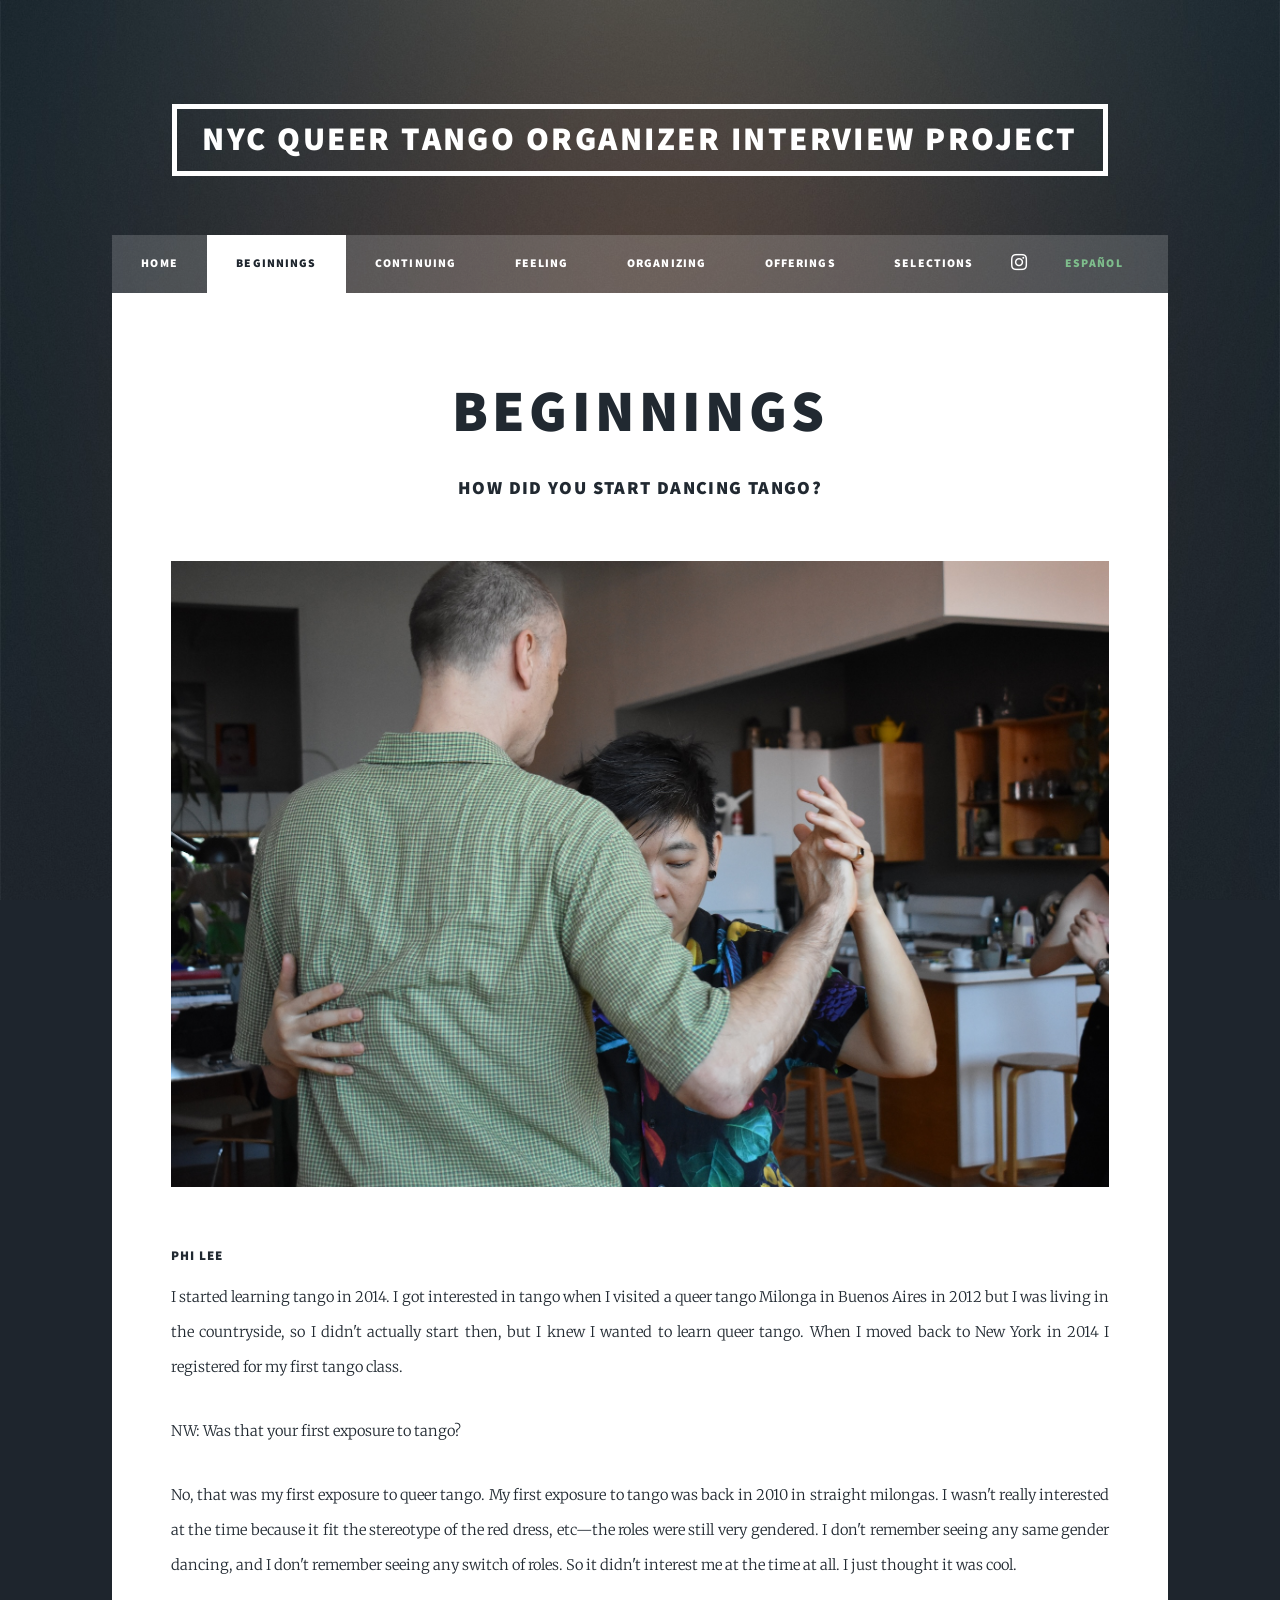
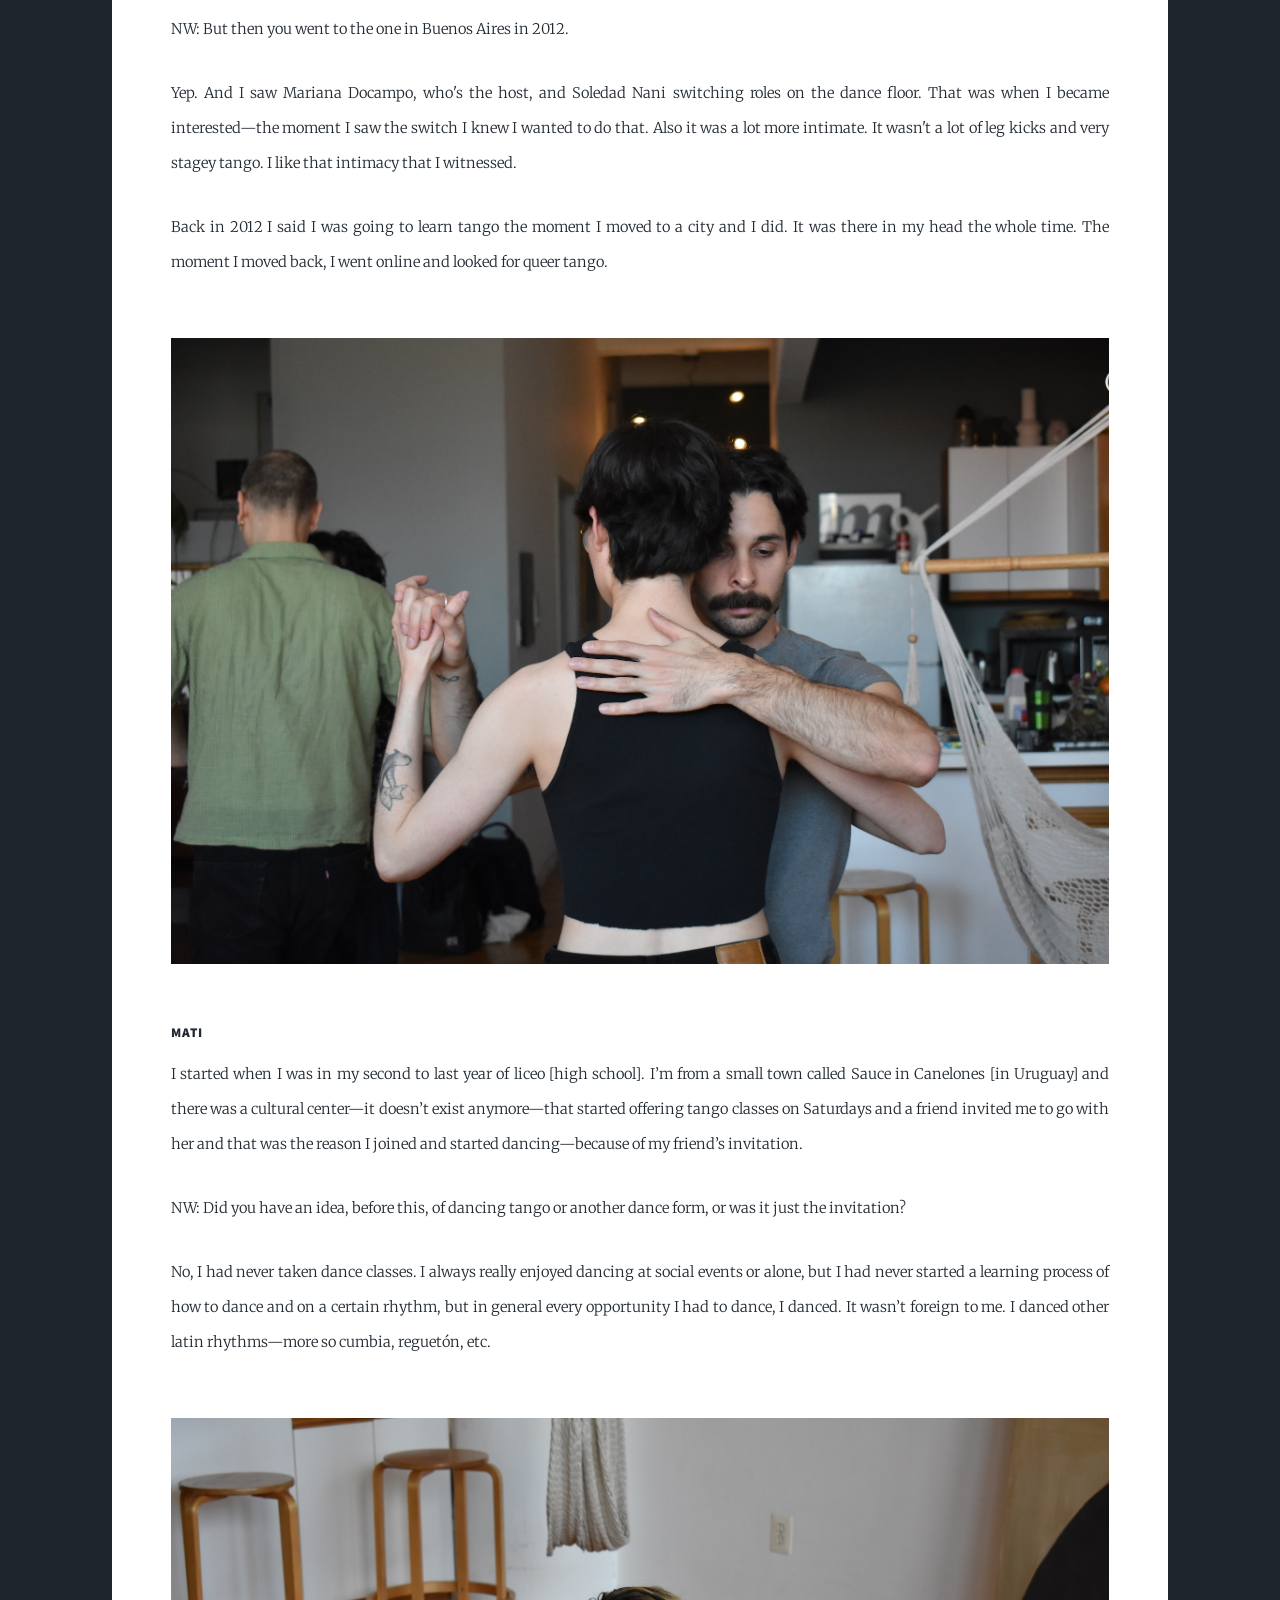
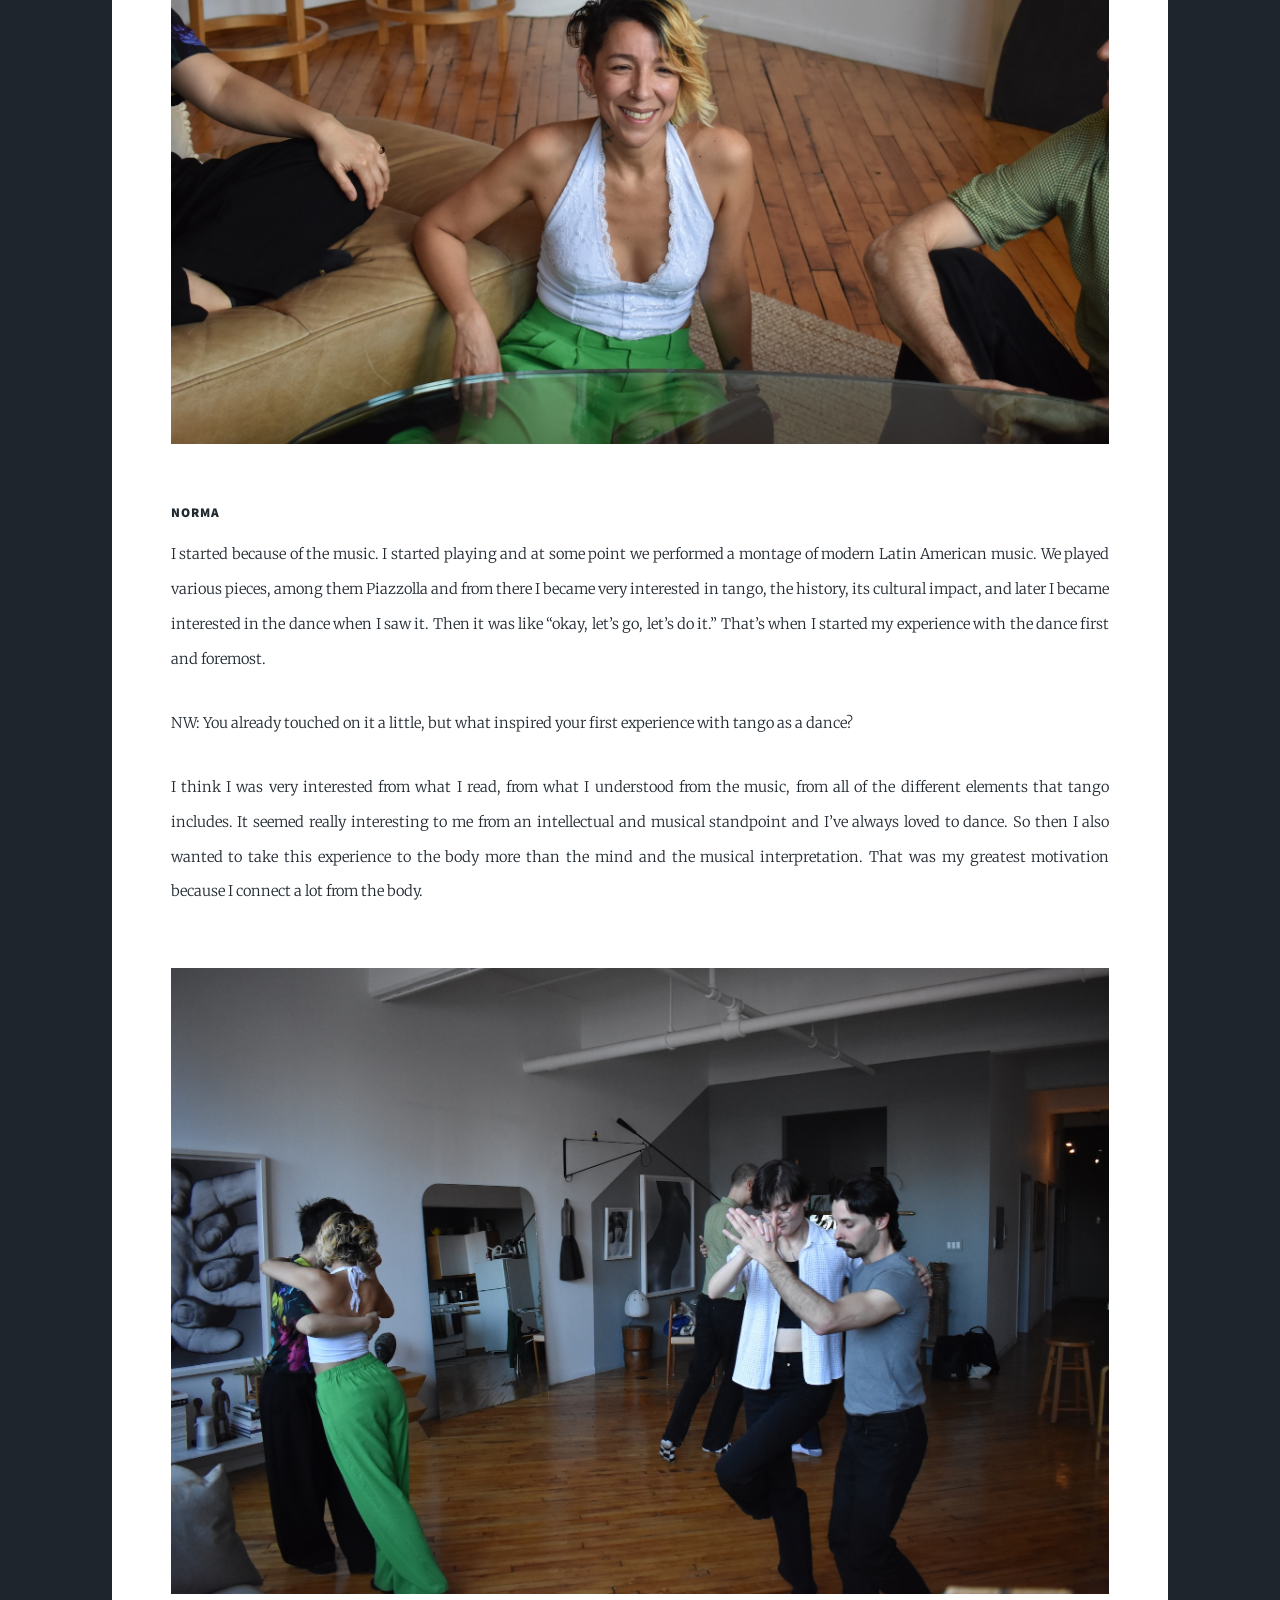
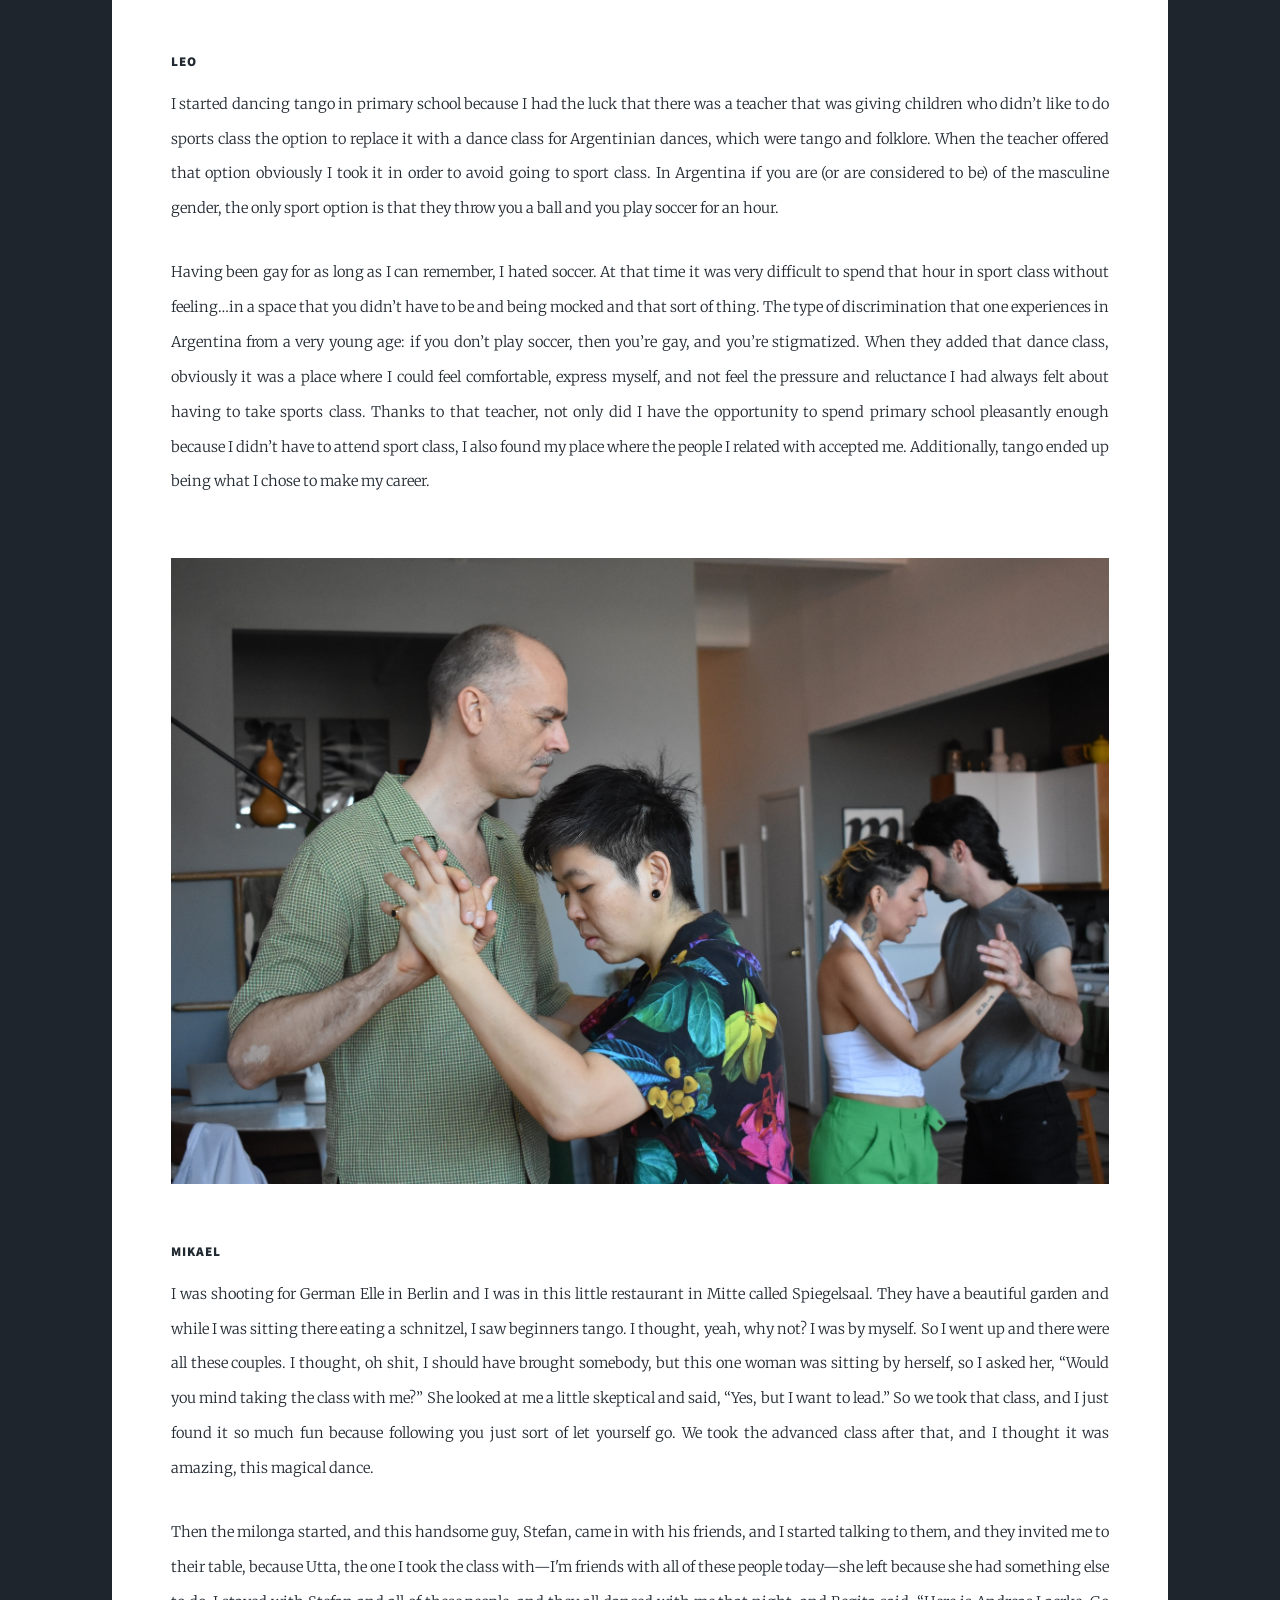
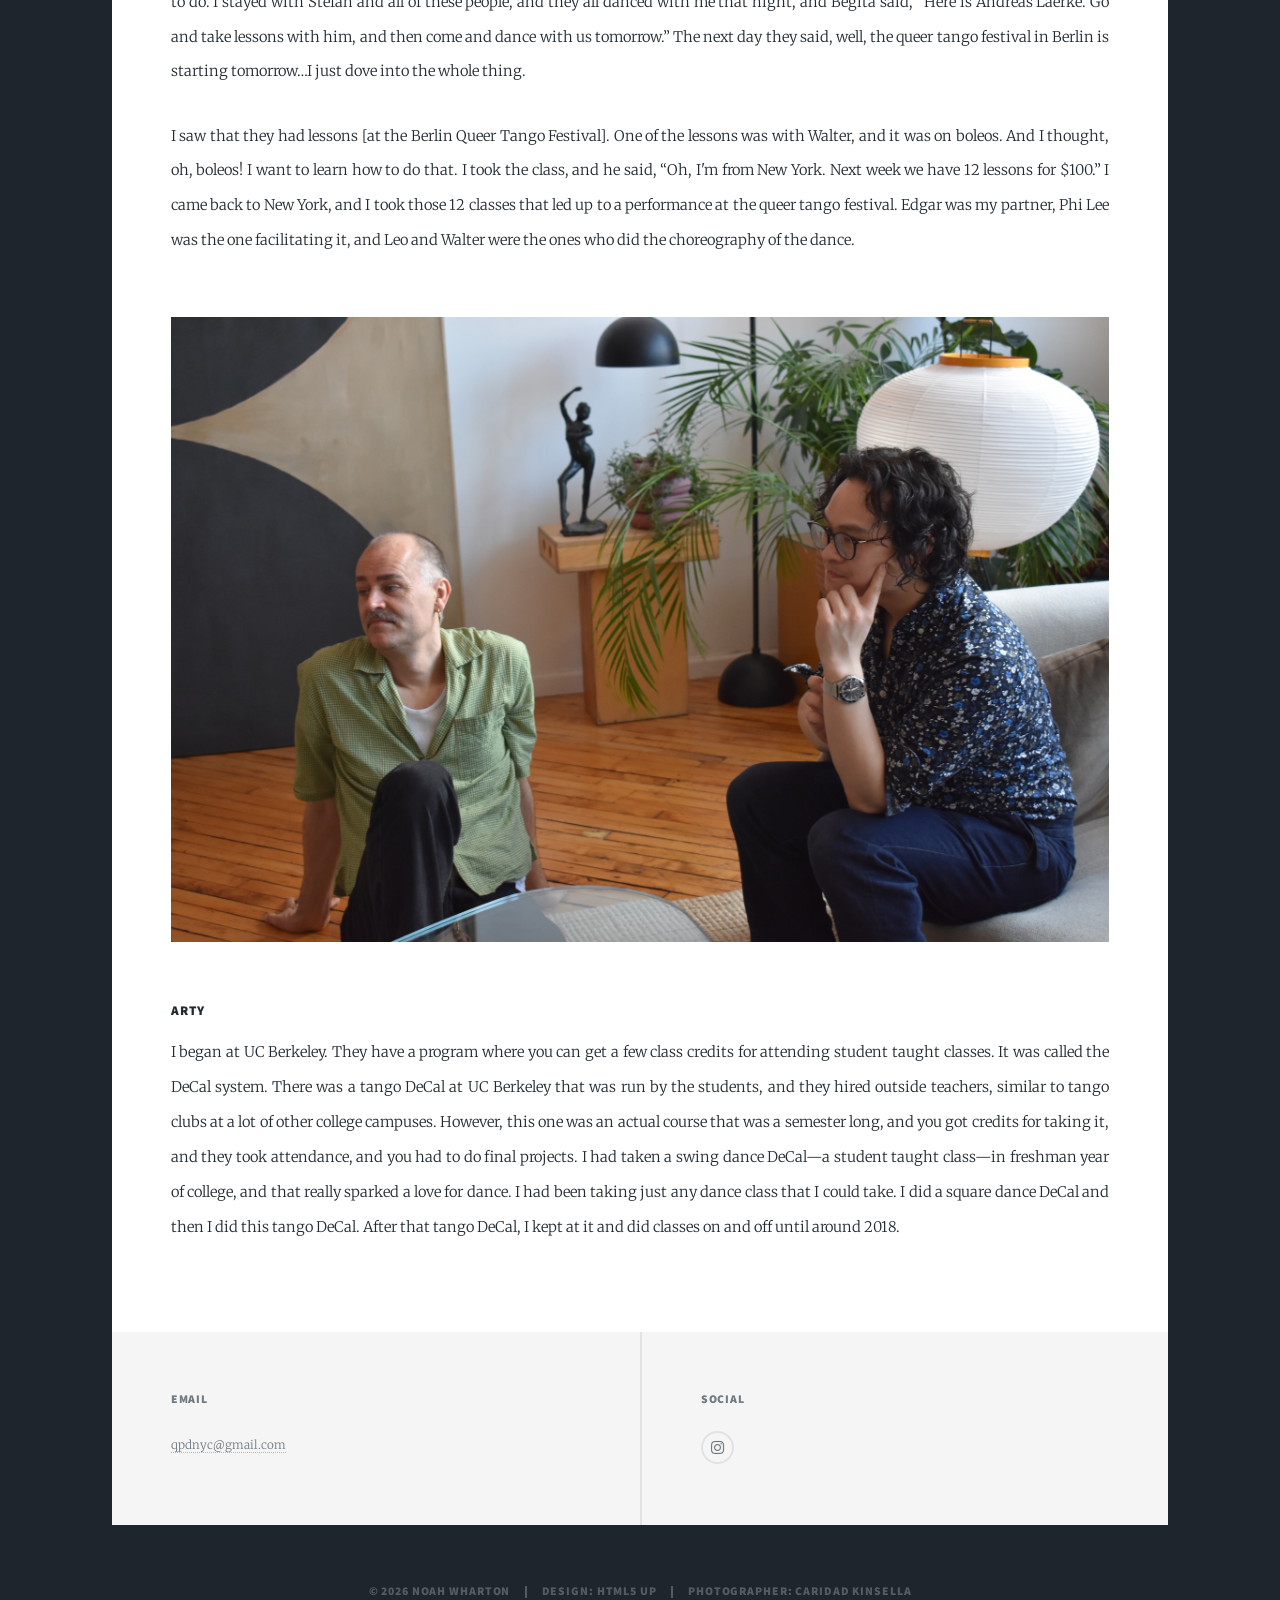
<file: Beginnings.html>
<!DOCTYPE HTML>
<!--
	Massively by HTML5 UP
	html5up.net | @ajlkn
	Free for personal and commercial use under the CCA 3.0 license (html5up.net/license)
-->
<html lang="en">
	<head>
		<title>Beginnings</title>
		<meta charset="utf-8" />
		<meta name="viewport" content="width=device-width, initial-scale=1, user-scalable=no" />
		<link rel="stylesheet" href="assets/css/main.css" />
		<noscript><link rel="stylesheet" href="assets/css/noscript.css" /></noscript>
	</head>
	<body class="is-preload">

		<!-- Wrapper -->
			<div id="wrapper">

				<!-- Header -->
					<header id="header">
						<a href="index.html" class="logo">NYC Queer Tango Organizer Interview Project</a>
					</header>

				<!-- Nav -->
					<nav id="nav">
						<ul class="links">
							<li><a href="index.html">Home</a></li>
							<li class="active"><a href="Beginnings.html">Beginnings</a></li>
                            <li><a href="continuing.html">Continuing</a></li>
                            <li><a href="feeling.html">Feeling</a></li>
                            <li><a href="organizing.html">Organizing</a></li>
                            <li><a href="offerings.html">Offerings</a></li> 
							<li><a href="quotes.html">Selections</a></li> <!--change later and add other pages to nav bar -->
						</ul>
						<ul class="icons">
							<li><a href="https://www.instagram.com/qpdnyc/" class="icon brands fa-instagram"><span class="label">Instagram</span></a></li>
						</ul>
						<ul class="links">
							<li><a href="es/" class="highlight-link">Español</a></li>
						</ul>
					</nav>

				<!— Main —>
					<div id="main">

						<!— Post —>
							<section class="post">
								<header class="major">
									<h1>Beginnings</h1>
                                    <h3>How did you start dancing tango?</h3>
								</header>
								<div class="image main"><img src="images/15_DSC_0303.JPG" alt="" /></div>
                                <h5>Phi Lee</h5>
                                <p>I started learning tango in 2014. I got interested in tango when I visited a queer tango Milonga in Buenos Aires in 2012 but I was living in the countryside, so I didn't actually start then, but I knew I wanted to learn queer tango. When I moved back to New York in 2014 I registered for my first tango class.</p>
							    <p>NW: Was that your first exposure to tango?</p>
                                <p>No, that was my first exposure to queer tango. My first exposure to tango was back in 2010 in straight milongas. I wasn't really interested at the time because it fit the stereotype of the red dress, etc—the roles were still very gendered. I don't remember seeing any same gender dancing, and I don't remember seeing any switch of roles. So it didn't interest me at the time at all. I just thought it was cool.</p>
                                <p>NW: But then you went to the one in Buenos Aires in 2012.</p>
                                <p>Yep. And I saw Mariana Docampo, who's the host, and Soledad Nani switching roles on the dance floor. That was when I became interested—the moment I saw the switch I knew I  wanted to do that. Also it was a lot more intimate. It wasn't a lot of leg kicks and very stagey tango. I like that intimacy that I witnessed.</p>
                                <p>Back in 2012 I said I was going to learn tango the moment I moved to a city and I did. It was there in my head the whole time. The moment I moved back, I went online and looked for queer tango.</p>
                                <div class="image main"><img src="images/21_DSC_0212.JPG" alt="" /></div>
                                <h5>Mati</h5>
                                <p>I started when I was in my second to last year of liceo [high school]. I’m from a small town called Sauce in Canelones [in Uruguay] and there was a cultural center—it doesn’t exist anymore—that started offering tango classes on Saturdays and a friend invited me to go with her and that was the reason I joined and started dancing—because of my friend’s invitation.</p>
                                <p>NW: Did you have an idea, before this, of dancing tango or another dance form, or was it just the invitation?</p>
                                <p>No, I had never taken dance classes. I always really enjoyed dancing at social events or alone, but I had never started a learning process of how to dance and on a certain rhythm, but in general every opportunity I had to dance, I danced. It wasn’t foreign to me. I danced other latin rhythms—more so cumbia, reguetón, etc.</p>
                                <div class="image main"><img src="images/16_DSC_0437.JPG" alt="" /></div>
                                <h5>Norma</h5>
                                <p>I started because of the music. I started playing and at some point we performed a montage of modern Latin American music. We played various pieces, among them Piazzolla and from there I became very interested in tango, the history, its cultural impact, and later I became interested in the dance when I saw it. Then it was like “okay, let’s go, let’s do it.” That’s when I started my experience with the dance first and foremost.</p>
                                <p>NW: You already touched on it a little, but what inspired your first experience with tango as a dance?</p>
                                <p>I think I was very interested from what I read, from what I understood from the music, from all of the different elements that tango includes. It seemed really interesting to me from an intellectual and musical standpoint and I’ve always loved to dance. So then I also wanted to take this experience to the body more than the mind and the musical interpretation. That was my greatest motivation because I connect a lot from the body.</p>
                                <div class="image main"><img src="images/10_DSC_0126.JPG" alt="" /></div>
                                <h5>Leo</h5>
                                <p>I started dancing tango in primary school because I had the luck that there was a teacher that was giving children who didn’t like to do sports class the option to replace it with a dance class for Argentinian dances, which were tango and folklore. When the teacher offered that option obviously I took it in order to avoid going to sport class. In Argentina if you are (or are considered to be) of the masculine gender, the only sport option is that they throw you a ball and you play soccer for an hour.</p>
                                <p>Having been gay for as long as I can remember, I hated soccer. At that time it was very difficult to spend that hour in sport class without feeling…in a space that you didn’t have to be and being mocked and that sort of thing. The type of discrimination that one experiences in Argentina from a very young age: if you don’t play soccer, then you’re gay, and you’re stigmatized. When they added that dance class, obviously it was a place where I could feel comfortable, express myself, and not feel the pressure and reluctance I had always felt about having to take sports class. Thanks to that teacher, not only did I have the opportunity to spend primary school pleasantly enough because I didn’t have to attend sport class, I also found my place where the people I related with accepted me. Additionally, tango ended up being what I chose to make my career.</p>
                                <div class="image main"><img src="images/18_DSC_0302.JPG" alt="" /></div>
                                 <h5>Mikael</h5>
								<p>I was shooting for German Elle in Berlin and I was in this little restaurant in Mitte called Spiegelsaal. They have a beautiful garden and while I was sitting there eating a schnitzel, I saw beginners tango. I thought, yeah, why not? I was by myself. So I went up and there were all these couples. I thought, oh shit, I should have brought somebody, but this one woman was sitting by herself, so I asked her, “Would you mind taking the class with me?” She looked at me a little skeptical and said, “Yes, but I want to lead.” So we took that class, and I just found it so much fun because following you just sort of let yourself go. We took the advanced class after that, and I thought it was amazing, this magical dance.</p>
								<p>Then the milonga started, and this handsome guy, Stefan, came in with his friends, and I started talking to them, and they invited me to their table, because Utta, the one I took the class with—I'm friends with all of these people today—she left because she had something else to do. I stayed with Stefan and all of these people, and they all danced with me that night, and Begita said, “Here is Andreas Laerke. Go and take lessons with him, and then come and dance with us tomorrow.” The next day they said, well, the queer tango festival in Berlin is starting tomorrow…I just dove into the whole thing.</p>
                                <p>I saw that they had lessons [at the Berlin Queer Tango Festival]. One of the lessons was with Walter, and it was on boleos. And I thought, oh, boleos! I want to learn how to do that. I took the class, and he said, “Oh, I'm from New York. Next week we have 12 lessons for $100.” I came back to New York, and I took those 12 classes that led up to a performance at the queer tango festival. Edgar was my partner, Phi Lee was the one facilitating it, and Leo and Walter were the ones who did the choreography of the dance.</p>
                                <div class="image main"><img src="images/32_DSC_0444.JPG" alt="" /></div>
                                 <h5>Arty</h5>
                                <p>I began at UC Berkeley. They have a program where you can get a few class credits for attending student taught classes. It was called the DeCal system. There was a tango DeCal at UC Berkeley that was run by the students, and they hired outside teachers, similar to tango clubs at a lot of other college campuses. However, this one was an actual course that was a semester long, and you got credits for taking it, and they took attendance, and you had to do final projects. I had taken a swing dance DeCal—a student taught class—in freshman year of college, and that really sparked a love for dance. I had been taking just any dance class that I could take. I did a square dance DeCal and then I did this tango DeCal. After that tango DeCal, I kept at it and did classes on and off until around 2018.</p>
                            </section>

					</div>

				<!-- Footer -->
					<footer id="footer">
							<section>
								<h3>Email</h3>
								<p><a href="qpdnyc@gmail.com">qpdnyc@gmail.com</a></p>
							</section>
							<section>
								<h3>Social</h3>
								<ul class="icons alt">
									<li><a href="https://www.instagram.com/qpdnyc/" class="icon brands alt fa-instagram"><span class="label">Instagram</span></a></li>
								</ul>
							</section>
						</section>
					</footer>

				<!-- Copyright -->
					<div id="copyright">
						<ul><li>&copy; 2026 Noah Wharton</li><li>Design: <a href="https://html5up.net">HTML5 UP</a></li><li>Photographer: Caridad Kinsella</li></ul>
					</div>

			</div>

		<!-- Scripts -->
			<script src="assets/js/jquery.min.js"></script>
			<script src="assets/js/jquery.scrollex.min.js"></script>
			<script src="assets/js/jquery.scrolly.min.js"></script>
			<script src="assets/js/browser.min.js"></script>
			<script src="assets/js/breakpoints.min.js"></script>
			<script src="assets/js/util.js"></script>
			<script src="assets/js/main.js"></script>

	</body>
</html>
</file>
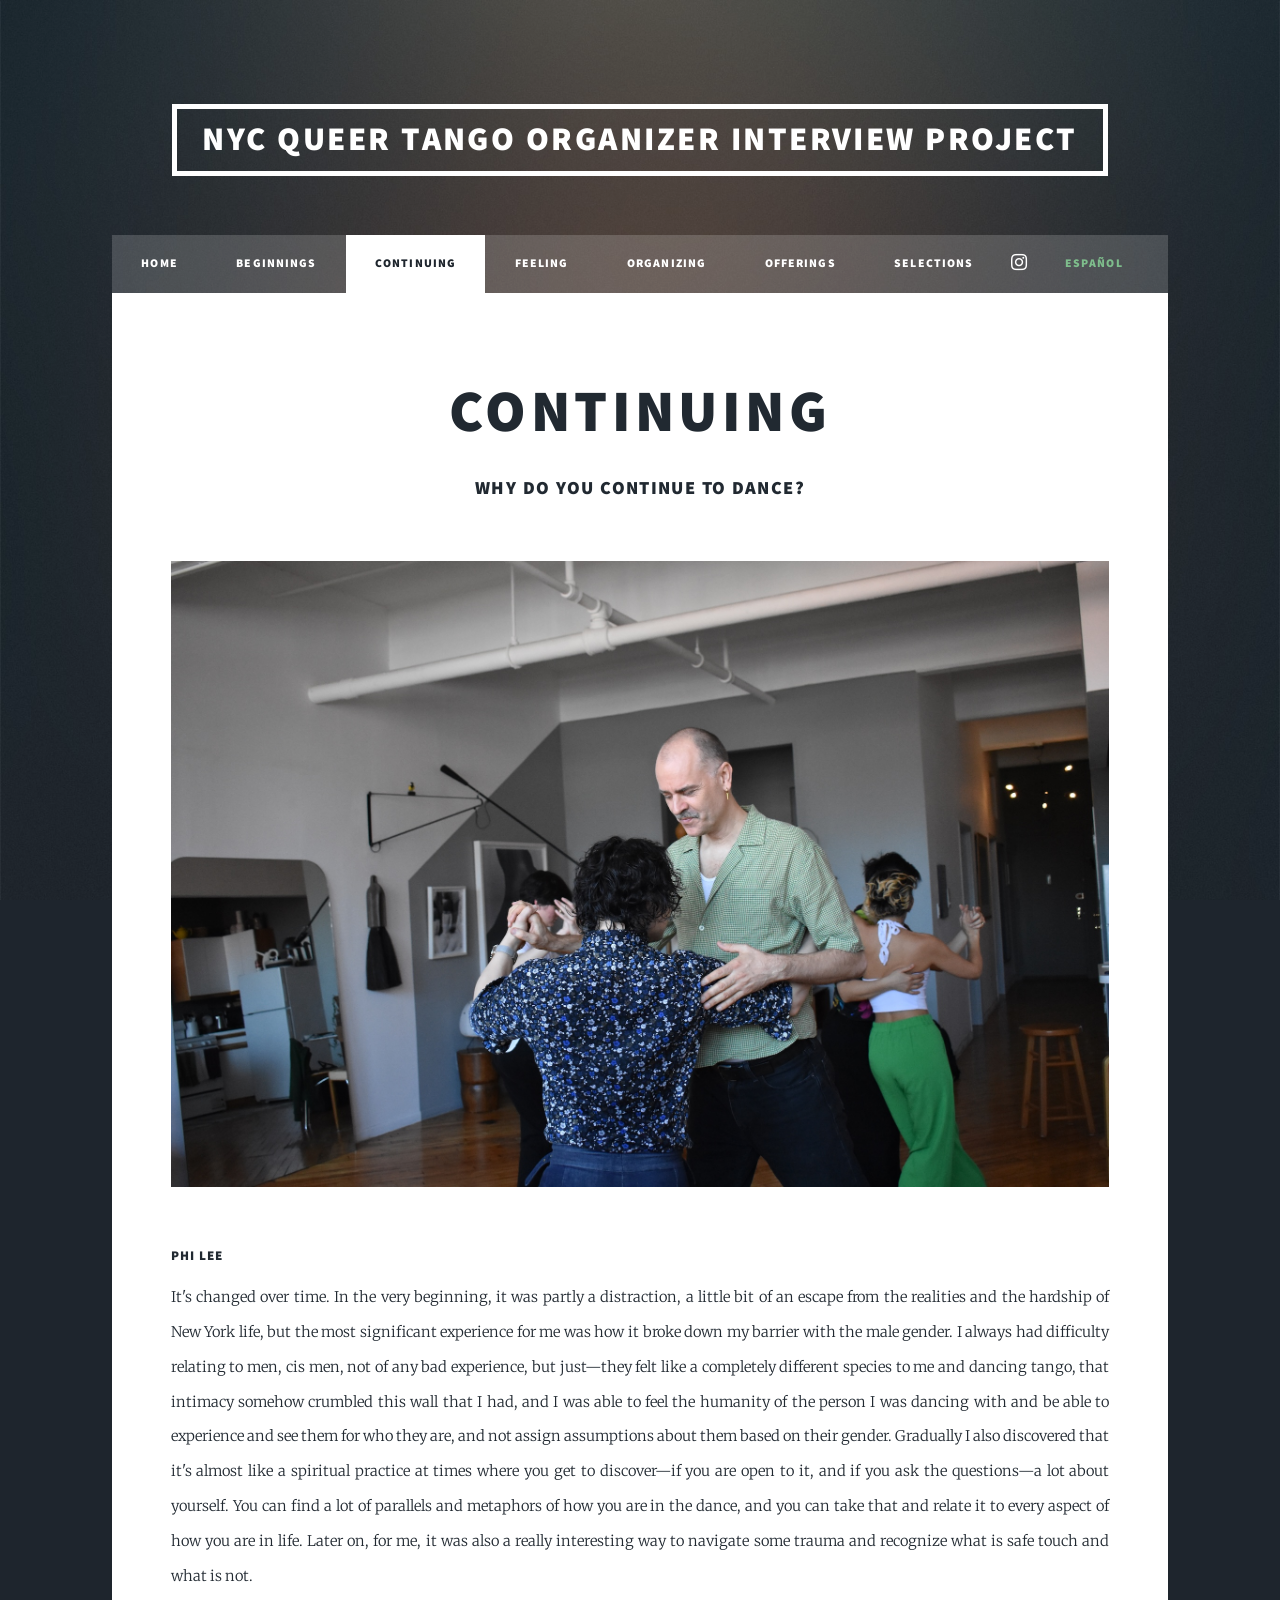
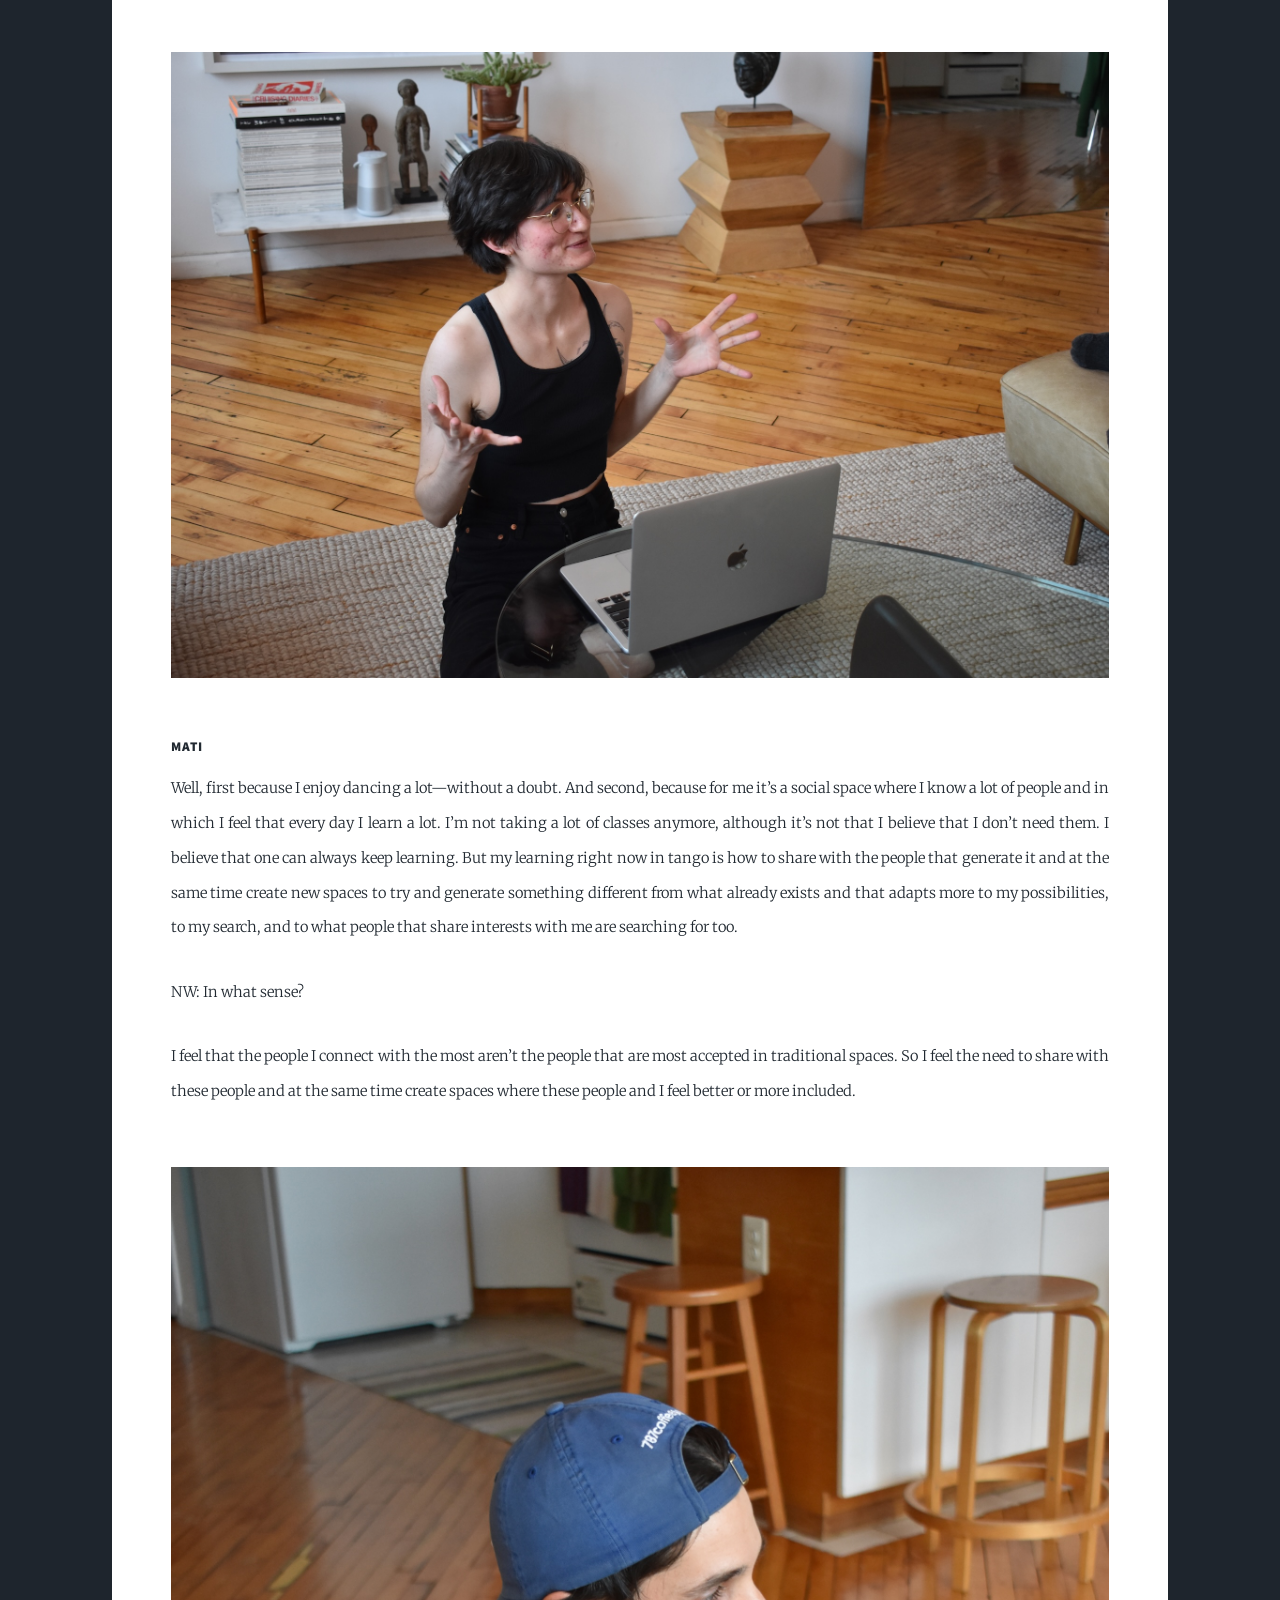
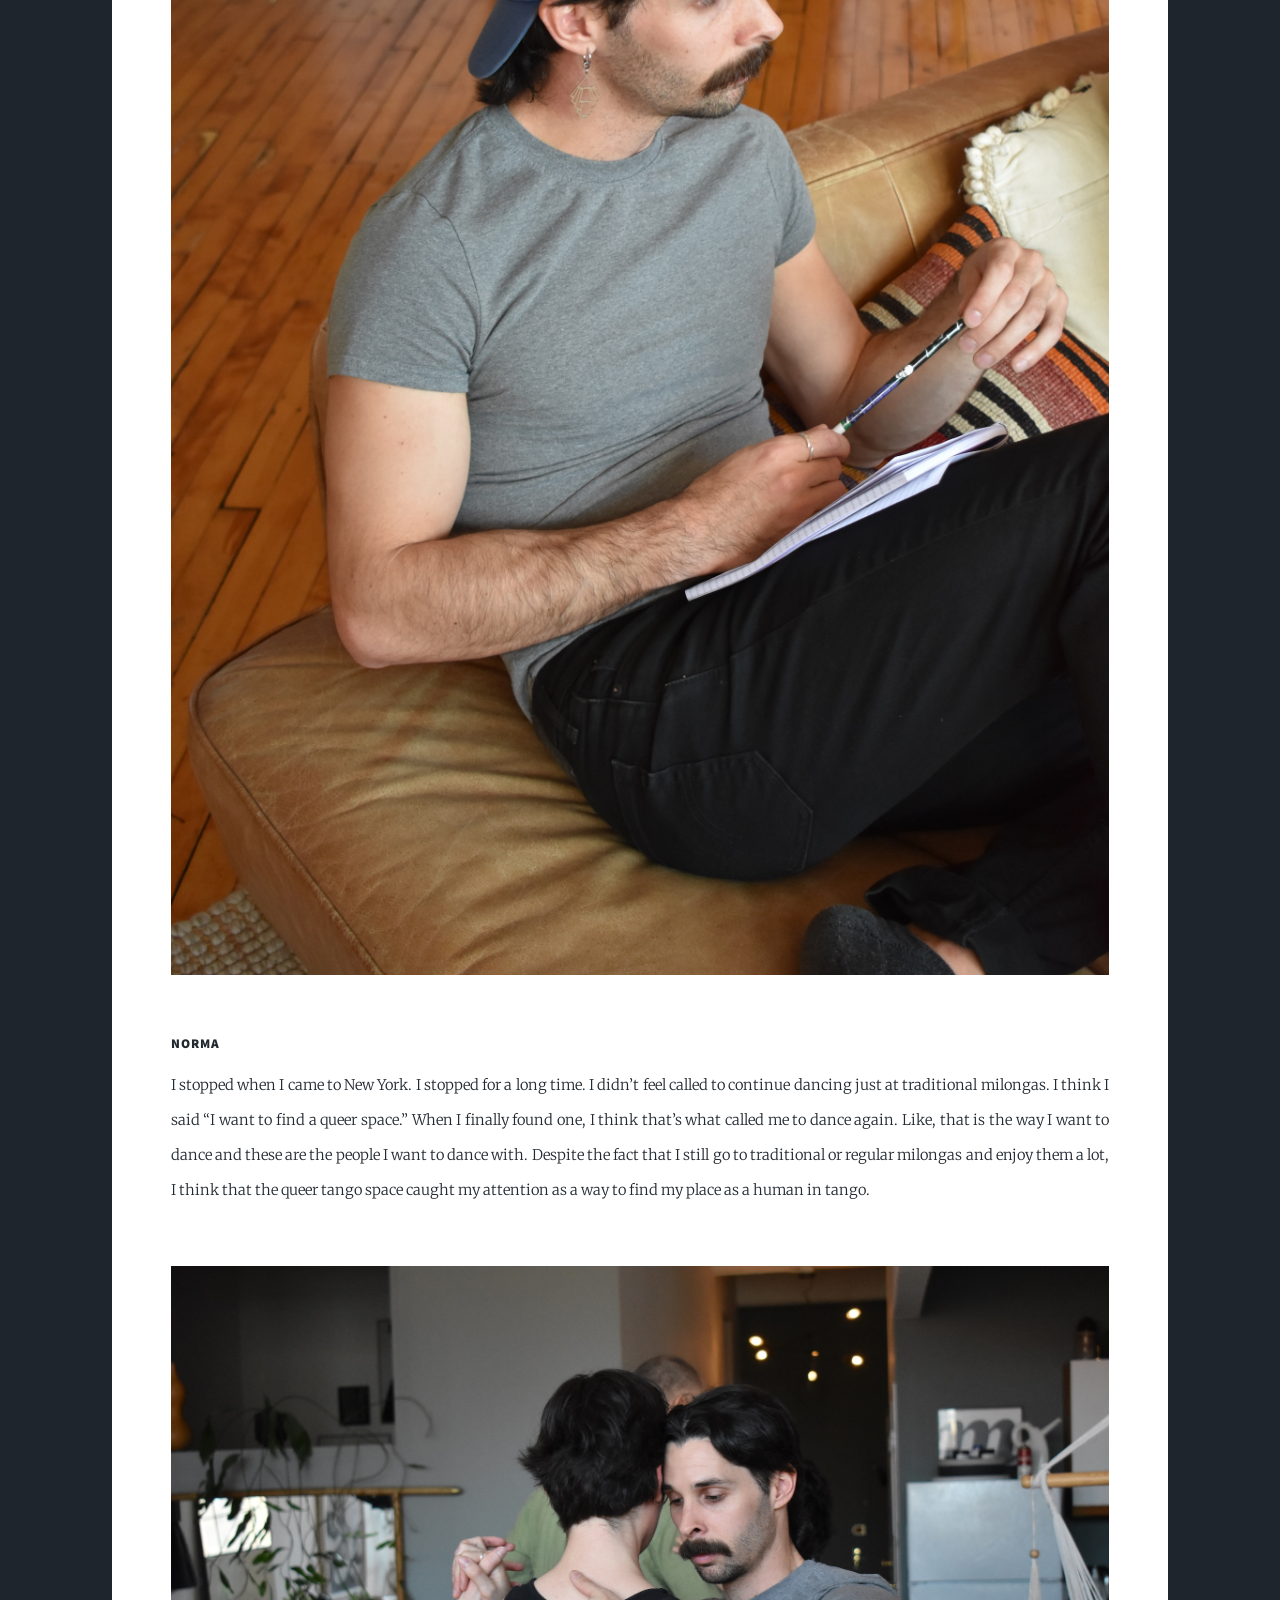
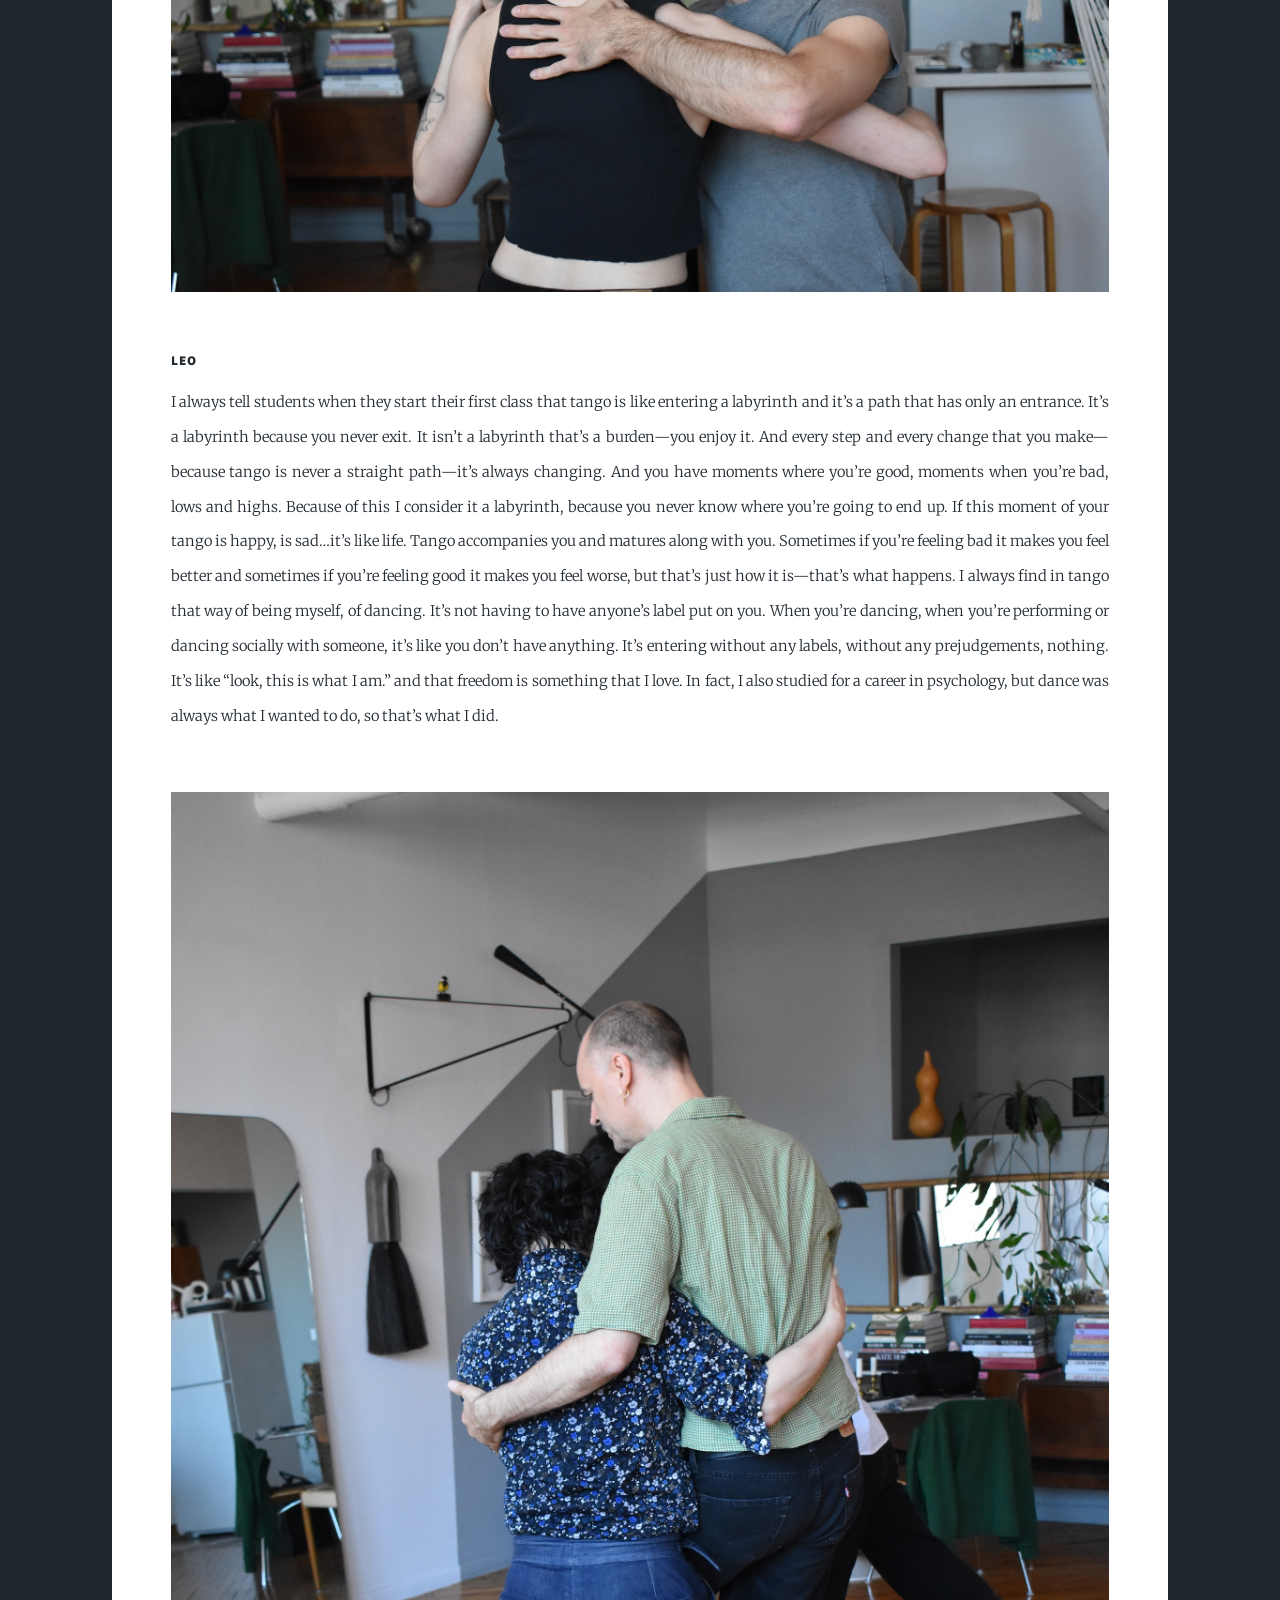
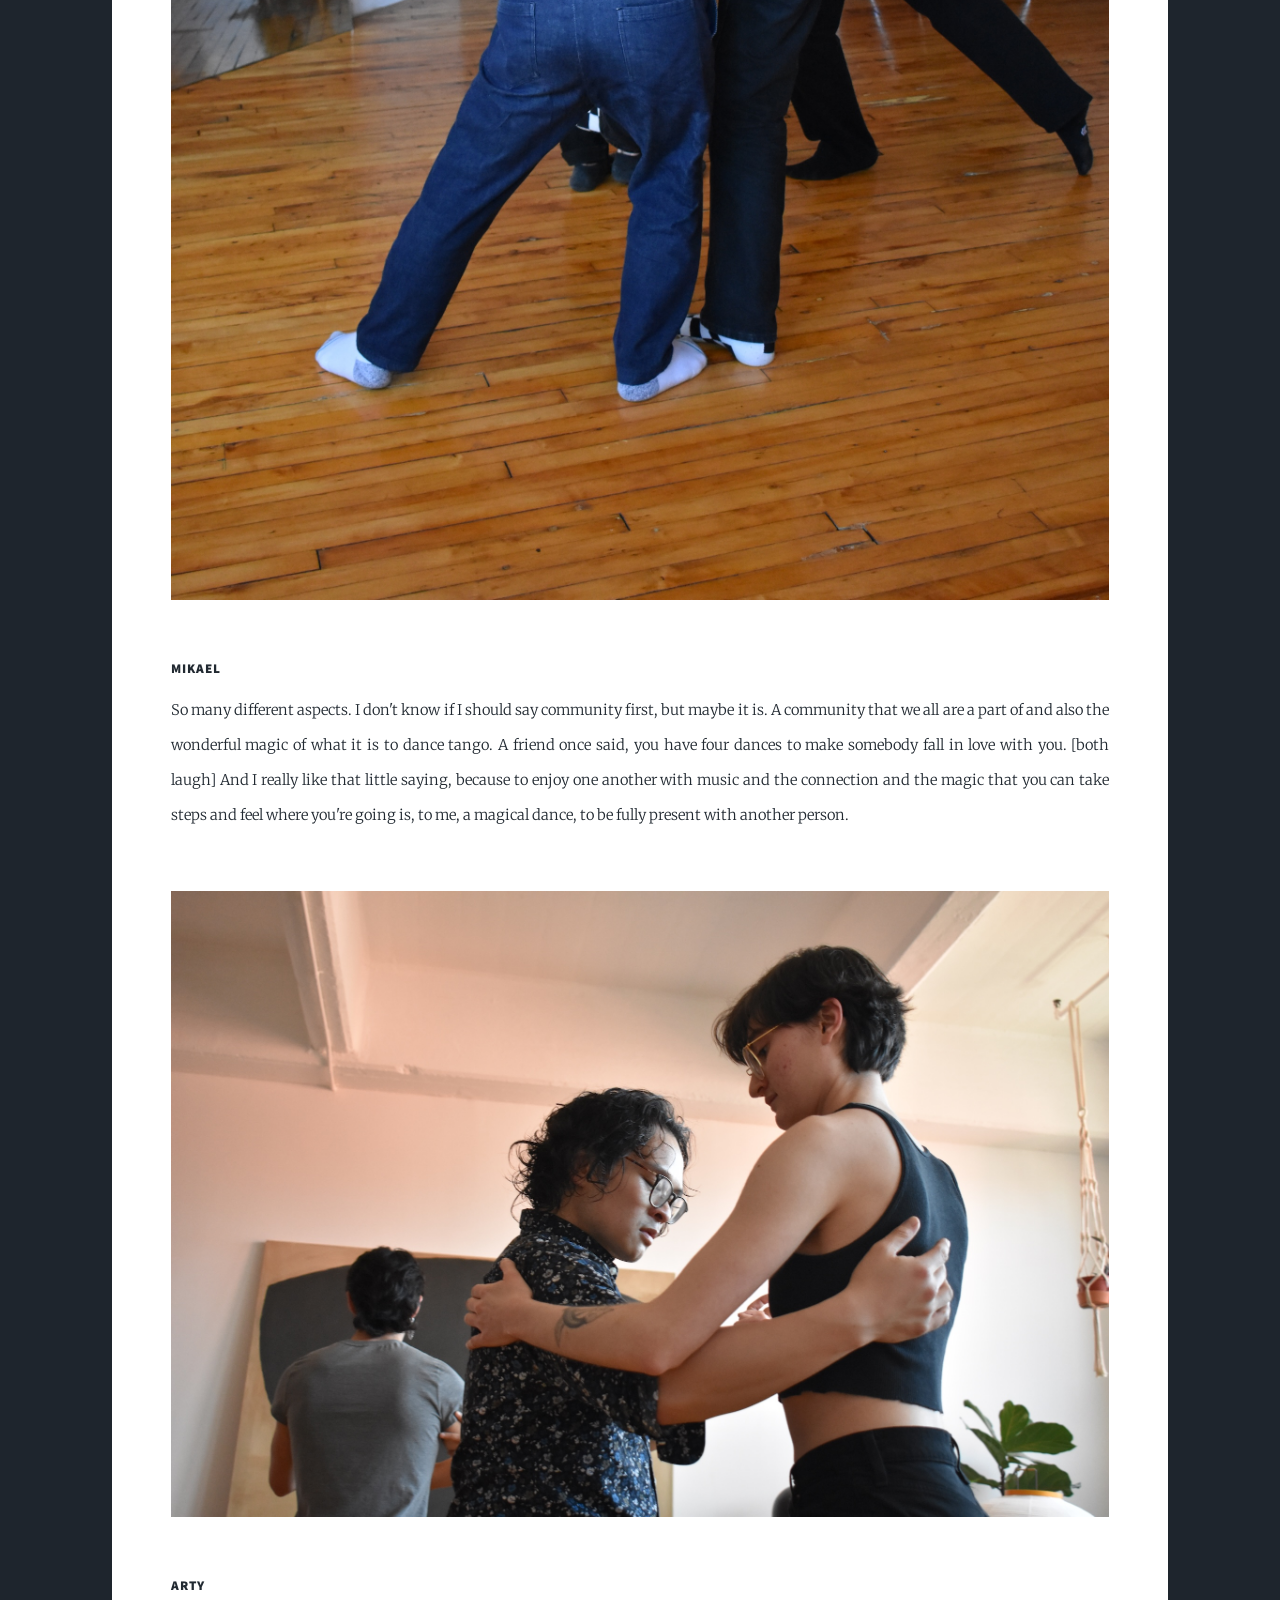
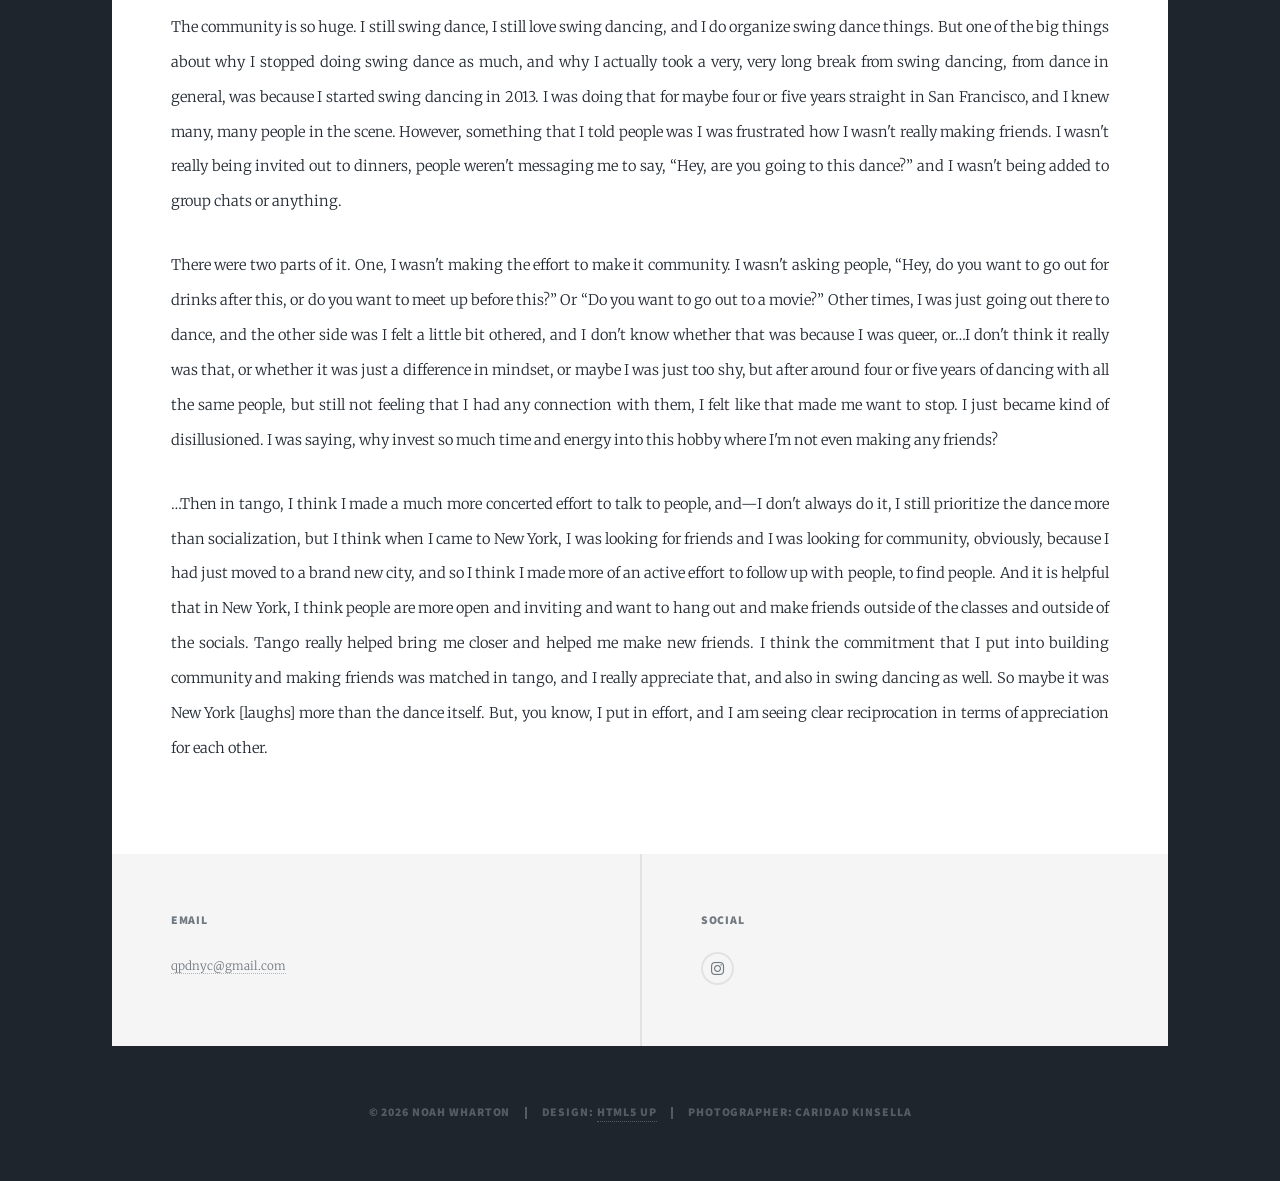
<file: continuing.html>
<!DOCTYPE HTML>
<!--
	Massively by HTML5 UP
	html5up.net | @ajlkn
	Free for personal and commercial use under the CCA 3.0 license (html5up.net/license)
-->
<html lang="en">
	<head>
		<title>Continuing</title>
		<meta charset="utf-8" />
		<meta name="viewport" content="width=device-width, initial-scale=1, user-scalable=no" />
		<link rel="stylesheet" href="assets/css/main.css" />
		<noscript><link rel="stylesheet" href="assets/css/noscript.css" /></noscript>
	</head>
	<body class="is-preload">

		<!-- Wrapper -->
			<div id="wrapper">

				<!-- Header -->
					<header id="header">
						<a href="index.html" class="logo">NYC Queer Tango Organizer Interview Project</a>
					</header>

				<!— Nav —>
					<nav id="nav">
						<ul class="links">
							<li><a href="index.html">Home</a></li>
                            <li><a href="Beginnings.html">Beginnings</a></li>
							<li class="active"><a href="continuing.html">Continuing</a></li>
                            <li><a href="feeling.html">Feeling</a></li>
                            <li><a href="organizing.html">Organizing</a></li>
                            <li><a href="offerings.html">Offerings</a></li> 
							<li><a href="quotes.html">Selections</a></li> 
						</ul>
						<ul class="icons">
							<li><a href="https://www.instagram.com/qpdnyc/" class="icon brands fa-instagram"><span class="label">Instagram</span></a></li>
						</ul>
						<ul class="links">
							<li><a href="es/" class="highlight-link">Español</a></li>
						</ul>
					</nav>

				<!— Main —>
					<div id="main">

						<!— Post —>
							<section class="post">
								<header class="major">
									<h1>Continuing</h1>
                                    <h3>Why do you continue to dance?</h3>
								</header>
								<div class="image main"><img src="images/37_DSC_0179.JPG" alt="" /></div>
                                <h5>Phi Lee</h5>
							    <p>It's changed over time. In the very beginning, it was partly a distraction, a little bit of an escape from the realities and the hardship of New York life, but the most significant experience for me was how it broke down my barrier with the male gender. I always had difficulty relating to men, cis men, not of any bad experience, but just—they felt like a completely different species to me and dancing tango, that intimacy somehow crumbled this wall that I had, and I was able to feel the humanity of the person I was dancing with and be able to experience and see them for who they are, and not assign assumptions about them based on their gender. Gradually I also discovered that it's almost like a spiritual practice at times where you get to discover—if you are open to it, and if you ask the questions—a lot about yourself. You can find a lot of parallels and metaphors of how you are in the dance, and you can take that and relate it to every aspect of how you are in life. Later on, for me, it was also a really interesting way to navigate some trauma and recognize what is safe touch and what is not.</p>
                                <div class="image main"><img src="images/07_DSC_0427.JPG" alt="" /></div>
                                <h5>Mati</h5>
                                <p>Well, first because I enjoy dancing a lot—without a doubt. And second, because for me it’s a social space where I know a lot of people and in which I feel that every day I learn a lot. I’m not taking a lot of classes anymore, although it’s not that I believe that I don’t need them. I believe that one can always keep learning. But my learning right now in tango is how to share with the people that generate it and at the same time create new spaces to try and generate something different from what already exists and that adapts more to my possibilities, to my search, and to what people that share interests with me are searching for too.</p>
                                <p>NW: In what sense?</p>
                                <p>I feel that the people I connect with the most aren’t the people that are most accepted in traditional spaces. So I feel the need to share with these people and at the same time create spaces where these people and I feel better or more included.</p>
                                <div class="image main"><img src="images/05_DSC_0478.JPG" alt="" /></div>
                                <h5>Norma</h5>
                                <p>I stopped when I came to New York. I stopped for a long time. I didn’t feel called to continue dancing just at traditional milongas. I think I said “I want to find a queer space.” When I finally found one, I think that’s what called me to dance again. Like, that is the way I want to dance and these are the people I want to dance with. Despite the fact that I still go to traditional or regular milongas and enjoy them a lot, I think that the queer tango space caught my attention as a way to find my place as a human in tango.</p>
                                <div class="image main"><img src="images/30_DSC_0210.JPG" alt="" /></div>
                                <h5>Leo</h5>
                                <p>I always tell students when they start their first class that tango is like entering a labyrinth and it’s a path that has only an entrance. It’s a labyrinth because you never exit. It isn’t a labyrinth that’s a burden—you enjoy it. And every step and every change that you make—because tango is never a straight path—it’s always changing. And you have moments where you’re good, moments when you’re bad, lows and highs. Because of this I consider it a labyrinth, because you never know where you’re going to end up. If this moment of your tango is happy, is sad…it’s like life. Tango accompanies you and matures along with you. Sometimes if you’re feeling bad it makes you feel better and sometimes if you’re feeling good it makes you feel worse, but that’s just how it is—that’s what happens. I always find in tango that way of being myself, of dancing. It’s not having to have anyone’s label put on you. When you’re dancing, when you’re performing or dancing socially with someone, it’s like you don’t have anything. It’s entering without any labels, without any prejudgements, nothing. It’s like “look, this is what I am.” and that freedom is something that I love. In fact, I also studied for a career in psychology, but dance was always what I wanted to do, so that’s what I did.</p>
                                <div class="image main"><img src="images/34_DSC_0168.JPG" alt="" /></div>
                                 <h5>Mikael</h5>
								<p>So many different aspects. I don't know if I should say community first, but maybe it is. A community that we all are a part of and also the wonderful magic of what it is to dance tango. A friend once said, you have four dances to make somebody fall in love with you. [both laugh] And I really like that little saying, because to enjoy one another with music and the connection and the magic that you can take steps and feel where you're going is, to me, a magical dance, to be fully present with another person.</p>
                                <div class="image main"><img src="images/29_DSC_0277.JPG" alt="" /></div>
                                 <h5>Arty</h5>
                                <p>The community is so huge. I still swing dance, I still love swing dancing, and I do organize swing dance things. But one of the big things about why I stopped doing swing dance as much, and why I actually took a very, very long break from swing dancing, from dance in general, was because I started swing dancing in 2013. I was doing that for maybe four or five years straight in San Francisco, and I knew many, many people in the scene. However, something that I told people was I was frustrated how I wasn't really making friends. I wasn't really being invited out to dinners, people weren't messaging me to say, “Hey, are you going to this dance?” and I wasn't being added to group chats or anything.</p>
                                <p>There were two parts of it. One, I wasn't making the effort to make it community. I wasn't asking people, “Hey, do you want to go out for drinks after this, or do you want to meet up before this?” Or “Do you want to go out to a movie?” Other times, I was just going out there to dance, and the other side was I felt a little bit othered, and I don't know whether that was because I was queer, or…I don't think it really was that, or whether it was just a difference in mindset, or maybe I was just too shy, but after around four or five years of dancing with all the same people, but still not feeling that I had any connection with them, I felt like that made me want to stop. I just became kind of disillusioned. I was saying, why invest so much time and energy into this hobby where I'm not even making any friends?</p>
                                <p>…Then in tango, I think I made a much more concerted effort to talk to people, and—I don't always do it, I still prioritize the dance more than socialization, but I think when I came to New York, I was looking for friends and I was looking for community, obviously, because I had just moved to a brand new city, and so I think I made more of an active effort to follow up with people, to find people. And it is helpful that in New York, I think people are more open and inviting and want to hang out and make friends outside of the classes and outside of the socials. Tango really helped bring me closer and helped me make new friends. I think the commitment that I put into building community and making friends was matched in tango, and I really appreciate that, and also in swing dancing as well. So maybe it was New York [laughs] more than the dance itself. But, you know, I put in effort, and I am seeing clear reciprocation in terms of appreciation for each other.</p>
                            </section>

					</div>

				<!-- Footer -->
					<footer id="footer">
							<section>
								<h3>Email</h3>
								<p><a href="qpdnyc@gmail.com">qpdnyc@gmail.com</a></p>
							</section>
							<section>
								<h3>Social</h3>
								<ul class="icons alt">
									<li><a href="https://www.instagram.com/qpdnyc/" class="icon brands alt fa-instagram"><span class="label">Instagram</span></a></li>
								</ul>
							</section>
						</section>
					</footer>

				<!-- Copyright -->
					<div id="copyright">
						<ul><li>&copy; 2026 Noah Wharton</li><li>Design: <a href="https://html5up.net">HTML5 UP</a></li><li>Photographer: Caridad Kinsella</li></ul>
					</div>

			</div>

		<!-- Scripts -->
			<script src="assets/js/jquery.min.js"></script>
			<script src="assets/js/jquery.scrollex.min.js"></script>
			<script src="assets/js/jquery.scrolly.min.js"></script>
			<script src="assets/js/browser.min.js"></script>
			<script src="assets/js/breakpoints.min.js"></script>
			<script src="assets/js/util.js"></script>
			<script src="assets/js/main.js"></script>

	</body>
</html>
</file>
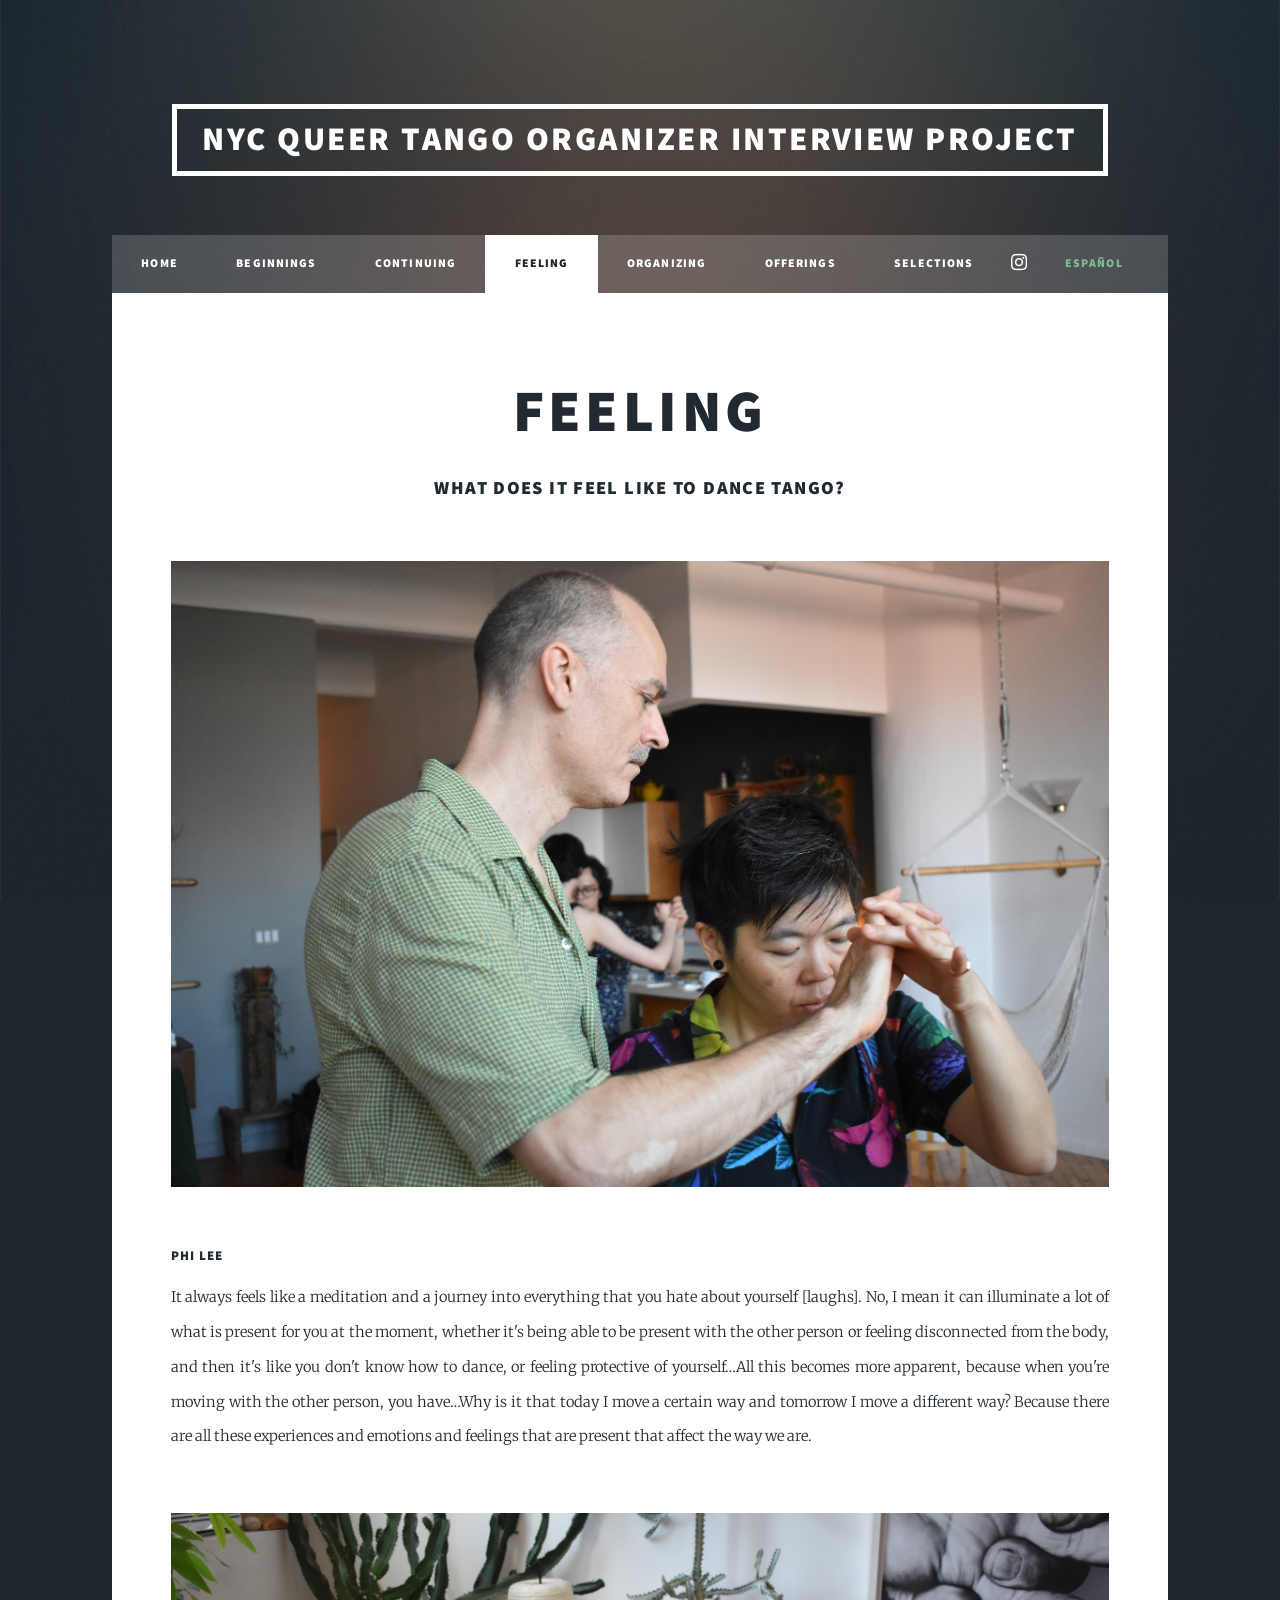
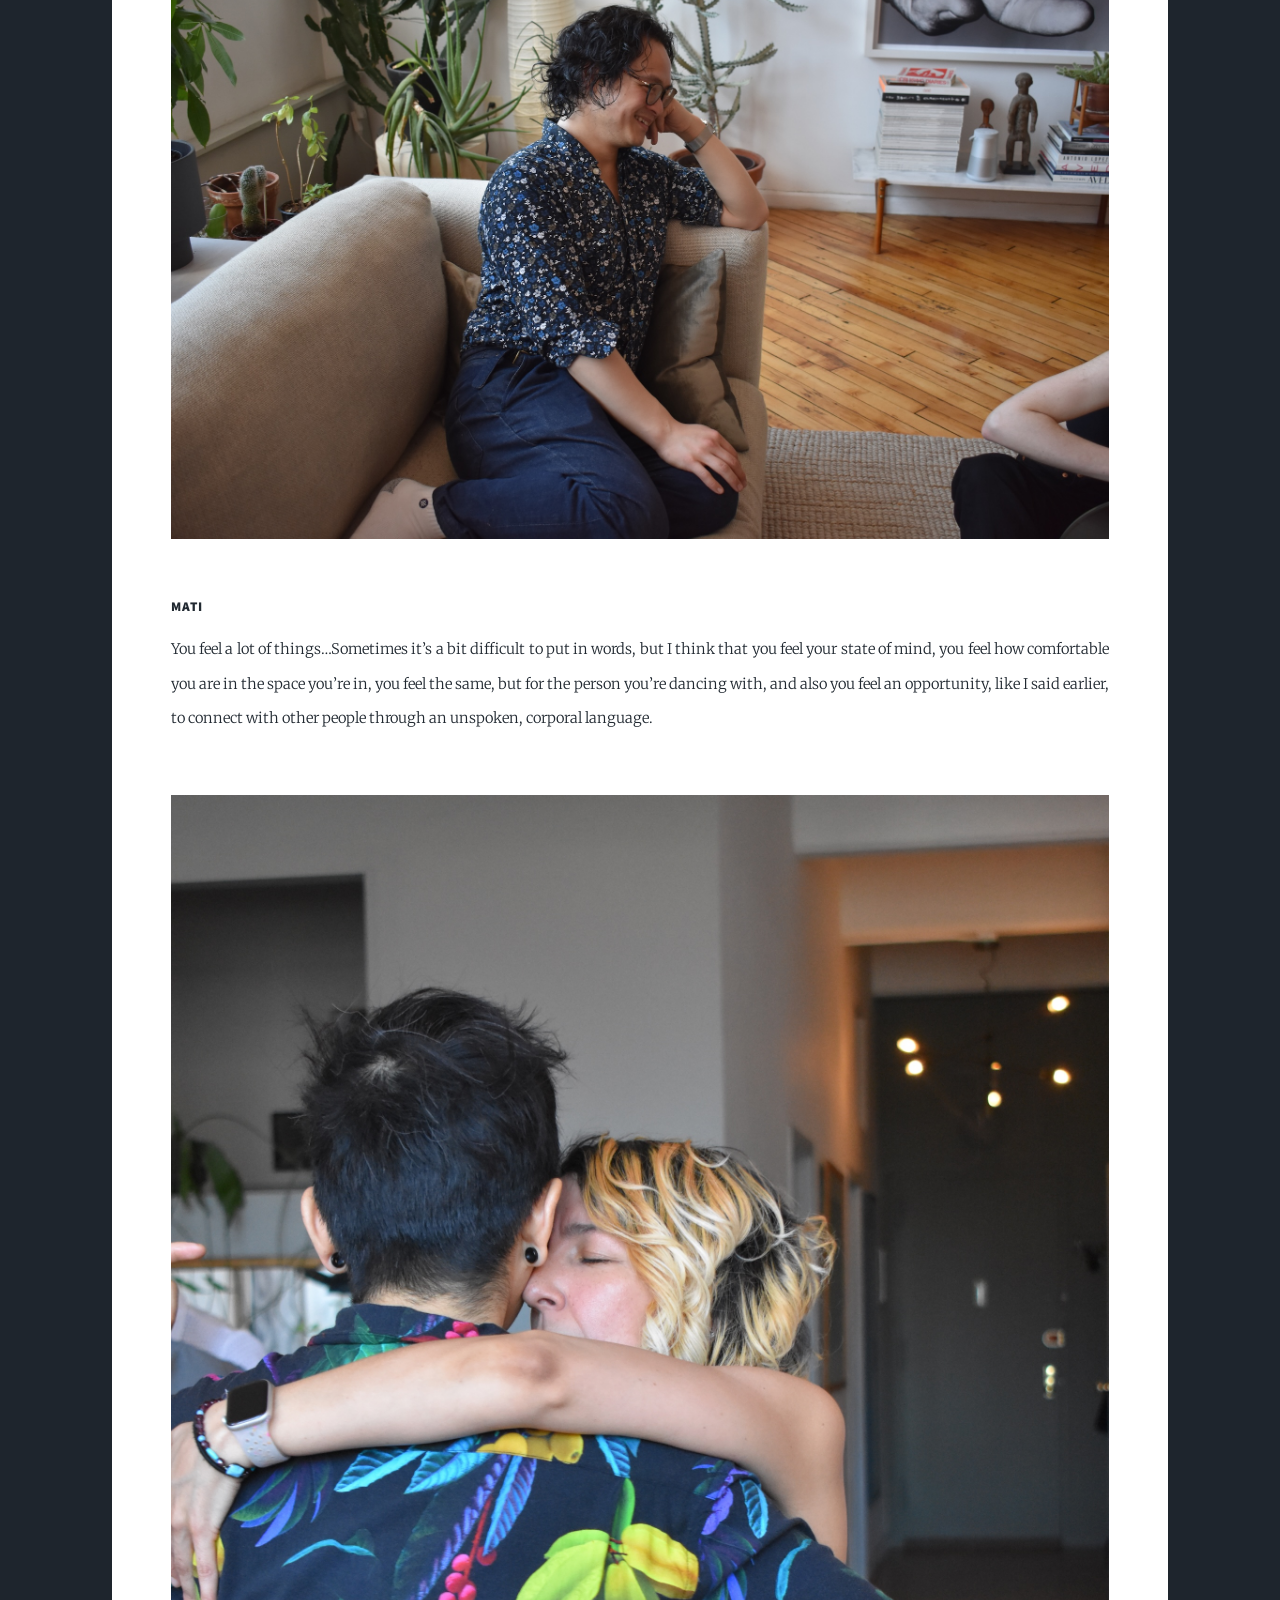
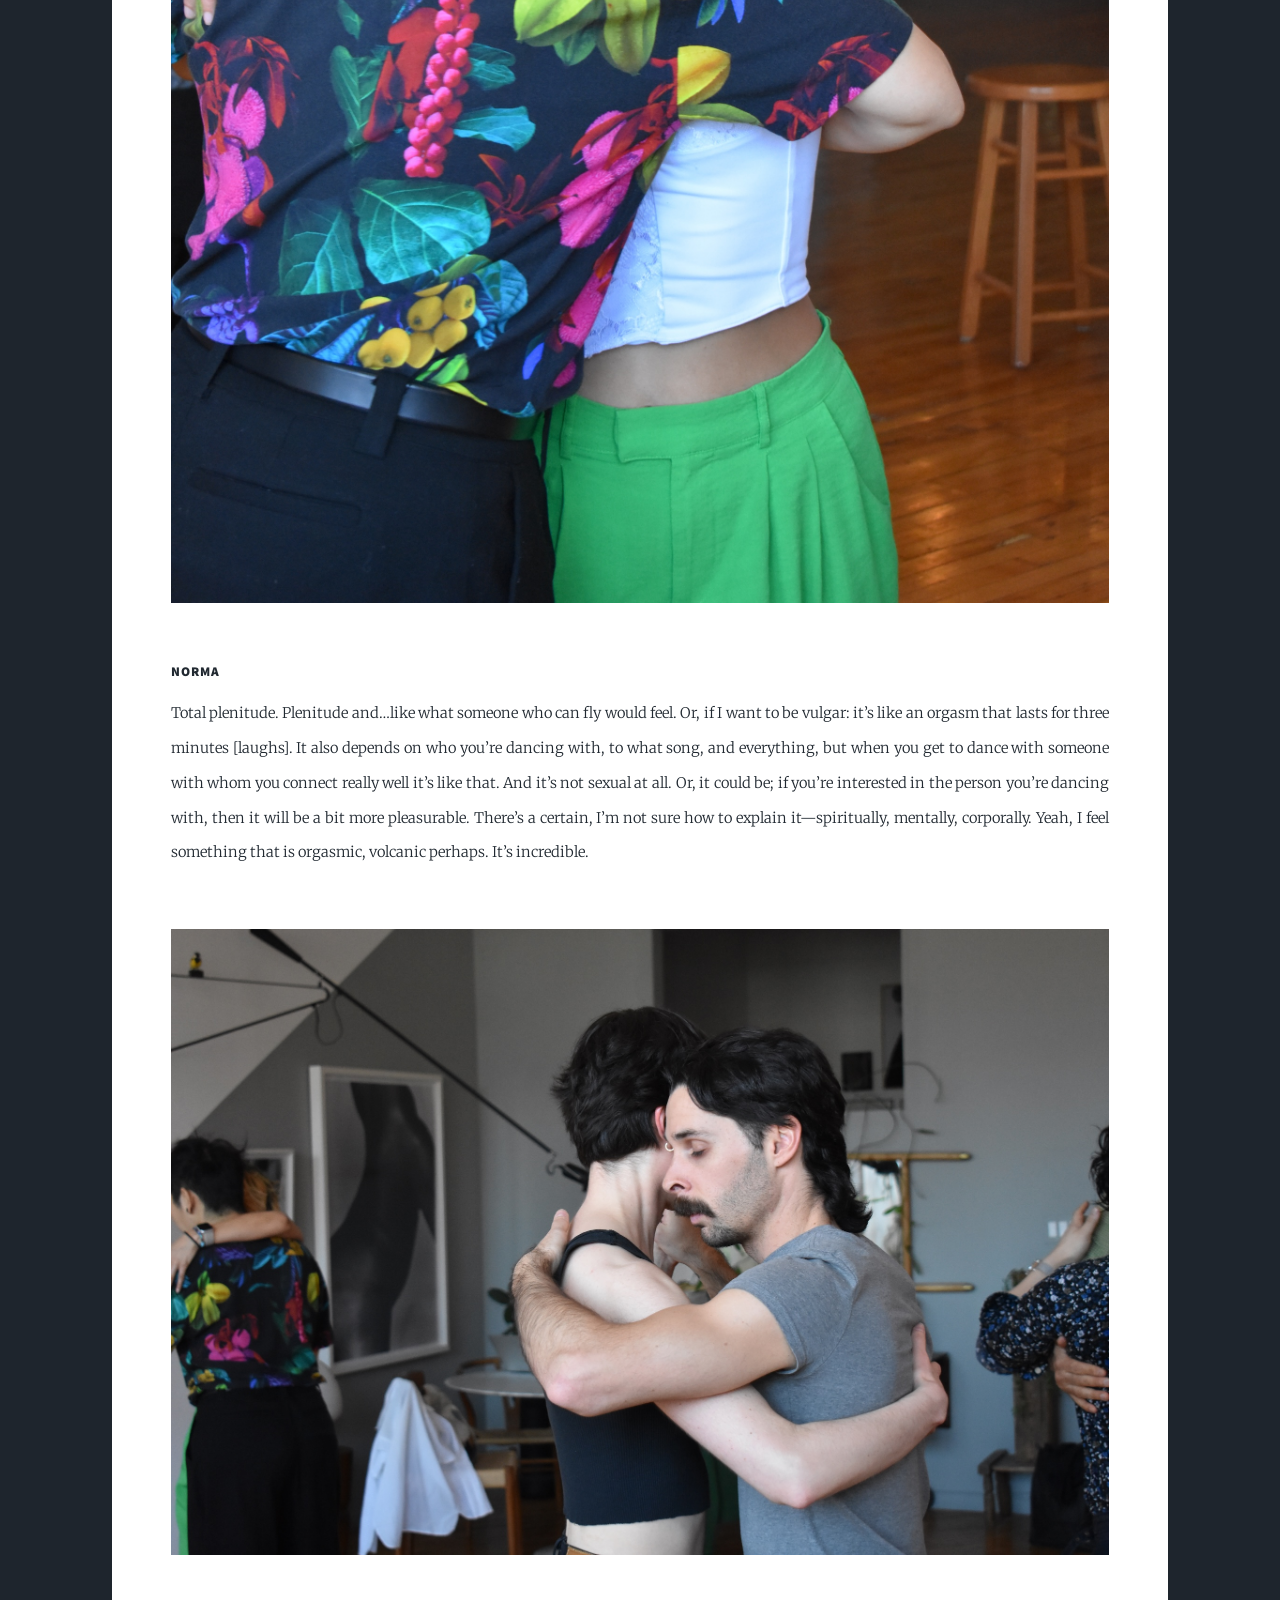
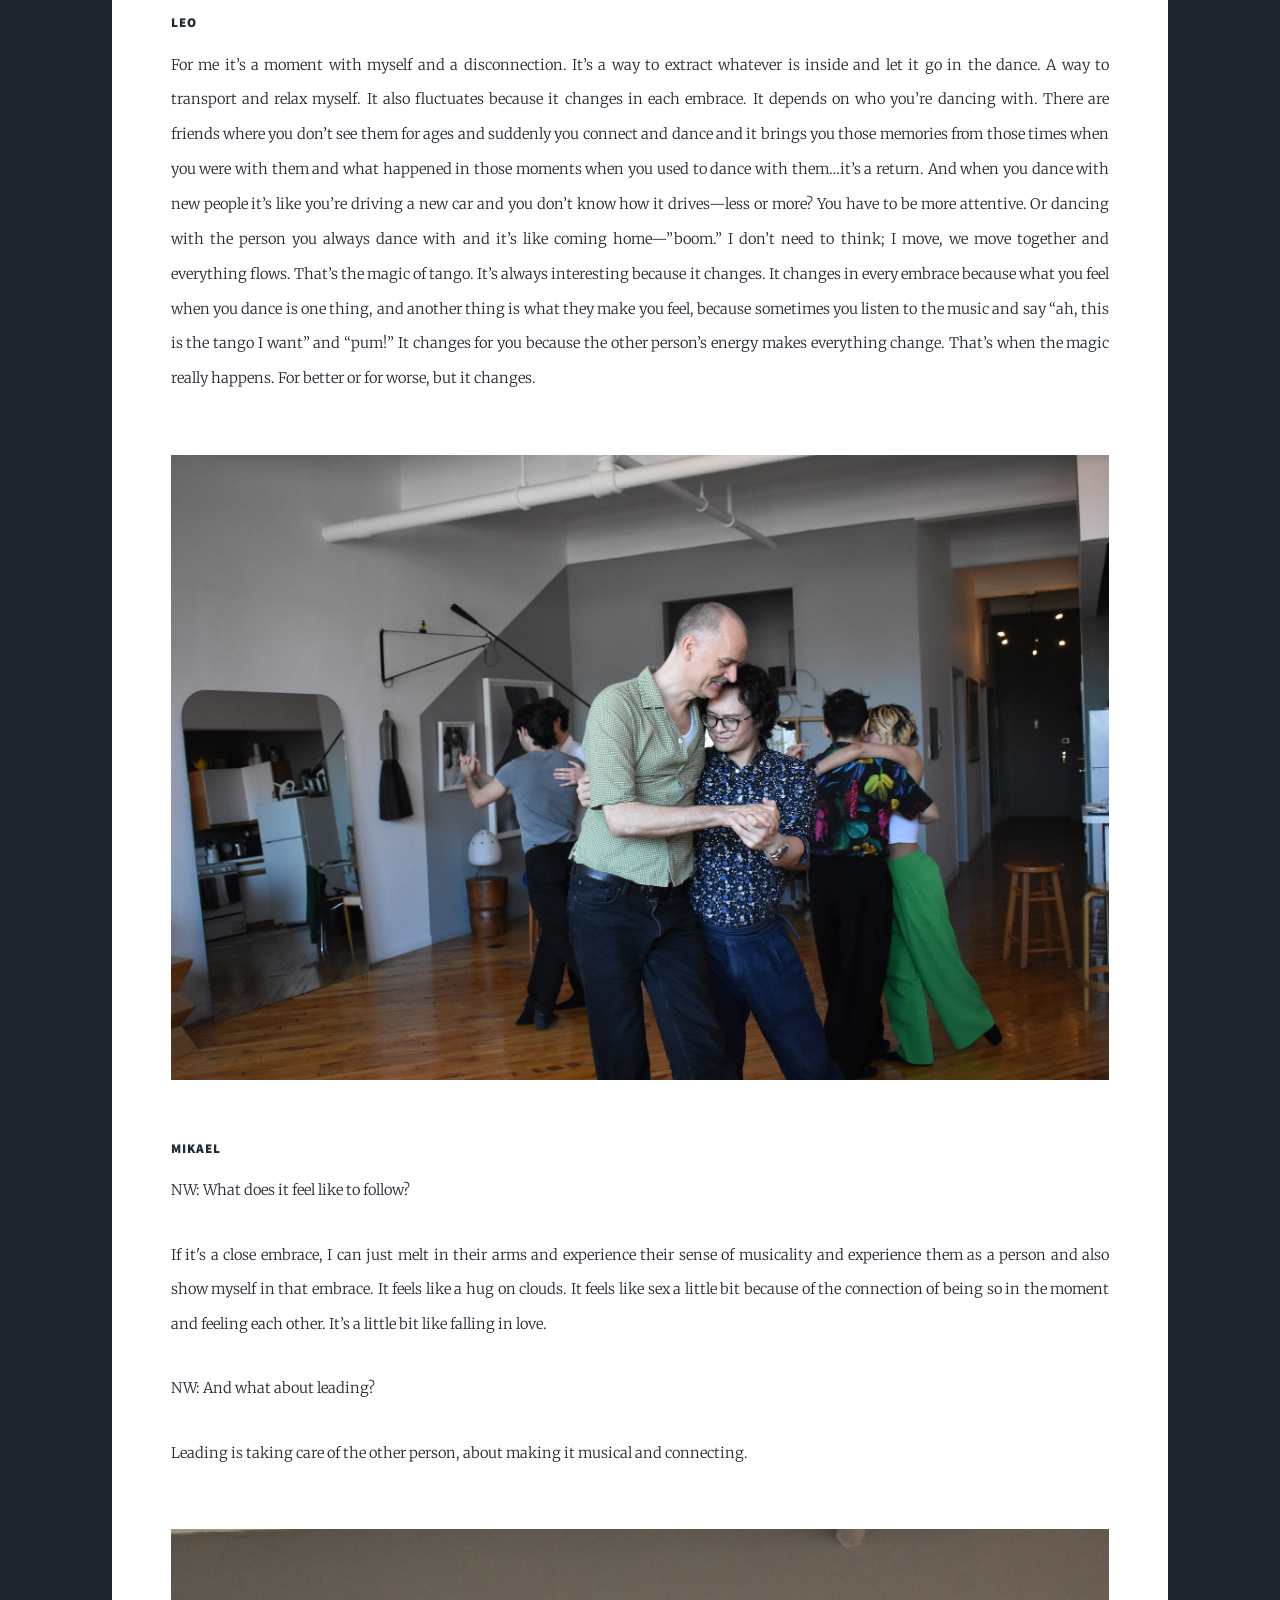
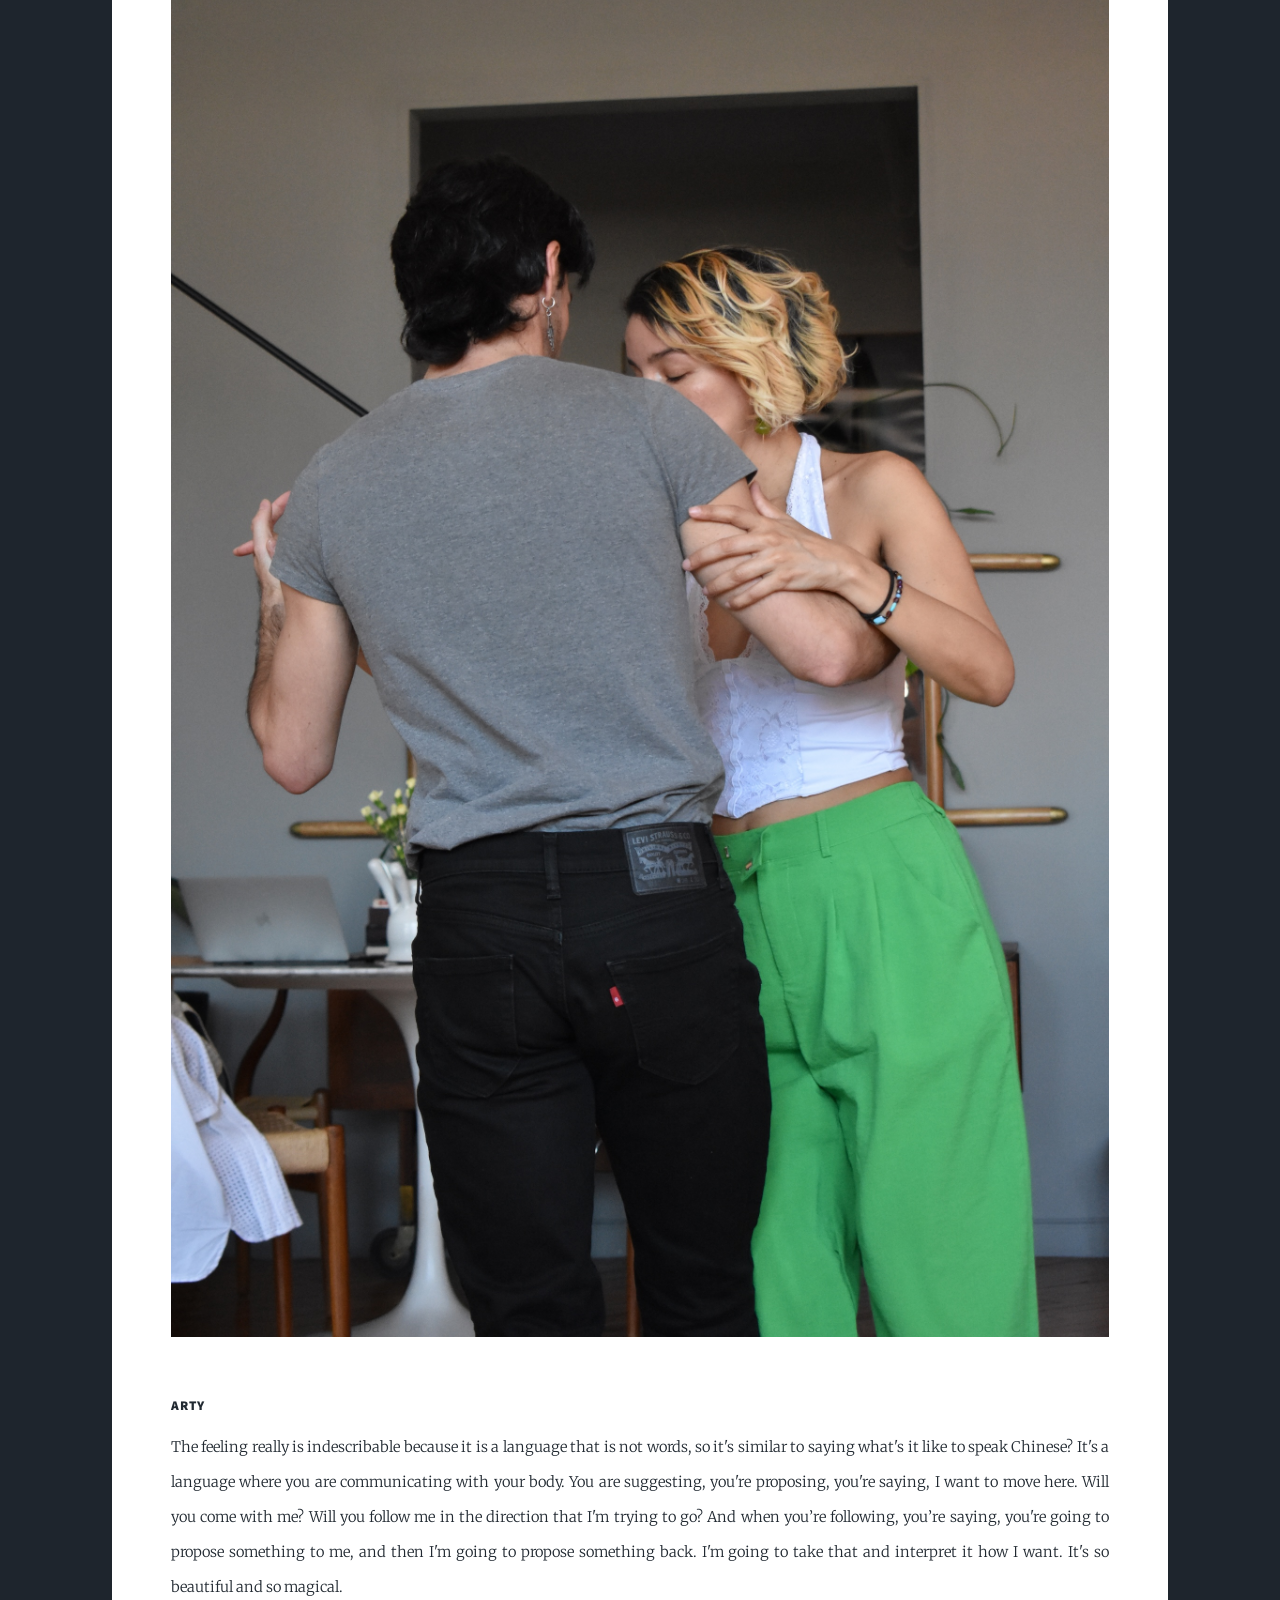
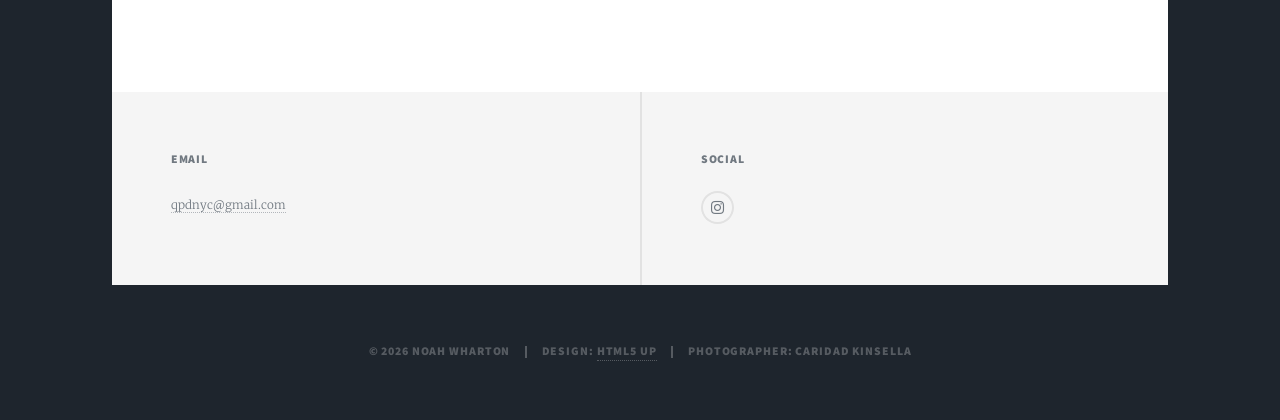
<file: feeling.html>
<!DOCTYPE HTML>
<!--
	Massively by HTML5 UP
	html5up.net | @ajlkn
	Free for personal and commercial use under the CCA 3.0 license (html5up.net/license)
-->
<html lang="en">
	<head>
		<title>Feeling</title>
		<meta charset="utf-8" />
		<meta name="viewport" content="width=device-width, initial-scale=1, user-scalable=no" />
		<link rel="stylesheet" href="assets/css/main.css" />
		<noscript><link rel="stylesheet" href="assets/css/noscript.css" /></noscript>
	</head>
	<body class="is-preload">

		<!-- Wrapper -->
			<div id="wrapper">

				<!-- Header -->
					<header id="header">
						<a href="index.html" class="logo">NYC Queer Tango Organizer Interview Project</a>
					</header>

				<!-- Nav -->
					<nav id="nav">
						<ul class="links">
							<li><a href="index.html">Home</a></li>
                            <li><a href="Beginnings.html">Beginnings</a></li>
                            <li><a href="continuing.html">Continuing</a></li>
							<li class="active"><a href="feeling.html">Feeling</a></li>
                            <li><a href="organizing.html">Organizing</a></li>
                            <li><a href="offerings.html">Offerings</a></li> 
							<li><a href="quotes.html">Selections</a></li> <!--change later and add other pages to nav bar -->
						</ul>
						<ul class="icons">
							<li><a href="https://www.instagram.com/qpdnyc/" class="icon brands fa-instagram"><span class="label">Instagram</span></a></li>
						</ul>
						<ul class="links">
							<li><a href="es/" class="highlight-link">Español</a></li>
						</ul>
					</nav>

				<!-- Main -->
					<div id="main">

						<!-- Post -->
							<section class="post">
								<header class="major">
									<h1>Feeling</h1>
                                    <h3>What does it feel like to dance tango?</h3>
								</header>
								<div class="image main"><img src="images/28_DSC_0314.JPG" alt="" /></div>
                                <h5>Phi Lee</h5>
							    <p>It always feels like a meditation and a journey into everything that you hate about yourself [laughs]. No, I mean it can illuminate a lot of what is present for you at the moment, whether it's being able to be present with the other person or feeling disconnected from the body, and then it's like you don't know how to dance, or feeling protective of yourself…All this becomes more apparent, because when you're moving with the other person, you have…Why is it that today I move a certain way and tomorrow I move a different way? Because there are all these experiences and emotions and feelings that are present that affect the way we are.</p>
                                <div class="image main"><img src="images/39_DSC_0426.JPG" alt="" /></div>
                                <h5>Mati</h5>
                                <p>You feel a lot of things…Sometimes it’s a bit difficult to put in words, but I think that you feel your state of mind, you feel how comfortable you are in the space you’re in, you feel the same, but for the person you’re dancing with, and also you feel an opportunity, like I said earlier, to connect with other people through an unspoken, corporal language.</p>
                                <div class="image main"><img src="images/36_DSC_0157.JPG" alt="" /></div>
                                <h5>Norma</h5>
                                <p>Total plenitude. Plenitude and…like what someone who can fly would feel. Or, if I want to be vulgar: it’s like an orgasm that lasts for three minutes [laughs]. It also depends on who you’re dancing with, to what song, and everything, but when you get to dance with someone with whom you connect really well it’s like that. And it’s not sexual at all. Or, it could be; if you’re interested in the person you’re dancing with, then it will be a bit more pleasurable. There’s a certain, I’m not sure how to explain it—spiritually, mentally, corporally. Yeah, I feel something that is orgasmic, volcanic perhaps. It’s incredible.</p>
                                <div class="image main"><img src="images/38_DSC_0208.JPG" alt="" /></div>
                                <h5>Leo</h5>
                                <p>For me it’s a moment with myself and a disconnection. It’s a way to extract whatever is inside and let it go in the dance. A way to transport and relax myself. It also fluctuates because it changes in each embrace. It depends on who you’re dancing with. There are friends where you don’t see them for ages and suddenly you connect and dance and it brings you those memories from those times when you were with them and what happened in those moments when you used to dance with them…it’s a return. And when you dance with new people it’s like you’re driving a new car and you don’t know how it drives—less or more? You have to be more attentive. Or dancing with the person you always dance with and it’s like coming home—”boom.” I don’t need to think; I move, we move together and everything flows. That’s the magic of tango. It’s always interesting because it changes. It changes in every embrace because what you feel when you dance is one thing, and another thing is what they make you feel, because sometimes you listen to the music and say “ah, this is the tango I want” and “pum!” It changes for you because the other person’s energy makes everything change. That’s when the magic really happens. For better or for worse, but it changes.</p>
                                <div class="image main"><img src="images/13_DSC_0185.JPG" alt="" /></div>
                                 <h5>Mikael</h5>
								<p>NW: What does it feel like to follow?</p>
                                <p>If it's a close embrace, I can just melt in their arms and experience their sense of musicality and experience them as a person and also show myself in that embrace. It feels like a hug on clouds. It feels like sex a little bit because of the connection of being so in the moment and feeling each other. It’s a little bit like falling in love.</p>
                                <p>NW: And what about leading?</p>
                                <p>Leading is taking care of the other person, about making it musical and connecting.</p>
                                <div class="image main"><img src="images/27_DSC_0397.JPG" alt="" /></div>
                                 <h5>Arty</h5>
                                <p>The feeling really is indescribable because it is a language that is not words, so it's similar to saying what's it like to speak Chinese? It's a language where you are communicating with your body. You are suggesting, you're proposing, you're saying, I want to move here. Will you come with me? Will you follow me in the direction that I'm trying to go? And when you’re following, you’re saying, you're going to propose something to me, and then I'm going to propose something back. I'm going to take that and interpret it how I want. It's so beautiful and so magical.</p>
                            </section>

					</div>

				<!-- Footer -->
					<footer id="footer">
							<section>
								<h3>Email</h3>
								<p><a href="qpdnyc@gmail.com">qpdnyc@gmail.com</a></p>
							</section>
							<section>
								<h3>Social</h3>
								<ul class="icons alt">
									<li><a href="https://www.instagram.com/qpdnyc/" class="icon brands alt fa-instagram"><span class="label">Instagram</span></a></li>
								</ul>
							</section>
						</section>
					</footer>

				<!-- Copyright -->
					<div id="copyright">
						<ul><li>&copy; 2026 Noah Wharton</li><li>Design: <a href="https://html5up.net">HTML5 UP</a></li><li>Photographer: Caridad Kinsella</li></ul>
					</div>

			</div>

		<!-- Scripts -->
			<script src="assets/js/jquery.min.js"></script>
			<script src="assets/js/jquery.scrollex.min.js"></script>
			<script src="assets/js/jquery.scrolly.min.js"></script>
			<script src="assets/js/browser.min.js"></script>
			<script src="assets/js/breakpoints.min.js"></script>
			<script src="assets/js/util.js"></script>
			<script src="assets/js/main.js"></script>
</file>
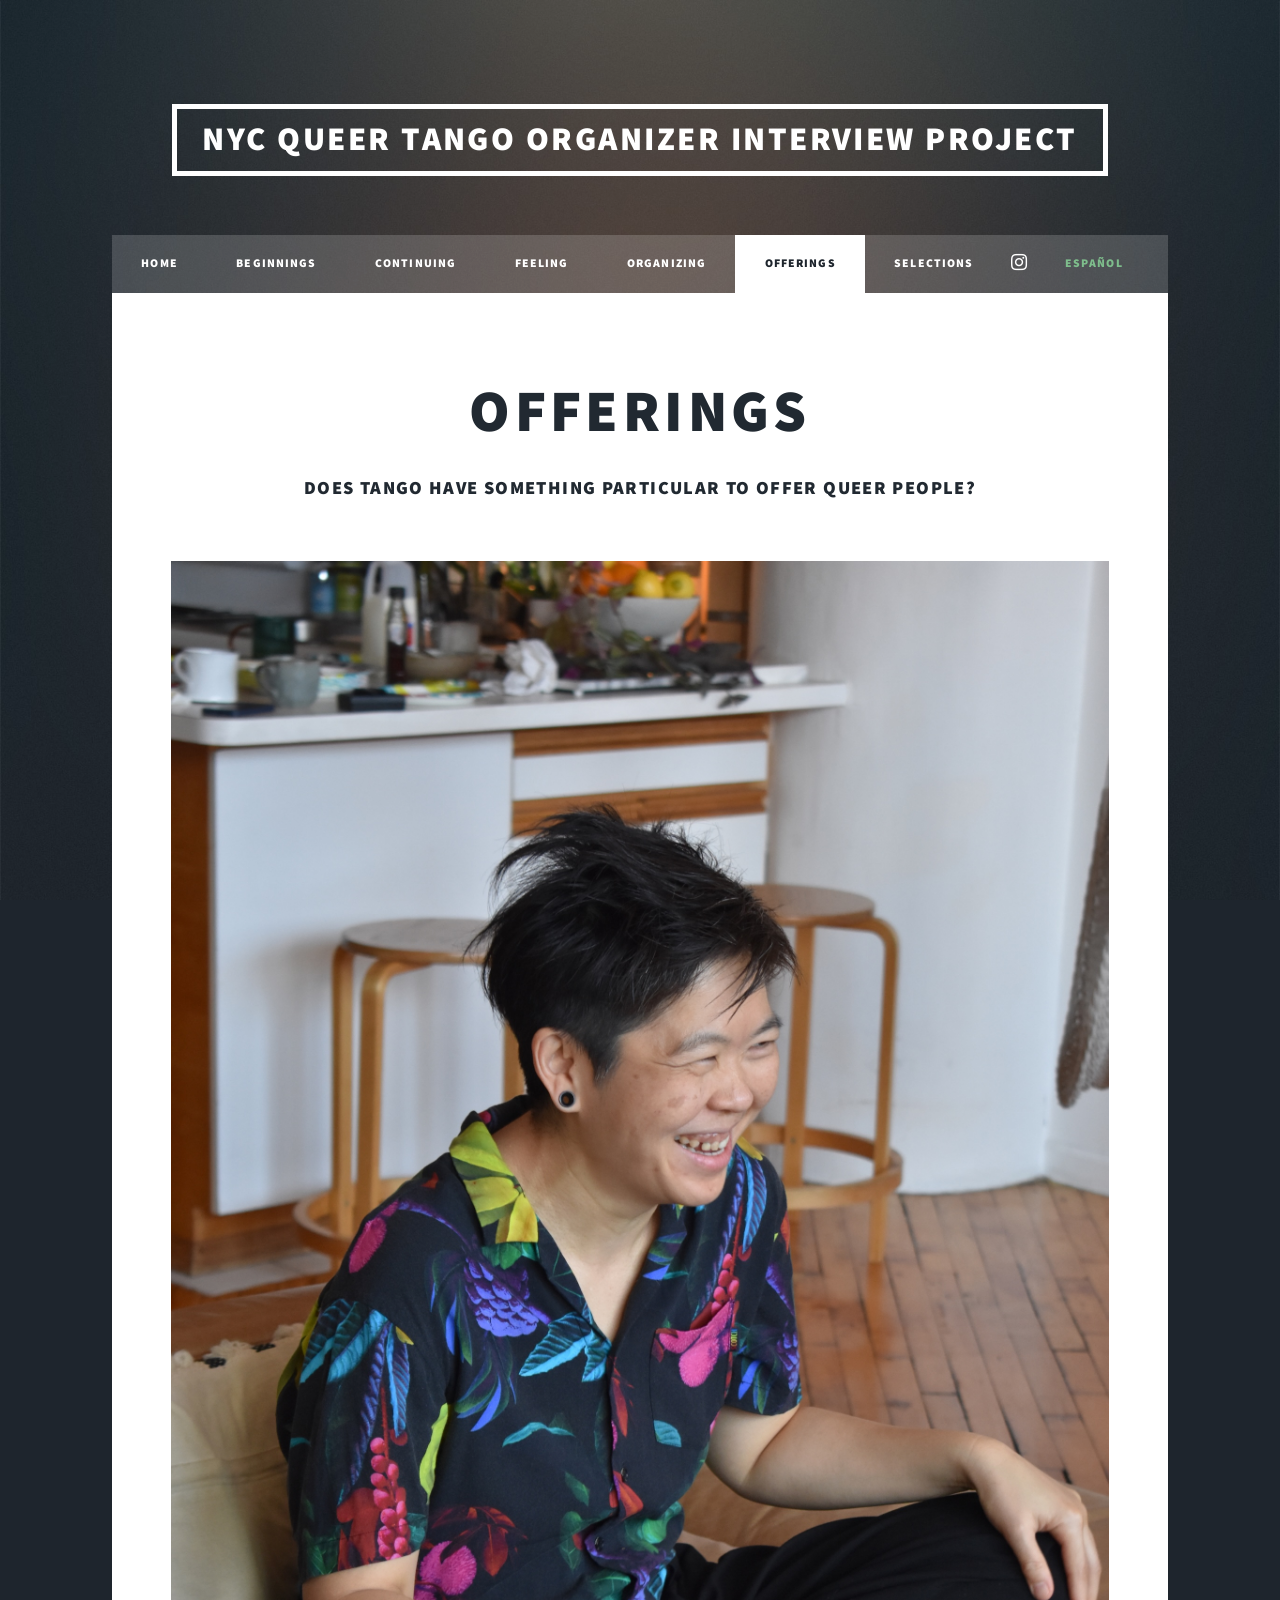
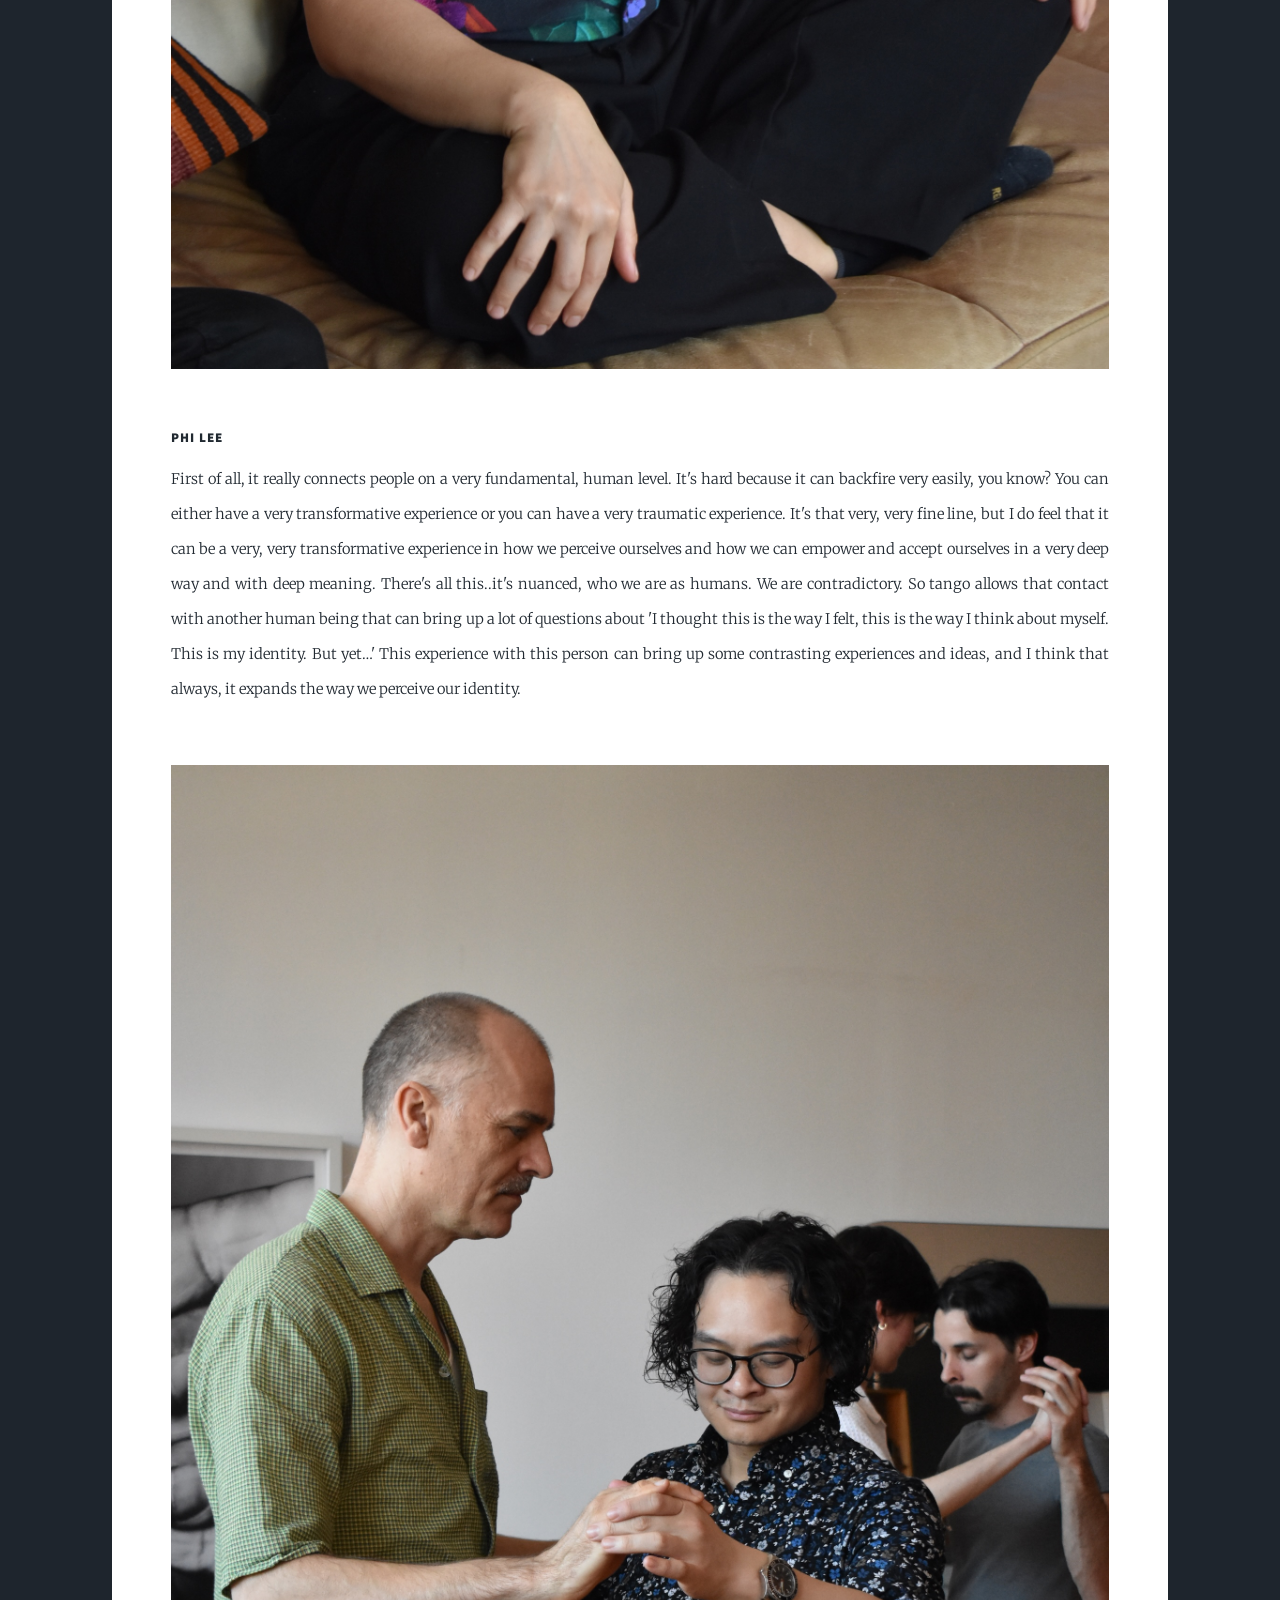
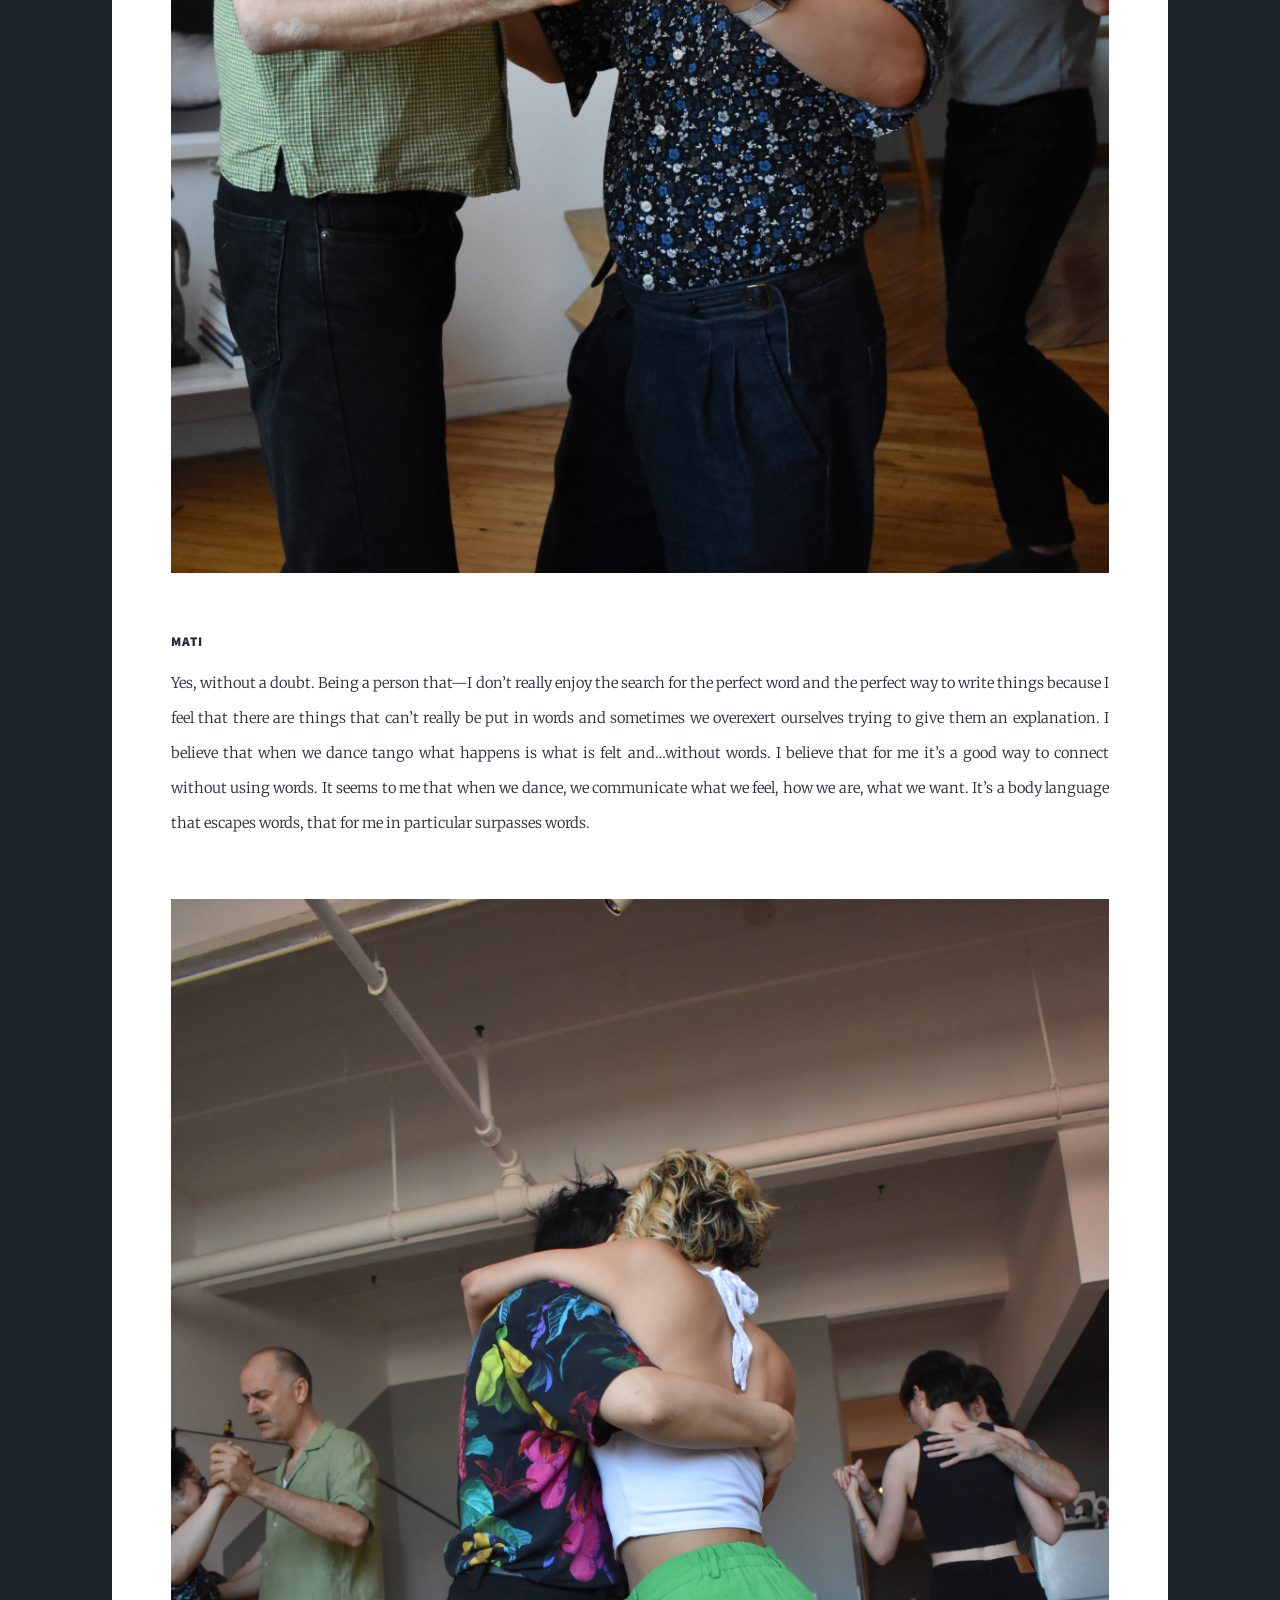
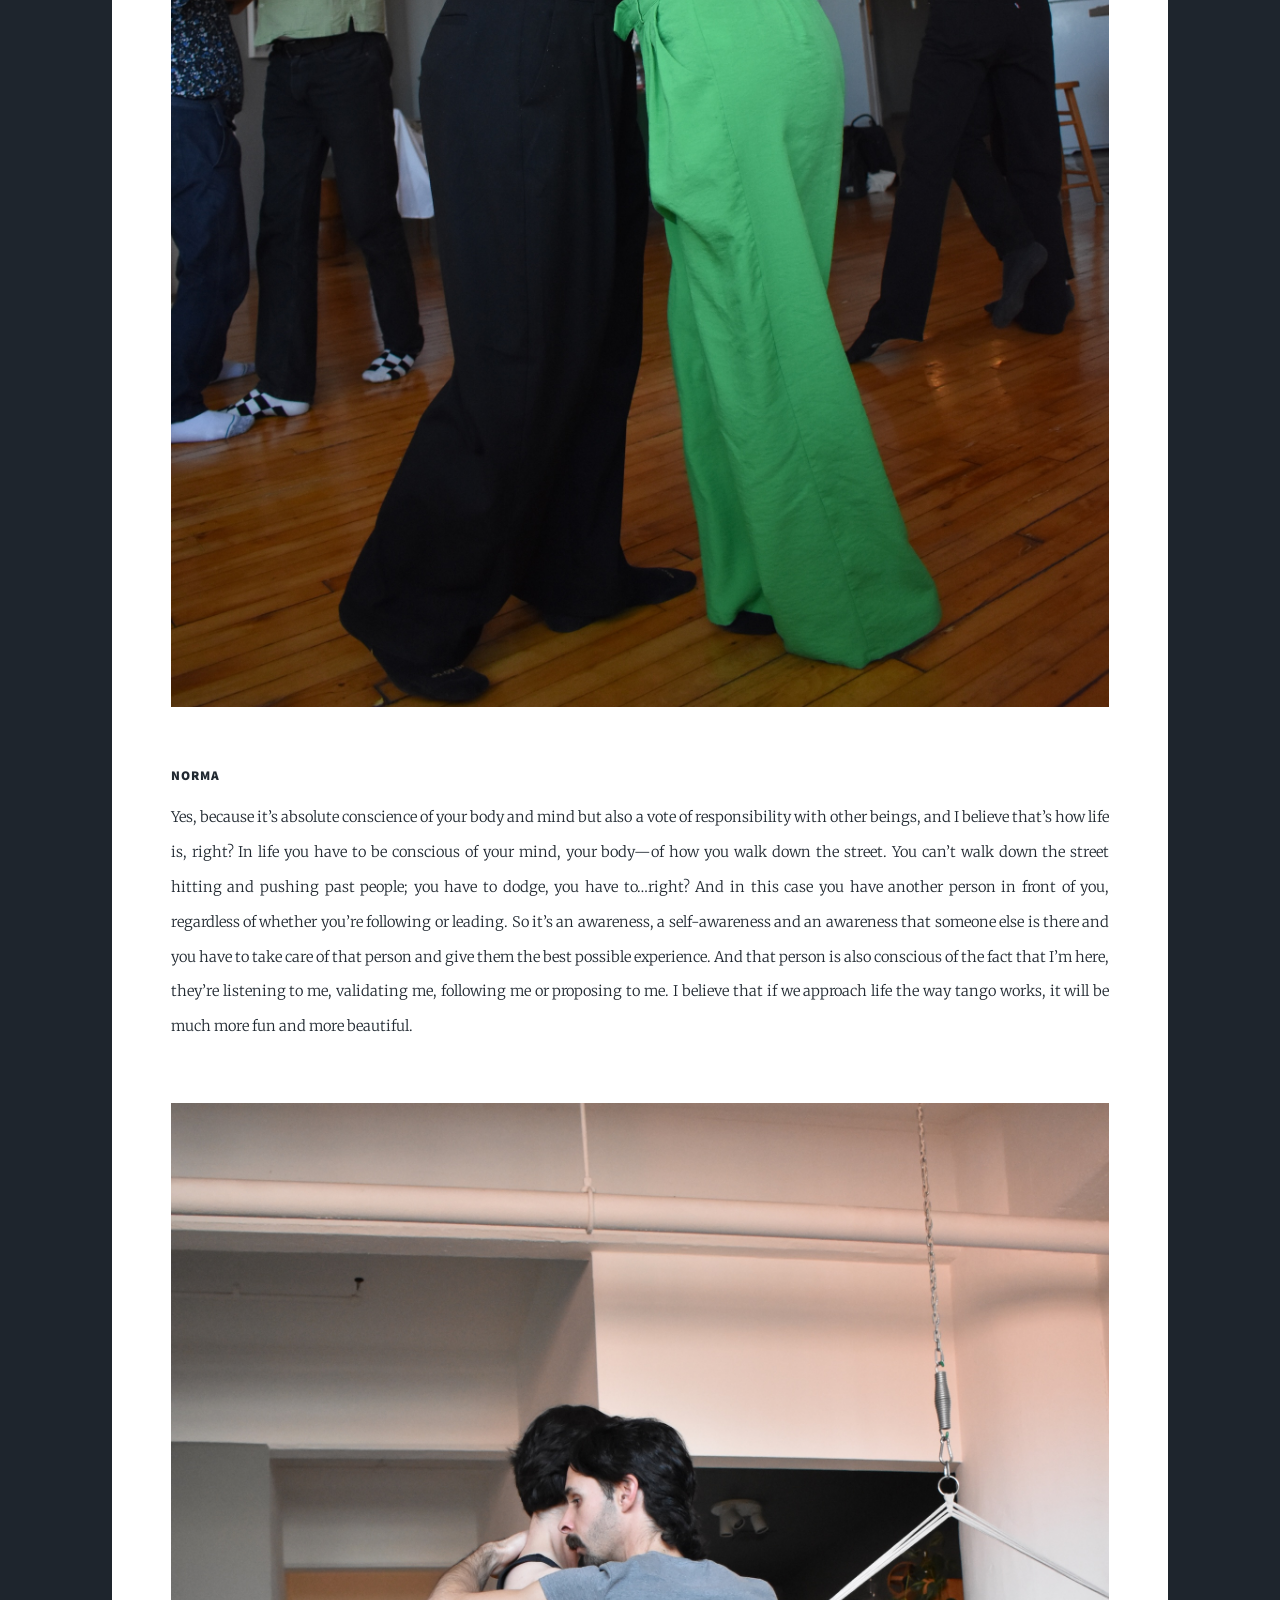
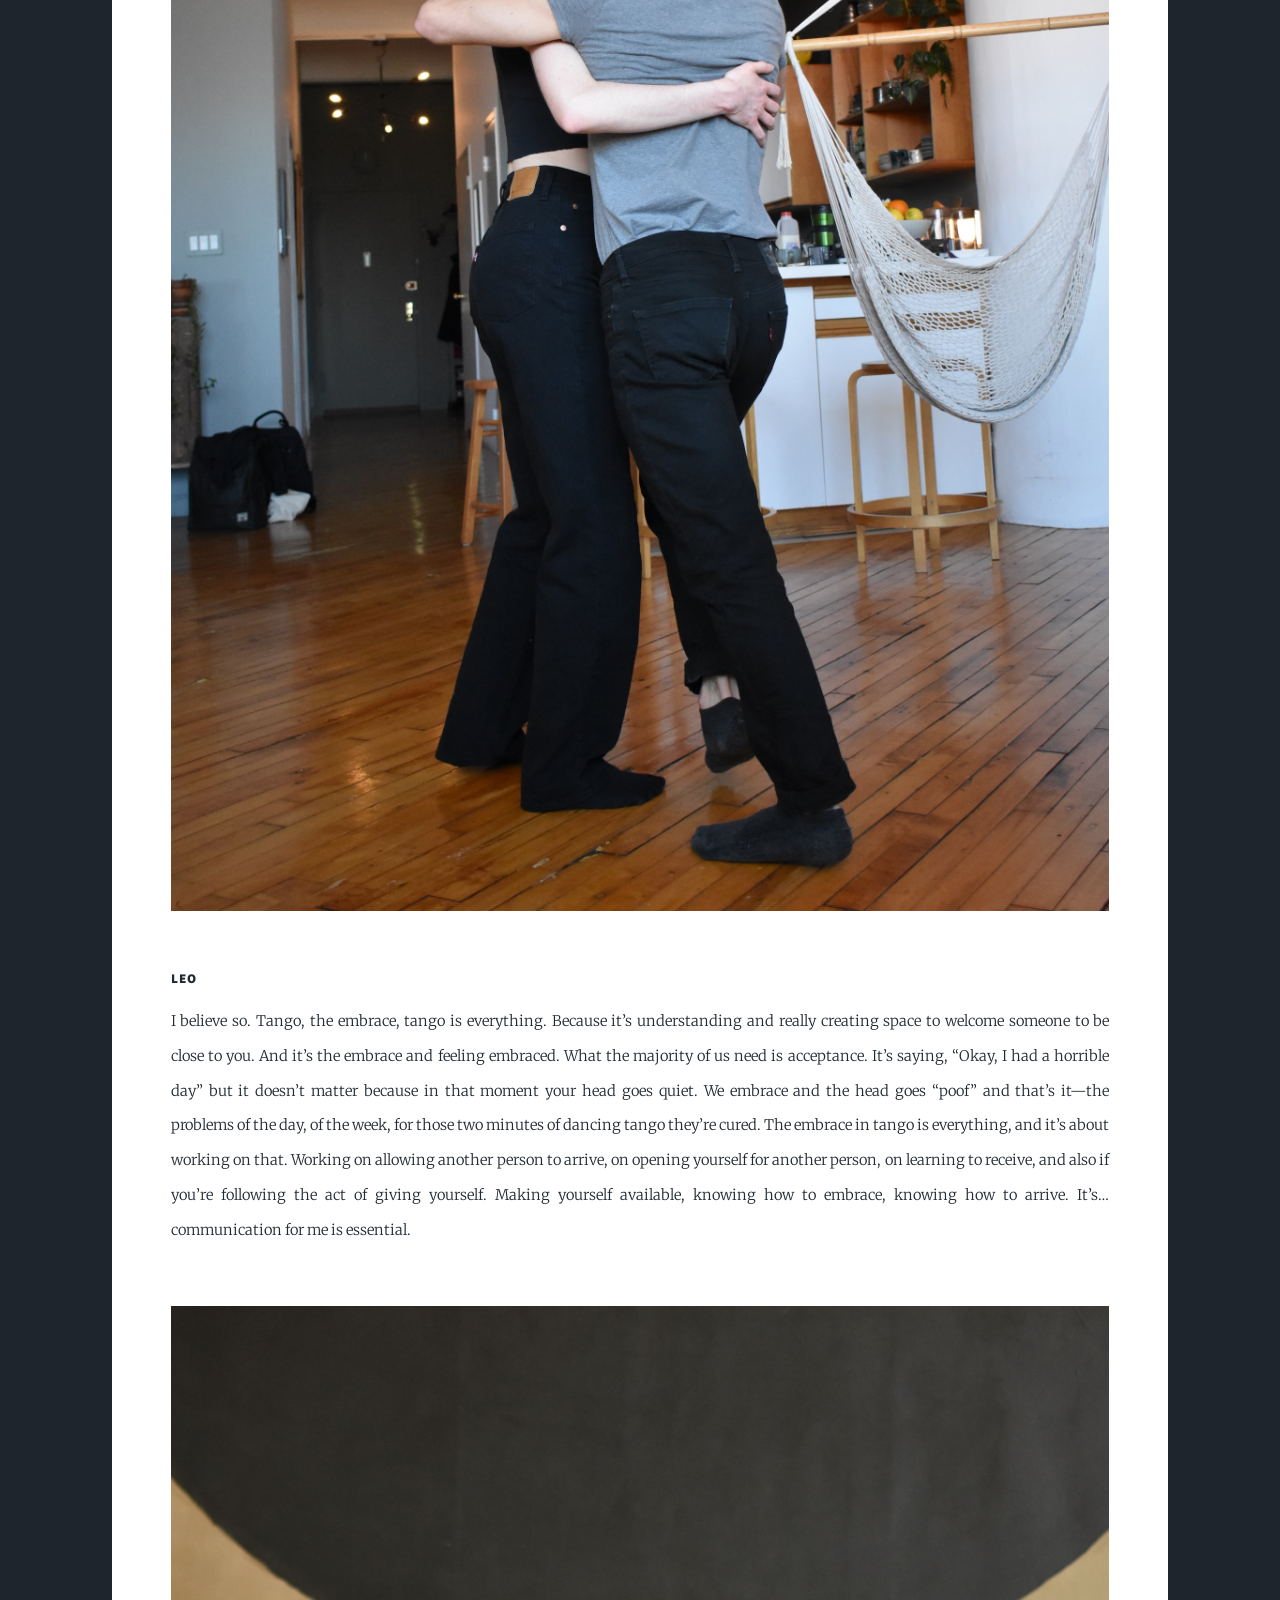
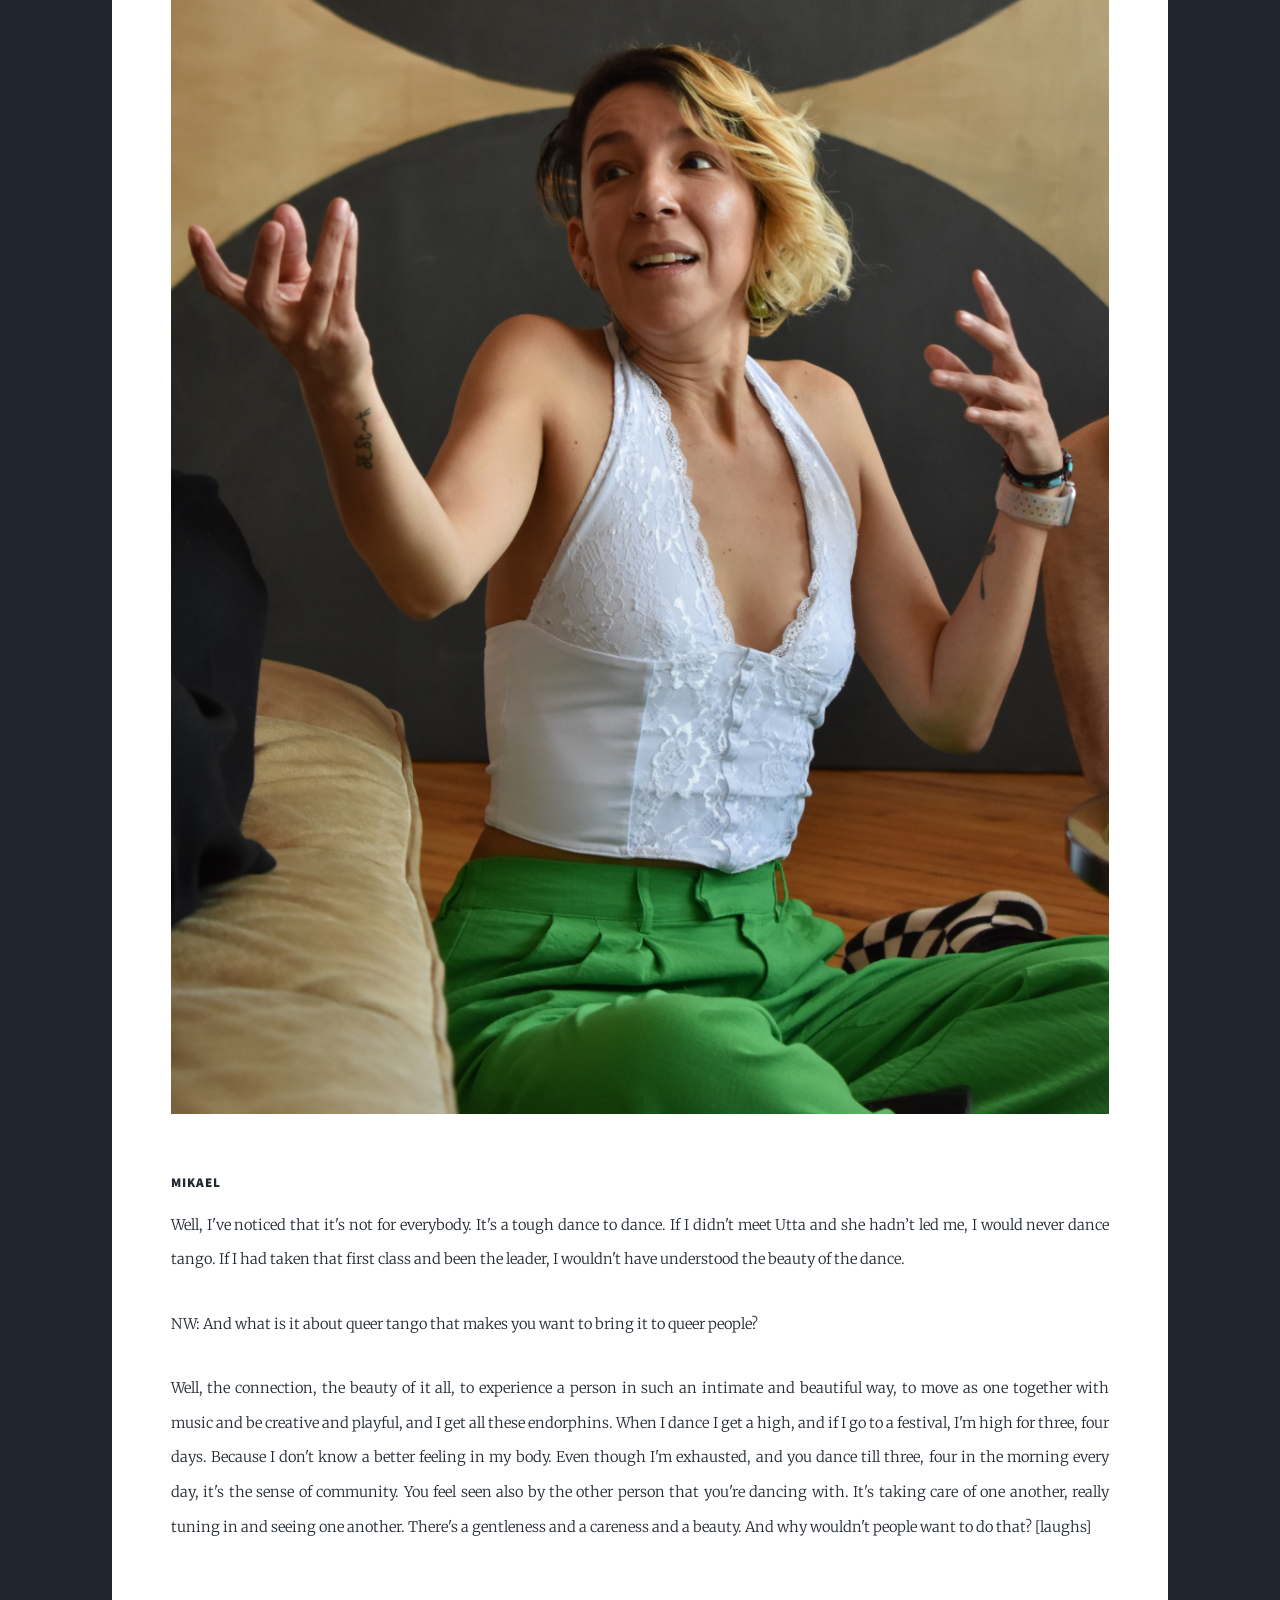
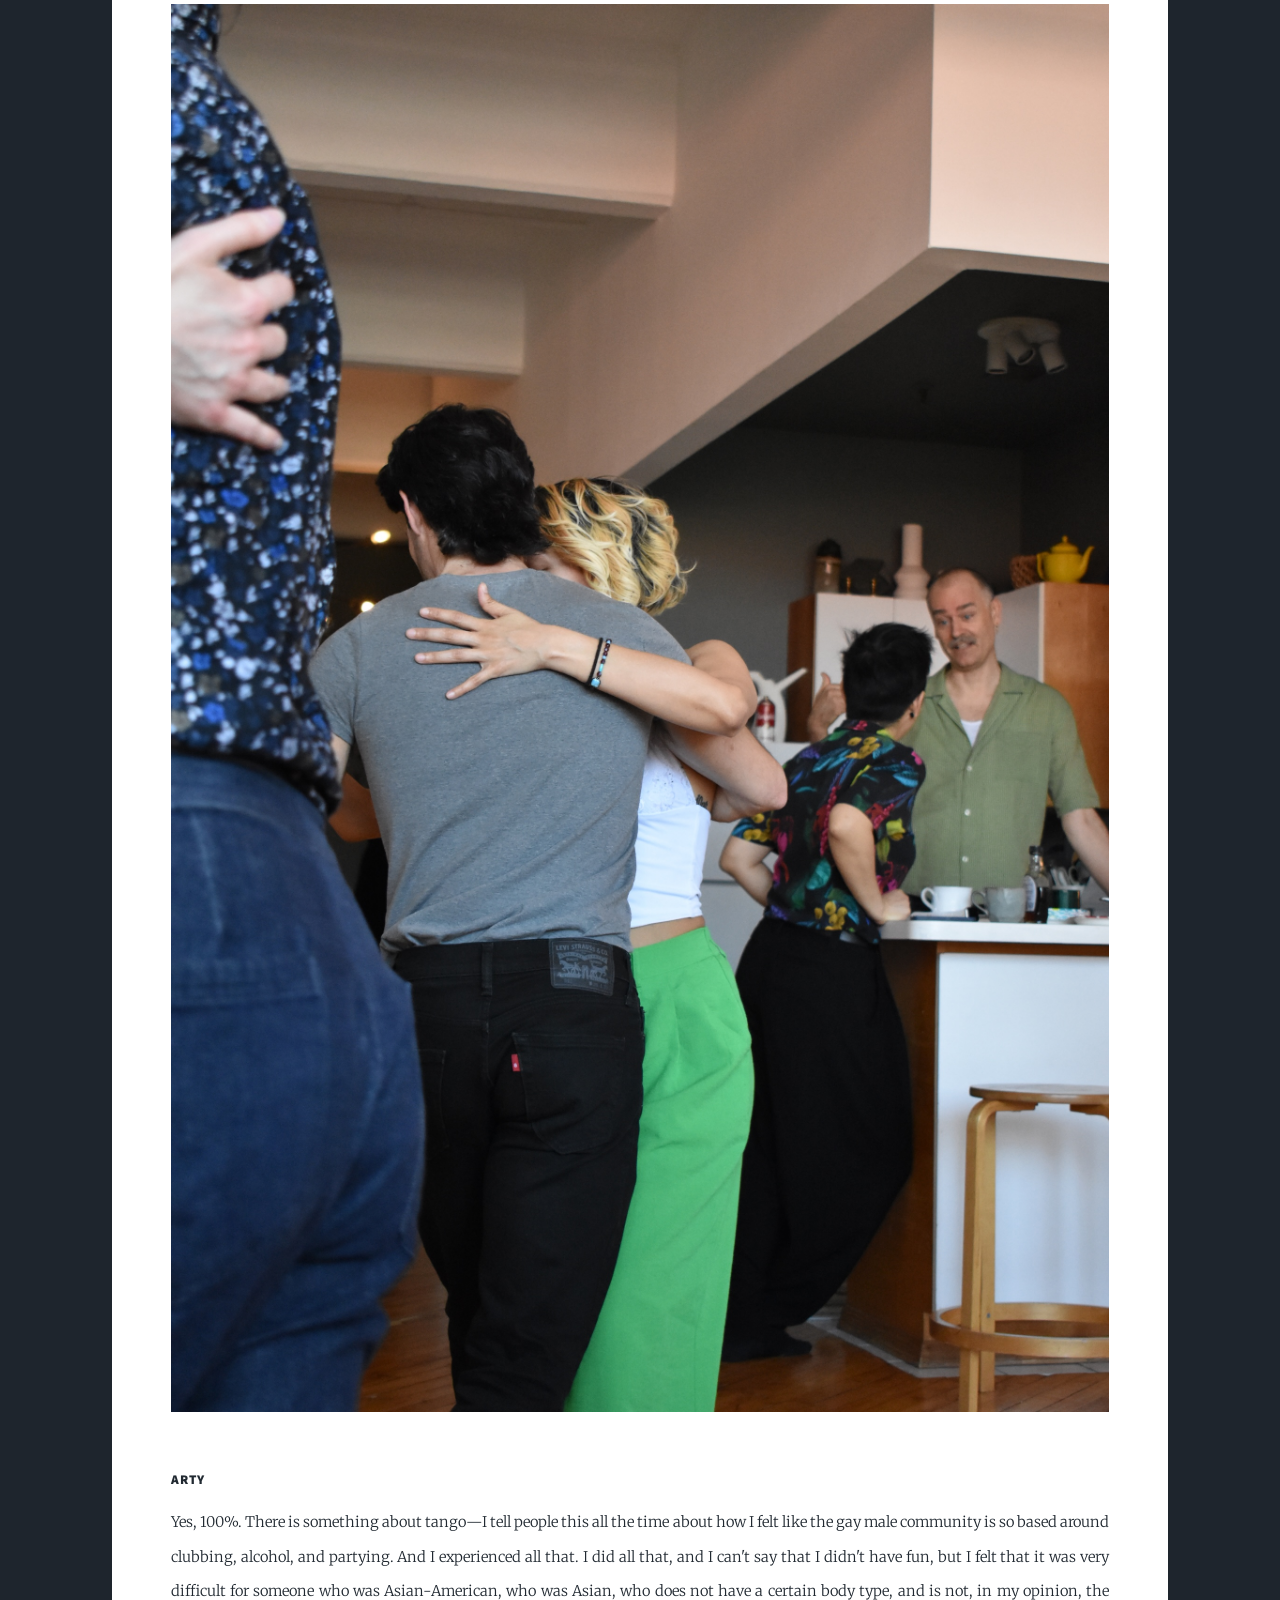
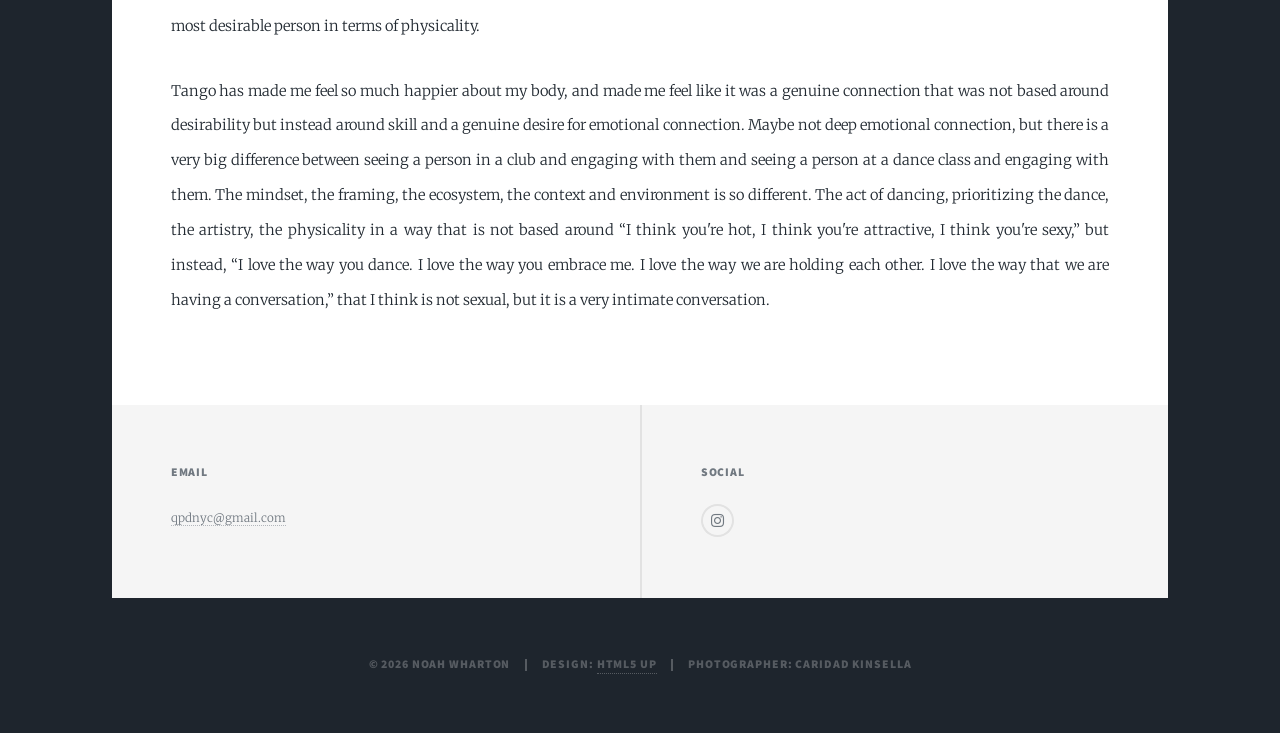
<file: offerings.html>
<!DOCTYPE HTML>
<!--
	Massively by HTML5 UP
	html5up.net | @ajlkn
	Free for personal and commercial use under the CCA 3.0 license (html5up.net/license)
-->
<html lang="en">
	<head>
		<title>Offerings</title>
		<meta charset="utf-8" />
		<meta name="viewport" content="width=device-width, initial-scale=1, user-scalable=no" />
		<link rel="stylesheet" href="assets/css/main.css" />
		<noscript><link rel="stylesheet" href="assets/css/noscript.css" /></noscript>
	</head>
	<body class="is-preload">

		<!-- Wrapper -->
			<div id="wrapper">

				<!-- Header -->
					<header id="header">
						<a href="index.html" class="logo">NYC Queer Tango Organizer Interview Project</a>
					</header>

				<!-- Nav -->
					<nav id="nav">
						<ul class="links">
							<li><a href="index.html">Home</a></li>
                            <li><a href="Beginnings.html">Beginnings</a></li>
                            <li><a href="continuing.html">Continuing</a></li>
                            <li><a href="feeling.html">Feeling</a></li>
							<li><a href="organizing.html">Organizing</a></li>
                            <li class="active"><a href="offerings.html">Offerings</a></li> 
							<li><a href="quotes.html">Selections</a></li> <!--change later and add other pages to nav bar -->
						</ul>
						<ul class="icons">
							<li><a href="https://www.instagram.com/qpdnyc/" class="icon brands fa-instagram"><span class="label">Instagram</span></a></li>
						</ul>
						<ul class="links">
							<li><a href="es/" class="highlight-link">Español</a></li>
						</ul>
					</nav>

				<!-- Main -->
					<div id="main">

						<!-- Post -->
							<section class="post">
								<header class="major">
									<h1>Offerings</h1>
                                    <h3>Does tango have something particular to offer queer people?</h3>
								</header>
								<div class="image main"><img src="images/25_DSC_0446.JPG" alt="" /></div>
                                <h5>Phi Lee</h5>
							    <p>First of all, it really connects people on a very fundamental, human level. It's hard because it can backfire very easily, you know? You can either have a very transformative experience or you can have a very traumatic experience. It's that very, very fine line, but I do feel that it can be a very, very transformative experience in how we perceive ourselves and how we can empower and accept ourselves in a very deep way and with deep meaning. There's all this..it's nuanced, who we are as humans. We are contradictory. So tango allows that contact with another human being that can bring up a lot of questions about 'I thought this is the way I felt, this is the way I think about myself. This is my identity. But yet…' This experience with this person can bring up some contrasting experiences and ideas, and I think that always, it expands the way we perceive our identity.</p>
                                <div class="image main"><img src="images/11_DSC_0101.JPG" alt="" /></div>
                                <h5>Mati</h5>
                                <p>Yes, without a doubt. Being a person that—I don’t really enjoy the search for the perfect word and the perfect way to write things because I feel that there are things that can’t really be put in words and sometimes we overexert ourselves trying to give them an explanation. I believe that when we dance tango what happens is what is felt and…without words. I believe that for me it’s a good way to connect without using words. It seems to me that when we dance, we communicate what we feel, how we are, what we want. It’s a body language that escapes words, that for me in particular surpasses words.</p>
                                <div class="image main"><img src="images/23_DSC_0238.JPG" alt="" /></div>
                                <h5>Norma</h5>
                                <p>Yes, because it’s absolute conscience of your body and mind but also a vote of responsibility with other beings, and I believe that’s how life is, right? In life you have to be conscious of your mind, your body—of how you walk down the street. You can’t walk down the street hitting and pushing past people; you have to dodge, you have to…right? And in this case you have another person in front of you, regardless of whether you’re following or leading. So it’s an awareness, a self-awareness and an awareness that someone else is there and you have to take care of that person and give them the best possible experience. And that person is also conscious of the fact that I’m here, they’re listening to me, validating me, following me or proposing to me. I believe that if we approach life the way tango works, it will be much more fun and more beautiful.</p>
                                <div class="image main"><img src="images/22_DSC_0227.JPG" alt="" /></div>
                                <h5>Leo</h5>
                                <p>I believe so. Tango, the embrace, tango is everything. Because it’s understanding and really creating space to welcome someone to be close to you. And it’s the embrace and feeling embraced. What the majority of us need is acceptance. It’s saying, “Okay, I had a horrible day” but it doesn’t matter because in that moment your head goes quiet. We embrace and the head goes “poof” and that’s it—the problems of the day, of the week, for those two minutes of dancing tango they’re cured. The embrace in tango is everything, and it’s about working on that. Working on allowing another person to arrive, on opening yourself for another person, on learning to receive, and also if you’re following the act of giving yourself. Making yourself available, knowing how to embrace, knowing how to arrive. It’s…communication for me is essential.</p>
                                <div class="image main"><img src="images/19_DSC_0460.JPG" alt="" /></div>
                                 <h5>Mikael</h5>
								<p>Well, I've noticed that it's not for everybody. It's a tough dance to dance. If I didn't meet Utta and she hadn’t led me, I would never dance tango. If I had taken that first class and been the leader, I wouldn't have understood the beauty of the dance.</p>
                                <p>NW: And what is it about queer tango that makes you want to bring it to queer people?</p>
                                <p>Well, the connection, the beauty of it all, to experience a person in such an intimate and beautiful way, to move as one together with music and be creative and playful, and I get all these endorphins. When I dance I get a high, and if I go to a festival, I'm high for three, four days. Because I don't know a better feeling in my body. Even though I'm exhausted, and you dance till three, four in the morning every day, it's the sense of community. You feel seen also by the other person that you're dancing with. It's taking care of one another, really tuning in and seeing one another. There's a gentleness and a careness and a beauty. And why wouldn't people want to do that? [laughs]</p>
                                <div class="image main"><img src="images/33_DSC_0373.JPG" alt="" /></div>
                                 <h5>Arty</h5>
                                <p>Yes, 100%. There is something about tango—I tell people this all the time about how I felt like the gay male community is so based around clubbing, alcohol, and partying. And I experienced all that. I did all that, and I can't say that I didn't have fun, but I felt that it was very difficult for someone who was Asian-American, who was Asian, who does not have a certain body type, and is not, in my opinion, the most desirable person in terms of physicality.</p>
                                <p>Tango has made me feel so much happier about my body, and made me feel like it was a genuine connection that was not based around desirability but instead around skill and a genuine desire for emotional connection. Maybe not deep emotional connection, but there is a very big difference between seeing a person in a club and engaging with them and seeing a person at a dance class and engaging with them. The mindset, the framing, the ecosystem, the context and environment is so different. The act of dancing, prioritizing the dance, the artistry, the physicality in a way that is not based around “I think you're hot, I think you're attractive, I think you're  sexy,” but instead, “I love the way you dance. I love the way you embrace me. I love the way we are holding each other. I love the way that we are having a conversation,” that I think is not sexual, but it is a very intimate conversation.</p>
                            </section>

					</div>

				<!-- Footer -->
					<footer id="footer">
							<section>
								<h3>Email</h3>
								<p><a href="qpdnyc@gmail.com">qpdnyc@gmail.com</a></p>
							</section>
							<section>
								<h3>Social</h3>
								<ul class="icons alt">
									<li><a href="https://www.instagram.com/qpdnyc/" class="icon brands alt fa-instagram"><span class="label">Instagram</span></a></li>
								</ul>
							</section>
						</section>
					</footer>

				<!-- Copyright -->
					<div id="copyright">
						<ul><li>&copy; 2026 Noah Wharton</li><li>Design: <a href="https://html5up.net">HTML5 UP</a></li><li>Photographer: Caridad Kinsella</li></ul>
					</div>

			</div>

		<!-- Scripts -->
			<script src="assets/js/jquery.min.js"></script>
			<script src="assets/js/jquery.scrollex.min.js"></script>
			<script src="assets/js/jquery.scrolly.min.js"></script>
			<script src="assets/js/browser.min.js"></script>
			<script src="assets/js/breakpoints.min.js"></script>
			<script src="assets/js/util.js"></script>
			<script src="assets/js/main.js"></script>
</file>
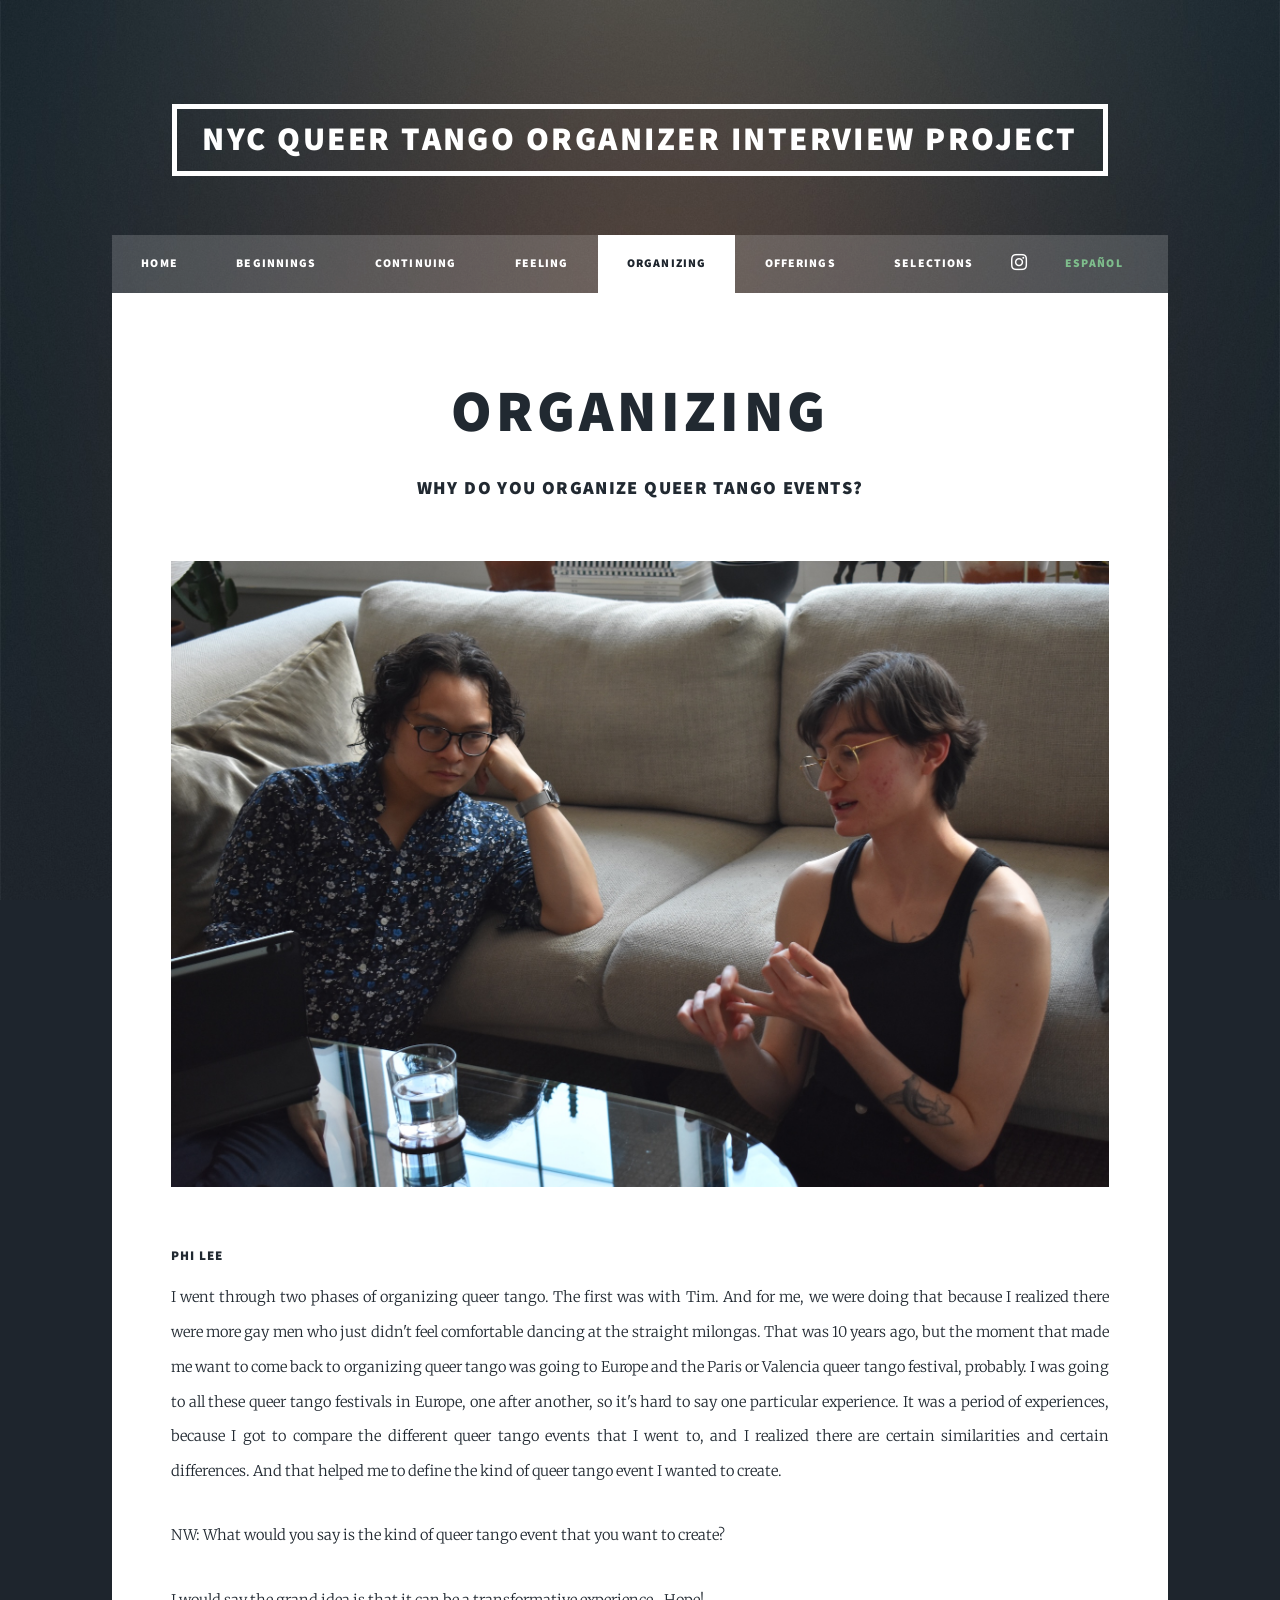
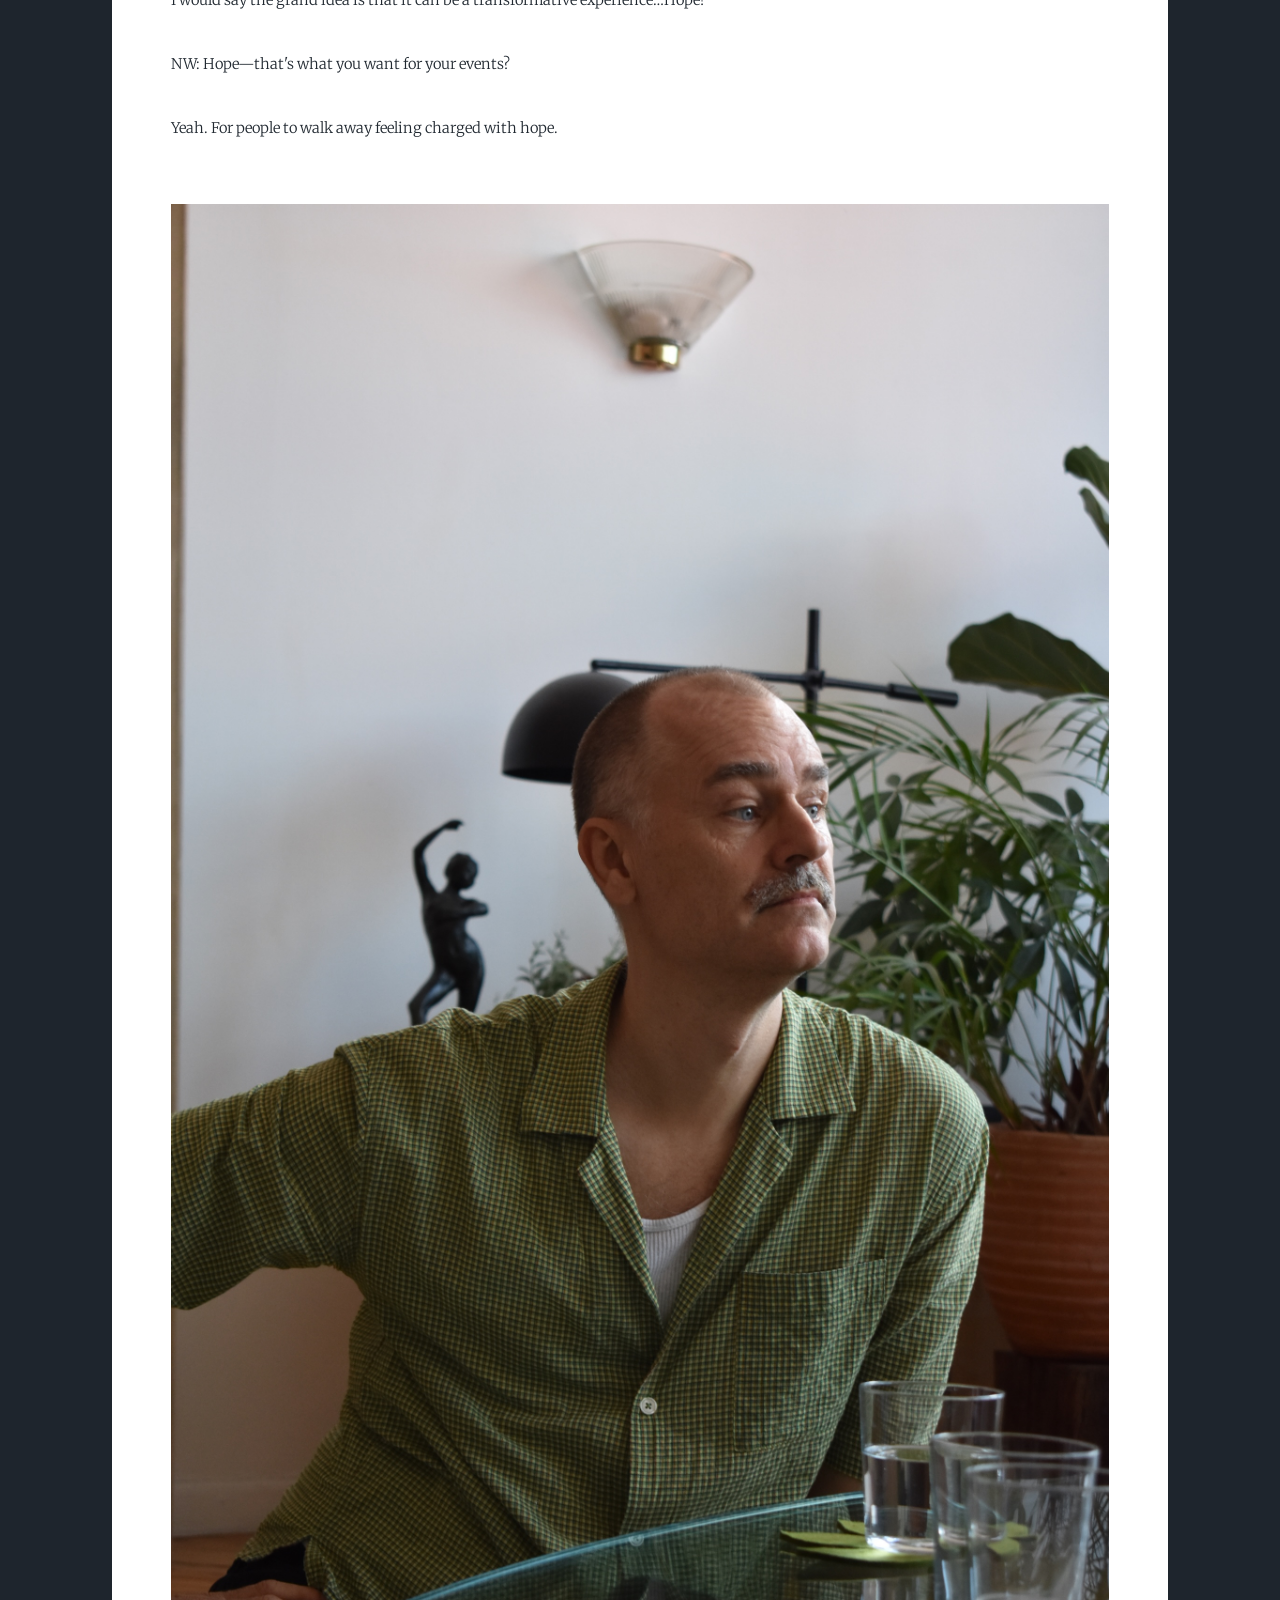
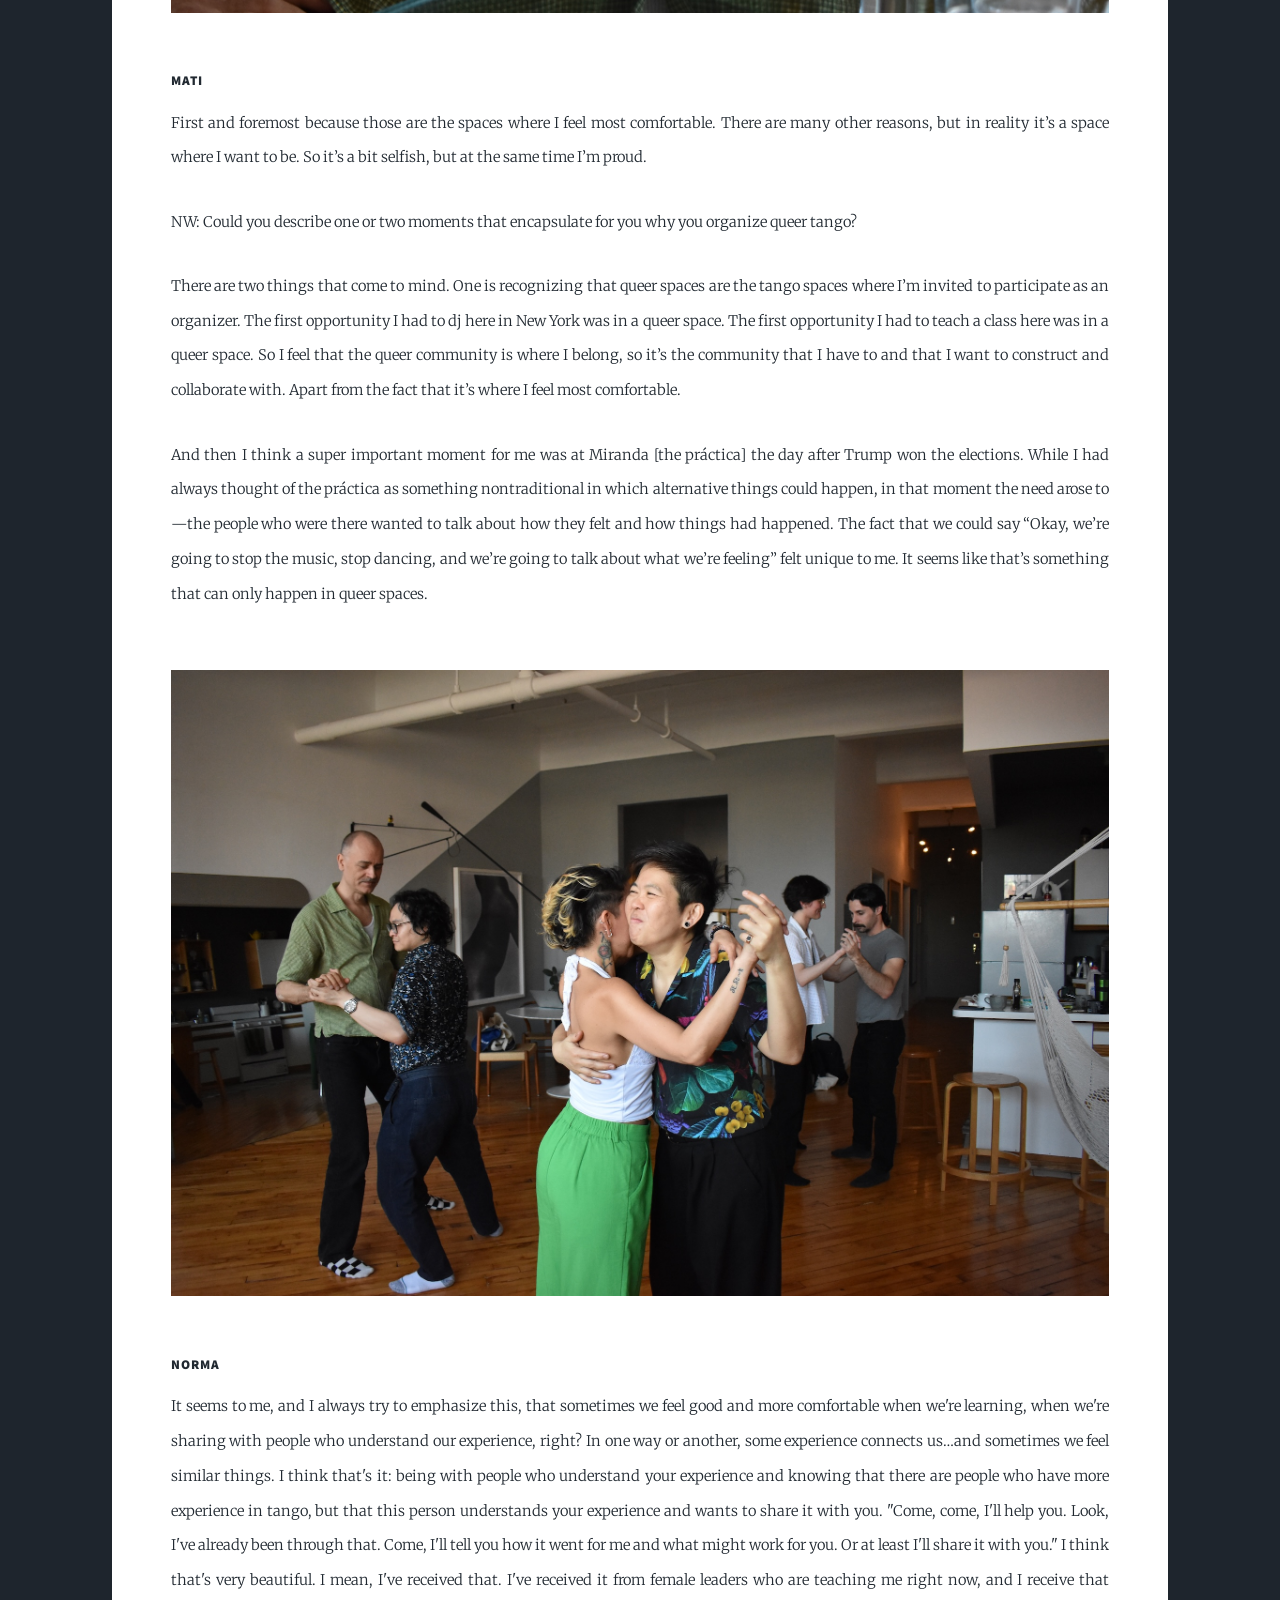
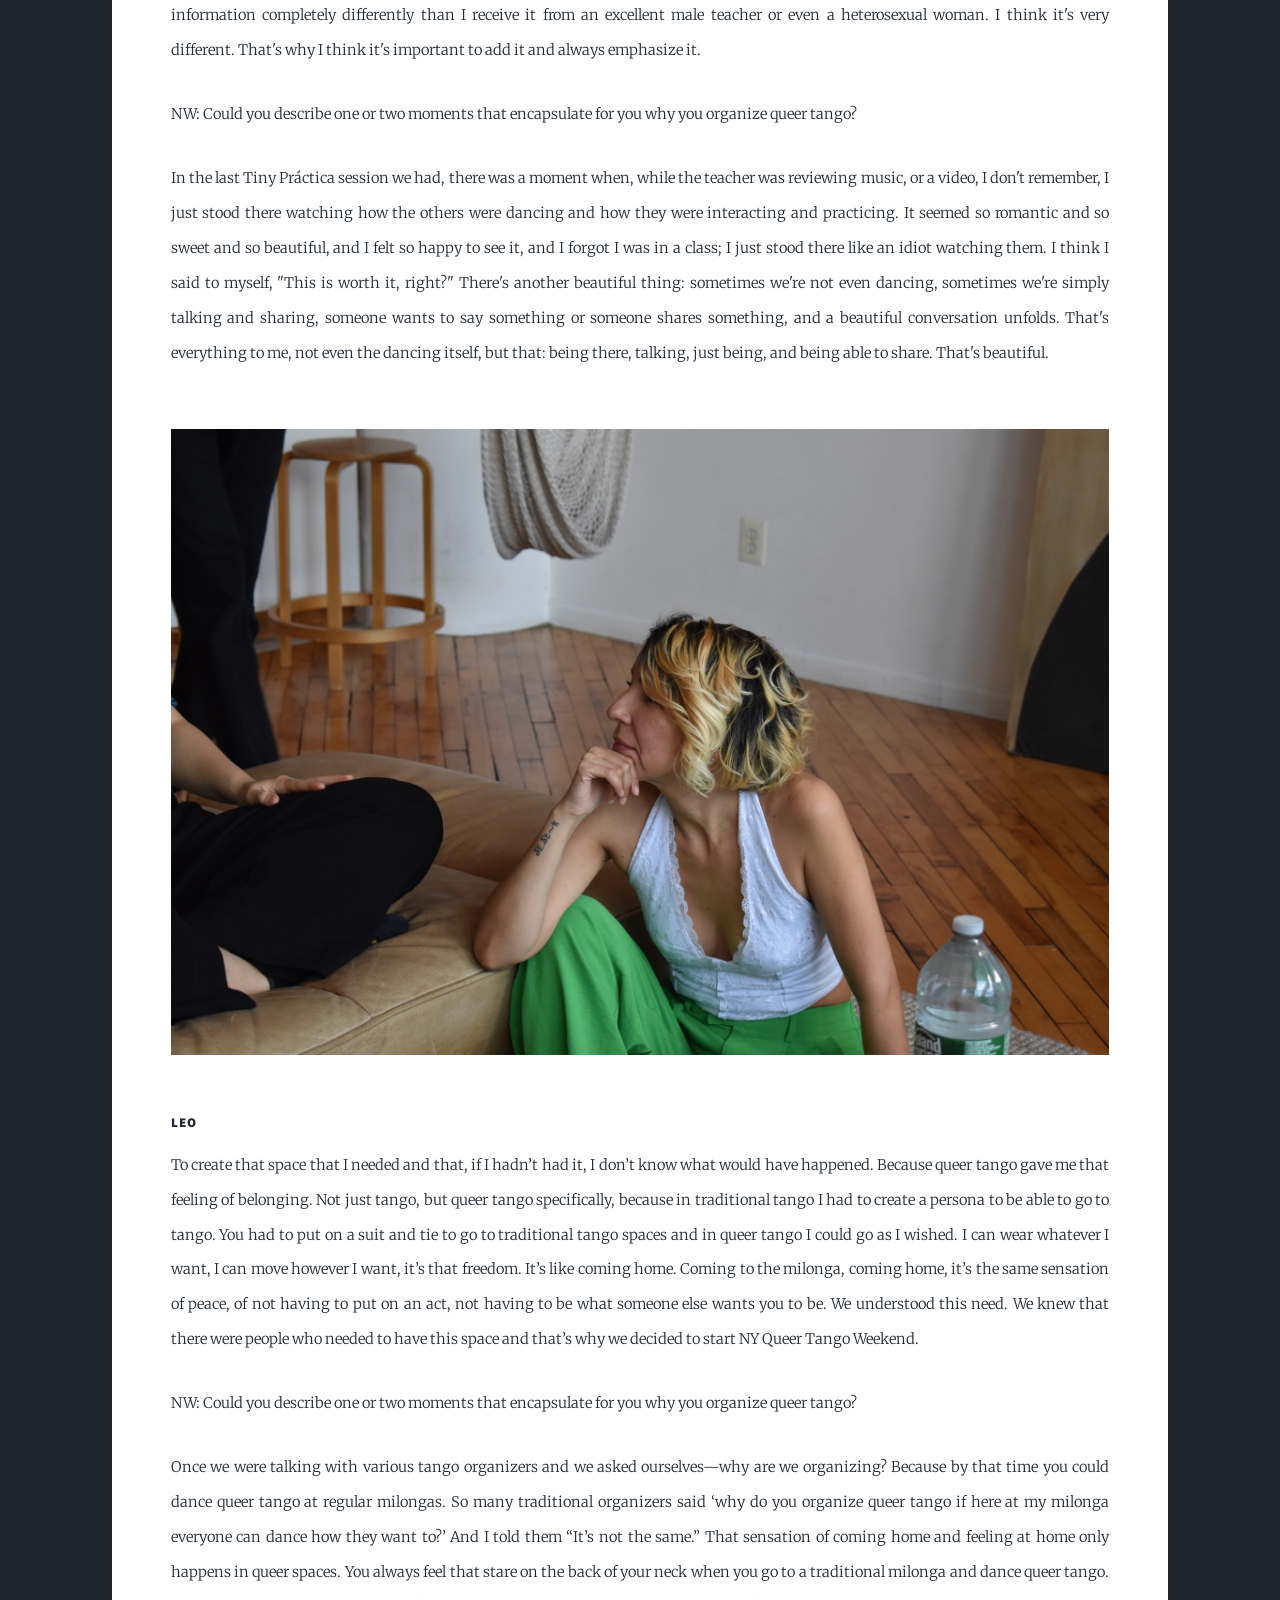
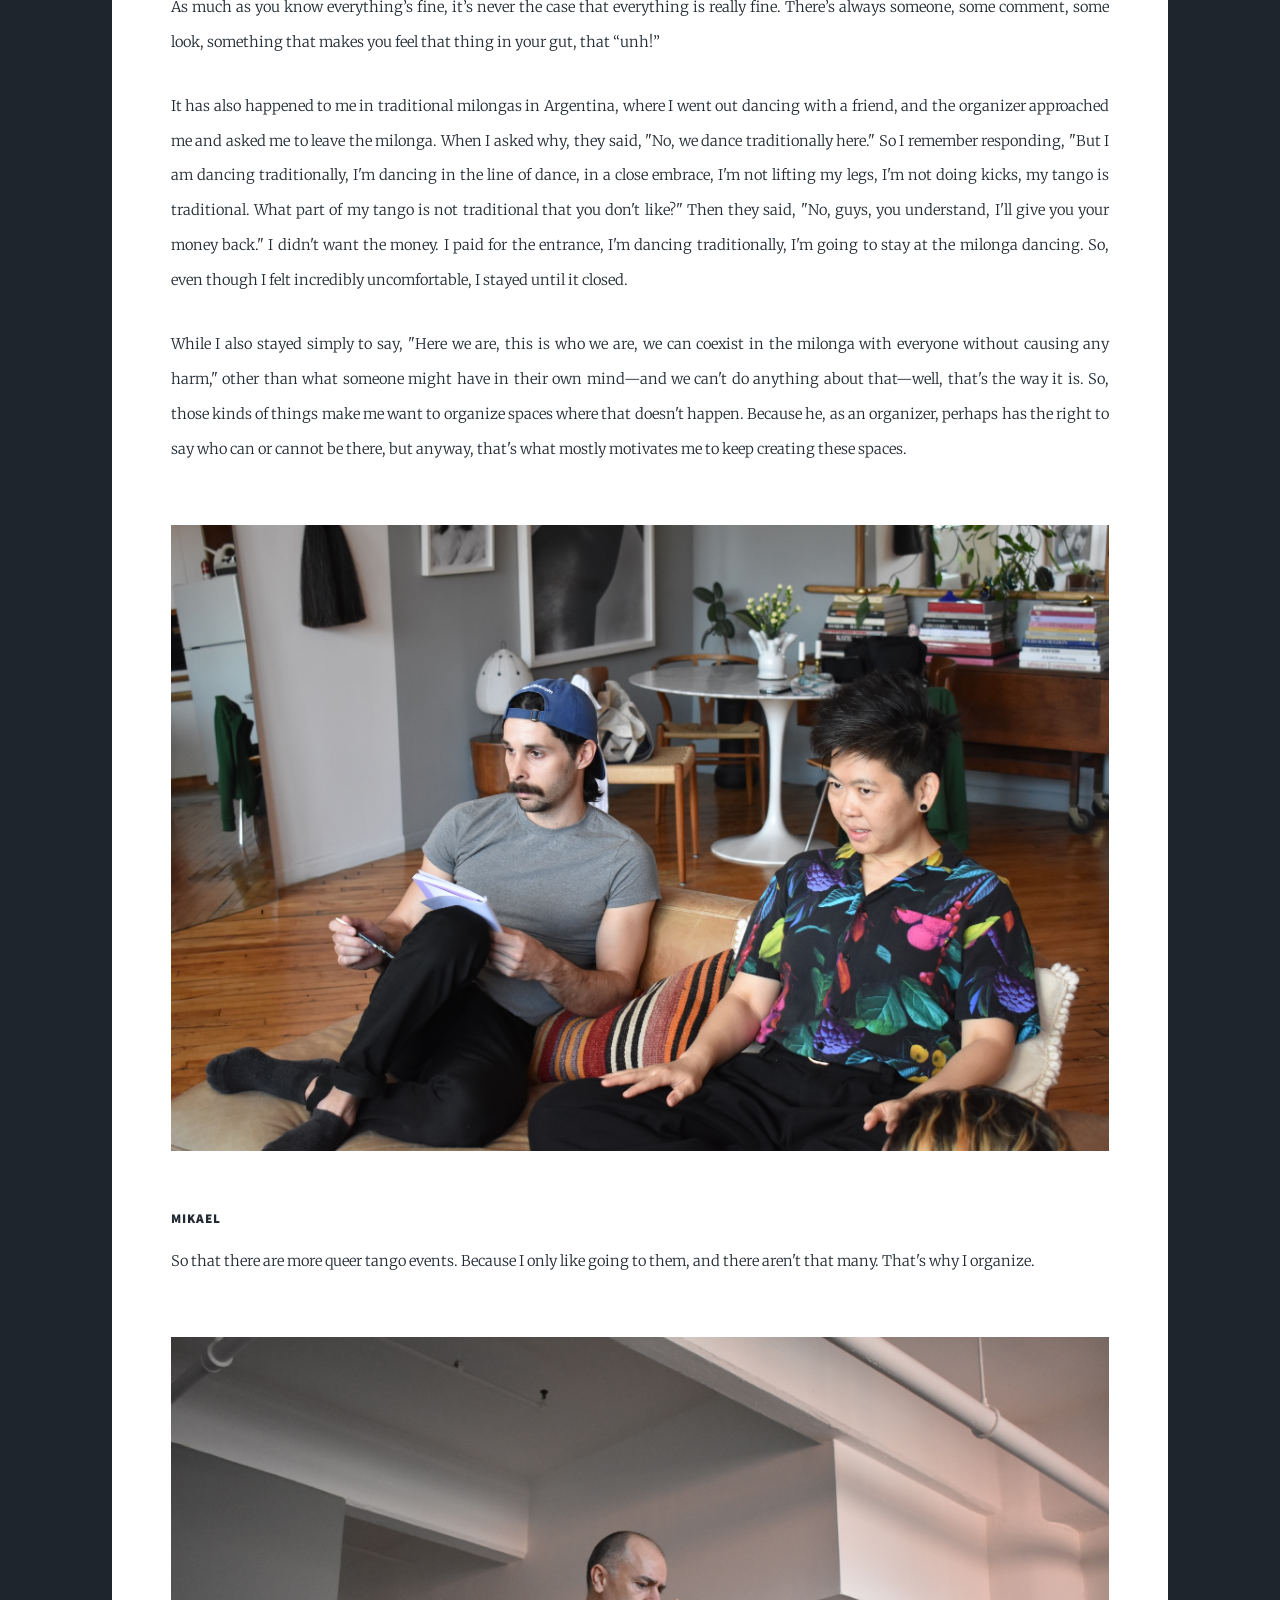
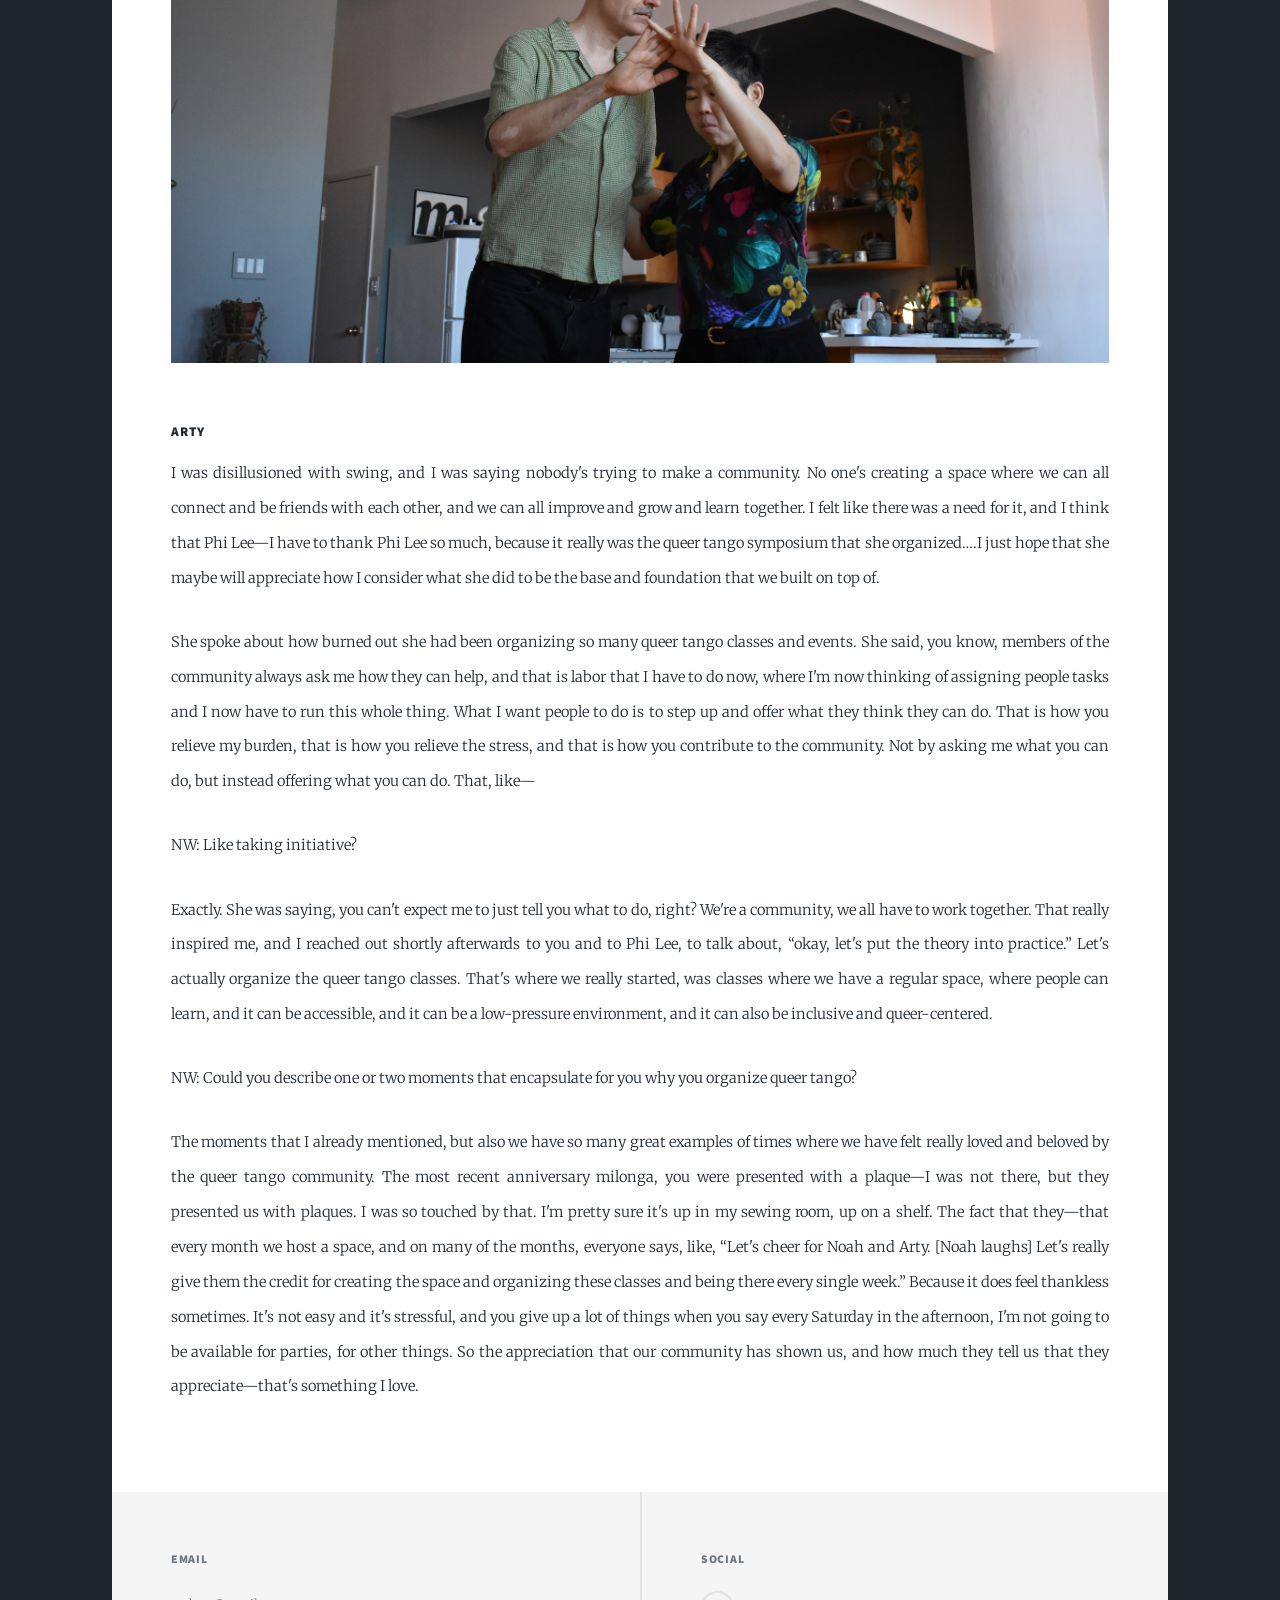
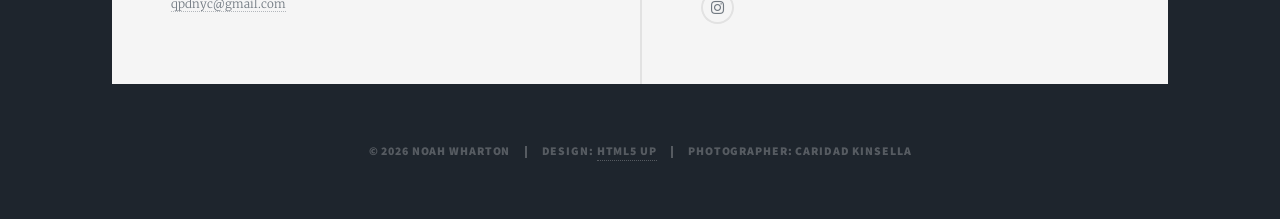
<file: organizing.html>
<!DOCTYPE HTML>
<!--
	Massively by HTML5 UP
	html5up.net | @ajlkn
	Free for personal and commercial use under the CCA 3.0 license (html5up.net/license)
-->
<html lang="en">
	<head>
		<title>Organizing</title>
		<meta charset="utf-8" />
		<meta name="viewport" content="width=device-width, initial-scale=1, user-scalable=no" />
		<link rel="stylesheet" href="assets/css/main.css" />
		<noscript><link rel="stylesheet" href="assets/css/noscript.css" /></noscript>
	</head>
	<body class="is-preload">

		<!-- Wrapper -->
			<div id="wrapper">

				<!-- Header -->
					<header id="header">
						<a href="index.html" class="logo">NYC Queer Tango Organizer Interview Project</a>
					</header>

				<!-- Nav -->
					<nav id="nav">
						<ul class="links">
							<li><a href="index.html">Home</a></li>
                            <li><a href="Beginnings.html">Beginnings</a></li>
                            <li><a href="continuing.html">Continuing</a></li>
                            <li><a href="feeling.html">Feeling</a></li>
							<li class="active"><a href="organizing.html">Organizing</a></li>
                            <li><a href="offerings.html">Offerings</a></li> 
							<li><a href="quotes.html">Selections</a></li> 
						</ul>
						<ul class="icons">
							<li><a href="https://www.instagram.com/qpdnyc/" class="icon brands fa-instagram"><span class="label">Instagram</span></a></li>
						</ul>
						<ul class="links">
							<li><a href="es/" class="highlight-link">Español</a></li>
						</ul>
					</nav>

				<!-- Main -->
					<div id="main">

						<!-- Post -->
							<section class="post">
								<header class="major">
									<h1>Organizing</h1>
                                    <h3>Why do you organize queer tango events?</h3>
								</header>
								<div class="image main"><img src="images/17_DSC_0487.JPG" alt="" /></div>
                                <h5>Phi Lee</h5>
							    <p>I went through two phases of organizing queer tango. The first was with Tim. And for  me, we were doing that because I realized there were more gay men who just didn't feel comfortable dancing at the straight milongas. That was 10 years ago, but the moment that made me want to come back to organizing queer tango was going to Europe and the Paris or Valencia queer tango festival, probably. I was going to all these queer tango festivals in Europe, one after another, so it's hard to say one particular experience. It was a period of experiences, because I got to compare the different queer tango events that I went to, and I realized there are certain similarities and certain differences. And that helped me to define the kind of queer tango event I wanted to create.</p>
                                <p>NW: What would you say is the kind of queer tango event that you want to create?</p>
                                <p>I would say the grand idea is that it can be a transformative experience…Hope!</p>
                                <p>NW: Hope—that's what you want for your events?</p>
                                <p>Yeah. For people to walk away feeling charged with hope.</p>
                                <div class="image main"><img src="images/20_DSC_0456.JPG" alt="" /></div>
                                <h5>Mati</h5>
                                <p>First and foremost because those are the spaces where I feel most comfortable. There are many other reasons, but in reality it’s a space where I want to be. So it’s a bit selfish, but at the same time I’m proud.</p>
                                <p>NW: Could you describe one or two moments that encapsulate for you why you organize queer tango?</p>
                                <p>There are two things that come to mind. One is recognizing that queer spaces are the tango spaces where I’m invited to participate as an organizer. The first opportunity I had to dj here in New York was in a queer space. The first opportunity I had to teach a class here was in a queer space. So I feel that the queer community is where I belong, so it’s the community that I have to and that I want to construct and collaborate with. Apart from the fact that it’s where I feel most comfortable.</p>
                                <p>And then I think a super important moment for me was at Miranda [the práctica] the day after Trump won the elections. While I had always thought of the práctica as something nontraditional in which alternative things could happen, in that moment the need arose to—the people who were there wanted to talk about how they felt and how things had happened. The fact that we could say “Okay, we’re going to stop the music, stop dancing, and we’re going to talk about what we’re feeling” felt unique to me. It seems like that’s something that can only happen in queer spaces.</p>
                                <div class="image main"><img src="images/01_DSC_0079.JPG" alt="" /></div>
                                <h5>Norma</h5>
                                <p>It seems to me, and I always try to emphasize this, that sometimes we feel good and more comfortable when we're learning, when we're sharing with people who understand our experience, right? In one way or another, some experience connects us…and sometimes we feel similar things. I think that's it: being with people who understand your experience and knowing that there are people who have more experience in tango, but that this person understands your experience and wants to share it with you. "Come, come, I'll help you. Look, I've already been through that. Come, I'll tell you how it went for me and what might work for you. Or at least I'll share it with you." I think that's very beautiful. I mean, I've received that. I've received it from female leaders who are teaching me right now, and I receive that information completely differently than I receive it from an excellent male teacher or even a heterosexual woman. I think it's very different. That's why I think it's important to add it and always emphasize it.</p>
                                <p>NW: Could you describe one or two moments that encapsulate for you why you organize queer tango?</p>
                                <p>In the last Tiny Práctica session we had, there was a moment when, while the teacher was reviewing music, or a video, I don't remember, I just stood there watching how the others were dancing and how they were interacting and practicing. It seemed so romantic and so sweet and so beautiful, and I felt so happy to see it, and I forgot I was in a class; I just stood there like an idiot watching them. I think I said to myself, "This is worth it, right?" There's another beautiful thing: sometimes we're not even dancing, sometimes we're simply talking and sharing, someone wants to say something or someone shares something, and a beautiful conversation unfolds. That's everything to me, not even the dancing itself, but that: being there, talking, just being, and being able to share. That's beautiful.</p>
                                <div class="image main"><img src="images/31_DSC_0452.JPG" alt="" /></div>
                                <h5>Leo</h5>
                                <p>To create that space that I needed and that, if I hadn’t had it, I don’t know what would have happened. Because queer tango gave me that feeling of belonging. Not just tango, but queer tango specifically, because in traditional tango I had to create a persona to be able to go to tango. You had to put on a suit and tie to go to traditional tango spaces and in queer tango I could go as I wished. I can wear whatever I want, I can move however I want, it’s that freedom. It’s like coming home. Coming to the milonga, coming home, it’s the same sensation of peace, of not having to put on an act, not having to be what someone else wants you to be. We understood this need. We knew that there were people who needed to have this space and that’s why we decided to start NY Queer Tango Weekend.</p>
                                <p>NW: Could you describe one or two moments that encapsulate for you why you organize queer tango?</p>
                                <p>Once we were talking with various tango organizers and we asked ourselves—why are we organizing? Because by that time you could dance queer tango at regular milongas. So many traditional organizers said ‘why do you organize queer tango if here at my milonga everyone can dance how they want to?’ And I told them “It’s not the same.” That sensation of coming home and feeling at home only happens in queer spaces. You always feel that stare on the back of your neck when you go to a traditional milonga and dance queer tango. As much as you know everything’s fine, it’s never the case that everything is really fine. There’s always someone, some comment, some look, something that makes you feel that thing in your gut, that “unh!”</p>
                                <p>It has also happened to me in traditional milongas in Argentina, where I went out dancing with a friend, and the organizer approached me and asked me to leave the milonga. When I asked why, they said, "No, we dance traditionally here." So I remember responding, "But I am dancing traditionally, I'm dancing in the line of dance, in a close embrace, I'm not lifting my legs, I'm not doing kicks, my tango is traditional. What part of my tango is not traditional that you don't like?" Then they said, "No, guys, you understand, I'll give you your money back." I didn't want the money. I paid for the entrance, I'm dancing traditionally, I'm going to stay at the milonga dancing. So, even though I felt incredibly uncomfortable, I stayed until it closed.</p>
                                <p>While I also stayed simply to say, "Here we are, this is who we are, we can coexist in the milonga with everyone without causing any harm," other than what someone might have in their own mind—and we can't do anything about that—well, that's the way it is. So, those kinds of things make me want to organize spaces where that doesn't happen. Because he, as an organizer, perhaps has the right to say who can or cannot be there, but anyway, that's what mostly motivates me to keep creating these spaces.</p>
                                <div class="image main"><img src="images/09_DSC_0430.JPG" alt="" /></div>
                                 <h5>Mikael</h5>
								<p>So that there are more queer tango events. Because I only like going to them, and there aren't that many. That's why I organize.</p>
                                <div class="image main"><img src="images/35_DSC_0283.JPG" alt="" /></div>
                                 <h5>Arty</h5>
                                <p>I was disillusioned with swing, and I was saying nobody's trying to make a community. No one's creating a space where we can all connect and be friends with each other, and we can all improve and grow and learn together. I felt like there was a need for it, and I think that Phi Lee—I have to thank  Phi Lee so much, because it really was the queer tango symposium that she organized….I just hope that she maybe will appreciate how I consider what she did to be the base and foundation that we built on top of.</p>
                                <p>She spoke about how burned out she had been organizing so many queer tango classes and events. She said, you know, members of the community always ask me how they can help, and that is labor that I have to do now, where I'm now thinking of assigning people tasks and I now have to run this whole thing. What I want people to do is to step up and offer what they think they can do. That is how you relieve my burden, that is how you relieve the stress, and that is how you contribute to the community. Not by asking me what you can do, but instead offering what you can do. That, like—</p>
                                <p>NW: Like taking initiative?</p>
                                <p>Exactly. She was saying, you can't expect me to just tell you what to do, right? We're a community, we all have to work together. That really inspired me, and I reached out shortly afterwards to you and to Phi Lee, to talk about, “okay, let's put the theory into practice.” Let's actually organize the queer tango classes. That's where we really started, was classes where we have a regular space, where people can learn, and it can be accessible, and it can be a low-pressure environment, and it can also be inclusive and queer-centered.</p>
                                <p>NW: Could you describe one or two moments that encapsulate for you why you organize queer tango?</p>
                                <p>The moments that I already mentioned, but also we have so many great examples of times where we have felt really loved and beloved by the queer tango community. The most recent anniversary milonga, you were presented with a plaque—I was not there, but they presented us with plaques. I was so touched by that. I'm pretty sure it's up in my sewing room, up on a shelf. The fact that they—that every month we host a space, and on many of the months, everyone says, like, “Let's cheer for Noah and Arty. [Noah laughs] Let's really give them the credit for creating the space and organizing these classes and being there every single week.” Because it does feel thankless sometimes. It's not easy and it's stressful, and you give up a lot of things when you say every Saturday in the afternoon, I'm not going to be available for parties, for other things. So the appreciation that our community has shown us, and how much they tell us that they appreciate—that's something I love.</p>
                            </section>

					</div>

				<!-- Footer -->
					<footer id="footer">
							<section>
								<h3>Email</h3>
								<p><a href="qpdnyc@gmail.com">qpdnyc@gmail.com</a></p>
							</section>
							<section>
								<h3>Social</h3>
								<ul class="icons alt">
									<li><a href="https://www.instagram.com/qpdnyc/" class="icon brands alt fa-instagram"><span class="label">Instagram</span></a></li>
								</ul>
							</section>
						</section>
					</footer>

				<!-- Copyright -->
					<div id="copyright">
						<ul><li>&copy; 2026 Noah Wharton</li><li>Design: <a href="https://html5up.net">HTML5 UP</a></li><li>Photographer: Caridad Kinsella</li></ul>
					</div>

			</div>

		<!-- Scripts -->
			<script src="assets/js/jquery.min.js"></script>
			<script src="assets/js/jquery.scrollex.min.js"></script>
			<script src="assets/js/jquery.scrolly.min.js"></script>
			<script src="assets/js/browser.min.js"></script>
			<script src="assets/js/breakpoints.min.js"></script>
			<script src="assets/js/util.js"></script>
			<script src="assets/js/main.js"></script>
</file>
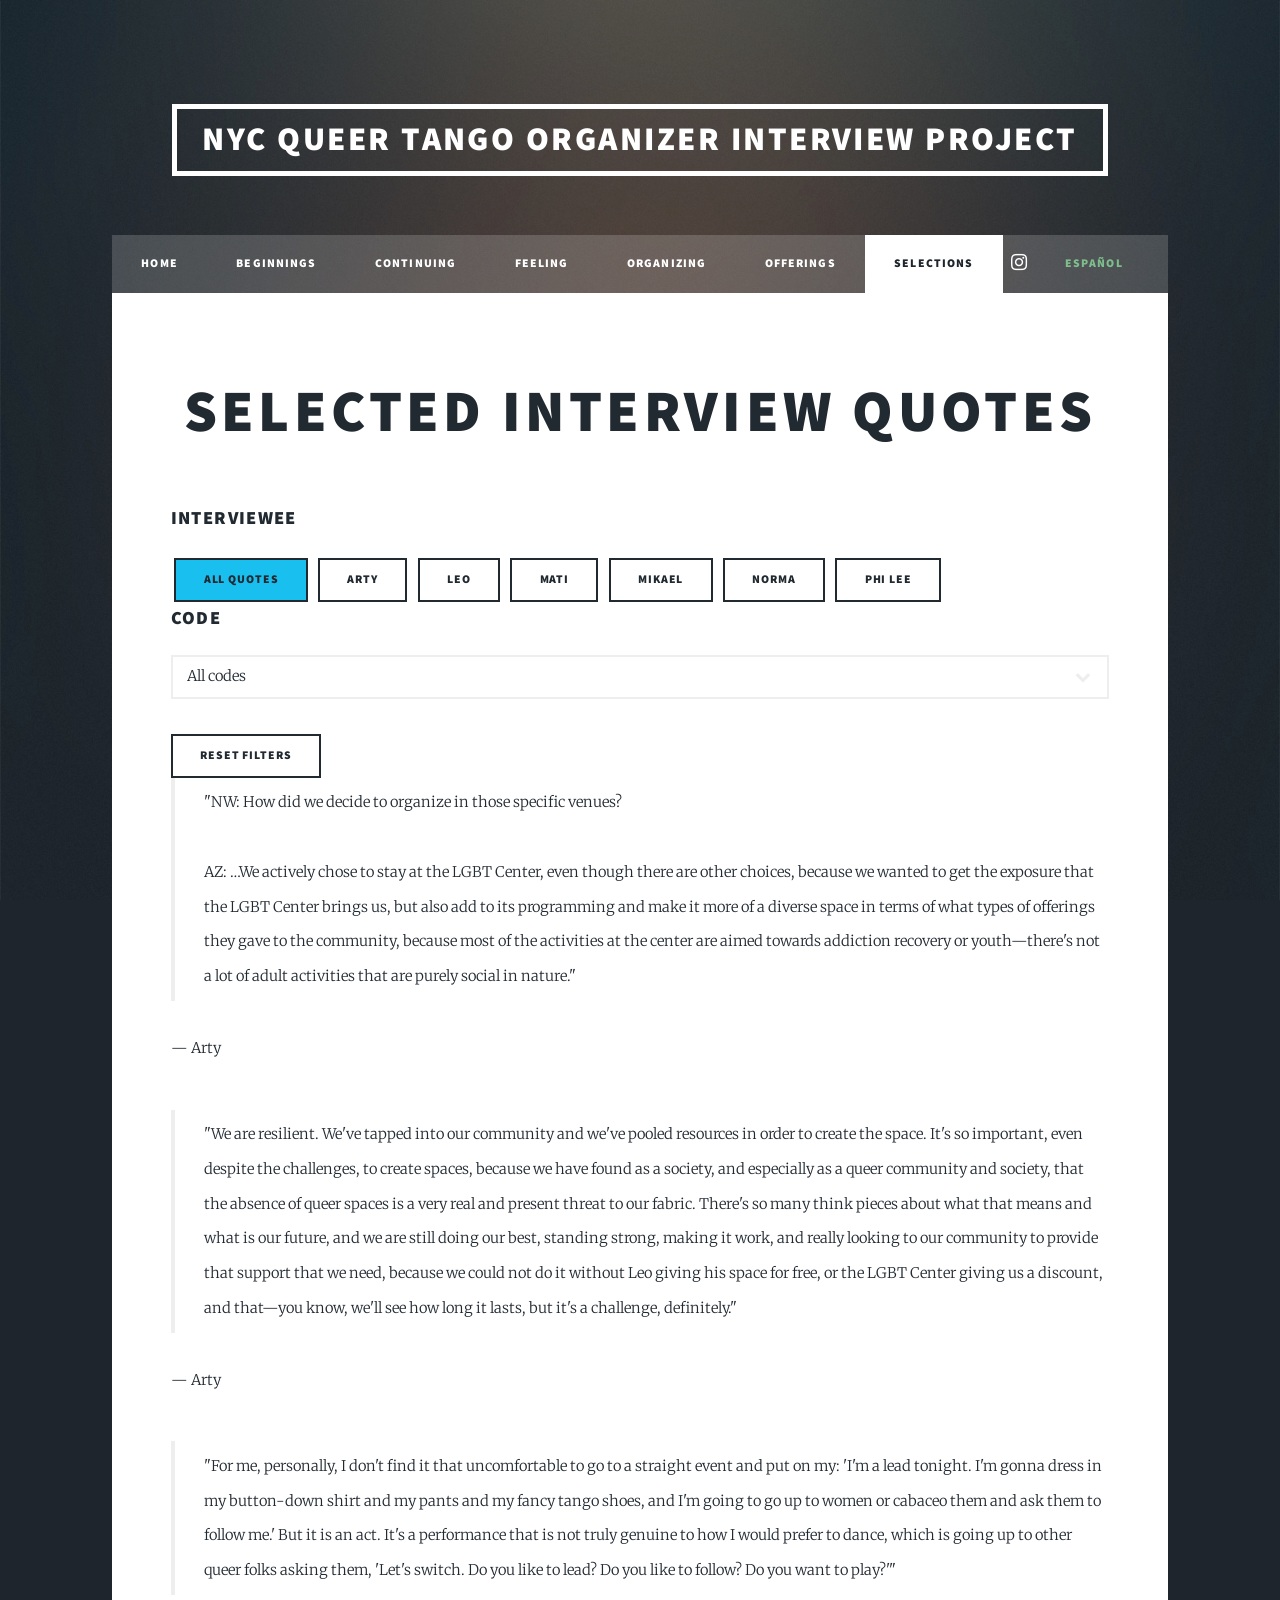
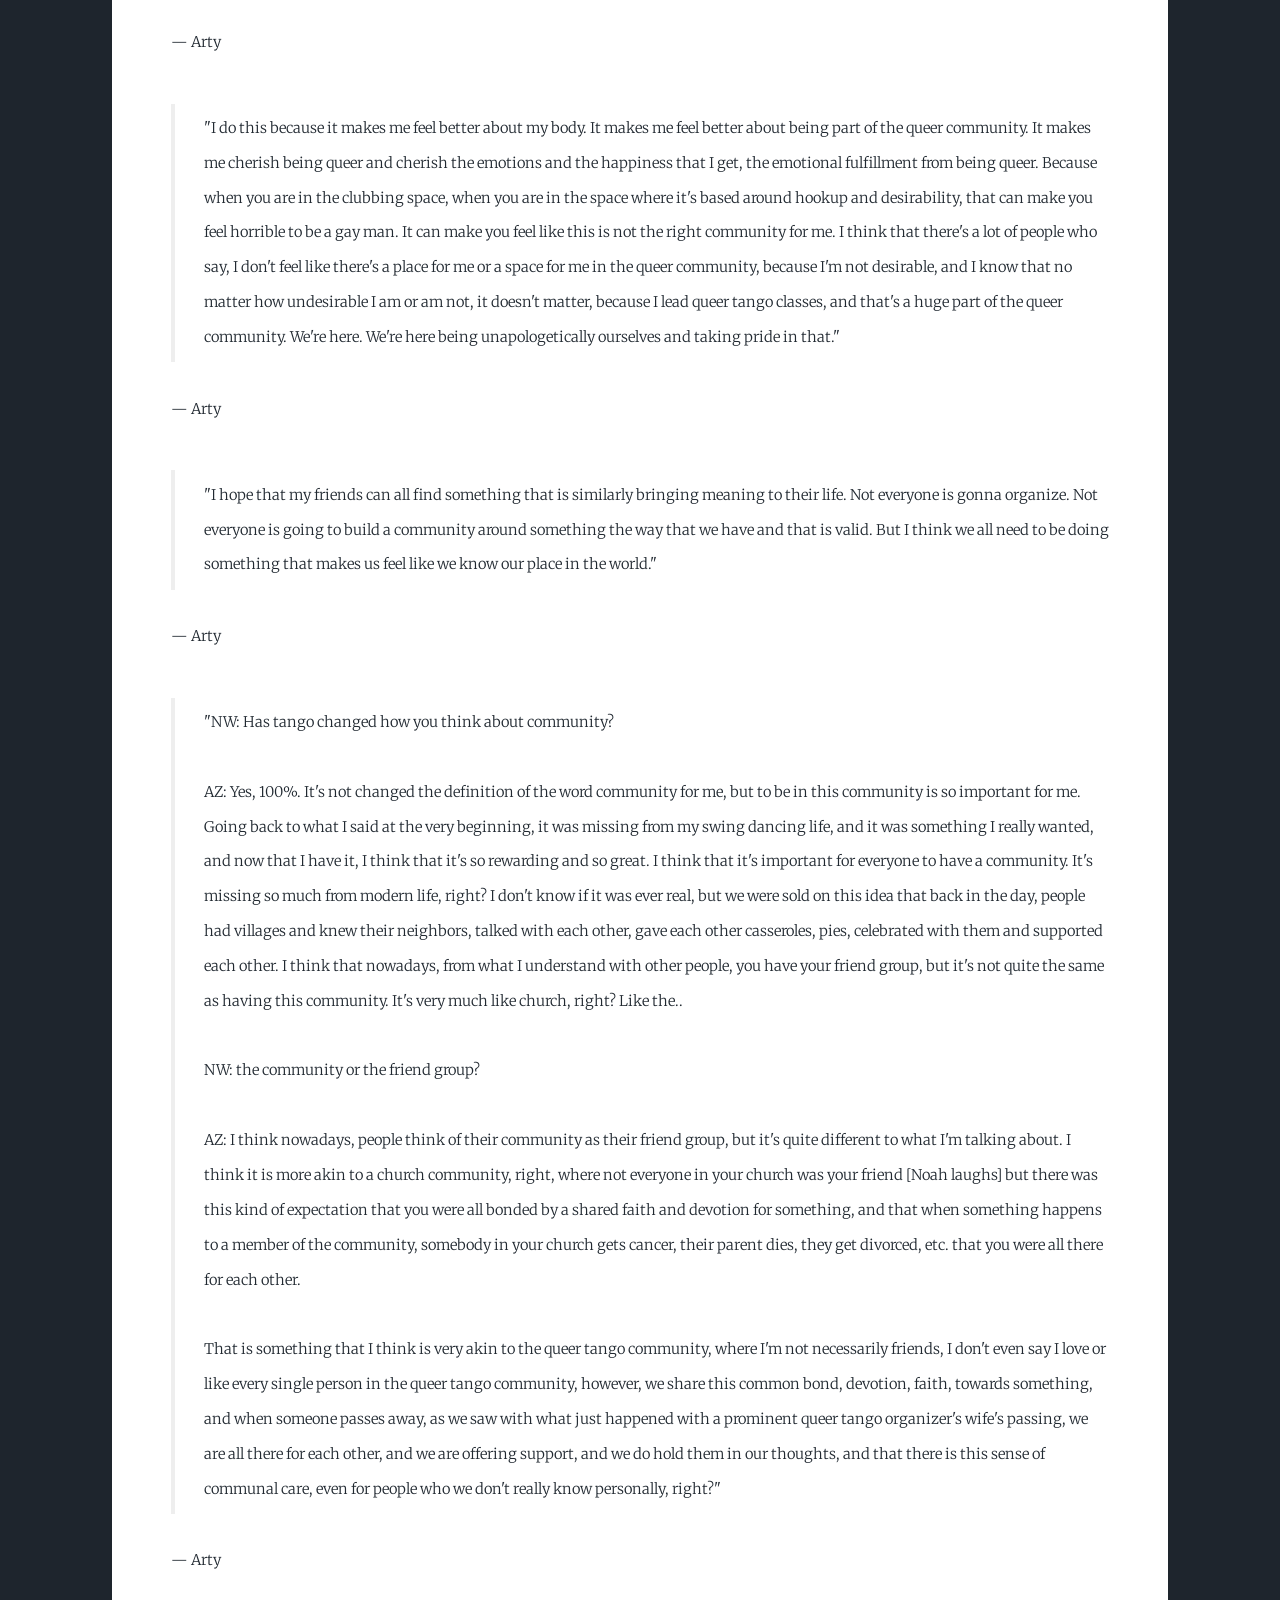
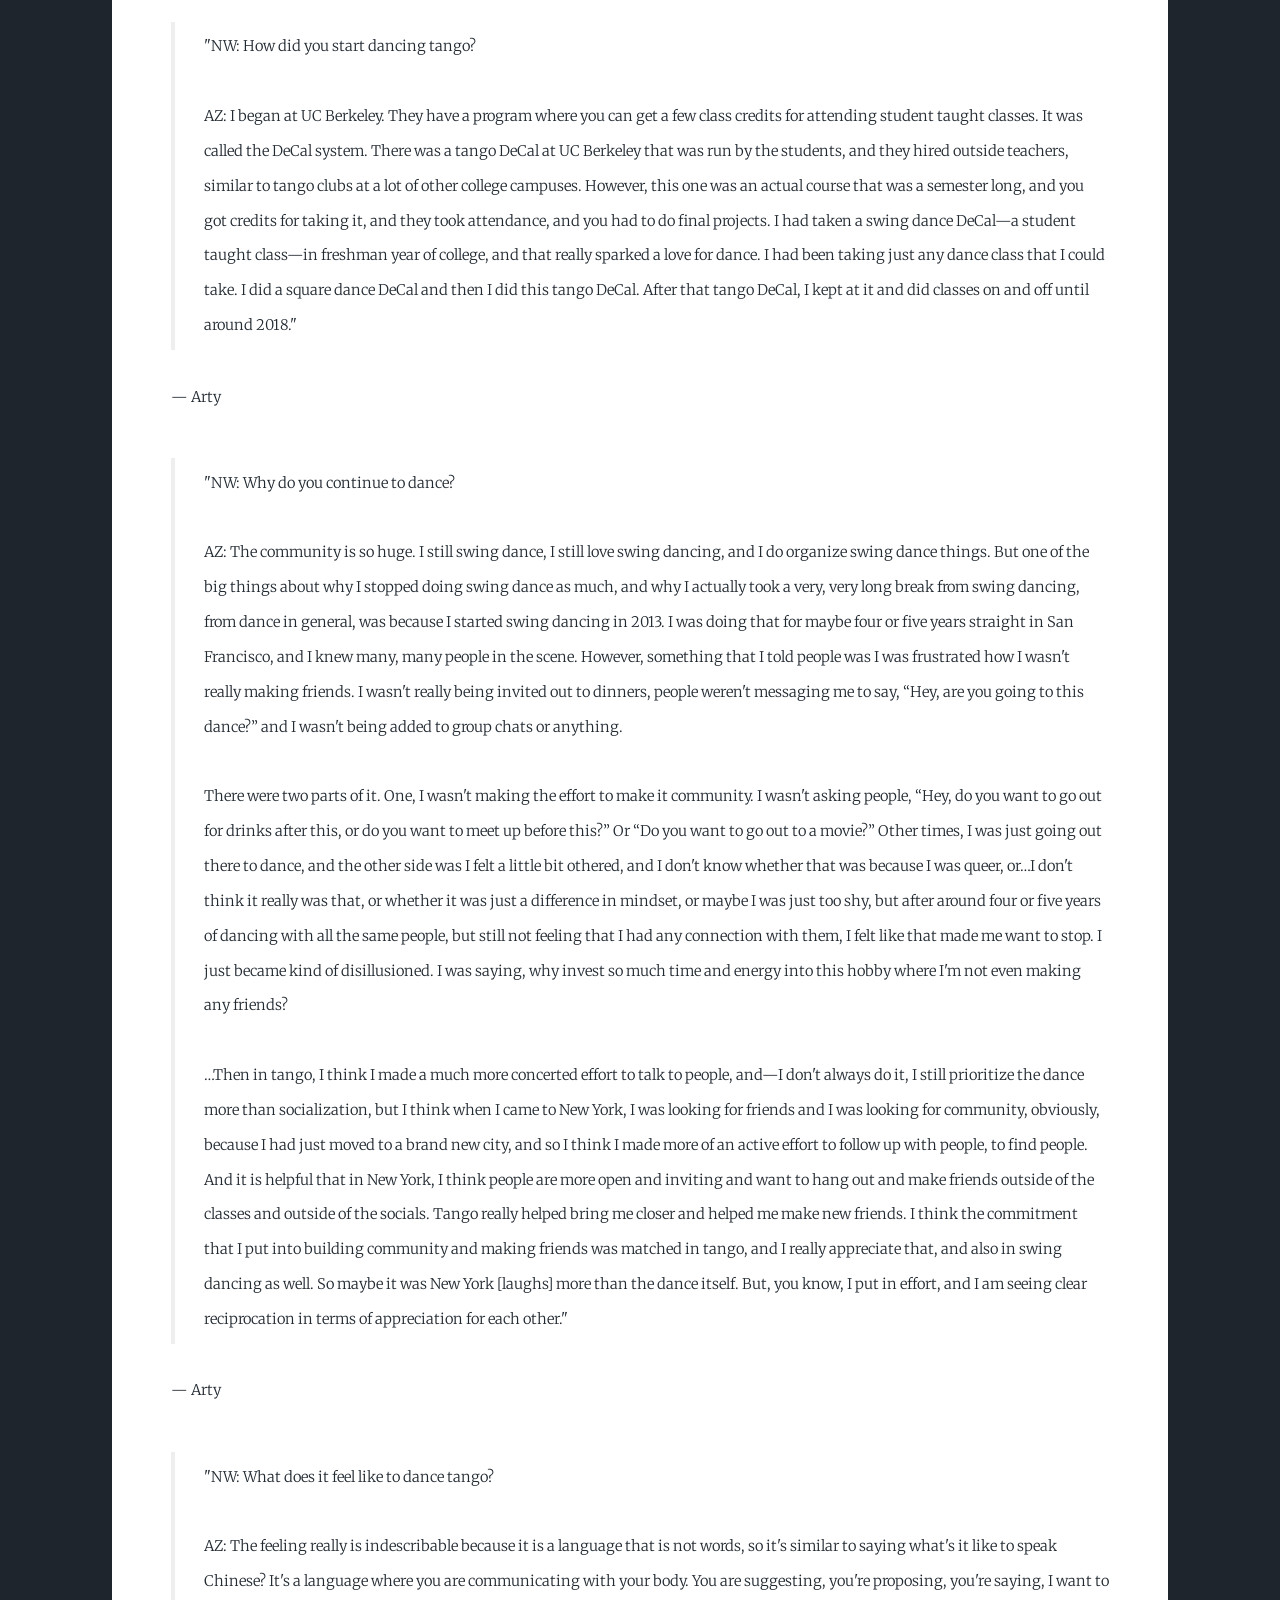
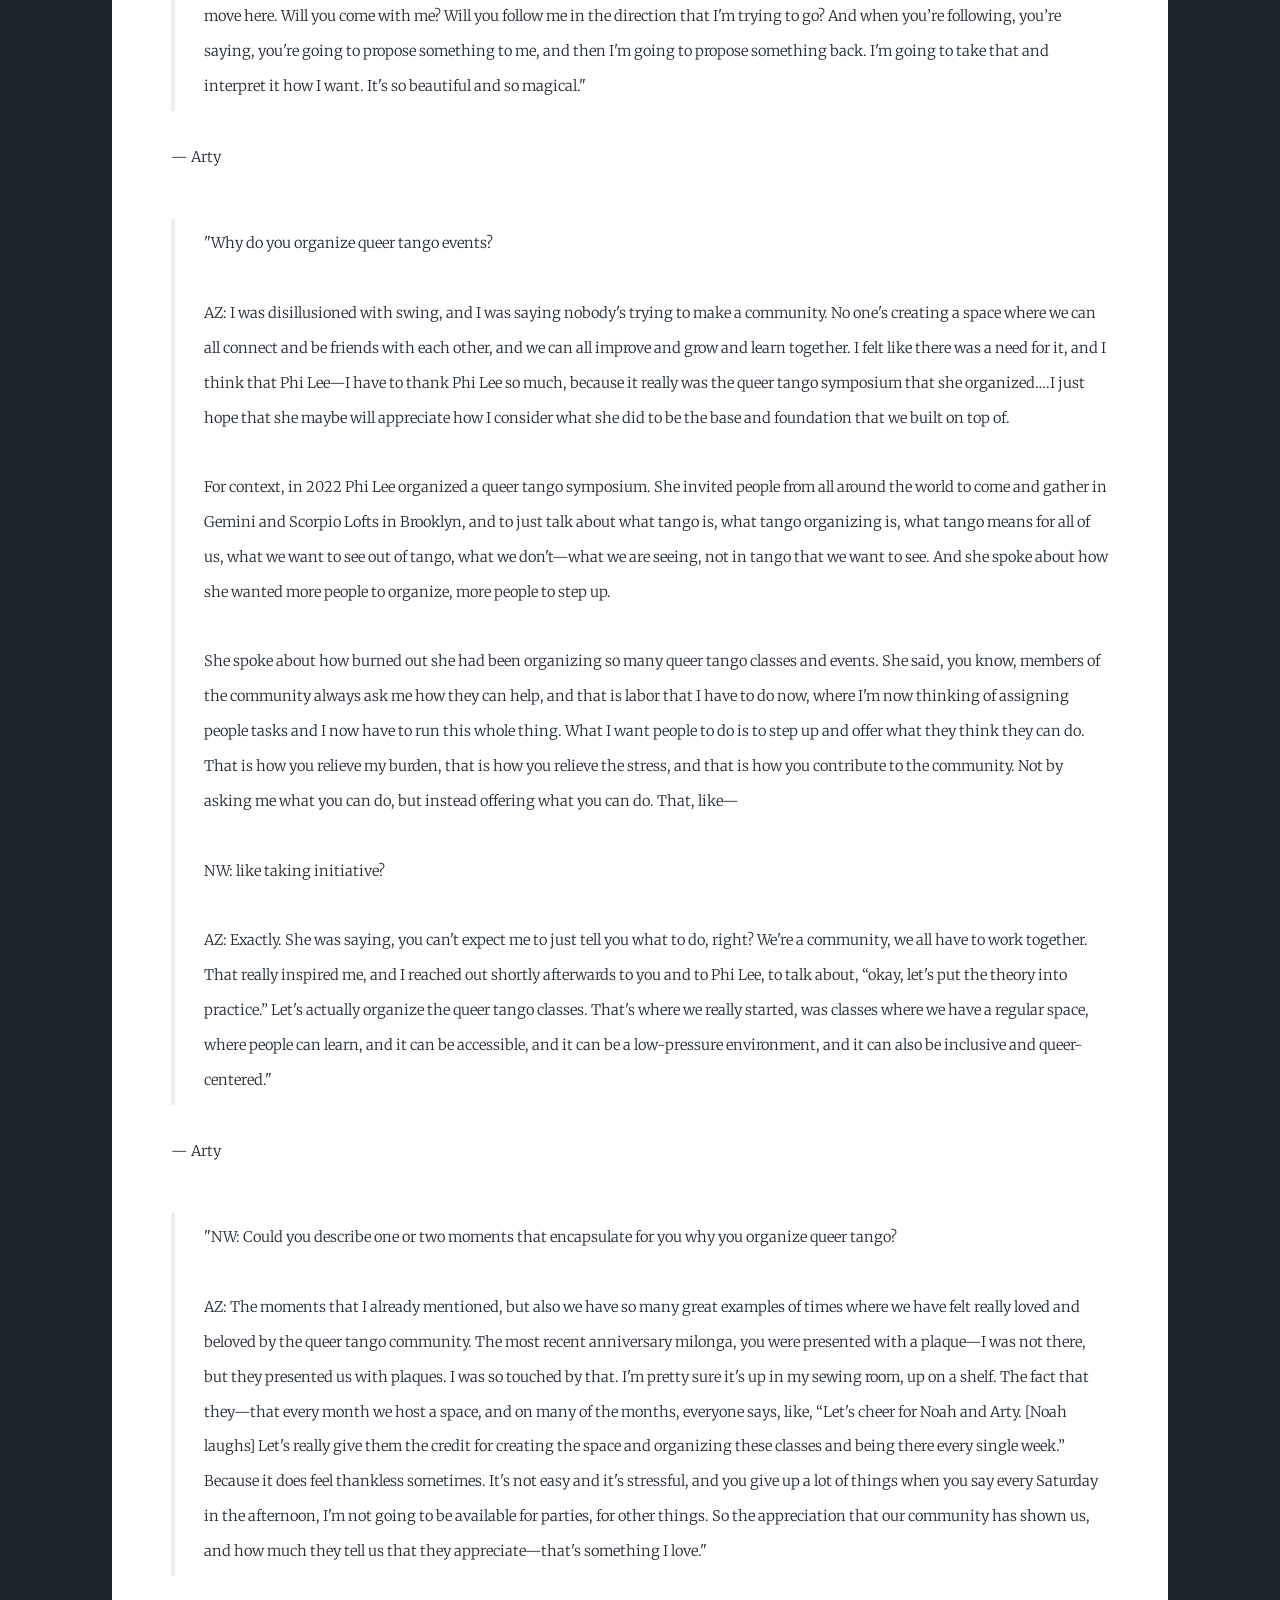
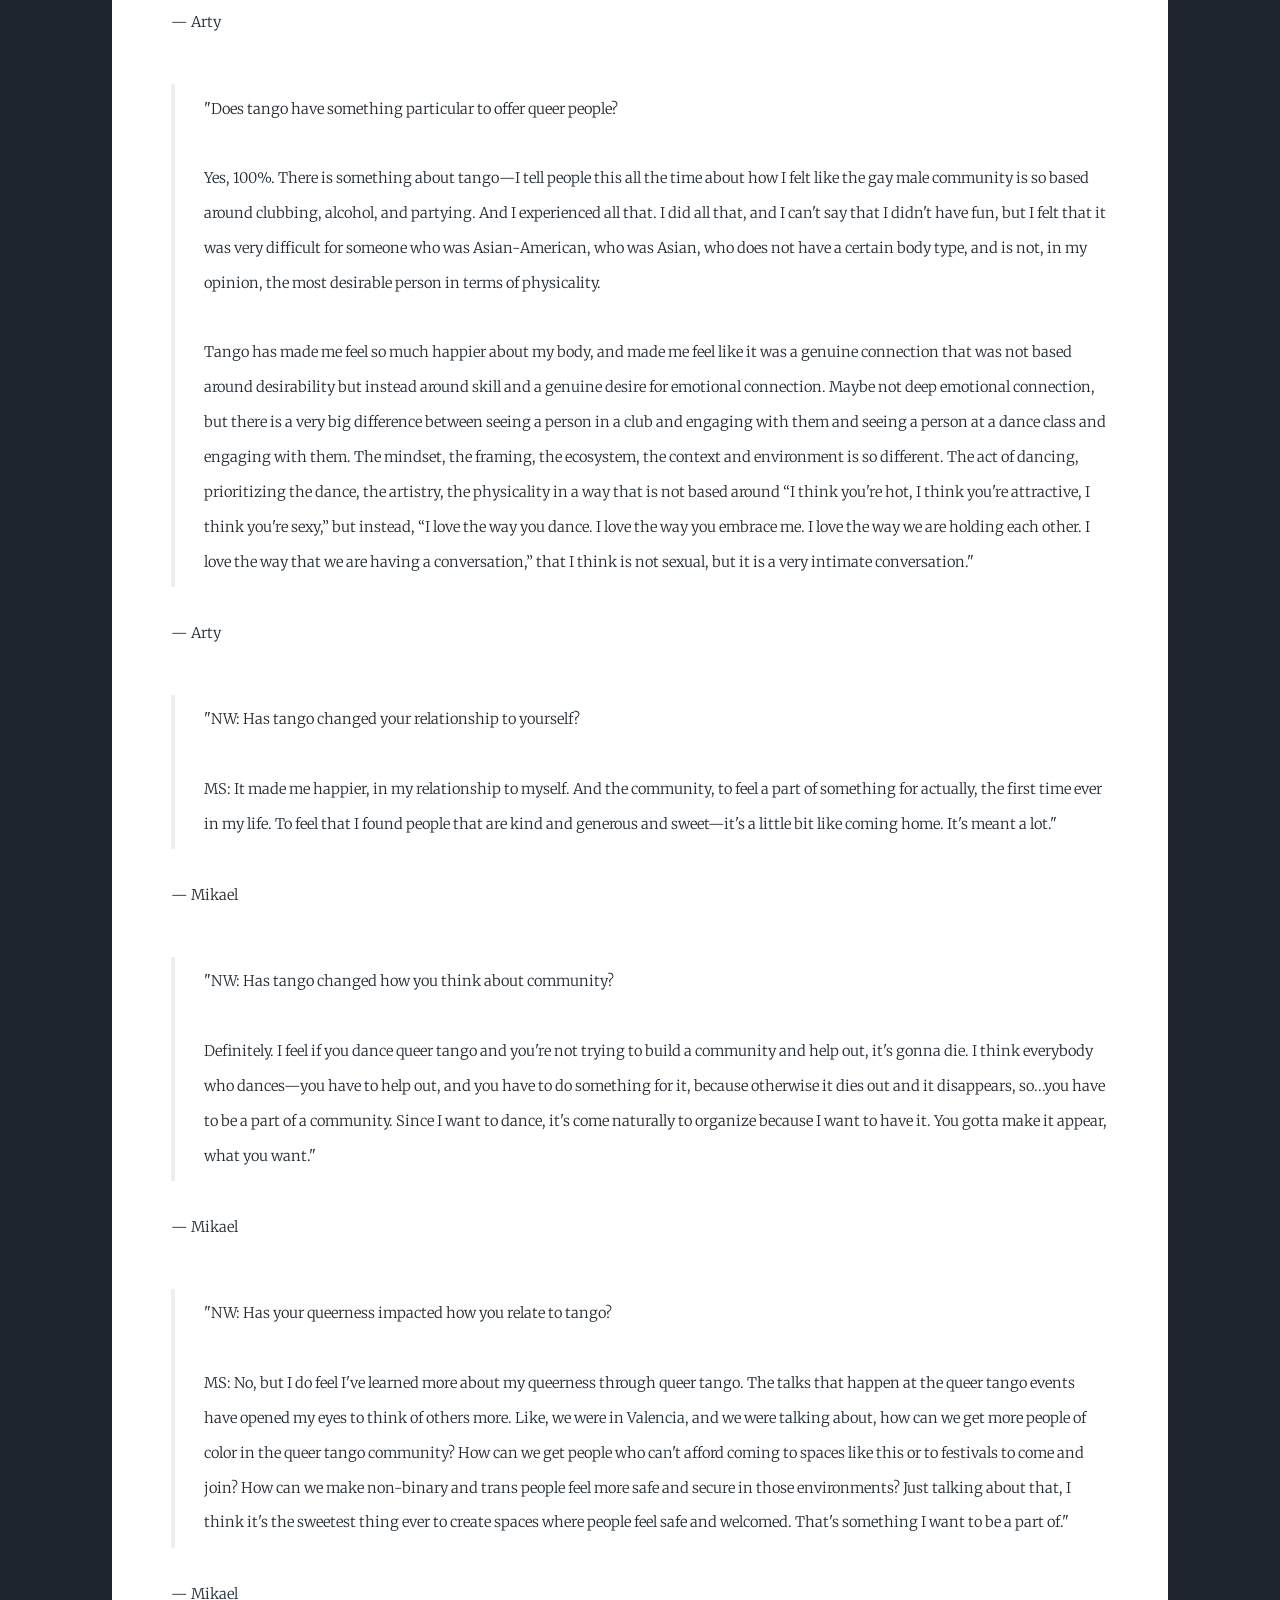
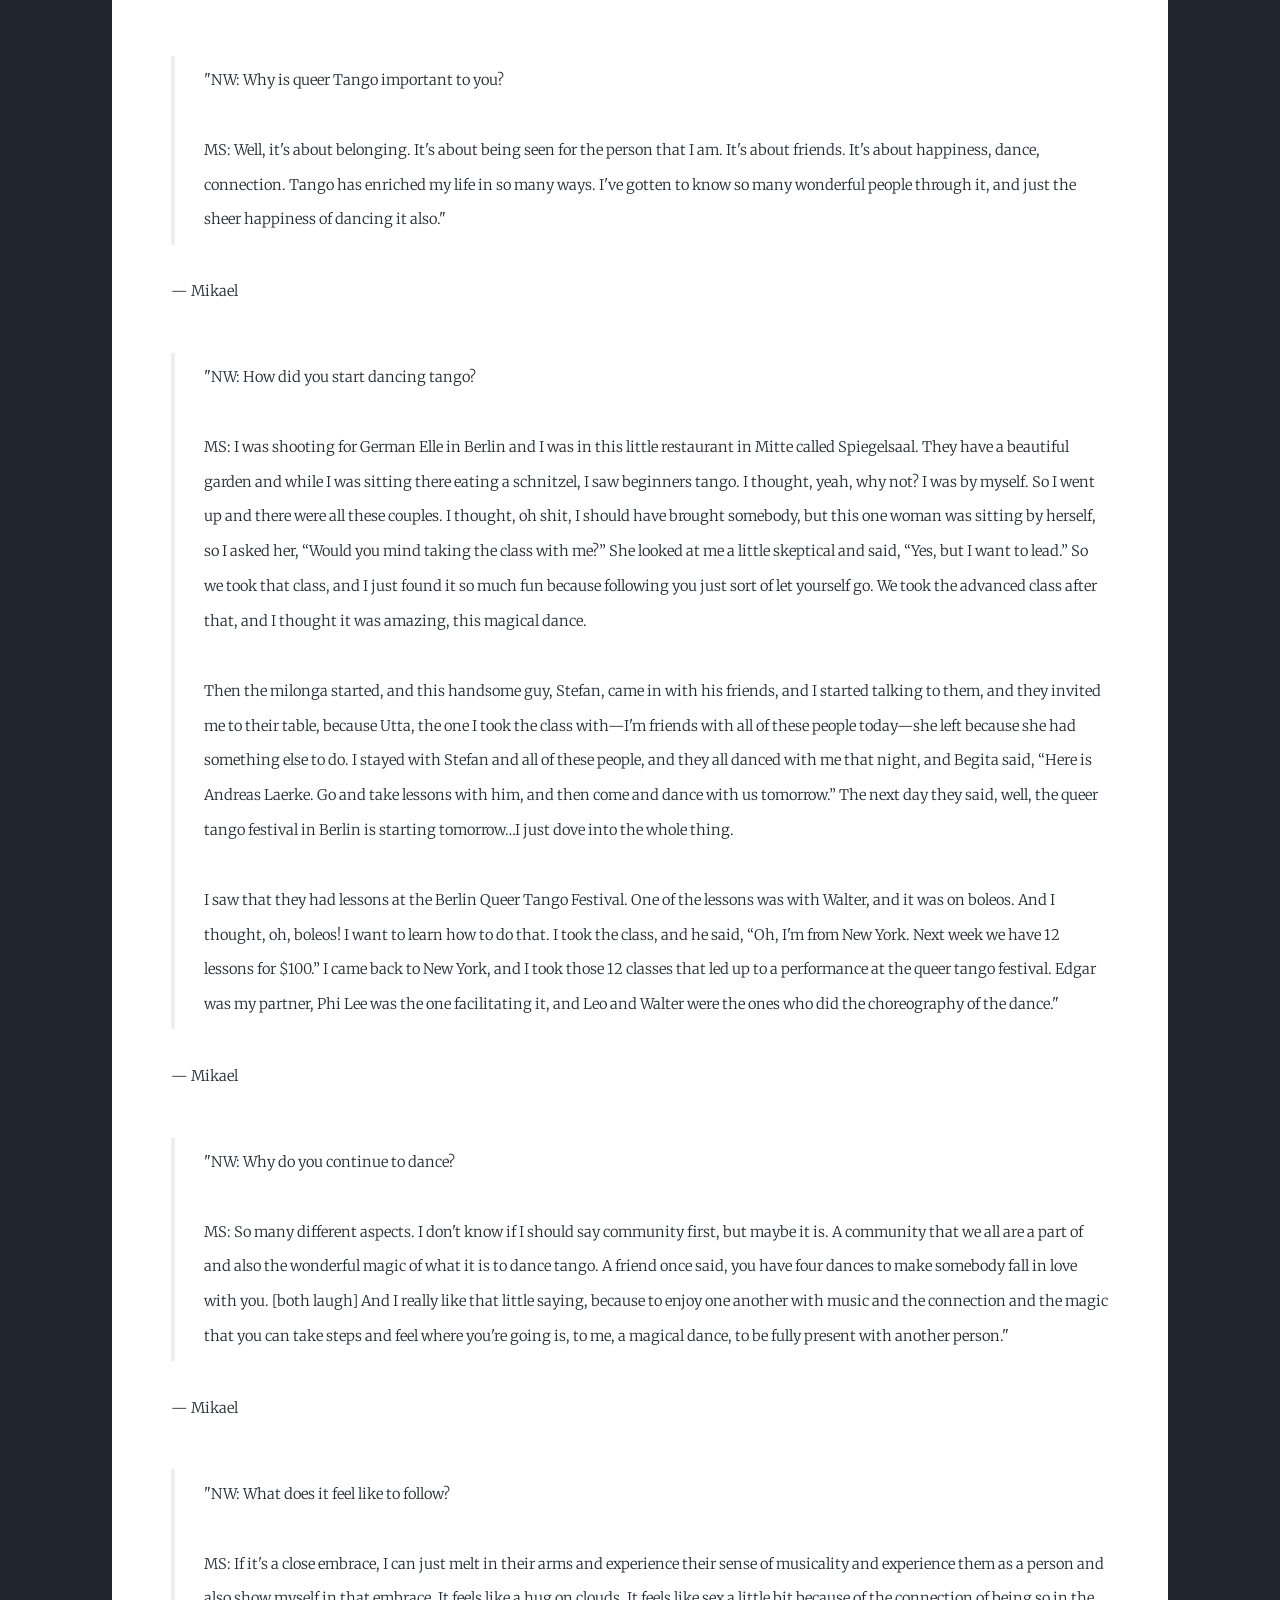
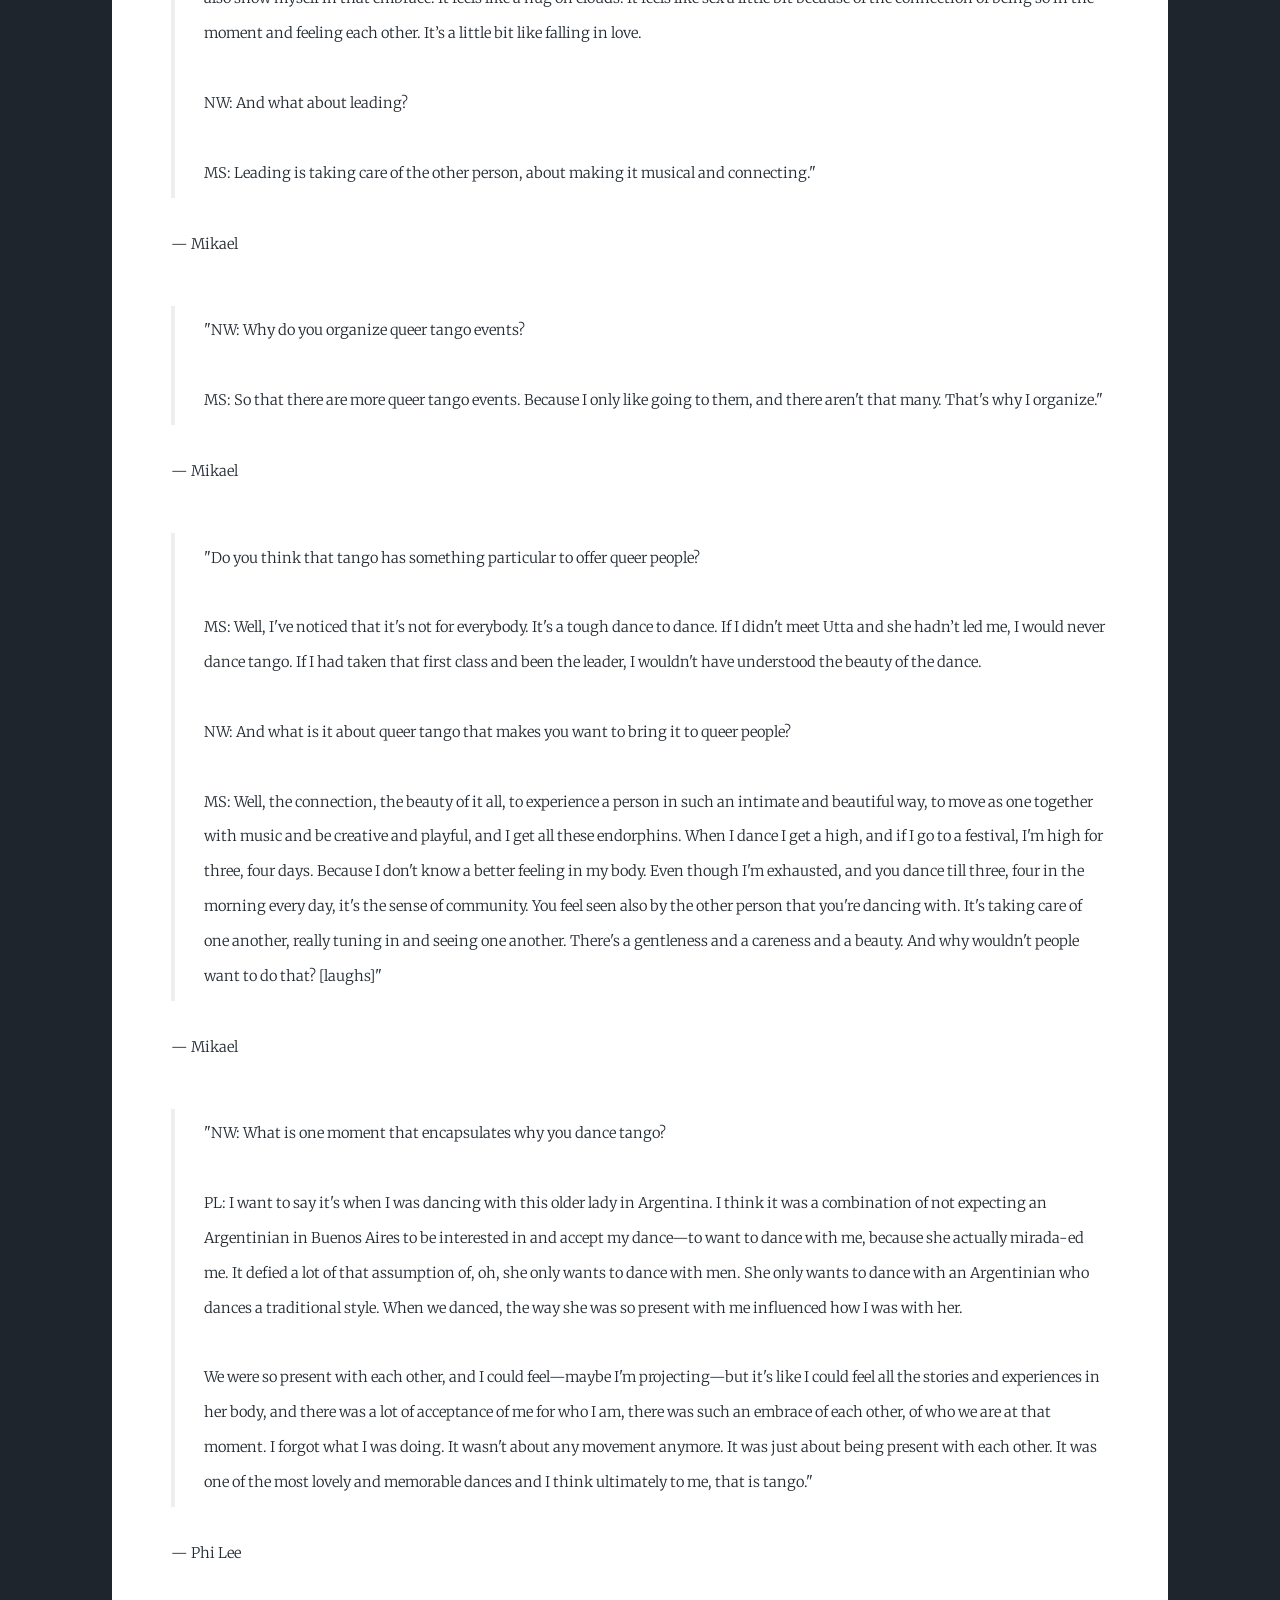
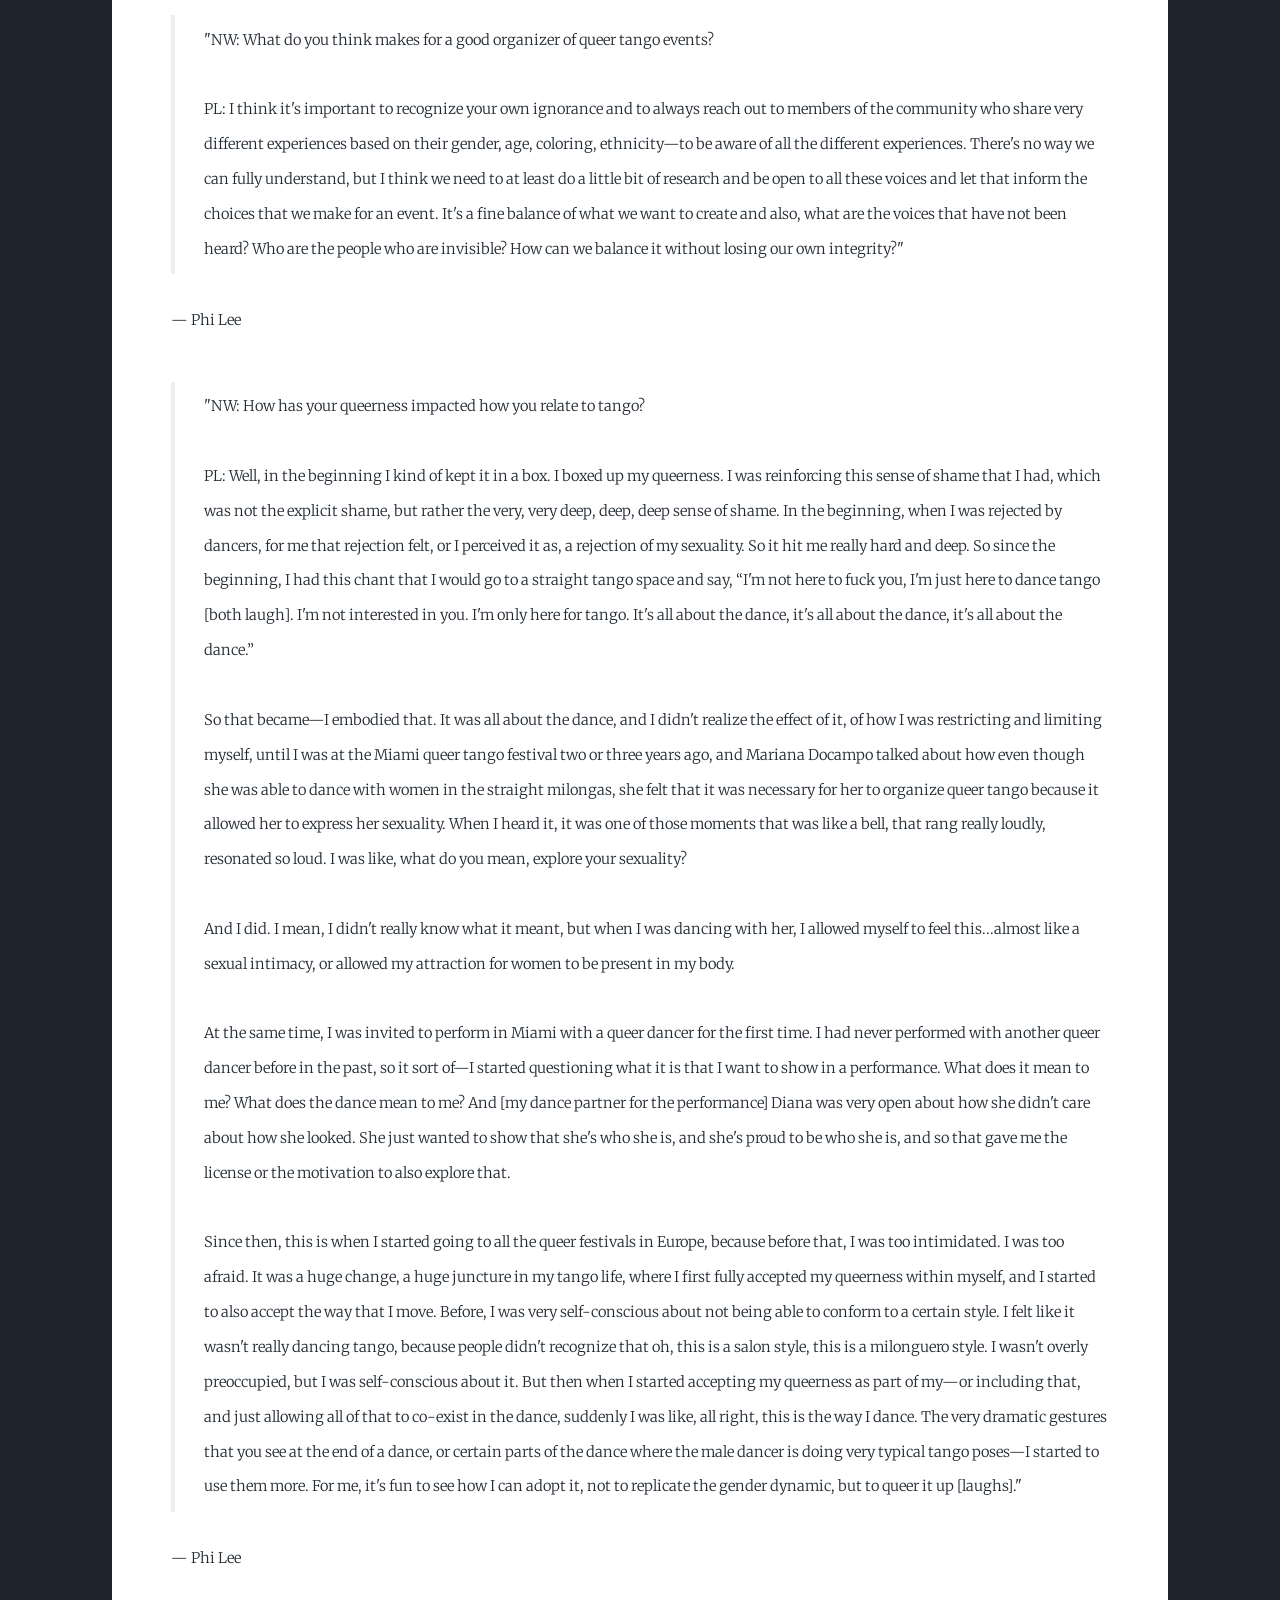
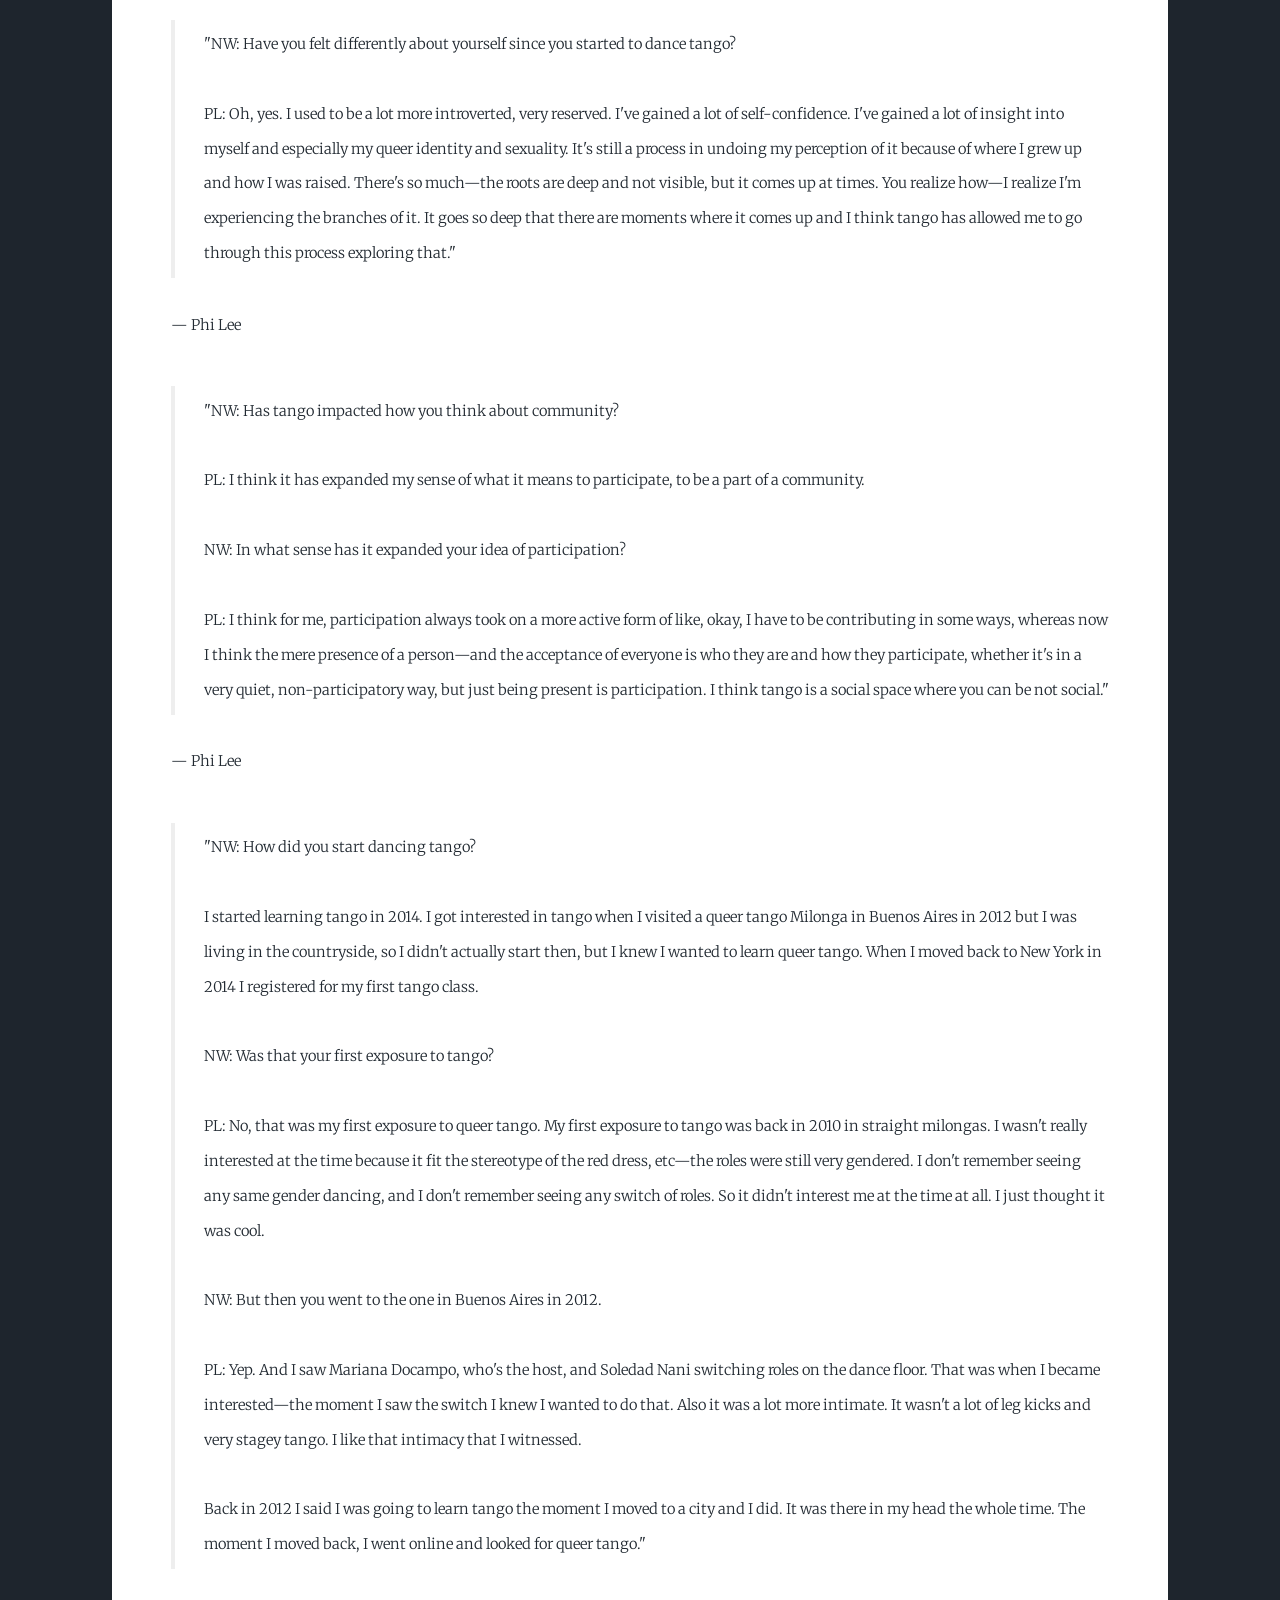
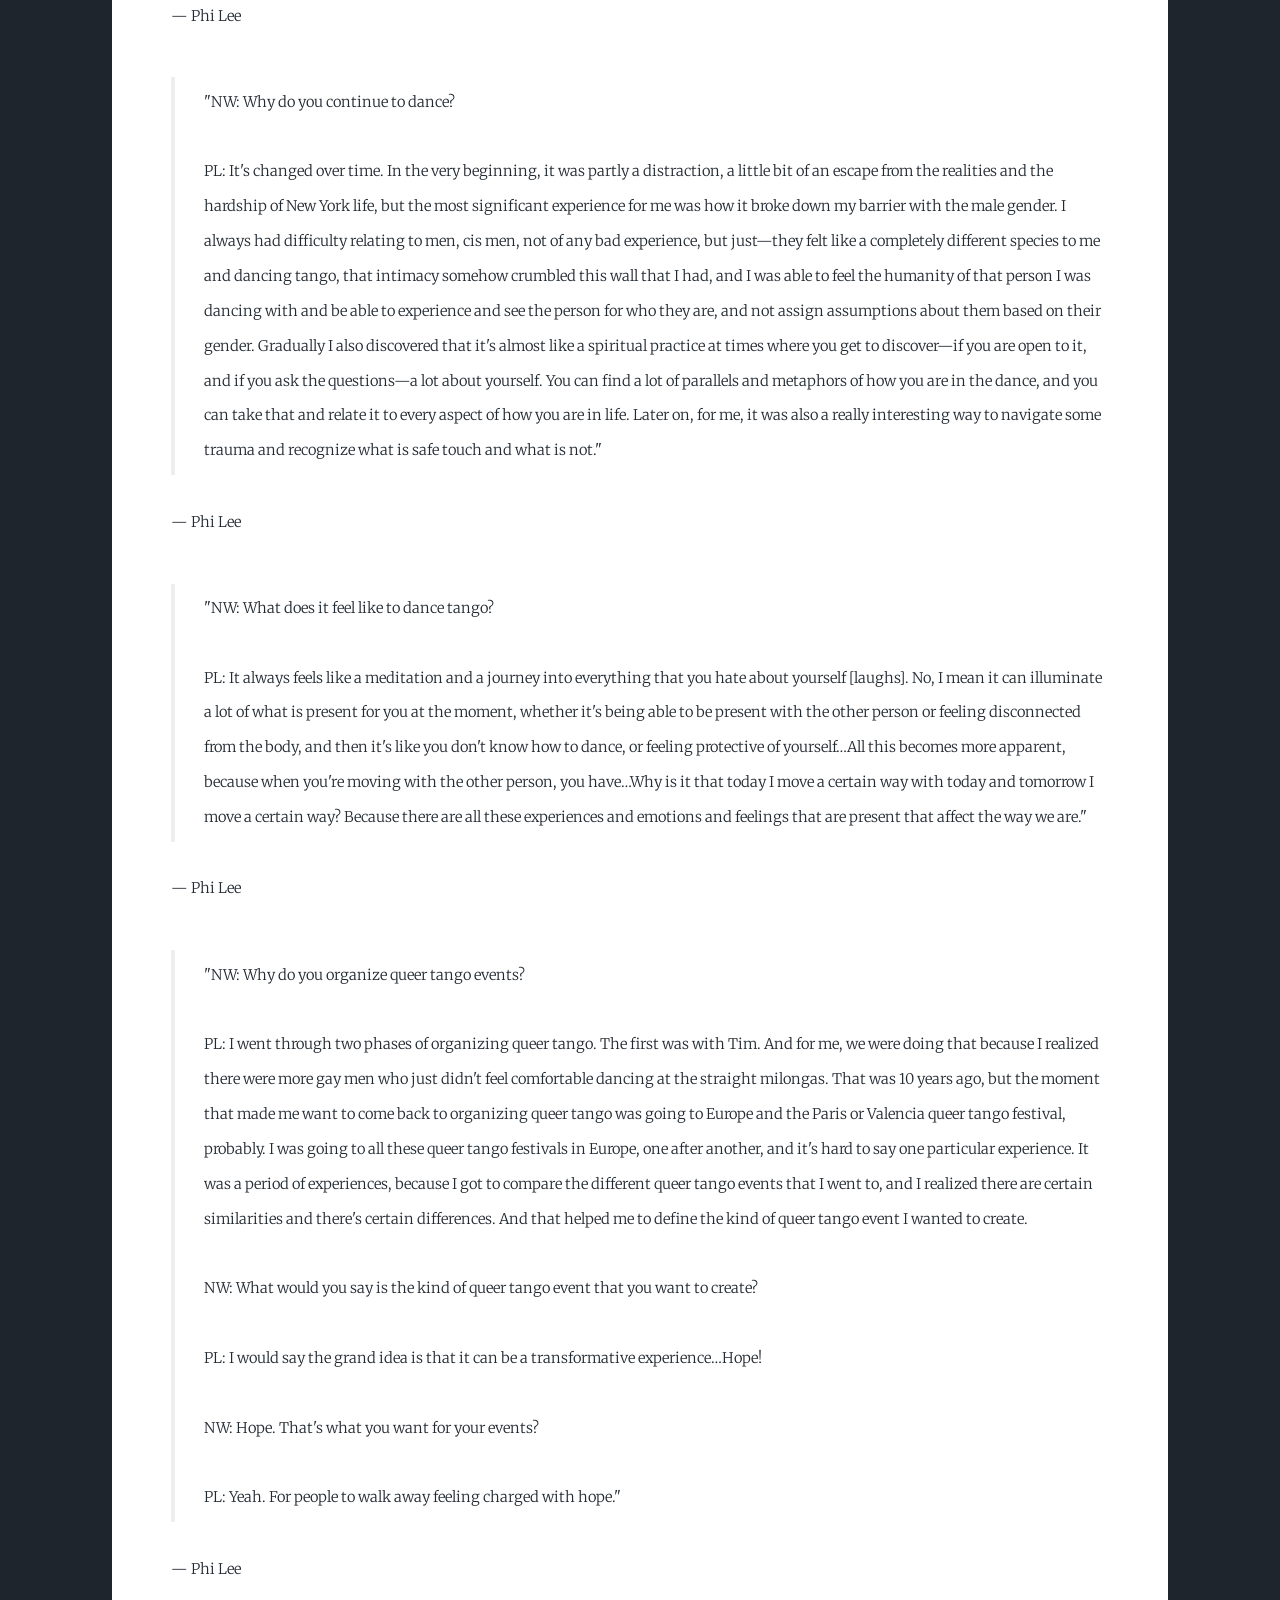
<file: quotes.html>
<!DOCTYPE HTML>
<!--
	Massively by HTML5 UP
	html5up.net | @ajlkn
	Free for personal and commercial use under the CCA 3.0 license (html5up.net/license)
-->
<html lang="en">
	<head>
		<title>Selections</title>
		<meta charset="utf-8" />
		<meta name="viewport" content="width=device-width, initial-scale=1, user-scalable=no" />
		<link rel="stylesheet" href="assets/css/main.css" />
		<noscript><link rel="stylesheet" href="assets/css/noscript.css" /></noscript>
	</head>
	<body class="is-preload">

		<!-- Wrapper -->
			<div id="wrapper">

				<!-- Header -->
					<header id="header">
						<a href="index.html" class="logo">NYC Queer Tango Organizer Interview Project</a>
					</header>

				<!-- Nav -->
					<nav id="nav">
						<ul class="links">
							<li><a href="index.html">Home</a></li>
                            <li><a href="Beginnings.html">Beginnings</a></li>
                            <li><a href="continuing.html">Continuing</a></li>
                            <li><a href="feeling.html">Feeling</a></li>
							<li><a href="organizing.html">Organizing</a></li>
                            <li><a href="offerings.html">Offerings</a></li> 
							<li class="active"><a href="quotes.html">Selections</a></li>
						</ul>
						<ul class="icons">
							<li><a href="https://www.instagram.com/qpdnyc/" class="icon brands fa-instagram"><span class="label">Instagram</span></a></li>
						</ul>
						<ul class="links">
							<li><a href="es/" class="highlight-link">Español</a></li>
						</ul>
					</nav>

	<!-- Main -->
					<div id="main">

						<!-- Post -->
							<section class="post">
								<header class="major">
        							<h1>Selected Interview Quotes</h1>
								</header>

						 <!-- Filters go here -->
	 					<div id="interviewee-filters">

    					<h3>Interviewee</h3>

 						   <button class="filter-button interviewee active" data-person="all">
   					     All quotes
   						 </button>

  						  <button class="filter-button interviewee" data-person="arty">
  					     	 Arty
  						  </button>

   						 <button class="filter-button interviewee" data-person="leo">
								Leo
							</button>

							<button class="filter-button interviewee" data-person="mati">
								Mati
							</button>

							<button class="filter-button interviewee" data-person="mikael">
								Mikael
							</button>

							<button class="filter-button interviewee" data-person="norma">
								Norma
							</button>

							<button class="filter-button interviewee" data-person="phi-lee">
								Phi Lee
							</button>

						</div>

						<div id="code-filter">

							<h3>Code</h3>

							<select id="code-select">

								<option value="all">
									All codes
								</option>

								<option value="authentic-expression-vs-performance">  
									Authentic Expression vs. Performance
								</option>

								<option value="belonging"> <!--UPDATE-->  
									Belonging
								</option>

								<option value="body-language"> <!--UPDATE-->  
									Body Language
								</option>

								<option value="comfort-vs-discomfort"> <!--UPDATE-->  
									Comfort vs. Discomfort
								</option>

								<option value="connection"> <!--UPDATE-->  
									Connection
								</option>

								<option value="diversity"> <!--UPDATE-->  
									Diversity
								</option>

								<option value="freedom"> <!--UPDATE-->  
									Freedom
								</option>

								<option value="intimacy"> <!--UPDATE-->  
									Intimacy
								</option>

								<option value="magic"> <!--UPDATE-->  
									Magic
								</option>

								<option value="presence"> <!--UPDATE-->  
									Presence
								</option>

								<option value="sexuality"> <!--UPDATE-->  
									Sexuality
								</option>

								<option value="spirituality-religion"> <!--UPDATE-->  
									Spirituality & Religion
								</option>

							</select>

						</div>
						
						<br />
						<button id="reset-filter">
							Reset filters
						</button>
						<br />
							<!-- Quotes go here -->

							<div class="quote-card"
							data-person="arty"
							data-codes="diversity">

							<blockquote>
								"NW: How did we decide to organize in those specific venues?<br /><br />
								AZ: …We actively chose to stay at the LGBT Center, even though there are other choices, because we wanted to get the exposure that the LGBT Center brings us, but also add to its programming and make it more of a diverse space in terms of what types of offerings they gave to the community, because most of the activities at the center are aimed towards addiction recovery or youth—there's not a lot of adult activities that are purely social in nature."

							</blockquote>

							<p>
								— Arty
							</p>
							</div>

							<div class="quote-card"
							data-person="arty"
							data-codes="">

							<blockquote>
								"We are resilient. We've tapped into our community and we've pooled resources in order to create the space. It's so important, even despite the challenges, to create spaces, because we have found as a society, and especially as a queer community and society, that the absence of queer spaces is a very real and present threat to our fabric. There's so many think pieces about what that means and what is our future, and we are still doing our best, standing strong, making it work, and really looking to our community to provide that support that we need, because we could not do it without Leo giving his space for free, or the LGBT Center giving us a discount, and that—you know, we'll see how long it lasts, but it's a challenge, definitely."
							</blockquote>

							<p>
								— Arty
							</p>
							</div>

							<div class="quote-card"
							data-person="arty"
							data-codes="comfort-vs-discomfort authentic-expression-vs-performance">

							<blockquote>
								"For me, personally, I don't find it that uncomfortable to go to a straight event and put on my: 'I'm a lead tonight. I'm gonna dress in my button-down shirt and my pants and my fancy tango shoes, and I'm going to go up to women or cabaceo them and ask them to follow me.' But it is an act. It's a performance that is not truly genuine to how I would prefer to dance, which is going up to other queer folks asking them, 'Let's switch. Do you like to lead? Do you like to follow? Do you want to play?'"
							</blockquote>

							<p>
								— Arty
							</p>
							</div>

							<div class="quote-card"
							data-person="arty"
							data-codes="sexuality authentic-expression-vs-performance">

							<blockquote>
								"I do this because it makes me feel better about my body. It makes me feel better about being part of the queer community. It makes me cherish being queer and cherish the emotions and the happiness that I get, the emotional fulfillment from being queer. Because when you are in the clubbing space, when you are in the space where it's based around hookup and desirability, that can make you feel horrible to be a gay man. It can make you feel like this is not the right community for me. I think that there's a lot of people who say, I don't feel like there's a place for me or a space for me in the queer community, because I'm not desirable, and I know that no matter how undesirable I am or am not, it doesn't matter, because I lead queer tango classes, and that's a huge part of the queer community. We're here. We're here being unapologetically ourselves and taking pride in that."
							</blockquote>

							<p>
								— Arty
							</p>
							</div>

							<div class="quote-card"
							data-person="arty"
							data-codes="belonging">

							<blockquote>
								"I hope that my friends can all find something that is similarly bringing meaning to their life. Not everyone is gonna organize. Not everyone is going to build a community around something the way that we have and that is valid. But I think we all need to be doing something that makes us feel like we know our place in the world."
							</blockquote>

							<p>
								— Arty
							</p>
							</div>

							<div class="quote-card"
							data-person="arty"
							data-codes="spirituality-religion">

							<blockquote>
								"NW: Has tango changed how you think about community?<br /><br />
								AZ: Yes, 100%. It's not changed the definition of the word community for me, but to be in this community is so important for me. Going back to what I said at the very beginning, it was missing from my swing dancing life, and it was something I really wanted, and now that I have it, I think that it's so rewarding and so great. I think that it's important for everyone to have a community. It's missing so much from modern life, right? I don't know if it was ever real, but we were sold on this idea that back in the day, people had villages and knew their neighbors, talked with each other, gave each other casseroles, pies, celebrated with them and supported each other. I think that nowadays, from what I understand with other people, you have your friend group, but it's not quite the same as having this community. It's very much like church, right? Like the..<br /><br />
								NW: the community or the friend group?<br /><br />
								AZ: I think nowadays, people think of their community as their friend group, but it's quite different to what I'm talking about. I think it is more akin to a church community, right, where not everyone in your church was your friend [Noah laughs] but there was this kind of expectation that you were all bonded by a shared faith and devotion for something, and that when something happens to a member of the community, somebody in your church gets cancer, their parent dies, they get divorced, etc. that you were all there for each other.<br /><br />That is something that I think is very akin to the queer tango community, where I'm not necessarily friends, I don't even say I love or like every single person in the queer tango community, however, we share this common bond, devotion, faith, towards something, and when someone passes away, as we saw with what just happened with a prominent queer tango organizer's wife's passing, we are all there for each other, and we are offering support, and we do hold them in our thoughts, and that there is this sense of communal care, even for people who we don't really know personally, right?"
							</blockquote>

							<p>
								— Arty
							</p>
							</div>

							<div class="quote-card"
							data-person="arty"
							data-codes="">

							<blockquote>
								"NW: How did you start dancing tango?<br /><br />
								AZ: I began at UC Berkeley. They have a program where you can get a few class credits for attending student taught classes. It was called the DeCal system. There was a tango DeCal at UC Berkeley that was run by the students, and they hired outside teachers, similar to tango clubs at a lot of other college campuses. However, this one was an actual course that was a semester long, and you got credits for taking it, and they took attendance, and you had to do final projects. I had taken a swing dance DeCal—a student taught class—in freshman year of college, and that really sparked a love for dance. I had been taking just any dance class that I could take. I did a square dance DeCal and then I did this tango DeCal. After that tango DeCal, I kept at it and did classes on and off until around 2018."
							</blockquote>

							<p>
								— Arty
							</p>
							</div>

							<div class="quote-card"
							data-person="arty"
							data-codes="connection">

							<blockquote>
								"NW: Why do you continue to dance?<br /><br />
								AZ: The community is so huge. I still swing dance, I still love swing dancing, and I do organize swing dance things. But one of the big things about why I stopped doing swing dance as much, and why I actually took a very, very long break from swing dancing, from dance in general, was because I started swing dancing in 2013. I was doing that for maybe four or five years straight in San Francisco, and I knew many, many people in the scene. However, something that I told people was I was frustrated how I wasn't really making friends. I wasn't really being invited out to dinners, people weren't messaging me to say, “Hey, are you going to this dance?” and I wasn't being added to group chats or anything.<br /><br />
								There were two parts of it. One, I wasn't making the effort to make it community. I wasn't asking people, “Hey, do you want to go out for drinks after this, or do you want to meet up before this?” Or “Do you want to go out to a movie?” Other times, I was just going out there to dance, and the other side was I felt a little bit othered, and I don't know whether that was because I was queer, or…I don't think it really was that, or whether it was just a difference in mindset, or maybe I was just too shy, but after around four or five years of dancing with all the same people, but still not feeling that I had any connection with them, I felt like that made me want to stop. I just became kind of disillusioned. I was saying, why invest so much time and energy into this hobby where I'm not even making any friends?<br /><br />
								…Then in tango, I think I made a much more concerted effort to talk to people, and—I don't always do it, I still prioritize the dance more than socialization, but I think when I came to New York, I was looking for friends and I was looking for community, obviously, because I had just moved to a brand new city, and so I think I made more of an active effort to follow up with people, to find people. And it is helpful that in New York, I think people are more open and inviting and want to hang out and make friends outside of the classes and outside of the socials. Tango really helped bring me closer and helped me make new friends. I think the commitment that I put into building community and making friends was matched in tango, and I really appreciate that, and also in swing dancing as well. So maybe it was New York [laughs] more than the dance itself. But, you know, I put in effort, and I am seeing clear reciprocation in terms of appreciation for each other."
							</blockquote>

							<p>
								— Arty
							</p>
							</div>

							<div class="quote-card"
							data-person="arty"
							data-codes="body-language magic">

							<blockquote>
								"NW: What does it feel like to dance tango?<br /><br />
								AZ: The feeling really is indescribable because it is a language that is not words, so it's similar to saying what's it like to speak Chinese? It's a language where you are communicating with your body. You are suggesting, you're proposing, you're saying, I want to move here. Will you come with me? Will you follow me in the direction that I'm trying to go? And when you’re following, you’re saying, you're going to propose something to me, and then I'm going to propose something back. I'm going to take that and interpret it how I want. It's so beautiful and so magical."
							</blockquote>

							<p>
								— Arty
							</p>
							</div>

							<div class="quote-card"
							data-person="arty"
							data-codes="connection">

							<blockquote>
								"Why do you organize queer tango events?<br /><br />
								AZ: I was disillusioned with swing, and I was saying nobody's trying to make a community. No one's creating a space where we can all connect and be friends with each other, and we can all improve and grow and learn together. I felt like there was a need for it, and I think that Phi Lee—I have to thank  Phi Lee so much, because it really was the queer tango symposium that she organized….I just hope that she maybe will appreciate how I consider what she did to be the base and foundation that we built on top of.<br /><br /> 
								For context, in 2022 Phi Lee organized a queer tango symposium. She invited people from all  around the world to come and gather in Gemini and Scorpio Lofts in Brooklyn, and to just talk about what tango is, what tango organizing is, what tango means for all of us, what we want to see out of  tango, what we don't—what we are seeing, not in tango that we want to see. And she spoke about how she wanted more people to organize, more people to step up.<br /><br />
								She spoke about how burned out she had been organizing so many queer tango classes and events. She said, you know, members of the community always ask me how they can help, and that is labor that I have to do now, where I'm now thinking of assigning people tasks and I now have to run this whole thing. What I want people to do is to step up and offer what they think they can do. That is how you relieve my burden, that is how you relieve the stress, and that is how you contribute to the community. Not by asking me what you can do, but instead offering what you can do. That, like—<br /><br />
								NW: like taking initiative?<br /><br /> 
								AZ: Exactly. She was saying, you can't expect me to just tell you what to do, right? We're a community, we all have to work together. That really inspired me, and I reached out shortly afterwards to you and to Phi Lee, to talk about, “okay, let's put the theory into practice.” Let's actually organize the queer tango classes. That's where we really started, was classes where we have a regular space, where people can learn, and it can be accessible, and it can be a low-pressure environment, and it can also be inclusive and queer-centered."
							</blockquote>

							<p>
								— Arty
							</p>
							</div>

							<div class="quote-card"
							data-person="arty"
							data-codes="">

							<blockquote>
								"NW: Could you describe one or two moments that encapsulate for you why you organize queer tango?<br /><br />
								AZ: The moments that I already mentioned, but also we have so many great examples of times where we have felt really loved and beloved by the queer tango community. The most recent anniversary milonga, you were presented with a plaque—I was not there, but they presented us with plaques. I was so touched by that. I'm pretty sure it's up in my sewing room, up on a shelf. The fact that they—that every month we host a space, and on many of the months, everyone says, like, “Let's cheer for Noah and Arty. [Noah laughs] Let's really give them the credit for creating the space and organizing these classes and being there every single week.” Because it does feel thankless sometimes. It's not easy and it's stressful, and you give up a lot of things when you say every Saturday in the afternoon, I'm not going to be available for parties, for other things. So the appreciation that our community has shown us, and how much they tell us that they appreciate—that's something I love."
							</blockquote>

							<p>
								— Arty
							</p>
							</div>

							<div class="quote-card"
							data-person="arty"
							data-codes="connection sexuality intimacy body-language">

							<blockquote>
								"Does tango have something particular to offer queer people?<br /><br />
								Yes, 100%. There is something about tango—I tell people this all the time about how I felt like the gay male community is so based around clubbing, alcohol, and partying. And I experienced all that. I did all that, and I can't say that I didn't have fun, but I felt that it was very difficult for someone who was Asian-American, who was Asian, who does not have a certain body type, and is not, in my opinion, the most desirable person in terms of physicality.<br /><br />
								Tango has made me feel so much happier about my body, and made me feel like it was a genuine connection that was not based around desirability but instead around skill and a genuine desire for emotional connection. Maybe not deep emotional connection, but there is a very big difference between seeing a person in a club and engaging with them and seeing a person at a dance class and engaging with them. The mindset, the framing, the ecosystem, the context and environment is so different. The act of dancing, prioritizing the dance, the artistry, the physicality in a way that is not based around “I think you're hot, I think you're attractive, I think you're  sexy,” but instead, “I love the way you dance. I love the way you embrace me. I love the way we are holding each other. I love the way that we are having a conversation,” that I think is not sexual, but it is a very intimate conversation."
							</blockquote>

							<p>
								— Arty
							</p>
							</div>

							<div class="quote-card"
							data-person="mikael"
							data-codes="belonging">

							<blockquote>
								"NW: Has tango changed your relationship to yourself?<br /><br />
								MS: It made me happier, in my relationship to myself. And the community, to feel a part of something for actually, the first time ever in my life. To feel that I found people that are kind and generous and sweet—it's a little bit like coming home. It's meant a lot."
							</blockquote>

							<p>
								— Mikael
							</p>
							</div>

							<div class="quote-card"
							data-person="mikael"
							data-codes="belonging">

							<blockquote>
								"NW: Has tango changed how you think about community?<br /><br />
								Definitely. I feel if you dance queer tango and you're not trying to build a community and help out, it's gonna die. I think everybody who dances—you have to help out, and you have to do something for it, because otherwise it dies out and it disappears, so...you have to be a part of a community. Since I want to dance, it's come naturally to organize because I want to have it. You gotta make it appear, what you want."
							</blockquote>

							<p>
								— Mikael
							</p>
							</div>

							<div class="quote-card"
							data-person="mikael"
							data-codes="belonging diversity">

							<blockquote>
								"NW: Has your queerness impacted how you relate to tango?<br /><br />
								MS: No, but I do feel I've learned more about my queerness through queer tango. The talks that happen at the queer tango events have opened my eyes to think of others more. Like, we were in Valencia, and we were talking about, how can we get more people of color in the queer tango community? How can we get people who can't afford coming to spaces like this or to festivals to come and join? How can we make non-binary and trans people feel more safe and secure in those environments? Just talking about that, I think it's the sweetest thing ever to create spaces where people feel safe and welcomed. That's something I want to be a part of."
							</blockquote>

							<p>
								— Mikael
							</p>
							</div>

							<div class="quote-card"
							data-person="mikael"
							data-codes="belonging connection authentic-expression-vs-performance">

							<blockquote>
								"NW: Why is queer Tango important to you?<br /><br />
								MS: Well, it's about belonging. It's about being seen for the person that I am. It's about friends. It's about happiness, dance, connection. Tango has enriched my life in so many ways. I've gotten to know so many wonderful people through it, and just the sheer happiness of dancing it also."
							</blockquote>

							<p>
								— Mikael
							</p>
							</div>

							<div class="quote-card"
							data-person="mikael"
							data-codes="magic">

							<blockquote>
								"NW: How did you start dancing tango?<br /><br />
								MS: I was shooting for German Elle in Berlin and I was in this little restaurant in Mitte called Spiegelsaal. They have a beautiful garden and while I was sitting there eating a schnitzel, I saw beginners tango. I thought, yeah, why not? I was by myself. So I went up and there were all these couples. I thought, oh shit, I should have brought somebody, but this one woman was sitting by herself, so I asked her, “Would you mind taking the class with me?” She looked at me a little skeptical and said, “Yes, but I want to lead.” So we took that class, and I just found it so much fun because following you just sort of let yourself go. We took the advanced class after that, and I thought it was amazing, this magical dance.<br /><br />
								Then the milonga started, and this handsome guy, Stefan, came in with his friends, and I started talking to them, and they invited me to their table, because Utta, the one I took the class with—I'm friends with all of these people today—she left because she had something else to do. I stayed with Stefan and all of these people, and they all danced with me that night, and Begita said, “Here is Andreas Laerke. Go and take lessons with him, and then come and dance with us tomorrow.” The next day they said, well, the queer tango festival in Berlin is starting tomorrow…I just dove into the whole thing.<br /><br /> 
								I saw that they had lessons at the Berlin Queer Tango Festival. One of the lessons was with Walter, and it was on boleos. And I thought, oh, boleos! I want to learn how to do that. I took the class, and he said, “Oh, I'm from New York. Next week we have 12 lessons for $100.” I came back to New York, and I took those 12 classes that led up to a performance at the queer tango festival. Edgar was my partner, Phi Lee was the one facilitating it, and Leo and Walter were the ones who did the choreography of the dance."
							</blockquote>

							<p>
								— Mikael
							</p>
							</div>

							<div class="quote-card"
							data-person="mikael"
							data-codes="magic connection presence">

							<blockquote>
								"NW: Why do you continue to dance?<br /><br />
								MS: So many different aspects. I don't know if I should say community first, but maybe it is. A community that we all are a part of and also the wonderful magic of what it is to dance tango. A friend once said, you have four dances to make somebody fall in love with you. [both laugh] And I really like that little saying, because to enjoy one another with music and the connection and the magic that you can take steps and feel where you're going is, to me, a magical dance, to be fully present with another person."
							</blockquote>

							<p>
								— Mikael
							</p>
							</div>

							<div class="quote-card"
							data-person="mikael"
							data-codes="magic connection sexuality">

							<blockquote>
								"NW: What does it feel like to follow?<br /><br /> 
								MS: If it's a close embrace, I can just melt in their arms and experience their sense of musicality and experience them as a person and also show myself in that embrace. It feels like a hug on clouds. It feels like sex a little bit because of the connection of being so in the moment and feeling each other. It’s a little bit like falling in love.<br /><br /> 
								NW: And what about leading?<br /><br />
								MS: Leading is taking care of the other person, about making it musical and connecting."
							</blockquote>

							<p>
								— Mikael
							</p>
							</div>

							<div class="quote-card"
							data-person="mikael"
							data-codes="">

							<blockquote>
								"NW: Why do you organize queer tango events?<br /><br /> 
								MS: So that there are more queer tango events. Because I only like going to them, and there aren't that many. That's why I organize."
							</blockquote>

							<p>
								— Mikael
							</p>
							</div>

							<div class="quote-card"
							data-person="mikael"
							data-codes="connection authentic-expression-vs-performance intimacy">

							<blockquote>
								"Do you think that tango has something particular to offer queer people?<br /><br />
								MS: Well, I've noticed that it's not for everybody. It's a tough dance to dance. If I didn't meet Utta and she hadn’t led me, I would never dance tango. If I had taken that first class and been the leader, I wouldn't have understood the beauty of the dance.<br /><br />
								NW: And what is it about queer tango that makes you want to bring it to queer people?<br /><br />
								MS: Well, the connection, the beauty of it all, to experience a person in such an intimate and beautiful way, to move as one together with music and be creative and playful, and I get all these endorphins. When I dance I get a high, and if I go to a festival, I'm high for three, four days. Because I don't know a better feeling in my body. Even though I'm exhausted, and you dance till three, four in the morning every day, it's the sense of community. You feel seen also by the other person that you're dancing with. It's taking care of one another, really tuning in and seeing one another. There's a gentleness and a careness and a beauty. And why wouldn't people want to do that? [laughs]"
							</blockquote>

							<p>
								— Mikael
							</p>
							</div>

							<div class="quote-card"
							data-person="phi-lee"
							data-codes="presence intimacy authentic-expression-vs-performance">

							<blockquote>
								"NW: What is one moment that encapsulates why you dance tango?<br /><br />
								PL: I want to say it's when I was dancing with this older lady in Argentina. I think it was a combination of not expecting an Argentinian in Buenos Aires to be interested in and accept my dance—to want to dance with me, because she actually mirada-ed me. It defied a lot of that assumption of, oh, she only wants to dance with men. She only wants to dance with an Argentinian who dances a traditional style. When we danced, the way she was so present with me influenced how I was with her.<br /><br />
								We were so present with each other, and I could feel—maybe I'm projecting—but it's like I could feel all the stories and experiences in her body, and there was a lot of acceptance of me for who I am, there was such an embrace of each other, of who we are at that moment. I forgot what I was doing. It wasn't about any movement anymore. It was just about being present with each other. It was one of the most lovely and memorable dances and I think ultimately to me, that is tango."
							</blockquote>

							<p>
								— Phi Lee
							</p>
							</div>

							<div class="quote-card"
							data-person="phi-lee"
							data-codes="diversity">

							<blockquote>
								"NW: What do you think makes for a good organizer of queer tango events?<br /><br />
								PL: I think it's important to recognize your own ignorance and to always reach out to members of the community who share very different experiences based on their gender, age, coloring, ethnicity—to be aware of all the different experiences. There's no way we can fully understand, but I think we need to at least do a little bit of research and be open to all these voices and let that inform the choices that we make for an event. It's a fine balance of what we want to create and also, what are the voices that have not been heard? Who are the people who are invisible? How can we balance it without losing our own integrity?"
							</blockquote>

							<p>
								— Phi Lee
							</p>
							</div>

							<div class="quote-card"
							data-person="phi-lee"
							data-codes="authentic-expression-vs-performance sexuality intimacy presence">

							<blockquote>
								"NW: How has your queerness impacted how you relate to tango?<br /><br />
								PL: Well, in the beginning I kind of kept it in a box. I boxed up my queerness. I was reinforcing this sense of shame that I had, which was not the explicit shame, but rather the very, very deep, deep, deep sense of shame. In the beginning, when I was rejected by dancers, for me that rejection felt, or I perceived it as, a rejection of my sexuality. So it hit me really hard and deep. So since the beginning, I had this chant that I would go to a straight tango space and say, “I'm not here to fuck you, I'm just here to dance tango [both laugh]. I'm not interested in you. I'm only here for tango. It's all about the dance, it's all about the dance, it's all about the dance.”<br /><br />
								So that became—I embodied that. It was all about the dance, and I didn't realize the effect of it, of how I was restricting and limiting myself, until I was at the Miami queer tango festival two or three years ago, and Mariana Docampo talked about how even though she was able to dance with women in the straight milongas, she felt that it was necessary for her to organize queer tango because it allowed her to express her sexuality. When I heard it, it was one of those moments that was like a bell, that rang really loudly, resonated so loud. I was like, what do you mean, explore your sexuality?<br /><br />
								And I did. I mean, I didn't really know what it meant, but when I was dancing with her, I allowed myself to feel this...almost like a sexual intimacy, or allowed my attraction for women to be present in my body.<br /><br />
								At the same time, I was invited to perform in Miami with a queer dancer for the first time. I had never performed with another queer dancer before in the past, so it sort of—I started questioning what it is that I want to show in a performance. What does it mean to me? What does the dance mean to me? And [my dance partner for the performance] Diana was very open about how she didn't care about how she looked. She just wanted to show that she's who she is, and she's proud to be who she is, and so that gave me the license or the motivation to also explore that.<br /><br />
								Since then, this is when I started going to all the queer festivals in Europe, because before that, I was too intimidated. I was too afraid. It was a huge change, a huge juncture in my tango life, where I first fully accepted my queerness within myself, and I started to also accept the way that I move. Before, I was very self-conscious about not being able to conform to a certain style. I felt like it wasn't really dancing tango, because people didn't recognize that oh, this is a salon style, this is a milonguero style. I wasn't overly preoccupied, but I was self-conscious about it. But then when I started accepting my queerness as part of my—or including that, and just allowing all of that to co-exist in the dance, suddenly I was like, all right, this is the way I dance. The very dramatic gestures that you see at the end of a dance, or certain parts of the dance where the male dancer is doing very typical tango poses—I started to use them more. For me, it's fun to see how I can adopt it, not to replicate the gender dynamic, but to queer it up [laughs]."
							</blockquote>

							<p>
								— Phi Lee
							</p>
							</div>

							<div class="quote-card"
							data-person="phi-lee"
							data-codes="sexuality">

							<blockquote>
								"NW: Have you felt differently about yourself since you started to dance tango?<br /><br />
								PL: Oh, yes. I used to be a lot more introverted, very reserved. I've gained a lot of self-confidence. I've gained a lot of insight into myself and especially my queer identity and sexuality. It's still a process in undoing my perception of it because of where I grew up and how I was raised. There's so much—the roots are deep and not visible, but it comes up at times. You realize how—I realize I'm experiencing the branches of it. It goes so deep that there are moments where it comes up and I think tango has allowed me to go through this process exploring that."
							</blockquote>

							<p>
								— Phi Lee
							</p>
							</div>

							<div class="quote-card"
							data-person="phi-lee"
							data-codes="presence">

							<blockquote>
								"NW: Has tango impacted how you think about community?<br /><br />
								PL: I think it has expanded my sense of what it means to participate, to be a part of a community.<br /><br />
								NW: In what sense has it expanded your idea of participation?<br /><br />
								PL: I think for me, participation always took on a more active form of like, okay, I have to be contributing in some ways, whereas now I think the mere presence of a person—and the acceptance of everyone is who they are and how they participate, whether it's in a very quiet, non-participatory way, but just being present is participation. I think tango is a social space where you can be not social."
							</blockquote>

							<p>
								— Phi Lee
							</p>
							</div>

							<div class="quote-card"
							data-person="phi-lee"
							data-codes="intimacy">

							<blockquote>
								"NW: How did you start dancing tango?<br /><br />
								I started learning tango in 2014. I got interested in tango when I visited a queer tango Milonga in Buenos Aires in 2012 but I was living in the countryside, so I didn't actually start then, but I knew I wanted to learn queer tango. When I moved back to New York in 2014 I registered for my first tango class.<br /><br />
								NW: Was that your first exposure to tango?<br /><br />
								PL: No, that was my first exposure to queer tango. My first exposure to tango was back in 2010 in straight milongas. I wasn't really interested at the time because it fit the stereotype of the red dress, etc—the roles were still very gendered. I don't remember seeing any same gender dancing, and I don't remember seeing any switch of roles. So it didn't interest me at the time at all. I just thought it was cool.<br /><br />  
								NW: But then you went to the one in Buenos Aires in 2012.<br /><br />
								PL: Yep. And I saw Mariana Docampo, who's the host, and Soledad Nani switching roles on the dance floor. That was when I became interested—the moment I saw the switch I knew I  wanted to do that. Also it was a lot more intimate. It wasn't a lot of leg kicks and very stagey tango. I like that intimacy that I witnessed.<br /><br />
								Back in 2012 I said I was going to learn tango the moment I moved to a city and I did. It was there in my head the whole time. The moment I moved back, I went online and looked for queer tango."
							</blockquote>

							<p>
								— Phi Lee
							</p>
							</div>

							<div class="quote-card"
							data-person="phi-lee"
							data-codes="intimacy spirituality-religion">

							<blockquote>
								"NW: Why do you continue to dance?<br /><br />
								PL: It's changed over time. In the very beginning, it was partly a distraction, a little bit of an escape from the realities and the hardship of New York life, but the most significant experience for me was how it broke down my barrier with the male gender. I always had difficulty relating to men, cis men, not of any bad experience, but just—they felt like a completely different species to me and dancing tango, that intimacy somehow crumbled this wall that I had, and I was able to feel the humanity of that person I was dancing with and be able to experience and see the person for who they are, and not assign assumptions about them based on their gender. Gradually I also discovered that it's almost like a spiritual practice at times where you get to discover—if you are open to it, and if you ask the questions—a lot about yourself. You can find a lot of parallels and metaphors of how you are in the dance, and you can take that and relate it to every aspect of how you are in life. Later on, for me, it was also a really interesting way to navigate some trauma and recognize what is safe touch and what is not."
							</blockquote>

							<p>
								— Phi Lee
							</p>
							</div>

							<div class="quote-card"
							data-person="phi-lee"
							data-codes="presence connection spirituality-religion">

							<blockquote>
								"NW: What does it feel like to dance tango?<br /><br />
								PL: It always feels like a meditation and a journey into everything that you hate about yourself [laughs]. No, I mean it can illuminate a lot of what is present for you at the moment, whether it's being able to be present with the other person or feeling disconnected from the body, and then it's like you don't know how to dance, or feeling protective of yourself…All this becomes more apparent, because when you're moving with the other person, you have…Why is it that today I move a certain way with today and tomorrow I move a certain way? Because there are all these experiences and emotions and feelings that are present that affect the way we are."
							</blockquote>

							<p>
								— Phi Lee
							</p>
							</div>

							<div class="quote-card"
							data-person="phi-lee"
							data-codes="comfort-vs-discomfort">

							<blockquote>
								"NW: Why do you organize queer tango events?<br /><br />
								PL: I went through two phases of organizing queer tango. The first was with Tim. And for  me, we were doing that because I realized there were more gay men who just didn't  feel comfortable dancing at the straight milongas. That was 10 years ago, but the moment that made me want to come back to organizing queer tango was going to Europe and the Paris or Valencia queer tango festival, probably. I was going to all these queer tango festivals in Europe, one after another, and it's hard to say one particular experience. It was a period of experiences, because I got to compare the different queer tango events that I went to, and I realized there are certain similarities and there's certain differences. And that helped me to define the kind of queer tango event I wanted to create.<br /><br />
								NW: What would you say is the kind of queer tango event that you want to create?<br /><br />
								PL: I would say the grand idea is that it can be a transformative experience…Hope!<br /><br /> 
								NW: Hope. That's what you want for your events?<br /><br />
								PL: Yeah. For people to walk away feeling charged with hope."
							</blockquote>

							<p>
								— Phi Lee
							</p>
							</div>

							<div class="quote-card"
							data-person="phi-lee"
							data-codes="connection authentic-expression-vs-performance">

							<blockquote>
								"NW: Does tango have something particular to offer queer people?<br /><br />
								PL: First of all, it really connects people on a very fundamental, human level. It's hard because it can backfire very easily, you know? You can either have a very transformative experience or you can have a very traumatic experience. It's that very, very fine line, but I do feel that it can be a very, very transformative experience in how we perceive ourselves and how we can empower and accept ourselves in a very deep way and with deep meaning. There's all this..it's nuanced, who we are as humans. We are contradictory. So tango allows that contact with another human being that can bring up a lot of questions about 'I thought this is the way I felt, this is the way I think about myself. This is my identity. But yet…' This experience with this person can bring up some contrasting experiences and ideas, and I think that always, it expands the way we perceive our identity."
							</blockquote>

							<p>
								— Phi Lee
							</p>
							</div>

							<div class="quote-card"
							data-person="leo"
							data-codes="belonging connection">

							<blockquote>
								"There are many people that go just for the steps and the whole show part and the longer you stay, the more you start to understand that everything that surrounds tango, which is the part about connecting with people, having a group, belonging, feeling that you have a place to be yourself with your people—that’s what’s most important."
							</blockquote>

							<p>
								— Leo
							</p>
							</div>


							<div class="quote-card"
							data-person="leo"
							data-codes="belonging">

							<blockquote>
								"Why I dance tango. I think that for me tango was my sense of belonging. I was always out of the box for everyone. I didn’t fit in with the boys my age, I didn’t fit in with the role that I was expected to play socially. So you always feel like the black sheep because you didn’t fit in any of the categories. Also at the time I was much chubbier and I wore very thick glasses and so my appearance wasn’t very popular in primary or secondary school. Tango gave me a place to be accepted without regard to how I was, how I looked—it didn’t matter and that made me feel good, like okay, I can belong. Because from a very young age I had always felt like I didn’t belong and tango gave me belonging, that feeling that I can be part of something. That’s what makes me keep dancing: being part of."
							</blockquote>

							<p>
								— Leo
							</p>
							</div>


							<div class="quote-card"
							data-person="leo"
							data-codes="diversity comfort-vs-discomfort">

							<blockquote>
								"If I don’t feel represented, often I don’t feel welcome…my comfort exists within variety."
							</blockquote>

							<p>
								— Leo
							</p>
							</div>


							<div class="quote-card"
							data-person="leo"
							data-codes="belonging">

							<blockquote>
								"NW: What is the most gratifying part of organizing?<br /><br />
								LS: For me it’s seeing how people find their place. There are students that used to come to classes on Saturdays that are now starting to open their own classes, just like it all began for me 20 years back. I started taking classes, later I started to teach classes, and now I’m here. I’m here, and that happened because there was someone who offered me that space. Because of that I’m always grateful to Augusto because he—without knowing it, because he didn’t do it for me, but at the same time he did do it for me [laughs]. La Marshall in its time for me was—-I remember that La Marshall happened on Wednesdays and it ended at 2am. I used to work at 6am on Thursdays, and I didn’t live in the capital, I lived further out. I had to take the bus 2 hours to get home. So I would get home at 4 or 4:30am and at 6am I had to work. But I did it for the feeling of going and being with all those people that were like me and what we danced and shared."
							</blockquote>

							<p>
								— Leo
							</p>
							</div>


							<div class="quote-card"
							data-person="leo"
							data-codes="authentic-expression-vs-performance">

							<blockquote>
								"I believe that tango taught me—or dance taught me—how I can relate better…and to read people, because when you dance you feel the energy. So we know that there are people who are more calm, people who are more energetic, etc. and all of this gives you information that helps you to relate to each person. I say that the best way to get to know someone is to dance a tango. Because you have all the information. You know how they listen, how they move, how they react. Much of the information is there. Because you can change everything except your personality. And you dance how you are. So for me that’s what it is—dance taught me how to relate to people."
							</blockquote>

							<p>
								— Leo
							</p>
							</div>


							<div class="quote-card"
							data-person="leo"
							data-codes="belonging authentic-expression-vs-performance">

							<blockquote>
								"NW: How has tango affected the way you relate to friends, if it has?<br /><br />
								LS: Tango gave me friends, which I didn’t have. When I say that tango gave me a place to belong and a place where I could be myself, it’s about finding people that felt the same way I did at the time. For me, tango gave me friends and taught me to be able to accept. It helped me understand this need to be part of. For me tango taught me what friendship is, what friendship can generate, how you can communicate and everything."
							</blockquote>

							<p>
								— Leo
							</p>
							</div>


							<div class="quote-card"
							data-person="leo"
							data-codes="authentic-expression-vs-performance">

							<blockquote>
								"NW: ¿How has tango affected your relationship with yourself?<br /><br />
								LS: Tango allowed me to accept myself. I was eight years old and I had a lot of things I kept suppressed. Things like: Why am I like this? Why can’t I like soccer? Why can’t I dress a certain way? Why can’t I act a certain way? Why don’t I speak a certain way? With tango I’m accepted, I can play, I have friends. Tango told me, you’re good as you are. I don’t care about your weight, your glasses, what colors you wear, how you move—you are welcome. Tango let me be."
							</blockquote>

							<p>
								— Leo
							</p>
							</div>


							<div class="quote-card"
							data-person="leo"
							data-codes="authentic-expression-vs-performance freedom">

							<blockquote>
								"NW: Does tango have something particular to offer queer people?<br /><br />
								LS: Yes, tango gives queer people this not pretending, this being how one is. Queer tango accepts us and embraces us and gives us a place. Whatever our sexual orientation, our race, our class, our education, tango doesn’t discriminate. Tango accepts you, embraces you, and that’s that. You don’t have to pretend in queer tango. In queer tango you are how you are and that’s what’s good about it—that freedom—there aren’t a lot of places where you can just be like that."
							</blockquote>

							<p>
								— Leo
							</p>
							</div>


							<div class="quote-card"
							data-person="leo"
							data-codes="">

							<blockquote>
								"I would love…for each new generation to change and put its own spin and color on it, so that queer tango doesn’t disappear or become diminished—so that queer tango spaces don’t close."
							</blockquote>

							<p>
								— Leo
							</p>
							</div>


							<div class="quote-card"
							data-person="leo"
							data-codes="">

							<blockquote>
								"So that the festivals don’t disappear. That they change, transform, grow, but that there are more spaces and more possibilities for the queer community to grow and that hopefully one day they can reach the same level as the traditional tango community and are just as strong, just as consistent, everywhere."
							</blockquote>

							<p>
								— Leo
							</p>
							</div>


							<div class="quote-card"
							data-person="leo"
							data-codes="comfort-vs-discomfort authentic-expression-vs-performance">

							<blockquote>
								"NW: How did you start dancing tango?<br /><br />
								LS: I started dancing tango in primary school because I had the luck that there was a teacher that was giving children who didn’t like to do sports class the option to replace it with a dance class for Argentinian dances, which were tango and folklore. When the teacher offered that option obviously I took it in order to avoid going to sport class. In Argentina if you are (or are considered to be) of the masculine gender, the only sport option is that they throw you a ball and you play soccer for an hour.<br /><br />
								Having been gay for as long as I can remember, I hated soccer. At that time it was very difficult to spend that hour in sport class without feeling…in a space that you didn’t have to be and being mocked and that sort of thing. The type of discrimination that one experiences in Argentina from a very young age: if you don’t play soccer, then you’re gay, and you’re stigmatized. When they added that dance class, obviously it was a place where I could feel comfortable, express myself, and not feel the pressure and reluctance I had always felt about having to take sports class. Thanks to that teacher, not only did I have the opportunity to spend primary school pleasantly enough because I didn’t have to attend sport class, I also found my place where the people I related with accepted me. Additionally, tango ended up being what I chose to make my career."
							</blockquote>

							<p>
								— Leo
							</p>
							</div>


							<div class="quote-card"
							data-person="leo"
							data-codes="freedom authentic-expression-vs-performance">

							<blockquote>
								"NW: Why do you continue to dance?<br /><br />
								LS: I always tell students when they start their first class that tango is like entering a labyrinth and it’s a path that has only an entrance. It’s a labyrinth because you never exit. It isn’t a labyrinth that’s a burden—you enjoy it. And every step and every change that you make—because tango is never a straight path—it’s always changing. And you have moments where you’re good, moments when you’re bad, lows and highs. Because of this I consider it a labyrinth, because you never know where you’re going to end up. If this moment of your tango is happy, is sad…it’s like life. Tango accompanies you and matures along with you. Sometimes if you’re feeling bad it makes you feel better and sometimes if you’re feeling good it makes you feel worse, but that’s just how it is—that’s what happens. I always find in tango that way of being myself, of dancing. It’s not having to have anyone’s label put on you. When you’re dancing, when you’re performing or dancing socially with someone, it’s like you don’t have anything. It’s entering without any labels, without any prejudgements, nothing. It’s like “look, this is what I am.” and that freedom is something that I love. In fact, I also studied for a career in psychology, but dance was always what I wanted to do, so that’s what I did."
							</blockquote>

							<p>
								— Leo
							</p>
							</div>


							<div class="quote-card"
							data-person="leo"
							data-codes="comfort-vs-discomfort connection magic">

							<blockquote>
								"NW: What does it feel like to dance tango?<br /><br />
								LS: For me it’s a moment with myself and a disconnection. It’s a way to extract whatever is inside and let it go in the dance. A way to transport and relax myself. It also fluctuates because it changes in each embrace. It depends on who you’re dancing with. There are friends where you don’t see them for ages and suddenly you connect and dance and it brings you those memories from those times when you were with them and what happened in those moments when you used to dance with them…it’s a return. And when you dance with new people it’s like you’re driving a new car and you don’t know how it drives—less or more? You have to be more attentive. Or dancing with the person you always dance with and it’s like coming home—”boom.” I don’t need to think; I move, we move together and everything flows. That’s the magic of tango. It’s always interesting because it changes. It changes in every embrace because what you feel when you dance is one thing, and another thing is what they make you feel, because sometimes you listen to the music and say “ah, this is the tango I want” and “pum!” It changes for you because the other person’s energy makes everything change. That’s when the magic really happens. For better or for worse, but it changes."
							</blockquote>

							<p>
								— Leo
							</p>
							</div>


							<div class="quote-card"
							data-person="leo"
							data-codes="comfort-vs-discomfort belonging authentic-expression-vs-performance">

							<blockquote>
								"NW: Why do you organize queer tango events?<br /><br />
								LS:To create that space that I needed and that, if I hadn’t had it, I don’t know what would have happened. Because queer tango gave me that feeling of belonging. Not just tango, but queer tango specifically, because in traditional tango I had to create a persona to be able to go to tango. You had to put on a suit and tie to go to traditional tango spaces and in queer tango I could go dressed as I wished. I can wear whatever I want, I can move however I want, it’s that freedom. It’s like coming home. Coming to the milonga, coming home, it’s the same sensation of peace, of not having to put on an act, not having to be what someone else wants you to be. We understood this need. We knew that there were people who needed to have this space and that’s why we decided to start NY Queer Tango Weekend.<br /><br /> 
								NW: Could you describe one or two moments that encapsulate for you why you organize queer tango?<br /><br />
								LS: Once we were talking with various tango organizers and we asked ourselves—why are we organizing? Because by that time you could dance queer tango at regular milongas. So many traditional organizers said ‘why do you organize queer tango if here at my milonga everyone can dance how they want to?’ And I told them “It’s not the same.” That sensation of coming home and feeling at home only happens in queer spaces. You always feel that stare on the back of your neck when you go to a traditional milonga and dance queer tango. As much as you know everything’s fine, it’s never the case that everything is really fine. There’s always someone, some comment, some look, something that makes you feel that thing in your gut, that “unh!"<br /><br />
								It has also happened to me in traditional milongas in Argentina, where I went out dancing with a friend, and the organizer approached me and asked me to leave the milonga. When I asked why, they said, "No, we dance traditionally here." So I remember responding, "But I am dancing traditionally, I'm dancing in the line of dance, in a close embrace, I'm not lifting my legs, I'm not doing kicks, my tango is traditional. What part of my tango is not traditional that you don't like?" Then they said, "No, guys, you understand, I'll give you your money back." I didn't want the money. I paid for the entrance, I'm dancing traditionally, I'm going to stay at the milonga dancing. So, even though I felt incredibly uncomfortable, I stayed until it closed.<br /><br />
								While I also stayed simply to say, "Here we are, this is who we are, we can coexist in the milonga with everyone without causing any harm," other than what someone might have in their own mind—and we can't do anything about that—well, that's the way it is. So, those kinds of things make me want to organize spaces where that doesn't happen. Because he, as an organizer, perhaps has the right to say who can or cannot be there, but anyway, that's what mostly motivates me to keep creating these spaces."
							</blockquote>

							<p>
								— Leo
							</p>
							</div>


							<div class="quote-card"
							data-person="leo"
							data-codes="">

							<blockquote>
								"NW: Does tango have something in particular to offer queer people?<br /><br />
								LS: I believe so. Tango, the embrace, tango is everything. Because it’s understanding and really creating space to welcome someone to be close to you. And it’s the embrace and feeling embraced. What the majority of us need is acceptance. It’s saying, “Okay, I had a horrible day” but it doesn’t matter because in that moment your head goes quiet. We embrace and the head goes “poof” and that’s it—the problems of the day, of the week, for those two minutes of dancing tango they’re cured. The embrace in tango is everything, and it’s about working on that. Working on allowing another person to arrive, on opening yourself for another person, on learning to receive, and also if you’re following the act of giving yourself. Making yourself available, knowing how to embrace, knowing how to arrive. It’s…communication for me is essential."
							</blockquote>

							<p>
								— Leo
							</p>
							</div>


							<div class="quote-card"
							data-person="mati"
							data-codes="">

							<blockquote>
								"With Lucía [Conde de Ben] what I encountered was.. First, her youth and—fresh take, deconstruction of what a role is and the function of each role. I really valued that she danced both roles, that she took charge of it all and that beyond that, she would always teach you both roles, regardless of your role. She was helping me in my training as a leader and she told me “There are things that you need to learn that are of the follower’s role.” Another concept that I liked a lot and that really opened my mind was that she told me that as a leader, I wanted to control everything that she did as a follower, which is what I had always been taught to do as a leader. So when she told me that it was like seeing tango from a new perspective."
							</blockquote>

							<p>
								— Mati
							</p>
							</div>

							<div class="quote-card"
							data-person="mati"
							data-codes="">

							<blockquote>
								"In reality I believe that in the spaces that we create, decisions should be made collectively, not just by the person who is organizing. The way I see it, as the person organizing, I’m the one who sets the date and opens the doors, but after that, everyone there is in charge of generating the space."
							</blockquote>

							<p>
								— Mati
							</p>
							</div>

							<div class="quote-card"
							data-person="mati"
							data-codes="comfort-vs-discomfort sexuality">

							<blockquote>
								"I remember the first time a man invited me to dance. I felt very nervous. He invited me to dance in a public space—in a milonga. I had danced with men in classes and such, because I had practiced both roles, but the truth is I felt very nervous and very uncomfortable. So that was an opening to say, well, this thing that we think is all resolved, of: I’m a gay man and whatever, when I have to show myself dancing with a man publicly, it generates discomfort. So I think that tango made me question and soften..that perspective, which I think was tied to how I was perceived by others.<br /><br />
								I think queer tango taught me to break with the role and question roles a lot more than I had before. And beyond that, to personally question something that I thought was resolved; being a gay man, I didn’t expect that dancing with a man would make me uncomfortable, and in that moment I realized that it did. So that was an opportunity for me to say, look, there are things to work on here…It was also a catalyst to connect with queer tango because up until that moment, while I practiced both roles, socially I didn’t expose myself to that situation. So I think that tango, through that proposal, invited me to investigate or discover what was happening with my queerness in its totality."
							</blockquote>

							<p>
								— Mati
							</p>
							</div>

							<div class="quote-card"
							data-person="mati"
							data-codes="authentic-expression-vs-performance">

							<blockquote>
								"It’s something that happens as you get older, but I do notice greater corporeal consciousness—of noticing what is happening in my body. Also a greater consciousness of how my mood can affect the way I dance or express myself."
							</blockquote>

							<p>
								— Mati
							</p>
							</div>

							<div class="quote-card"
							data-person="mati"
							data-codes="diversity">

							<blockquote>
								"I started to relate to people of a very wide variety of ages through tango. Without a doubt that changes you a lot. I think that in Montevideo the variety expands more in age and here it expands more in queerness. These factors have absolutely changed how I socialize, especially in the way of accepting people who are different and sharing space with people who are different, but who share that passion for tango."
							</blockquote>

							<p>
								— Mati
							</p>
							</div>

							<div class="quote-card"
							data-person="mati"
							data-codes="connection">

							<blockquote>
								"Tango has been my connection with the community and with my community. Tango is the father of my community. It has done everything for my concepts and constructs of what a community is and how to make it. So it’s absolutely super important as something that builds community."
							</blockquote>

							<p>
								— Mati
							</p>
							</div>

							<div class="quote-card"
							data-person="mati"
							data-codes="">

							<blockquote>
								"NW: How did you start dancing tango?<br /><br />
								MD: I started when I was in my second to last year of liceo [high school]. I’m from a small town called Sauce in Canelones [in Uruguay] and there was a cultural center—it doesn’t exist anymore—that started offering tango classes on Saturdays and a friend invited me to go with her and that was the reason I joined and started dancing—because of my friend’s invitation.<br /><br />
								NW: Did you have an idea, before this, of dancing tango or another dance form, or was it just the invitation?<br /><br />
								MD: No, I had never taken dance classes. I always really enjoyed dancing at social events or alone, but I had never started a learning process of how to dance and on a certain rhythm, but in general every opportunity I had to dance, I danced. It wasn’t foreign to me. I danced other latin rhythms—more so cumbia, reguetón, etc."
							</blockquote>

							<p>
								— Mati
							</p>
							</div>

							<div class="quote-card"
							data-person="mati"
							data-codes="connection">

							<blockquote>
								"NW: Why do you continue to dance?<br /><br />
								MD: Well, first because I enjoy dancing a lot—without a doubt. And second, because for me it’s a social space where I know a lot of people and in which I feel that every day I learn a lot. I’m not taking a lot of classes anymore, although it’s not that I believe that I don’t need them. I believe that one can always keep learning. But my learning right now in tango is how to share with the people that generate it and at the same time create new spaces to try and generate something different from what already exists and that adapts more to my possibilities, to my search, and to what people that share interests with me are searching for too.<br /><br /> 
								NW: In what sense?<br /><br />
								MD: I feel that the people I connect with the most aren’t the people that are most accepted in traditional spaces. So I feel the need to share with these people and at the same time create spaces where these people and I feel better or more included."
							</blockquote>

							<p>
								— Mati
							</p>
							</div>

							<div class="quote-card"
							data-person="mati"
							data-codes="connection comfort-vs-discomfort body-language">

							<blockquote>
								"NW: What does it feel like to dance tango?<br /><br />
								MD: You feel a lot of things…Sometimes it’s a bit difficult to put in words, but I think that you feel your state of mind, you feel how comfortable you are in the space you’re in, you feel the same, but for the person you’re dancing with, and also you feel an opportunity, like I said earlier, to connect with other people through an unspoken, corporal language."
							</blockquote>

							<p>
								— Mati
							</p>
							</div>

							<div class="quote-card"
							data-person="mati"
							data-codes="belonging comfort-vs-discomfort">

							<blockquote>
								"NW: Why do you organize queer tango events?<br /><br />
								MD:First and foremost because those are the spaces where I feel most comfortable. There are many other reasons, but in reality it’s a space where I want to be. So it’s a bit selfish, but at the same time I’m proud.<br /><br />
								NW: Could you describe one or two moments that encapsulate for you why you organize queer tango?<br /><br />
								MD:There are two things that come to mind. One is recognizing that queer spaces are the spaces where I’m invited to participate as an organizer. The first opportunity I had to dj here in New York was in a queer space. The first opportunity I had to give a class here was in a queer space. So I feel that the queer community is where I belong, so it’s the community that I have—that I have to and that I want to construct and collaborate with. Apart from the fact that it’s where I feel most comfortable.<br /><br />
								And then I think a super important moment for me was at Miranda [the práctica] the day after Trump won the elections. While I had always thought of the práctica as something nontraditional in which alternative things could happen, in that moment the need arose to—the people who were there wanted to talk about how they felt and how things had happened. The fact that we could say “Okay, we’re going to stop the music, stop dancing, and we’re going to talk about what we’re feeling” felt unique to me. It seems like that’s something that can only happen in queer spaces."
							</blockquote>

							<p>
								— Mati
							</p>
							</div>

							<div class="quote-card"
							data-person="mati"
							data-codes="belonging authentic-expression-vs-performance body-language">

							<blockquote>
								"NW: Does tango have something in particular to offer queer people?<br /><br />
								MD: Yes, without a doubt. Being a person that—I don’t really enjoy the search for the perfect word and the perfect way to write things because I feel that there are things that can’t really be put in words and sometimes we overexert ourselves trying to give them an explanation. I believe that when we dance tango what happens is what is felt and…without words. I believe that for me it’s a good way to connect without using words. It seems to me that when we dance, we communicate what we feel, how we are, what we want. It’s a body language that escapes words, that for me in particular surpasses words."
							</blockquote>

							<p>
								— Mati
							</p>
							</div>

							<div class="quote-card"
							data-person="norma"
							data-codes="">

							<blockquote>
							"[Tiny Práctica] started when my partner and two very close friends expressed to me their worry or stress at the milongas, of “People don’t ask me to dance much. I don’t feel secure. I don’t know what to do. I don’t know how to navigate the space.”"
							</blockquote>

							<p>
								— Norma
							</p>
							</div>

							<div class="quote-card"
							data-person="norma"
							data-codes="">

							<blockquote>
								"NW: What are the greatest obstacles you face as a queer tango organizer?<br /><br />
								NL:...I believe every space a queer woman gains, has been fought for and those women’s credibility has almost always rested on having to demonstrate a lot of potential, a lot of consistency, a very high bar for talent, over and over again..."
							</blockquote>

							<p>
								— Norma
							</p>
							</div>

							<div class="quote-card"
							data-person="norma"
							data-codes="">

							<blockquote>
								"NW: What makes a good queer tango organizer?<br /><br />
								Two things. One: the capacity to work in a team because I believe that no one can organize something without the help of others, right? Even if there’s only one name there or only one person recognized, there’s always a team. Or there’s someone making their life easier or making things easier for them. So, I think that being capable of working in a team and recognizing your team makes for a good queer tango organizer. On the other hand, I think that, keeping in mind that the personal is political, it’s about how you are as well. You can organize wonderful events but if your personality—or if personally you are discriminating or hiding part of the queer community, your event could be the most beautiful and powerful and whatever, but I won’t care about it."
							</blockquote>

							<p>
								— Norma
							</p>
							</div>

							<div class="quote-card"
							data-person="norma"
							data-codes="">

							<blockquote>
								"What I feel dancing tango and the experience I have while I dance tango I don’t have in anything else and it’s total happiness, total devotion—it’s very powerful, very very very powerful—in a way that perhaps I can’t explain. And now since I’ve been dancing queer tango, it’s even more so."
							</blockquote>

							<p>
								— Norma
							</p>
							</div>

							<div class="quote-card"
							data-person="norma"
							data-codes="">

							<blockquote>
								"NW: How has tango affected your relationship with yourself?<br /><br />
								NL: It’s completely therapeutic, renewing, powerful, like they say, “empowering.” I don’t like that word—I’m using it now, but I hate it. I hate the word resilience as well, but tango also makes me resilient. In moments where I’m sad or depressed, dancing tango takes me completely from the most dense, depressive states—it immediately takes me out of those states. It’s a coping mechanism for me as well [laughs]."
							</blockquote>

							<p>
								— Norma
							</p>
							</div>

							<div class="quote-card"
							data-person="norma"
							data-codes="">

							<blockquote>
								"Being so close to different bodies gives you a confidence, I think, with people."
							</blockquote>

							<p>
								— Norma
							</p>
							</div>

							<div class="quote-card"
							data-person="norma"
							data-codes="connection">

							<blockquote>
								"NW: Does tango have something in particular to offer queer people?<br /><br />
								NL: Yes, so much. The emotions, mind, body, communication, listening, connection, embodiment, belonging. A thousand things to offer."
							</blockquote>

							<p>
								— Norma
							</p>
							</div>

							<div class="quote-card"
							data-person="norma"
							data-codes="authentic-expression-vs-performance">

							<blockquote>
								"When I came out of the closet and it was public, my relationship to tango was very different because everything changed. Many people no longer wanted to dance with me and that changed my experience. It limited my experience profoundly. But since dancing within the queer community it’s incredible because it’s given me a confidence, a personal experience that has helped my confidence, my self-esteem, that I can be a queer person and still dance and that people want to dance with me. That has made me feel better about myself…It has solidified my experience in tango a lot. Right now, queerness is what makes tango worth dancing."
							</blockquote>

							<p>
								— Norma
							</p>
							</div>

							<div class="quote-card"
							data-person="norma"
							data-codes="belonging">

							<blockquote>
								"NW: What is the most gratifying part of organizing?<br /><br />
								NL: Gratifying. I think it’s seeing it grow. It happens in every encounter. It’s like finding your chosen family. Even if you don’t know the people, you know that when you go there, people like you will be there. You’ll enter a place where you belong, even if it’s your first time there. It’s precious. In my case, if someone comes for the first time to Tiny Práctica, I want them to feel like they’ve always belonged. You just arrived, but you’ve always belonged—I think that’s the most beautiful part."
							</blockquote>

							<p>
								— Norma
							</p>
							</div>

							<div class="quote-card"
							data-person="norma"
							data-codes="freedom">

							<blockquote>
								"NW: Do you think there are particular elements that distinguish queer tango events from conventional/mainstream tango events?<br /><br />
								NL: Yes, I think that the greatest difference is that the majority of people at queer tango events have have had experiences in common: of discrimination, abandonment, rejection, a ton of things. I think that all of us, at some point, have had to confess that we were gay or trans or whatever. Even if we aren’t talking about it, that fact makes these spaces very different and makes the space and the energy and what moves there different.<br /><br />
								Also, the fact that we dance freely without established roles, right? That we can play freely and flow between roles makes queer tango unique and different. I think that now many traditional milongas are taking that from our spaces. Now they are seeing what we do and doing it themselves without being gay. They’re including it in their spaces and that’s a contribution from our community.<br /><br />
								NW: What aspects do you think conventional spaces are taking?<br /><br />
								NL: Changing roles, for example, respecting pronouns—I’ve heard certain organizers using they/them, that sort of thing..to me that was like “wow.” Right? I’ve started to see many women that no longer wear heels, that dance in pants. Or seeing men follow, which they used to do in classes, but not at a milonga. Now they’re following at milongas and it’s great and often you see two heterosexual people dancing in different roles and it’s incredible to see. I think that these are things that we’ve contributed."
							</blockquote>

							<p>
								— Norma
							</p>
							</div>

							<div class="quote-card"
							data-person="norma"
							data-codes="connection">

							<blockquote>
								"NW: How did you start dancing tango?<br /><br />
								NL: I started because of the music. I started playing and at some point we performed a montage of modern Latin American music. We played various pieces, among them Piazzolla and from there I became very interested in tango, the history, its cultural impact, and later I became interested in the dance when I saw it. Then it was like “okay, let’s go, let’s do it.” That’s when I started my experience with the dance first and foremost.<br /><br />
								NW: You already touched on it a little, but what inspired your first experience with tango as a dance?<br /><br />
								NL: I think I was very interested from what I read, from what I understood from the music, from all of the different elements that tango includes. It seemed really interesting to me from an intellectual and musical standpoint and I’ve always loved to dance. So then I also wanted to take this experience to the body more than the mind and the musical interpretation. That was my greatest motivation because I connect a lot from the body."
							</blockquote>

							<p>
								— Norma
							</p>
							</div>

							<div class="quote-card"
							data-person="norma"
							data-codes="belonging">

							<blockquote>
								"NW: Why do you continue to dance?<br /><br />
								NL: I stopped when I came to New York. I stopped for a long time. I didn’t feel called to continue dancing just at traditional milongas. I think I said “I want to find a queer space.” When I finally found one, I think that’s what called me to dance again. Like, that is the way I want to dance and these are the people I want to dance with. Despite the fact that I still go to traditional or regular milongas and enjoy them a lot, I think that the queer tango scene caught my attention as a way to find my place as a human in tango."
							</blockquote>

							<p>
								— Norma
							</p>
							</div>

							<div class="quote-card"
							data-person="norma"
							data-codes="connection sexuality">

							<blockquote>
								"NW: What does it feel like to dance tango?<br /><br />
								NL: Total plenitude. Plenitude and…like what someone who can fly would feel. Or, if I want to be vulgar: it’s like an orgasm that lasts for three minutes [laughs]. It also depends on who you’re dancing with, to what song, and everything, but when you get to dance with someone with whom you connect really well it’s like that. And it’s not sexual at all. Or, it could be; if you’re interested in the person you’re dancing with, then it will be a bit more pleasurable. There’s a certain, I’m not sure how to explain it—-spiritually, mentally, corporally. Yeah, I feel something that is orgasmic, volcanic perhaps. It’s incredible."
							</blockquote>

							<p>
								— Norma
							</p>
							</div>

							<div class="quote-card"
							data-person="norma"
							data-codes="comfort-vs-discomfort">

							<blockquote>
								"NW: Why do you organize queer tango events?<br /><br />
								NL: It seems to me, and I always try to emphasize this, that sometimes we feel good and more comfortable when we're learning, when we're sharing with people who understand our experience, right? In one way or another, some experience connects us…and sometimes we feel similar things. I think that's it: being with people who understand your experience and knowing that there are people who have more experience in tango, but that this person understands your experience and wants to share it with you. "Come, come, I'll help you. Look, I've already been through that. Come, I'll tell you how it went for me and what might work for you. Or at least I'll share it with you." I think that's very beautiful. I mean, I've received that. I've received it from female leaders who are teaching me right now, and I receive that information completely differently than I receive it from an excellent male teacher or even a heterosexual woman. I think it's very different. That's why I think it's important to add it and always emphasize it."
							</blockquote>

							<p>
								— Norma
							</p>
							</div>

							<div class="quote-card"
							data-person="norma"
							data-codes="authentic-expression-vs-performance">

							<blockquote>
								"NW: Could you describe one or two moments that encapsulate for you why you organize queer tango?<br /><br />
								NL: In the last Tiny Práctica session we had, there was a moment when, while the teacher was reviewing music, or a video, I don't remember, I just stood there watching how the others were dancing and how they were interacting and practicing. It seemed so romantic and so sweet and so beautiful, and I felt so happy to see it, and I forgot I was in a class; I just stood there like an idiot watching them. I think I said to myself, "This is worth it, right?" There's another beautiful thing: sometimes we're not even dancing, sometimes we're simply talking and sharing, someone wants to say something or someone shares something, and a beautiful conversation unfolds. That's everything to me, not even the dancing itself, but that: being there, talking, just being, and being able to share. That's beautiful."
							</blockquote>

							<p>
								— Norma
							</p>
							</div>

							<div class="quote-card"
							data-person="norma"
							data-codes="">

							<blockquote>
								"NW: Does tango have something in particular to offer queer people?<br /><br />
								NL: Yes, because it’s absolute conscience of your body and mind but also a vote of responsibility with other beings, and I believe that’s how life is, right? In life you have to be conscious of your mind, your body—of how you walk down the street. You can’t walk down the street hitting and pushing past people; you have to dodge, you have to…right? And in this case you have another person in front of you, regardless of whether you’re following or leading. So it’s an awareness, a self-awareness and an awareness that someone else is there and you have to take care of that person and give them the best possible experience. And that person is also conscious of the fact that I’m here, they’re listening to me, validating me, following me or proposing to me. I believe that if we approach life the way tango works, it will be much more fun and more beautiful."
							</blockquote>

							<p>
								— Norma
							</p>
							</div>

							

					</div>
	</body>		

</section>

			<!-- Footer -->
					<footer id="footer">
							<section>
								<h3>Email</h3>
								<p><a href="qpdnyc@gmail.com">qpdnyc@gmail.com</a></p>
							</section>
							<section>
								<h3>Social</h3>
								<ul class="icons alt">
									<li><a href="https://www.instagram.com/qpdnyc/" class="icon brands alt fa-instagram"><span class="label">Instagram</span></a></li>
								</ul>
							</section>
					</footer>

				<!-- Copyright -->
					<div id="copyright">
						<ul><li>&copy; 2026 Noah Wharton</li><li>Design: <a href="https://html5up.net">HTML5 UP</a></li></ul>
					</div>

			</div>

		<!-- Scripts -->
			<script src="assets/js/jquery.min.js"></script>
			<script src="assets/js/jquery.scrollex.min.js"></script>
			<script src="assets/js/jquery.scrolly.min.js"></script>
			<script src="assets/js/browser.min.js"></script>
			<script src="assets/js/breakpoints.min.js"></script>
			<script src="assets/js/util.js"></script>
			<script src="assets/js/main.js"></script>
			<script src="assets/js/quote-filter.js"></script>
</html>
</file>
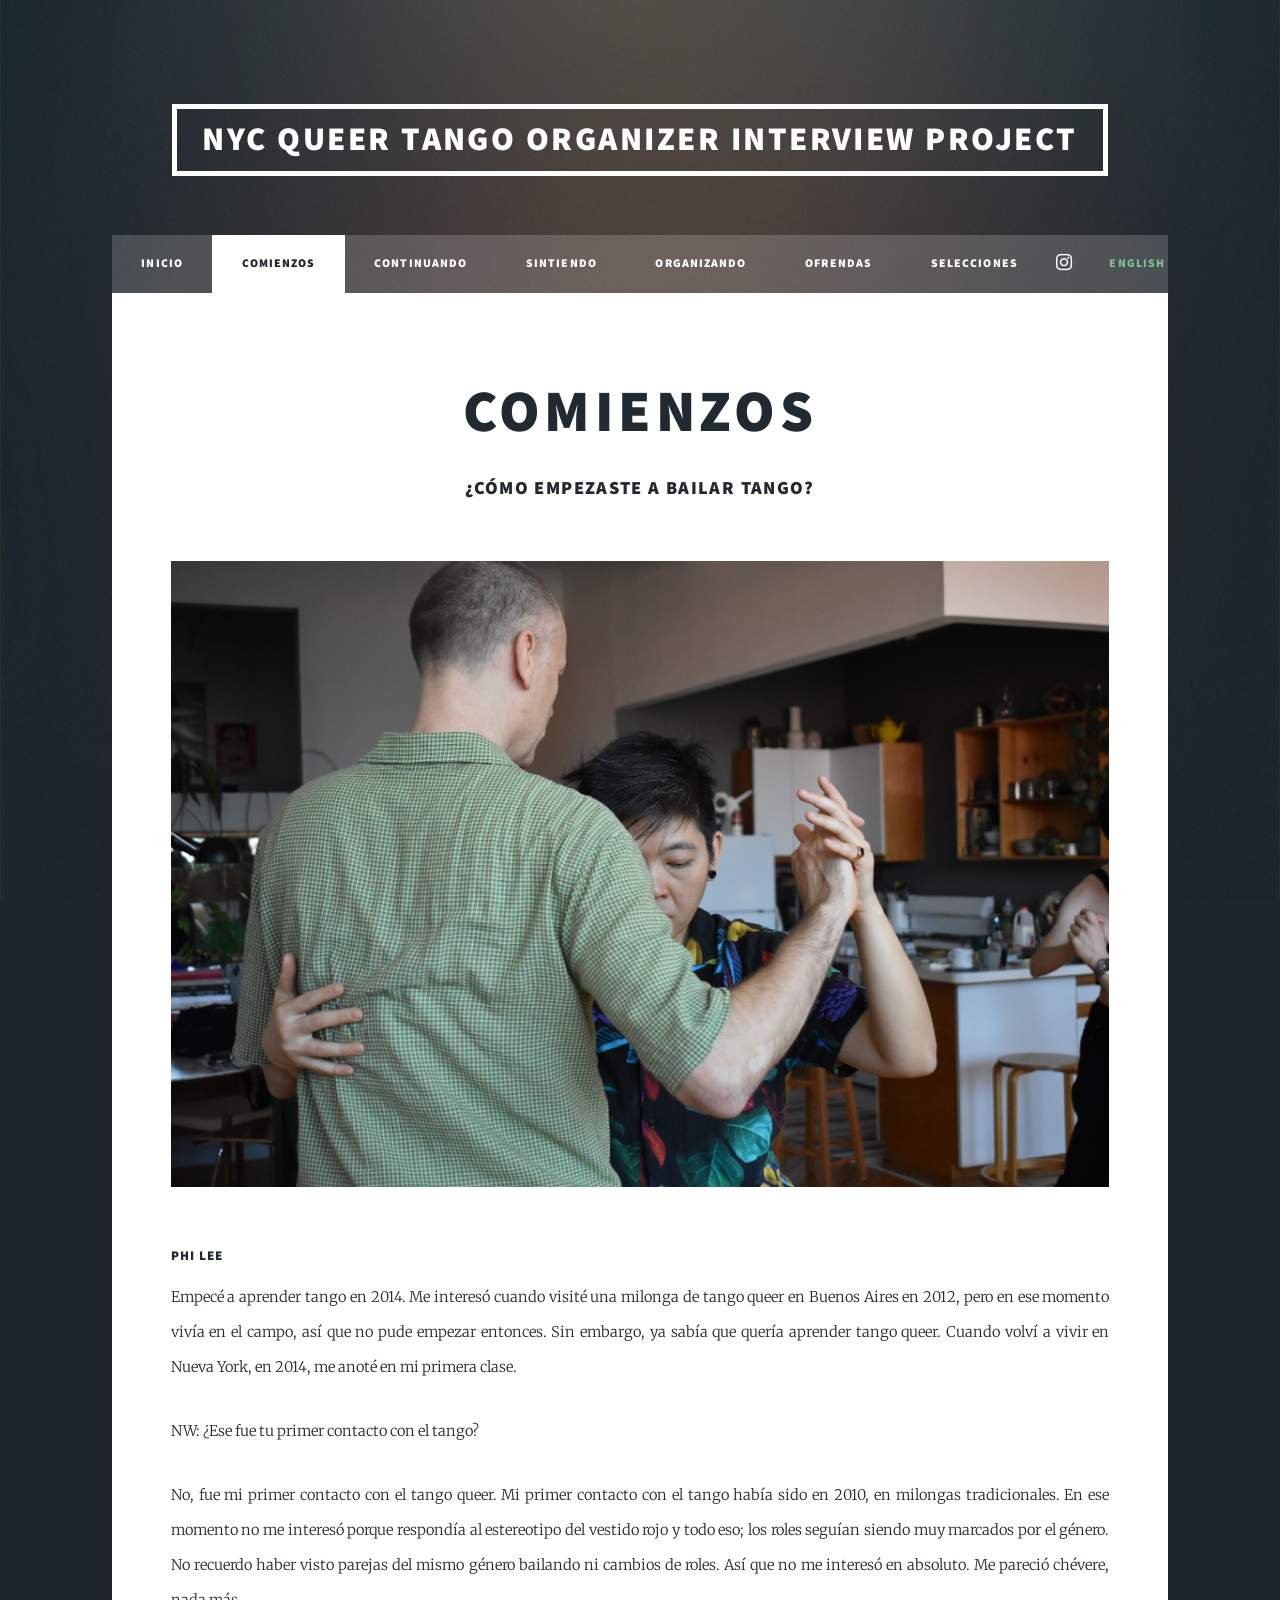
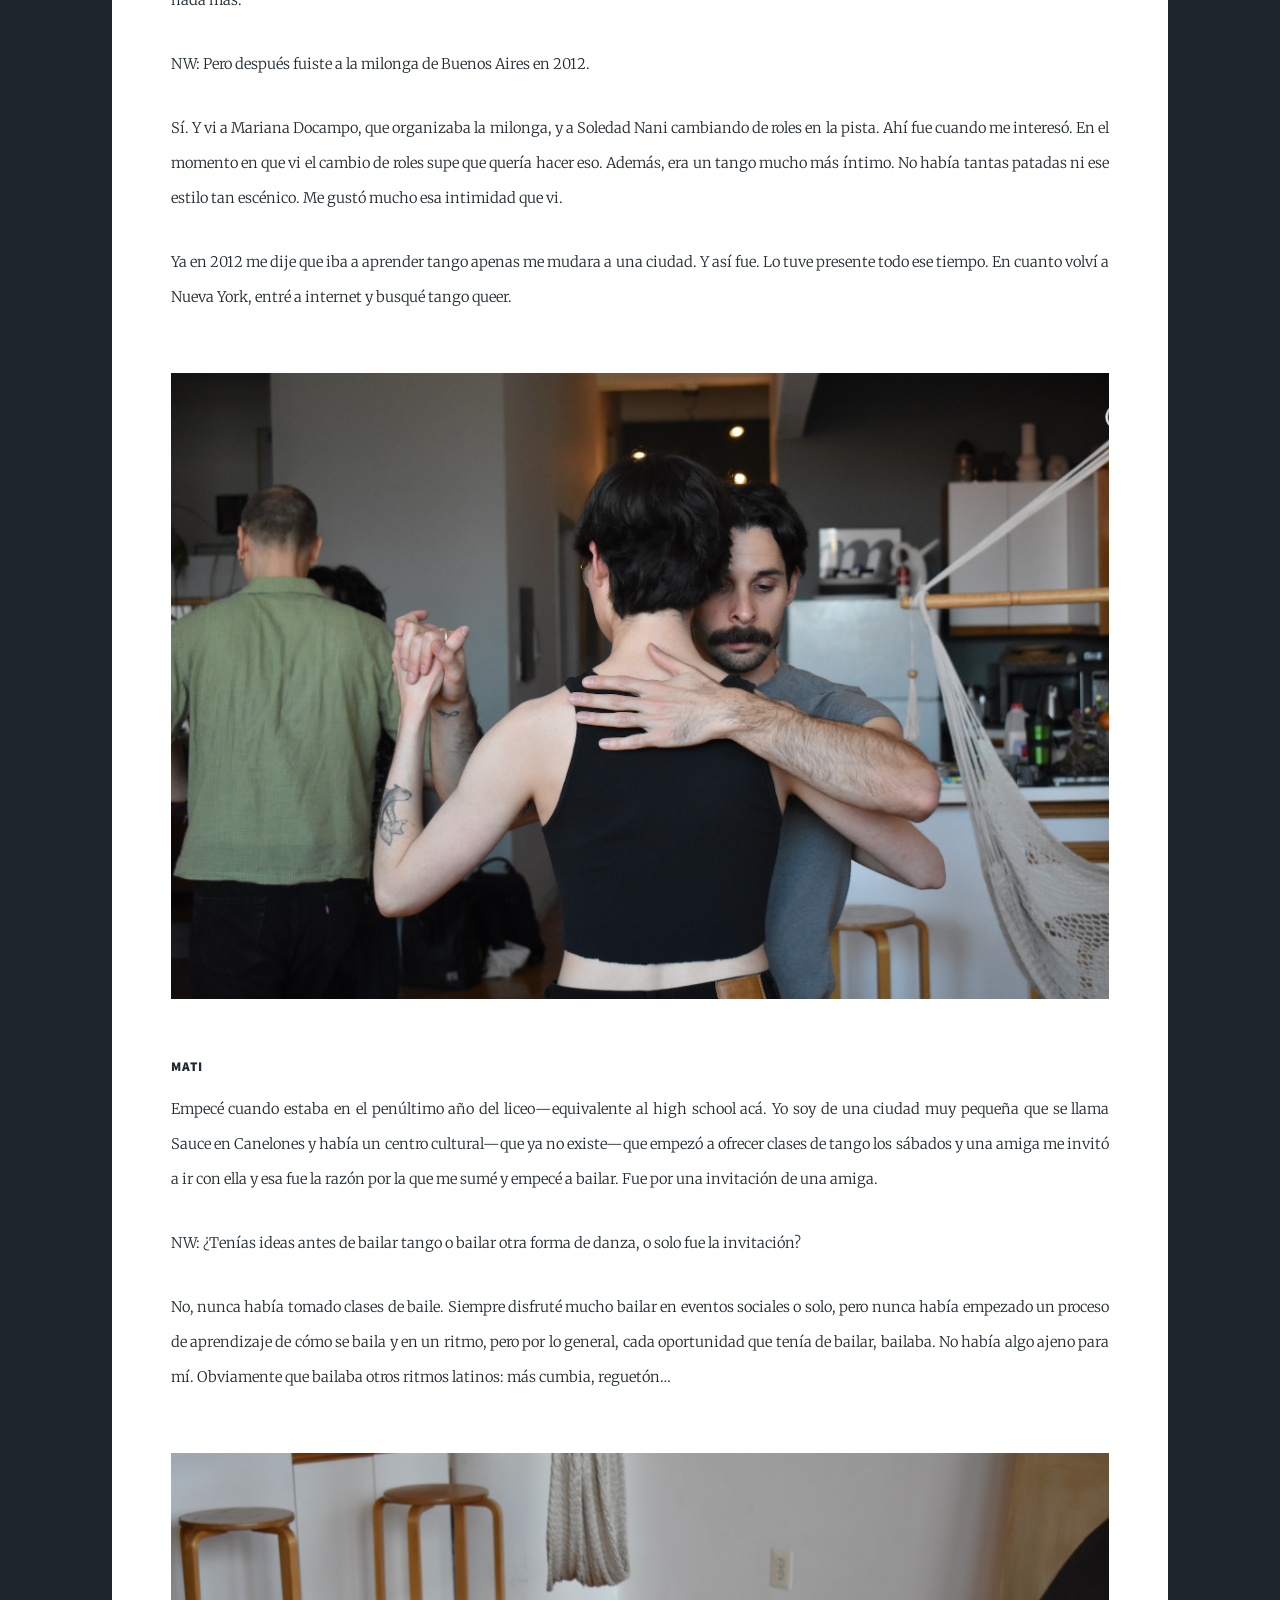
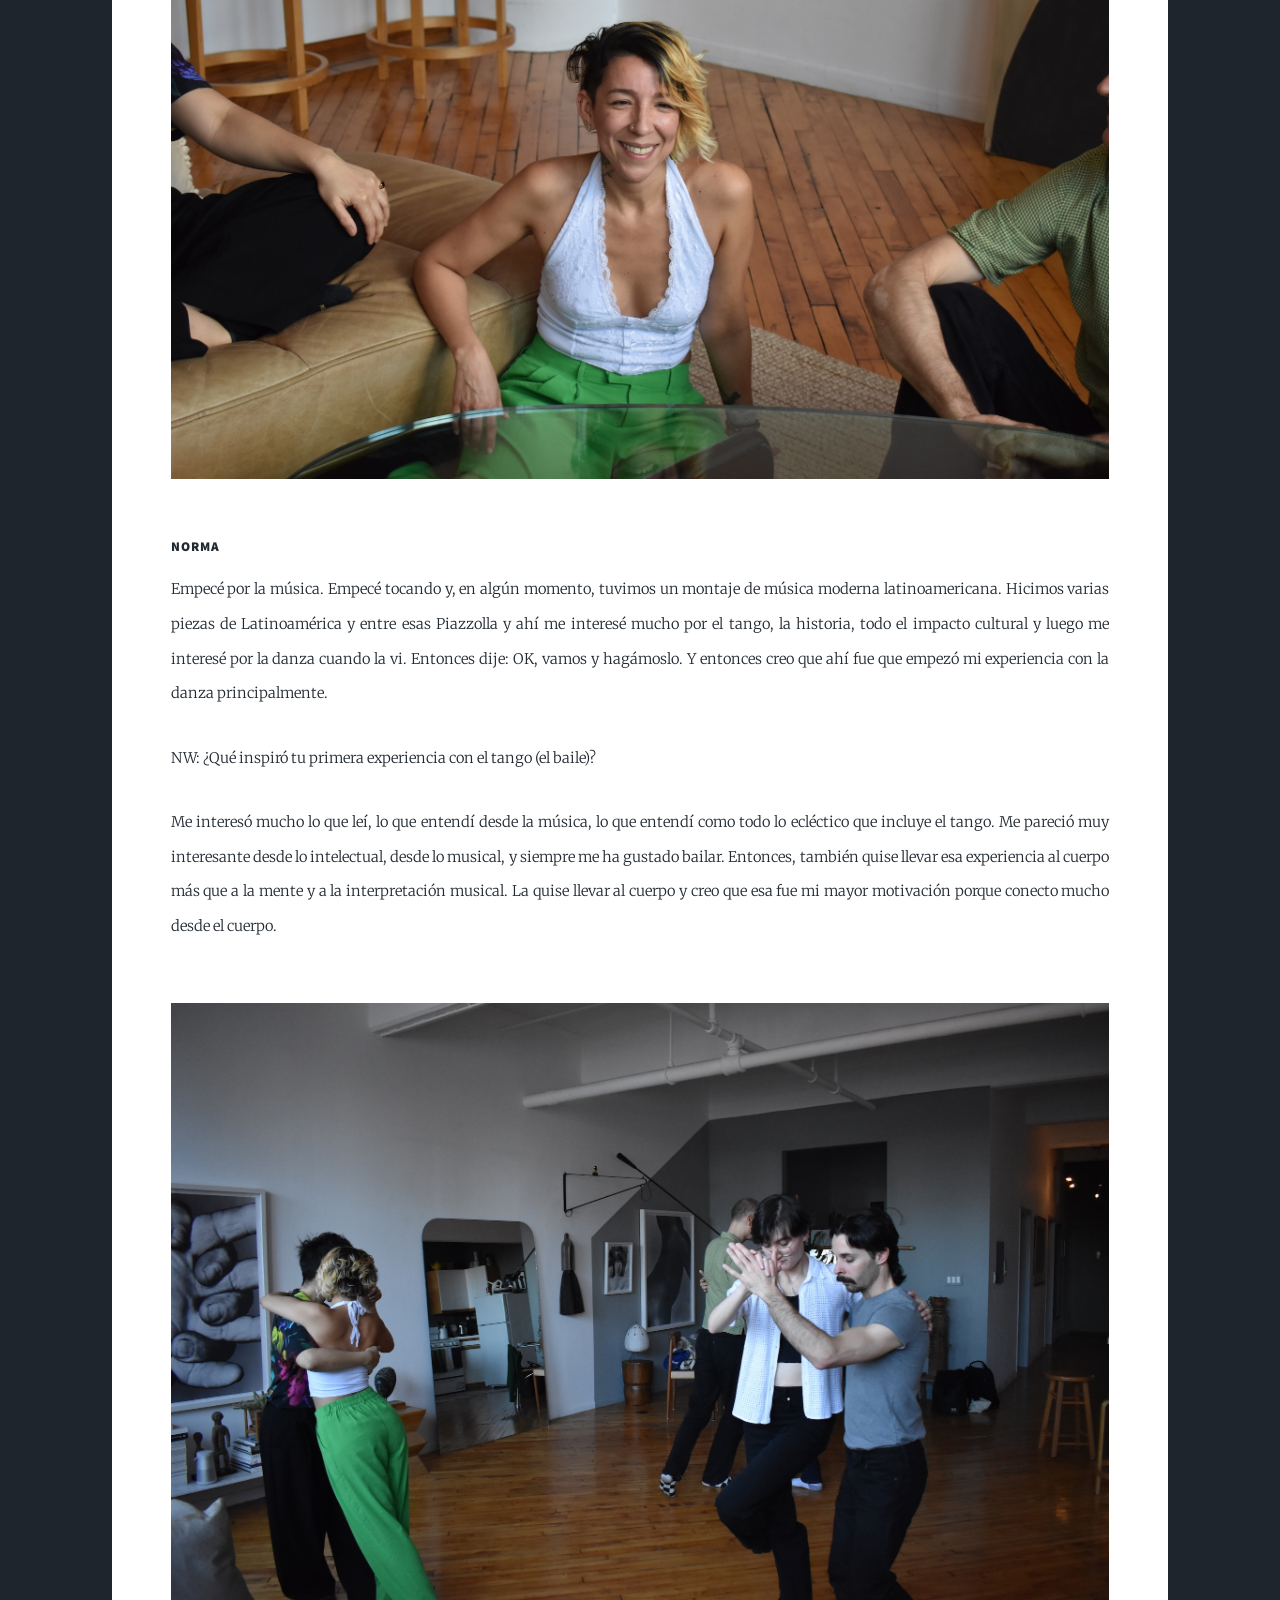
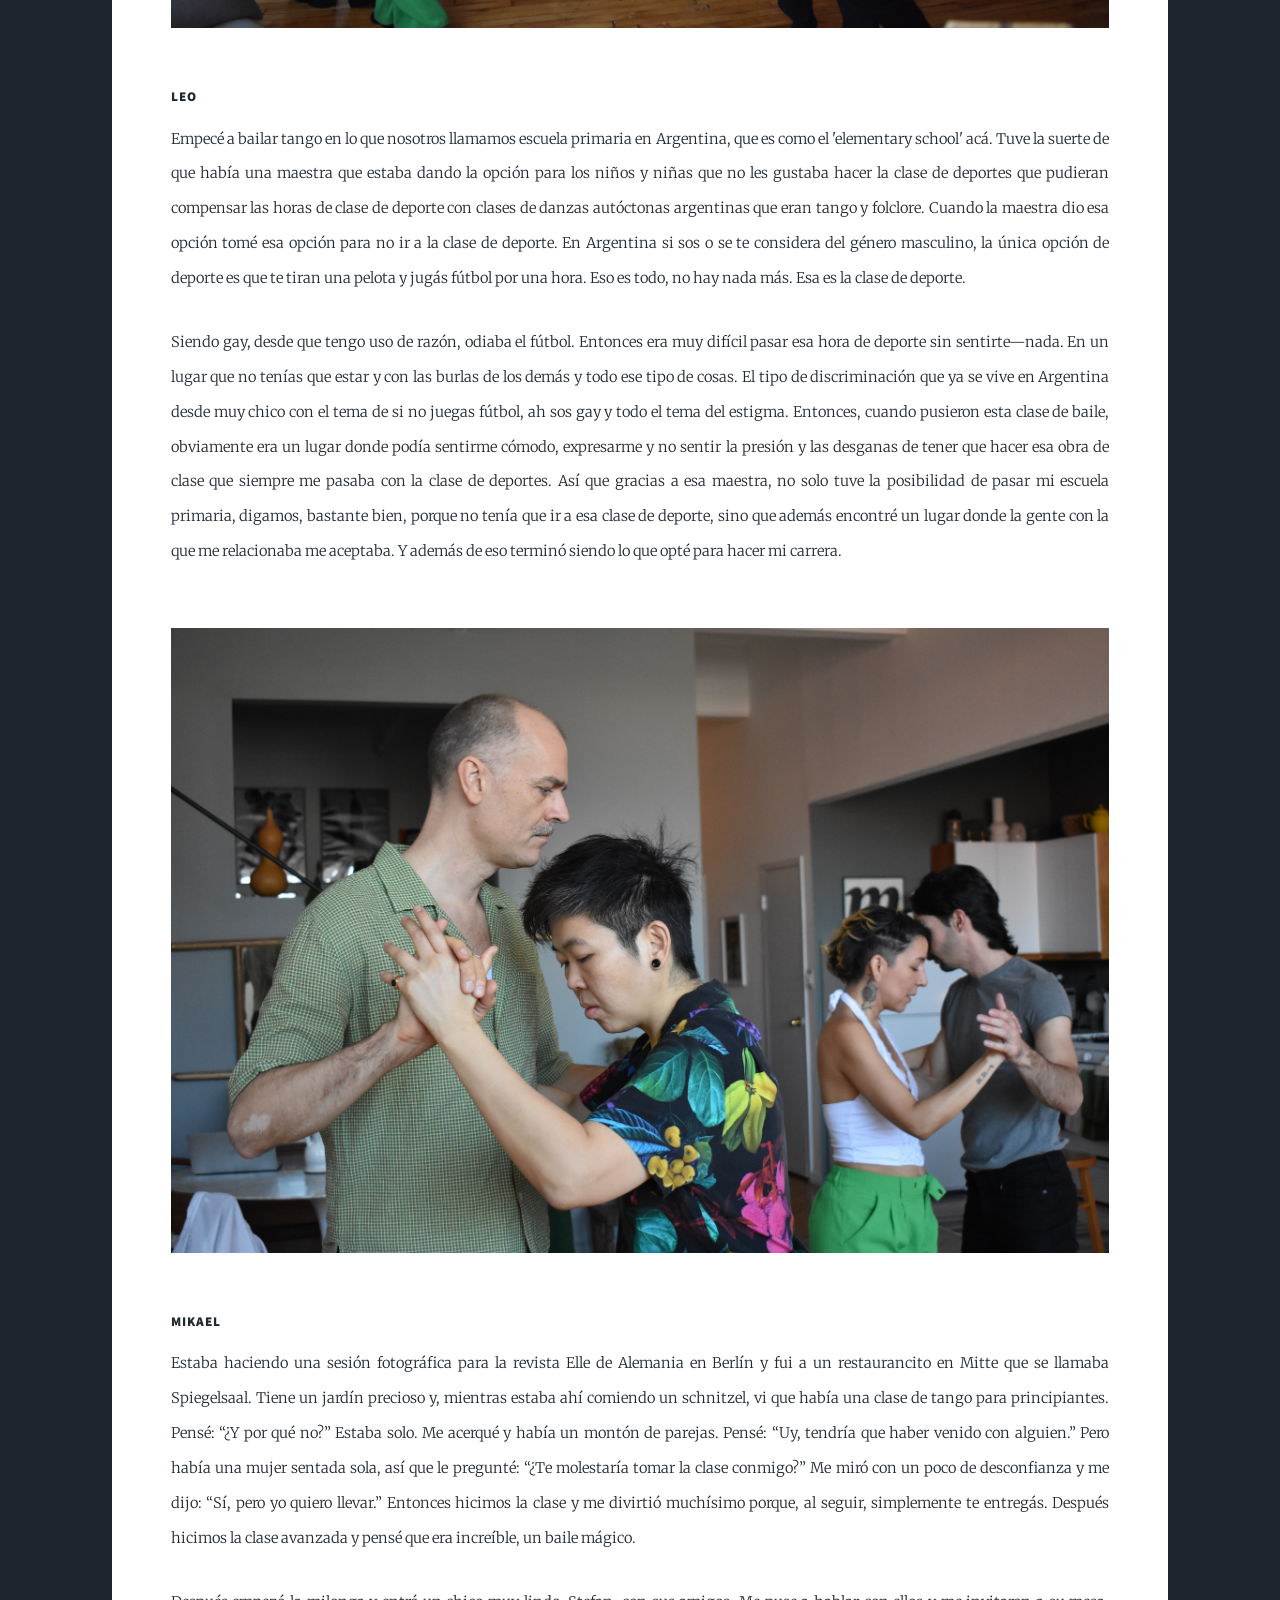
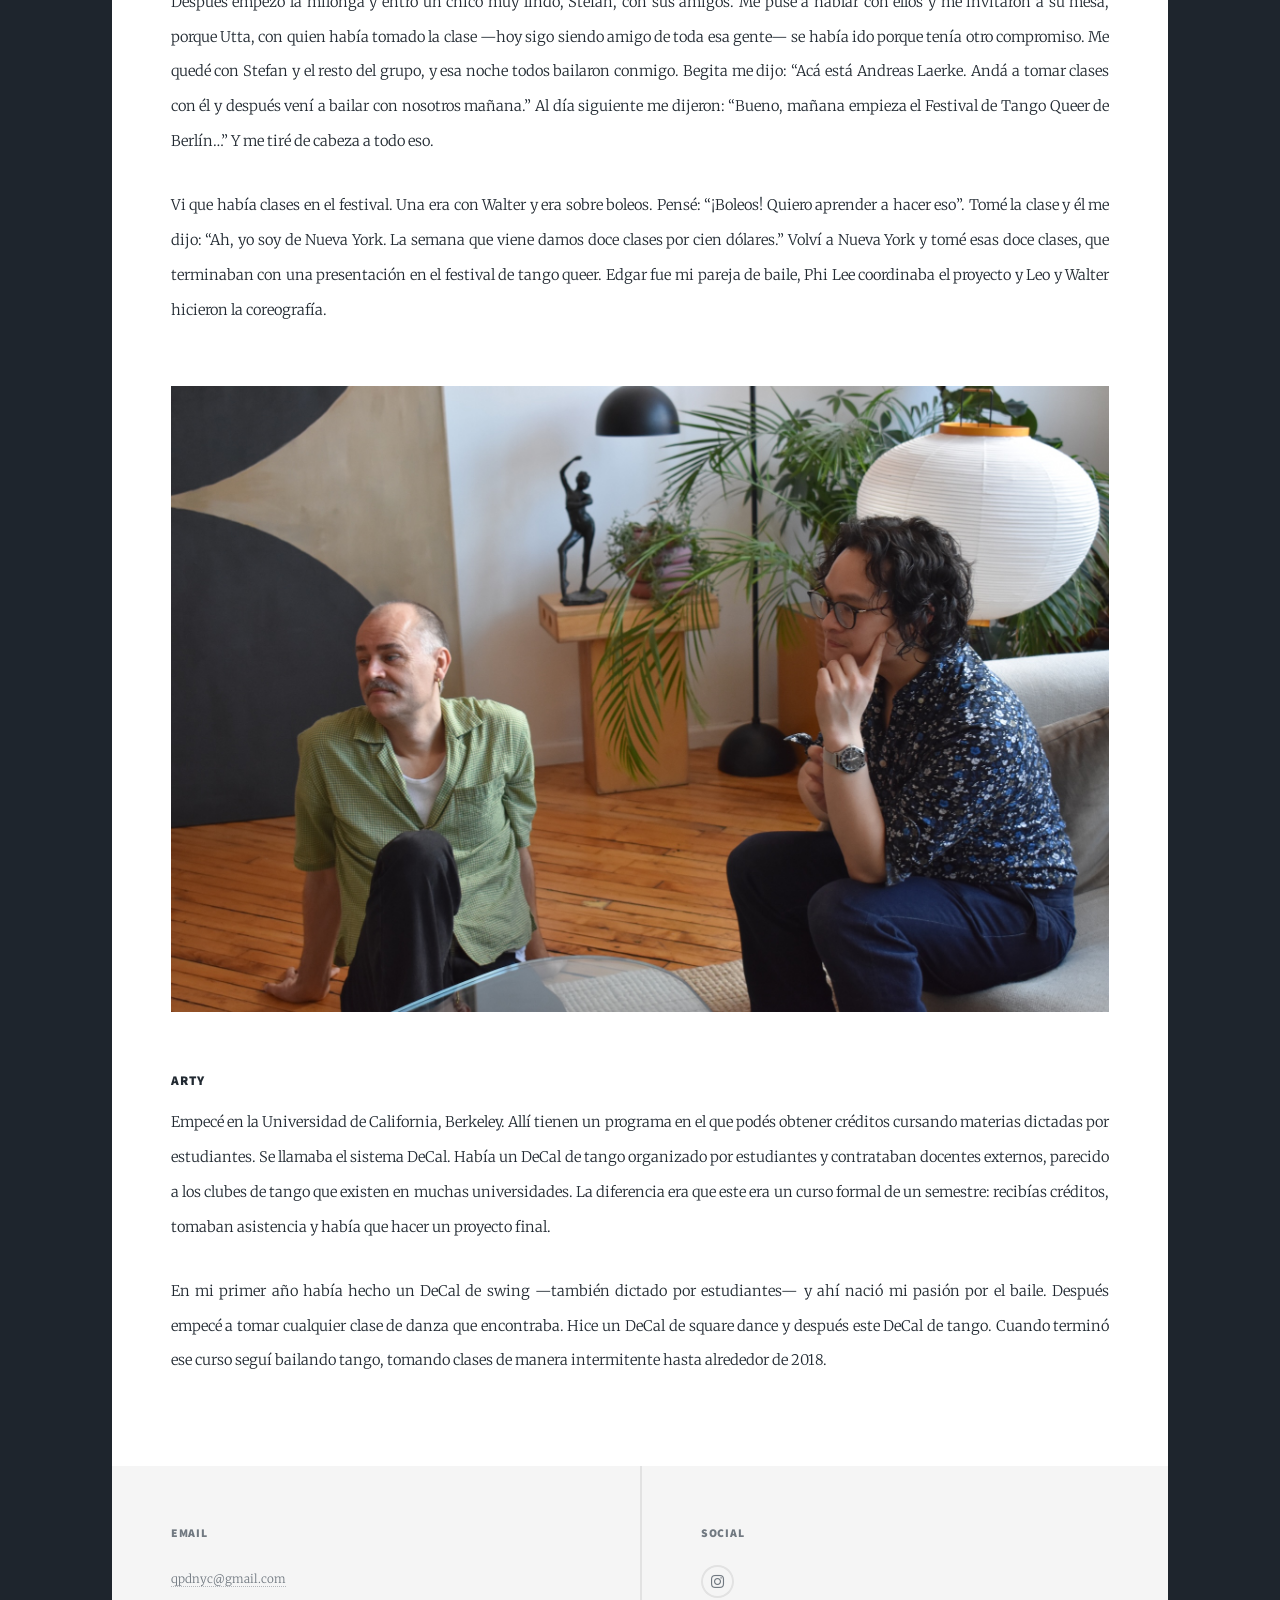
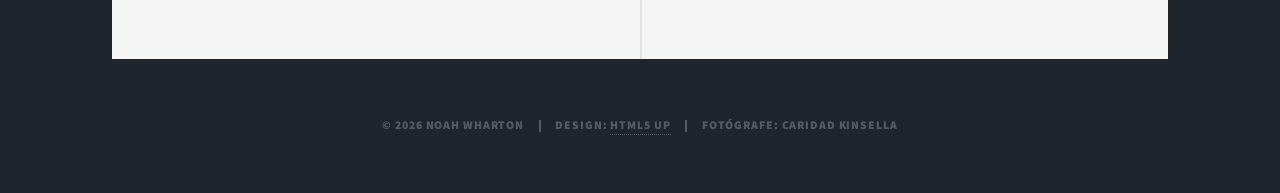
<file: es/Beginnings.html>
<!DOCTYPE HTML>
<!--
	Massively by HTML5 UP
	html5up.net | @ajlkn
	Free for personal and commercial use under the CCA 3.0 license (html5up.net/license)
-->
<html lang="es">
	<head>
		<title>Comienzos</title>
		<meta charset="utf-8" />
		<meta name="viewport" content="width=device-width, initial-scale=1, user-scalable=no" />
		<link rel="stylesheet" href="../assets/css/main.css" />
		<noscript><link rel="stylesheet" href="../assets/css/noscript.css" /></noscript>
	</head>
	<body class="is-preload">

		<!-- Wrapper -->
			<div id="wrapper">

				<!-- Header -->
					<header id="header">
						<a href="index.html" class="logo">NYC Queer Tango Organizer Interview Project</a>
					</header>

				<!-- Nav -->
					<nav id="nav">
						<ul class="links">
							<li><a href="index.html">Inicio</a></li>
							<li class="active"><a href="Beginnings.html">Comienzos</a></li>
                            <li><a href="continuing.html">Continuando</a></li>
                            <li><a href="feeling.html">Sintiendo</a></li>
                            <li><a href="organizing.html">Organizando</a></li>
                            <li><a href="offerings.html">Ofrendas</a></li> 
							<li><a href="quotes.html">Selecciones</a></li> <!--change later and add other pages to nav bar -->
						</ul>
						<ul class="icons">
							<li><a href="https://www.instagram.com/qpdnyc/" class="icon brands fa-instagram"><span class="label">Instagram</span></a></li>
						</ul>
						<ul class="links">
							<li><a href="../index.html" class="highlight-link">English</a></li>
						</ul>
					</nav>

				<!-- Main -->
					<div id="main">

						<!-- Post -->
							<section class="post">
								<header class="major">
									<h1>Comienzos</h1>
                                    <h3>¿Cómo empezaste a bailar tango?</h3>
								</header>
								<div class="image main"><img src="../images/15_DSC_0303.JPG" alt="" /></div>
                                <h5>Phi Lee</h5>
                                <p>Empecé a aprender tango en 2014. Me interesó cuando visité una milonga de tango queer en Buenos Aires en 2012, pero en ese momento vivía en el campo, así que no pude empezar entonces. Sin embargo, ya sabía que quería aprender tango queer. Cuando volví a vivir en Nueva York, en 2014, me anoté en mi primera clase.</p>
							    <p>NW: ¿Ese fue tu primer contacto con el tango?</p>
                                <p>No, fue mi primer contacto con el tango queer. Mi primer contacto con el tango había sido en 2010, en milongas tradicionales. En ese momento no me interesó porque respondía al estereotipo del vestido rojo y todo eso; los roles seguían siendo muy marcados por el género. No recuerdo haber visto parejas del mismo género bailando ni cambios de roles. Así que no me interesó en absoluto. Me pareció chévere, nada más.</p>
                                <p>NW: Pero después fuiste a la milonga de Buenos Aires en 2012.</p>
                                <p>Sí. Y vi a Mariana Docampo, que organizaba la milonga, y a Soledad Nani cambiando de roles en la pista. Ahí fue cuando me interesó. En el momento en que vi el cambio de roles supe que quería hacer eso. Además, era un tango mucho más íntimo. No había tantas patadas ni ese estilo tan escénico. Me gustó mucho esa intimidad que vi.</p>
                                <p>Ya en 2012 me dije que iba a aprender tango apenas me mudara a una ciudad. Y así fue. Lo tuve presente todo ese tiempo. En cuanto volví a Nueva York, entré a internet y busqué tango queer.</p>
                                <div class="image main"><img src="../images/21_DSC_0212.JPG" alt="" /></div>
                                <h5>Mati</h5>
                                <p>Empecé cuando estaba en el penúltimo año del liceo—equivalente al high school acá. Yo soy de una ciudad muy pequeña que se llama Sauce en Canelones y había un centro cultural—que ya no existe—que empezó a ofrecer clases de tango los sábados y una amiga me invitó a ir con ella y esa fue la razón por la que me sumé y empecé a bailar. Fue por una invitación de una amiga.</p>
                                <p>NW: ¿Tenías ideas antes de bailar tango o bailar otra forma de danza, o solo fue la invitación?</p>
                                <p>No, nunca había tomado clases de baile. Siempre disfruté mucho bailar en eventos sociales o solo, pero nunca había empezado un proceso de aprendizaje de cómo se baila y en un ritmo, pero por lo general, cada oportunidad que tenía de bailar, bailaba. No había algo ajeno para mí. Obviamente que bailaba otros ritmos latinos: más cumbia, reguetón…</p>
                                <div class="image main"><img src="../images/16_DSC_0437.JPG" alt="" /></div>
                                <h5>Norma</h5>
                                <p>Empecé por la música. Empecé tocando y, en algún momento, tuvimos un montaje de música moderna latinoamericana. Hicimos varias piezas de Latinoamérica y entre esas Piazzolla y ahí me interesé mucho por el tango, la historia, todo el impacto cultural y luego me interesé por la danza cuando la vi. Entonces dije: OK, vamos y hagámoslo. Y entonces creo que ahí fue que empezó mi experiencia con la danza principalmente.</p>
                                <p>NW: ¿Qué inspiró tu primera experiencia con el tango (el baile)?</p>
                                <p>Me interesó mucho lo que leí, lo que entendí desde la música, lo que entendí como todo lo ecléctico que incluye el tango. Me pareció muy interesante desde lo intelectual, desde lo musical, y siempre me ha gustado bailar. Entonces, también quise llevar esa experiencia al cuerpo más que a la mente y a la interpretación musical. La quise llevar al cuerpo y creo que esa fue mi mayor motivación porque conecto mucho desde el cuerpo.</p>
                                <div class="image main"><img src="../images/10_DSC_0126.JPG" alt="" /></div>
                                <h5>Leo</h5>
                                <p>Empecé a bailar tango en lo que nosotros llamamos escuela primaria en Argentina, que es como el 'elementary school' acá. Tuve la suerte de que había una maestra que estaba dando la opción para los niños y niñas que no les gustaba hacer la clase de deportes que pudieran compensar las horas de clase de deporte con clases de danzas autóctonas argentinas que eran tango y folclore. Cuando la maestra dio esa opción tomé esa opción para no ir a la clase de deporte. En Argentina si sos o se te considera del género masculino, la única opción de deporte es que te tiran una pelota y jugás fútbol por una hora. Eso es todo, no hay nada más. Esa es la clase de deporte.</p>
                                <p>Siendo gay, desde que tengo uso de razón, odiaba el fútbol. Entonces era muy difícil pasar esa hora de deporte sin sentirte—nada.  En un lugar que no tenías que estar y con las burlas de los demás y todo ese tipo de cosas. El tipo de discriminación que ya se vive en Argentina desde muy chico con el tema de si no juegas fútbol, ah sos gay y todo el tema del estigma. Entonces, cuando pusieron esta clase de baile, obviamente era un lugar donde podía sentirme cómodo, expresarme y no sentir la presión y las desganas de tener que hacer esa obra de clase que siempre me pasaba con la clase de deportes. Así que gracias a esa maestra, no solo tuve la posibilidad de pasar mi escuela primaria, digamos, bastante bien, porque no tenía que ir a esa clase de deporte, sino que además encontré un lugar donde la gente con la que me relacionaba me aceptaba. Y además de eso terminó siendo lo que opté para hacer mi carrera.</p>
                                <div class="image main"><img src="../images/18_DSC_0302.JPG" alt="" /></div>
                                 <h5>Mikael</h5>
								<p>Estaba haciendo una sesión fotográfica para la revista Elle de Alemania en Berlín y fui a un restaurancito en Mitte que se llamaba Spiegelsaal. Tiene un jardín precioso y, mientras estaba ahí comiendo un schnitzel, vi que había una clase de tango para principiantes. Pensé: “¿Y por qué no?” Estaba solo. Me acerqué y había un montón de parejas. Pensé: “Uy, tendría que haber venido con alguien.” Pero había una mujer sentada sola, así que le pregunté: “¿Te molestaría tomar la clase conmigo?” Me miró con un poco de desconfianza y me dijo: “Sí, pero yo quiero llevar.” Entonces hicimos la clase y me divirtió muchísimo porque, al seguir, simplemente te entregás. Después hicimos la clase avanzada y pensé que era increíble, un baile mágico.</p>
								<p>Después empezó la milonga y entró un chico muy lindo, Stefan, con sus amigos. Me puse a hablar con ellos y me invitaron a su mesa, porque Utta, con quien había tomado la clase —hoy sigo siendo amigo de toda esa gente— se había ido porque tenía otro compromiso. Me quedé con Stefan y el resto del grupo, y esa noche todos bailaron conmigo. Begita me dijo: “Acá está Andreas Laerke. Andá a tomar clases con él y después vení a bailar con nosotros mañana.” Al día siguiente me dijeron: “Bueno, mañana empieza el Festival de Tango Queer de Berlín…” Y me tiré de cabeza a todo eso.</p>
                                <p>Vi que había clases en el festival. Una era con Walter y era sobre boleos. Pensé: “¡Boleos! Quiero aprender a hacer eso”. Tomé la clase y él me dijo: “Ah, yo soy de Nueva York. La semana que viene damos doce clases por cien dólares.” Volví a Nueva York y tomé esas doce clases, que terminaban con una presentación en el festival de tango queer. Edgar fue mi pareja de baile, Phi Lee coordinaba el proyecto y Leo y Walter hicieron la coreografía.</p>
                                <div class="image main"><img src="../images/32_DSC_0444.JPG" alt="" /></div>
                                 <h5>Arty</h5>
                                <p>Empecé en la Universidad de California, Berkeley. Allí tienen un programa en el que podés obtener créditos cursando materias dictadas por estudiantes. Se llamaba el sistema DeCal. Había un DeCal de tango organizado por estudiantes y contrataban docentes externos, parecido a los clubes de tango que existen en muchas universidades. La diferencia era que este era un curso formal de un semestre: recibías créditos, tomaban asistencia y había que hacer un proyecto final.</p>
								<p>En mi primer año había hecho un DeCal de swing —también dictado por estudiantes— y ahí nació mi pasión por el baile. Después empecé a tomar cualquier clase de danza que encontraba. Hice un DeCal de square dance y después este DeCal de tango. Cuando terminó ese curso seguí bailando tango, tomando clases de manera intermitente hasta alrededor de 2018.</p>
                            </section>

					</div>

				<!-- Footer -->
					<footer id="footer">
							<section>
								<h3>Email</h3>
								<p><a href="qpdnyc@gmail.com">qpdnyc@gmail.com</a></p>
							</section>
							<section>
								<h3>Social</h3>
								<ul class="icons alt">
									<li><a href="https://www.instagram.com/qpdnyc/" class="icon brands alt fa-instagram"><span class="label">Instagram</span></a></li>
								</ul>
							</section>
						</section>
					</footer>

				<!-- Copyright -->
					<div id="copyright">
						<ul><li>&copy; 2026 Noah Wharton</li><li>Design: <a href="https://html5up.net">HTML5 UP</a></li><li>Fotógrafe: Caridad Kinsella</li></ul>
					</div>

			</div>

		<!-- Scripts -->
			<script src="../assets/js/jquery.min.js"></script>
			<script src="../assets/js/jquery.scrollex.min.js"></script>
			<script src="../assets/js/jquery.scrolly.min.js"></script>
			<script src="../assets/js/browser.min.js"></script>
			<script src="../assets/js/breakpoints.min.js"></script>
			<script src="../assets/js/util.js"></script>
			<script src="../assets/js/main.js"></script>

	</body>
</html>
</file>
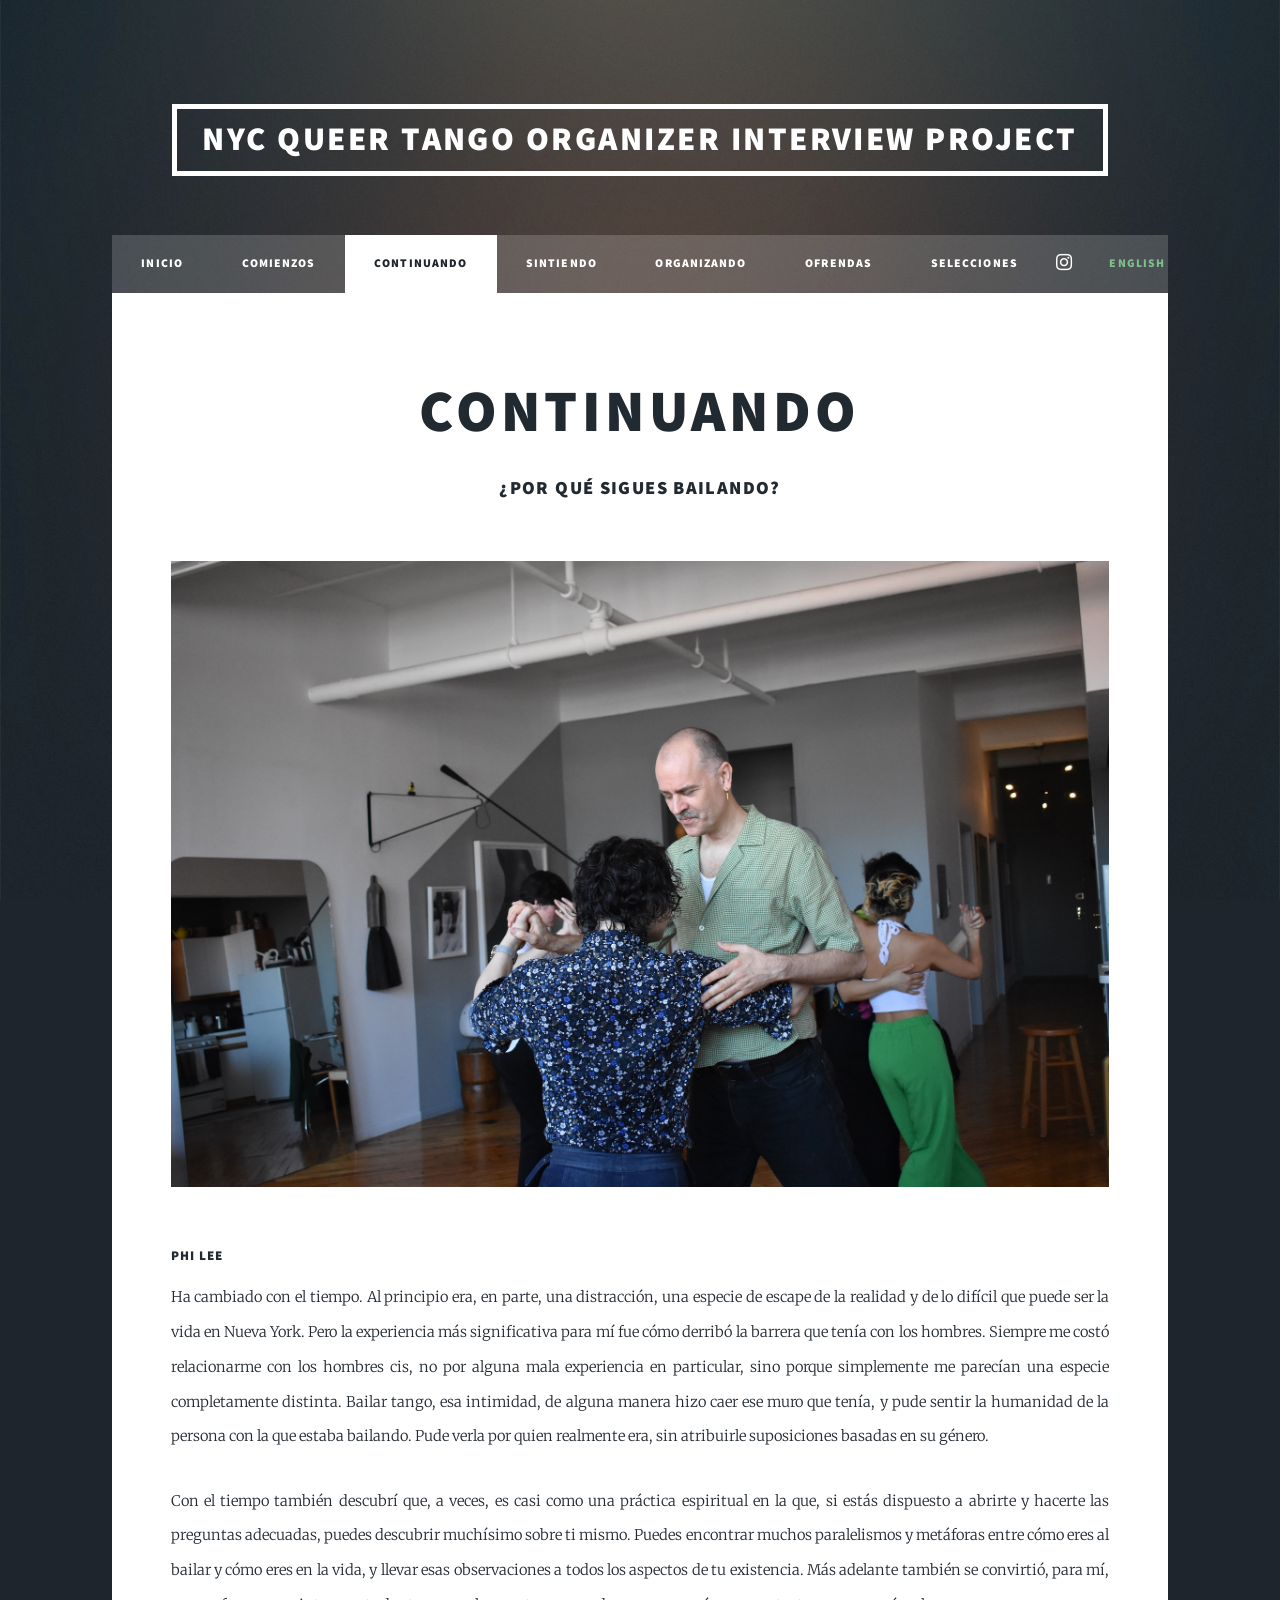
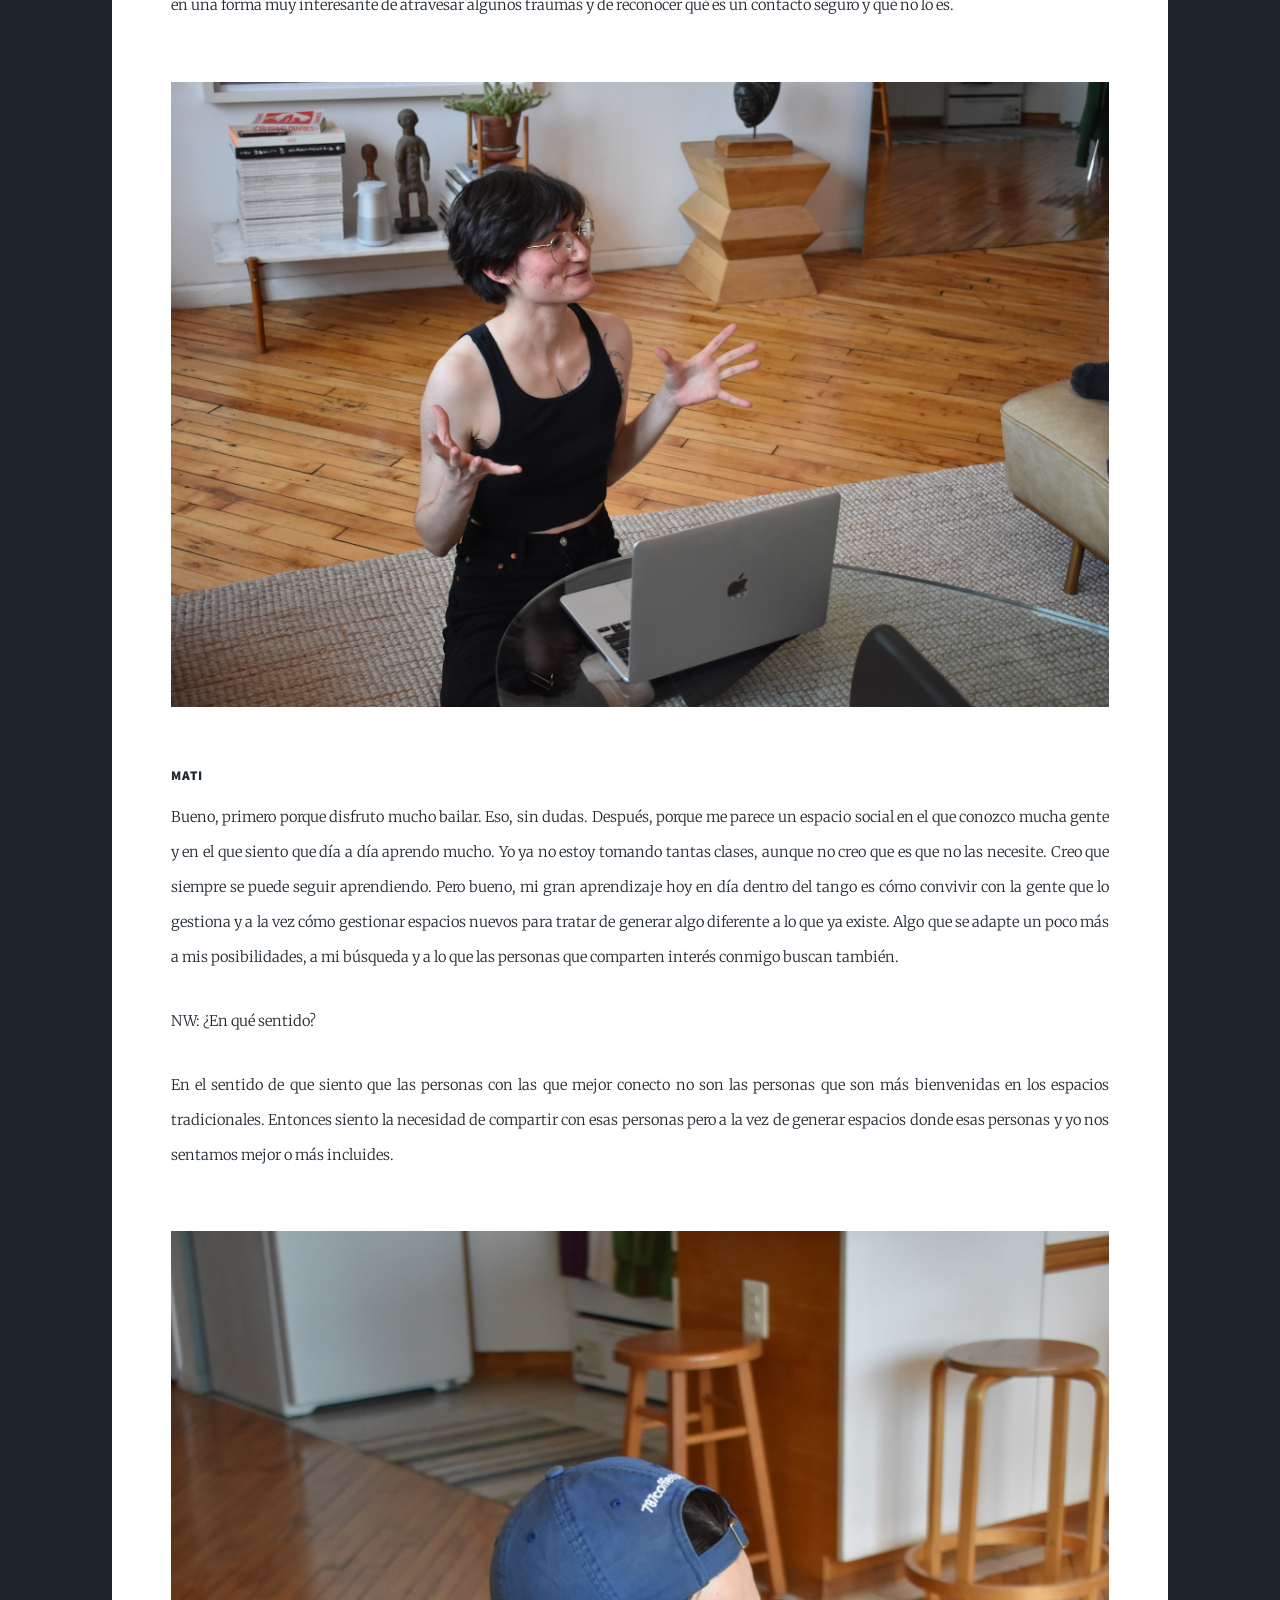
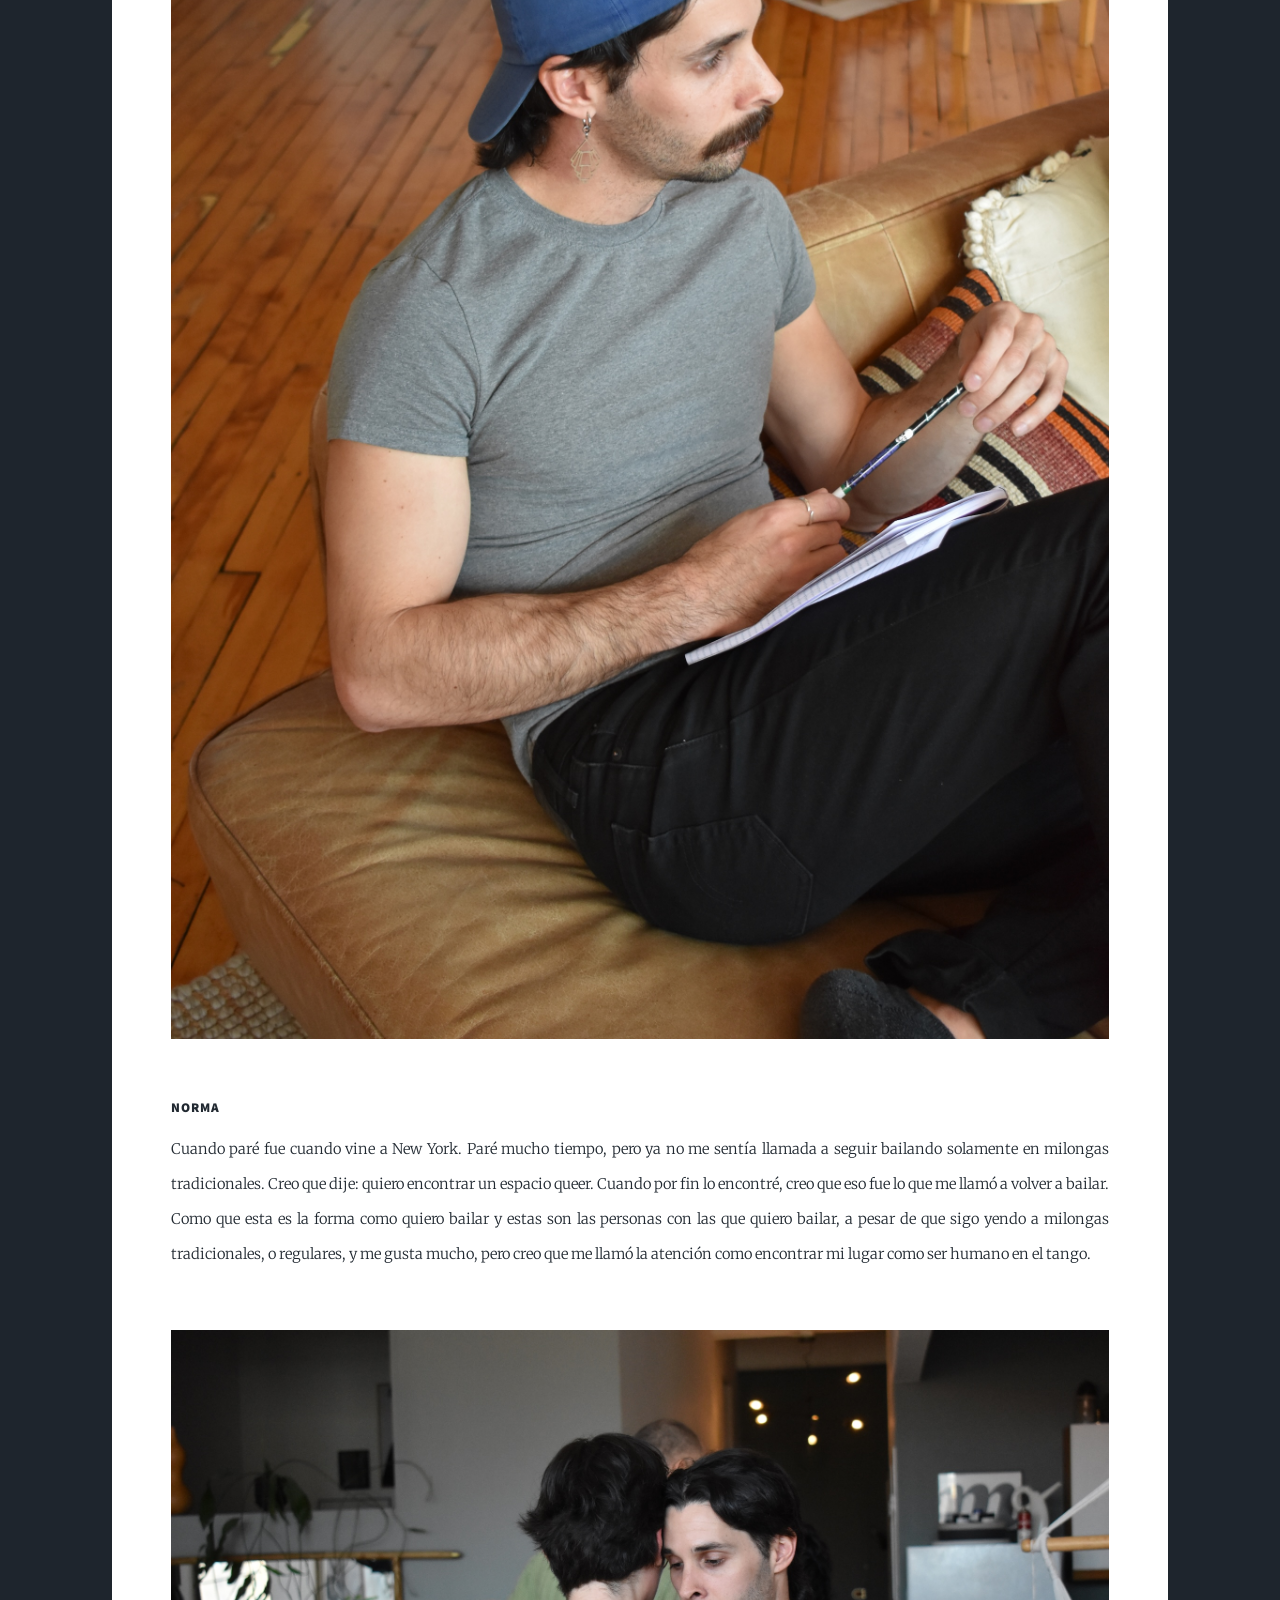
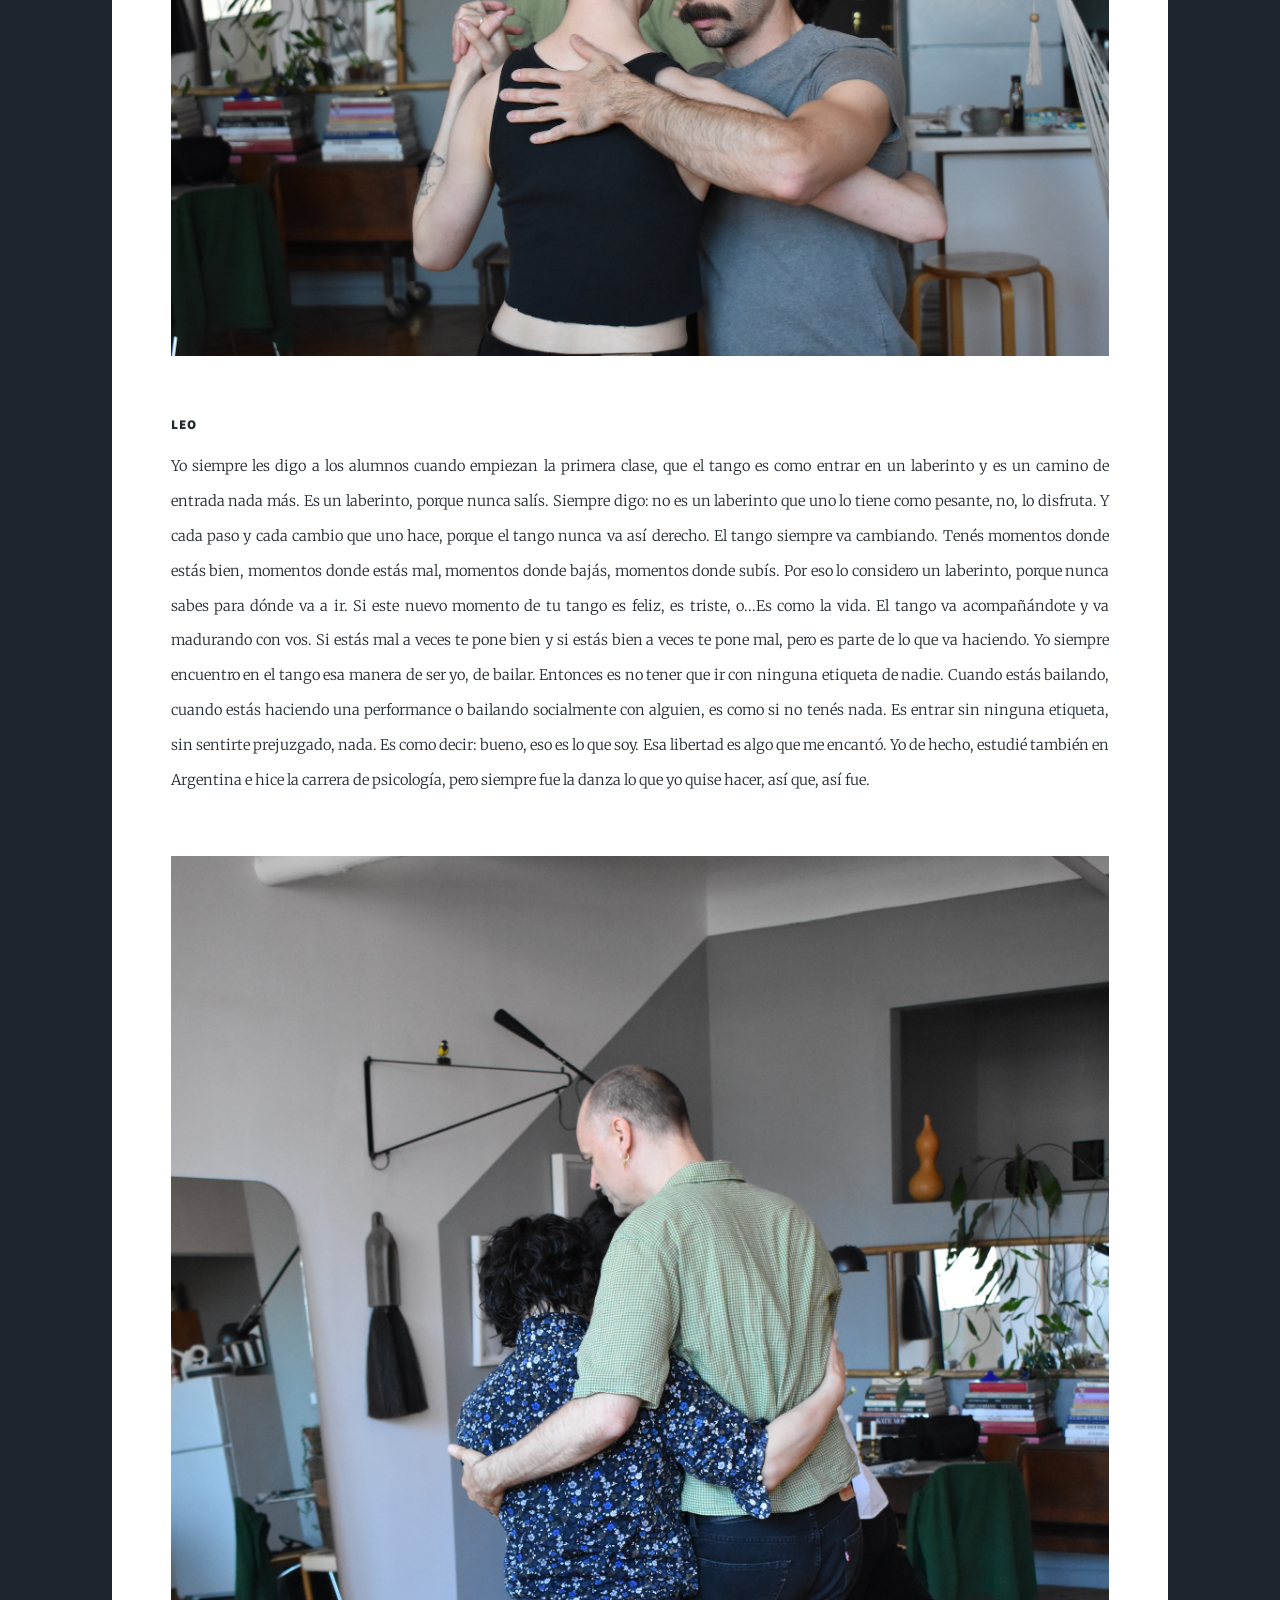
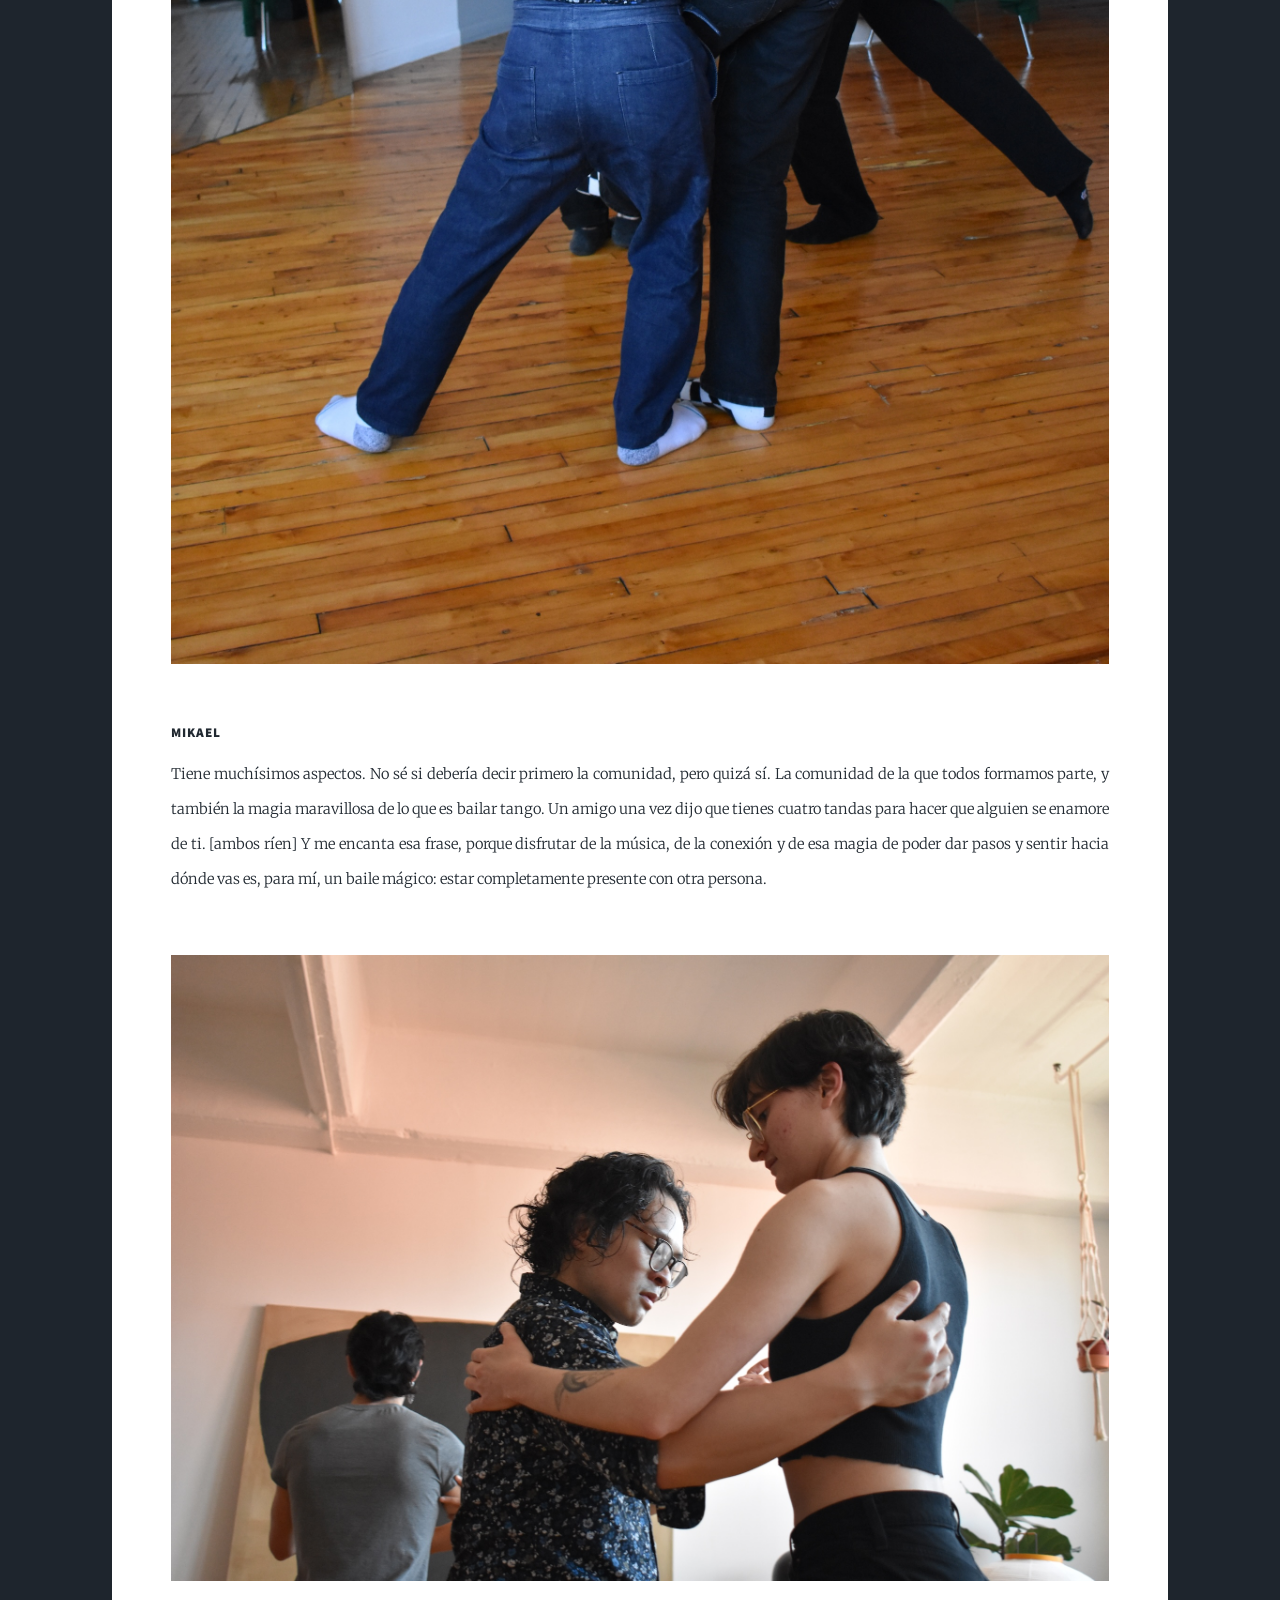
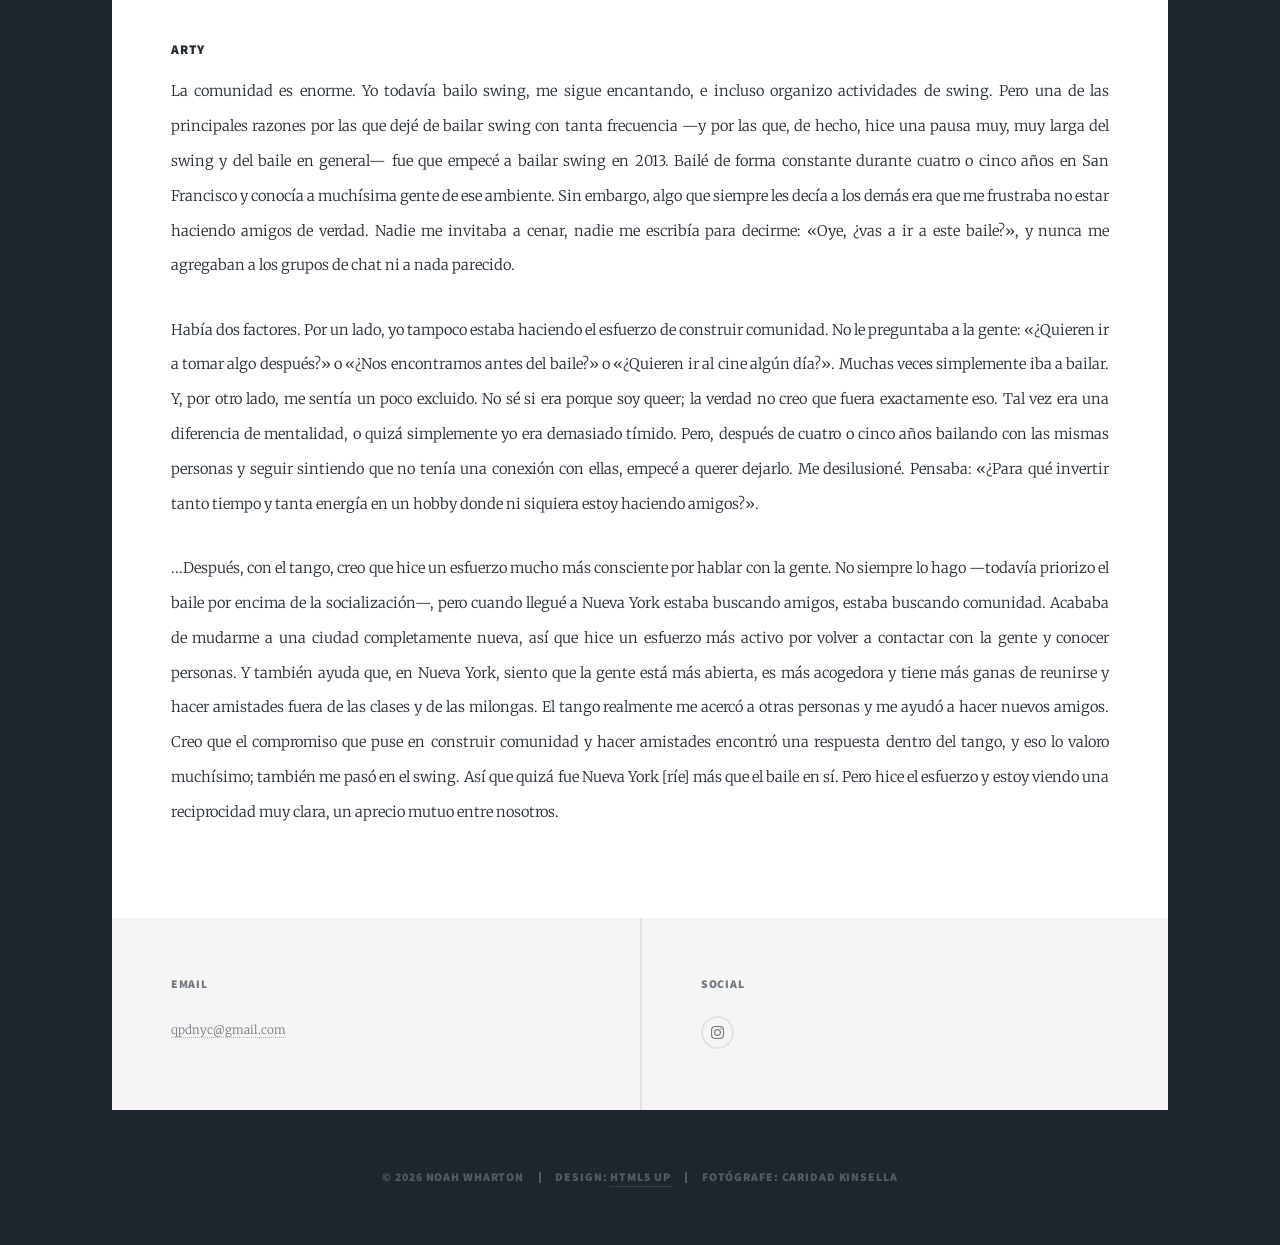
<file: es/continuing.html>
<!DOCTYPE HTML>
<!--
	Massively by HTML5 UP
	html5up.net | @ajlkn
	Free for personal and commercial use under the CCA 3.0 license (html5up.net/license)
-->
<html lang="es">
	<head>
		<title>Continuando</title>
		<meta charset="utf-8" />
		<meta name="viewport" content="width=device-width, initial-scale=1, user-scalable=no" />
		<link rel="stylesheet" href="../assets/css/main.css" />
		<noscript><link rel="stylesheet" href="../assets/css/noscript.css" /></noscript>
	</head>
	<body class="is-preload">

		<!-- Wrapper -->
			<div id="wrapper">

				<!-- Header -->
					<header id="header">
						<a href="index.html" class="logo">NYC Queer Tango Organizer Interview Project</a>
					</header>

				<!-- Nav -->
					<nav id="nav">
						<ul class="links">
							<li><a href="index.html">Inicio</a></li>
                            <li><a href="Beginnings.html">Comienzos</a></li>
							<li class="active"><a href="continuing.html">Continuando</a></li>
                            <li><a href="feeling.html">Sintiendo</a></li>
                            <li><a href="organizing.html">Organizando</a></li>
                            <li><a href="offerings.html">Ofrendas</a></li> 
							<li><a href="quotes.html">Selecciones</a></li> <!--change later and add other pages to nav bar -->
						</ul>
						<ul class="icons">
							<li><a href="https://www.instagram.com/qpdnyc/" class="icon brands fa-instagram"><span class="label">Instagram</span></a></li>
						</ul>
						<ul class="links">
							<li><a href="../index.html" class="highlight-link">English</a></li>
						</ul>
					</nav>

				<!-- Main -->
					<div id="main">

						<!-- Post -->
							<section class="post">
								<header class="major">
									<h1>Continuando</h1>
                                    <h3>¿Por qué sigues bailando?</h3>
								</header>
								<div class="image main"><img src="../images/37_DSC_0179.JPG" alt="" /></div>
                                <h5>Phi Lee</h5>
							    <p>Ha cambiado con el tiempo. Al principio era, en parte, una distracción, una especie de escape de la realidad y de lo difícil que puede ser la vida en Nueva York. Pero la experiencia más significativa para mí fue cómo derribó la barrera que tenía con los hombres. Siempre me costó relacionarme con los hombres cis, no por alguna mala experiencia en particular, sino porque simplemente me parecían una especie completamente distinta. Bailar tango, esa intimidad, de alguna manera hizo caer ese muro que tenía, y pude sentir la humanidad de la persona con la que estaba bailando. Pude verla por quien realmente era, sin atribuirle suposiciones basadas en su género.</p>
                                <p>Con el tiempo también descubrí que, a veces, es casi como una práctica espiritual en la que, si estás dispuesto a abrirte y hacerte las preguntas adecuadas, puedes descubrir muchísimo sobre ti mismo. Puedes encontrar muchos paralelismos y metáforas entre cómo eres al bailar y cómo eres en la vida, y llevar esas observaciones a todos los aspectos de tu existencia. Más adelante también se convirtió, para mí, en una forma muy interesante de atravesar algunos traumas y de reconocer qué es un contacto seguro y qué no lo es.</p>
								<div class="image main"><img src="../images/07_DSC_0427.JPG" alt="" /></div>
                                <h5>Mati</h5>
                                <p>Bueno, primero porque disfruto mucho bailar. Eso, sin dudas. Después, porque me parece un espacio social en el que conozco mucha gente y en el que siento que día a día aprendo mucho. Yo ya no estoy tomando tantas clases, aunque no creo que es que no las necesite. Creo que siempre se puede seguir aprendiendo. Pero bueno, mi gran aprendizaje hoy en día dentro del tango es cómo convivir con la gente que lo gestiona y a la vez cómo gestionar espacios nuevos para tratar de generar algo diferente a lo que ya existe. Algo que se adapte un poco más a mis posibilidades, a mi búsqueda y a lo que las personas que comparten interés conmigo buscan también.</p>
                                <p>NW: ¿En qué sentido?</p>
                                <p>En el sentido de que siento que las personas con las que mejor conecto no son las personas que son más bienvenidas en los espacios tradicionales. Entonces siento la necesidad de compartir con esas personas pero a la vez de generar espacios donde esas personas y yo nos sentamos mejor o más incluides.</p>
                                <div class="image main"><img src="../images/05_DSC_0478.JPG" alt="" /></div>
                                <h5>Norma</h5>
                                <p>Cuando paré fue cuando vine a New York. Paré mucho tiempo, pero ya no me sentía llamada a seguir bailando solamente en milongas tradicionales. Creo que dije: quiero encontrar un espacio queer. Cuando por fin lo encontré, creo que eso fue lo que me llamó a volver a bailar. Como que esta es la forma como quiero bailar y estas son las personas con las que quiero bailar, a pesar de que sigo yendo a milongas tradicionales, o regulares, y me gusta mucho, pero creo que me llamó la atención como encontrar mi lugar como ser humano en el tango.</p>
                                <div class="image main"><img src="../images/30_DSC_0210.JPG" alt="" /></div>
                                <h5>Leo</h5>
                                <p>Yo siempre les digo a los alumnos cuando empiezan la primera clase, que el tango es como entrar en un laberinto y es un camino de entrada nada más. Es un laberinto, porque nunca salís. Siempre digo: no es un laberinto que uno lo tiene como pesante, no, lo disfruta. Y cada paso y cada cambio que uno hace, porque el tango nunca va así derecho. El tango siempre va cambiando. Tenés momentos donde estás bien, momentos donde estás mal, momentos donde bajás, momentos donde subís. Por eso lo considero un laberinto, porque nunca sabes para dónde va a ir. Si este nuevo momento de tu tango es feliz, es triste, o...Es como la vida. El tango va acompañándote y va madurando con vos. Si estás mal a veces te pone bien y si estás bien a veces te pone mal, pero es parte de lo que va haciendo. Yo siempre encuentro en el tango esa manera de ser yo, de bailar. Entonces es no tener que ir con ninguna etiqueta de nadie. Cuando estás bailando, cuando estás haciendo una performance o bailando socialmente con alguien, es como si no tenés nada. Es entrar sin ninguna etiqueta, sin sentirte prejuzgado, nada. Es como decir: bueno, eso es lo que soy. Esa libertad es algo que me encantó. Yo de hecho, estudié también en Argentina e hice la carrera de psicología, pero siempre fue la danza lo que yo quise hacer, así que, así fue.</p>
                                <div class="image main"><img src="../images/34_DSC_0168.JPG" alt="" /></div>
                                 <h5>Mikael</h5>
								<p>Tiene muchísimos aspectos. No sé si debería decir primero la comunidad, pero quizá sí. La comunidad de la que todos formamos parte, y también la magia maravillosa de lo que es bailar tango. Un amigo una vez dijo que tienes cuatro tandas para hacer que alguien se enamore de ti. [ambos ríen] Y me encanta esa frase, porque disfrutar de la música, de la conexión y de esa magia de poder dar pasos y sentir hacia dónde vas es, para mí, un baile mágico: estar completamente presente con otra persona.</p>
                                <div class="image main"><img src="../images/29_DSC_0277.JPG" alt="" /></div>
                                 <h5>Arty</h5>
                                <p>La comunidad es enorme. Yo todavía bailo swing, me sigue encantando, e incluso organizo actividades de swing. Pero una de las principales razones por las que dejé de bailar swing con tanta frecuencia —y por las que, de hecho, hice una pausa muy, muy larga del swing y del baile en general— fue que empecé a bailar swing en 2013. Bailé de forma constante durante cuatro o cinco años en San Francisco y conocía a muchísima gente de ese ambiente. Sin embargo, algo que siempre les decía a los demás era que me frustraba no estar haciendo amigos de verdad. Nadie me invitaba a cenar, nadie me escribía para decirme: «Oye, ¿vas a ir a este baile?», y nunca me agregaban a los grupos de chat ni a nada parecido.</p>
                                <p>Había dos factores. Por un lado, yo tampoco estaba haciendo el esfuerzo de construir comunidad. No le preguntaba a la gente: «¿Quieren ir a tomar algo después?» o «¿Nos encontramos antes del baile?» o «¿Quieren ir al cine algún día?». Muchas veces simplemente iba a bailar. Y, por otro lado, me sentía un poco excluido. No sé si era porque soy queer; la verdad no creo que fuera exactamente eso. Tal vez era una diferencia de mentalidad, o quizá simplemente yo era demasiado tímido. Pero, después de cuatro o cinco años bailando con las mismas personas y seguir sintiendo que no tenía una conexión con ellas, empecé a querer dejarlo. Me desilusioné. Pensaba: «¿Para qué invertir tanto tiempo y tanta energía en un hobby donde ni siquiera estoy haciendo amigos?».</p>
								<p>...Después, con el tango, creo que hice un esfuerzo mucho más consciente por hablar con la gente. No siempre lo hago —todavía priorizo el baile por encima de la socialización—, pero cuando llegué a Nueva York estaba buscando amigos, estaba buscando comunidad. Acababa de mudarme a una ciudad completamente nueva, así que hice un esfuerzo más activo por volver a contactar con la gente y conocer personas. Y también ayuda que, en Nueva York, siento que la gente está más abierta, es más acogedora y tiene más ganas de reunirse y hacer amistades fuera de las clases y de las milongas. El tango realmente me acercó a otras personas y me ayudó a hacer nuevos amigos. Creo que el compromiso que puse en construir comunidad y hacer amistades encontró una respuesta dentro del tango, y eso lo valoro muchísimo; también me pasó en el swing. Así que quizá fue Nueva York [ríe] más que el baile en sí. Pero hice el esfuerzo y estoy viendo una reciprocidad muy clara, un aprecio mutuo entre nosotros.</p>
							</section>

					</div>

				<!-- Footer -->
					<footer id="footer">
							<section>
								<h3>Email</h3>
								<p><a href="qpdnyc@gmail.com">qpdnyc@gmail.com</a></p>
							</section>
							<section>
								<h3>Social</h3>
								<ul class="icons alt">
									<li><a href="https://www.instagram.com/qpdnyc/" class="icon brands alt fa-instagram"><span class="label">Instagram</span></a></li>
								</ul>
							</section>
						</section>
					</footer>

				<!-- Copyright -->
					<div id="copyright">
						<ul><li>&copy; 2026 Noah Wharton</li><li>Design: <a href="https://html5up.net">HTML5 UP</a></li><li>Fotógrafe: Caridad Kinsella</li></ul>
					</div>

			</div>

		<!-- Scripts -->
			<script src="../assets/js/jquery.min.js"></script>
			<script src="../assets/js/jquery.scrollex.min.js"></script>
			<script src="../assets/js/jquery.scrolly.min.js"></script>
			<script src="../assets/js/browser.min.js"></script>
			<script src="../assets/js/breakpoints.min.js"></script>
			<script src="../assets/js/util.js"></script>
			<script src="../assets/js/main.js"></script>

	</body>
</html>
</file>
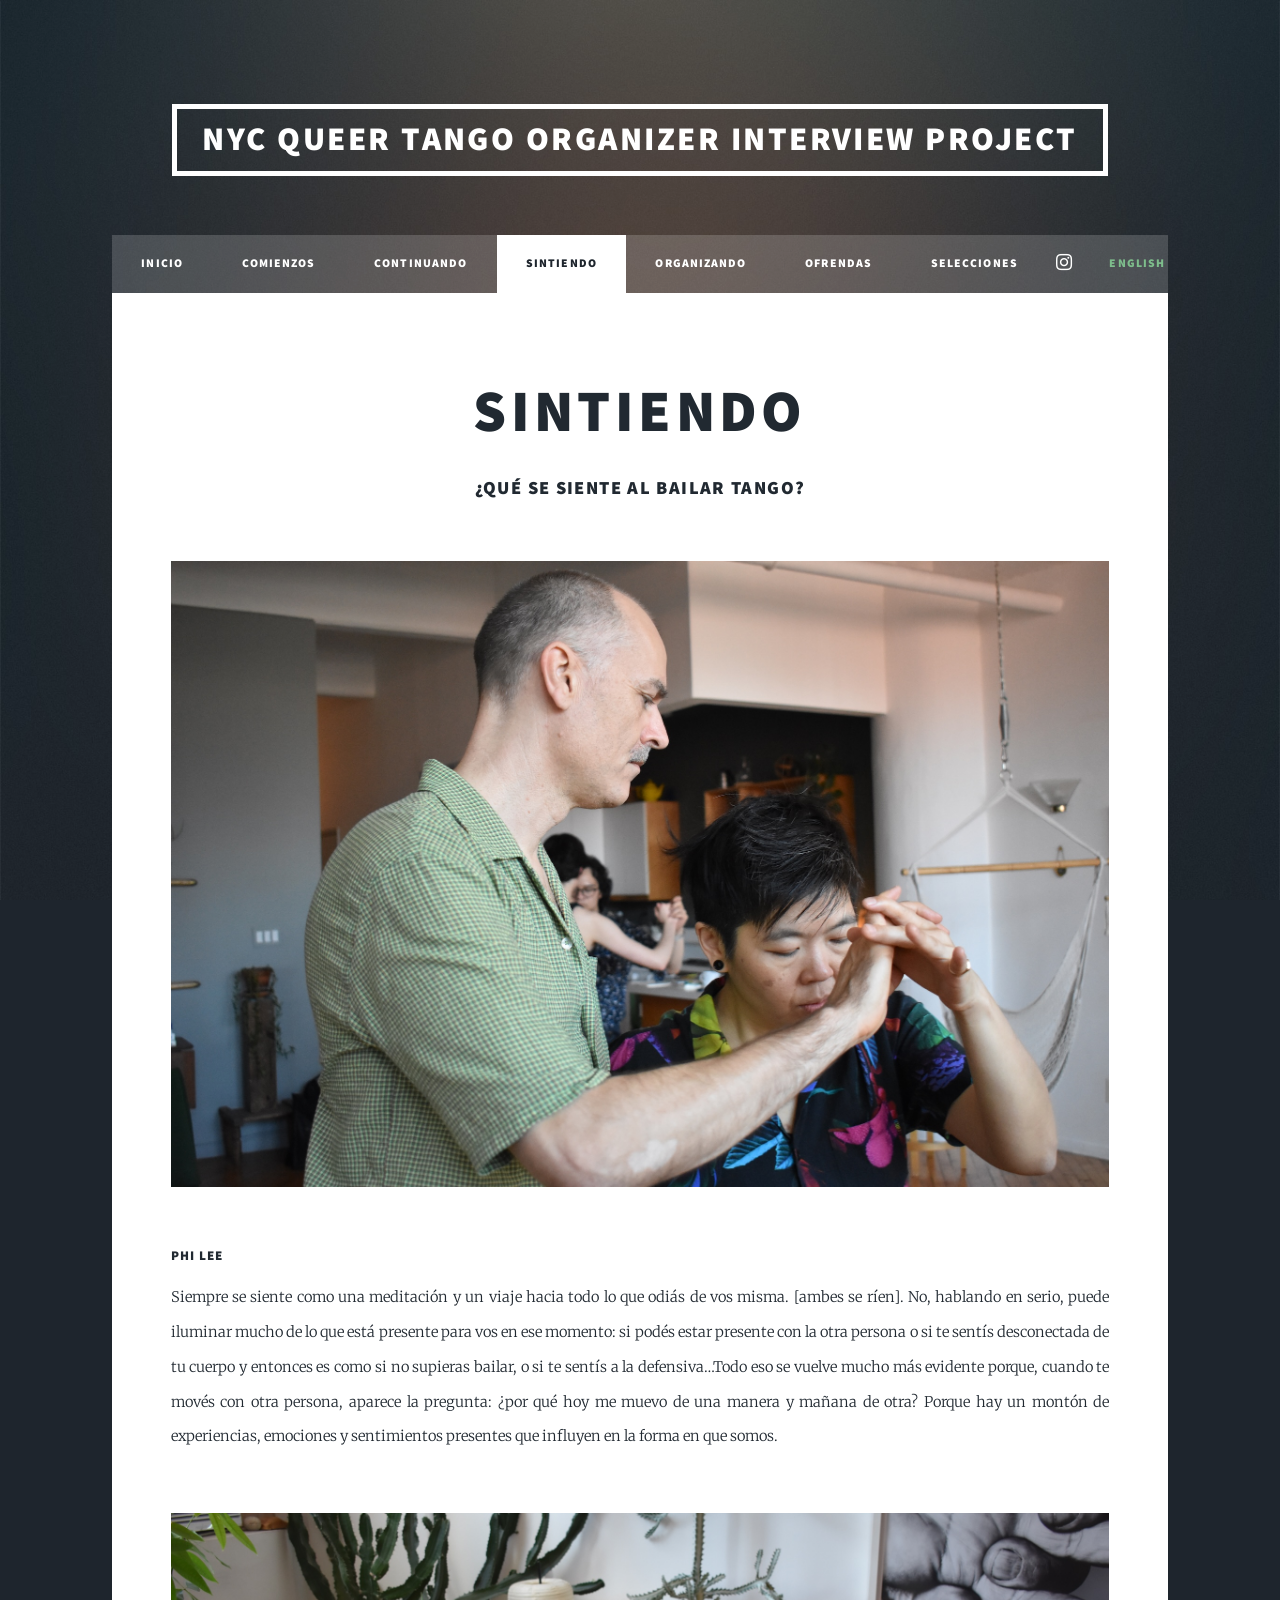
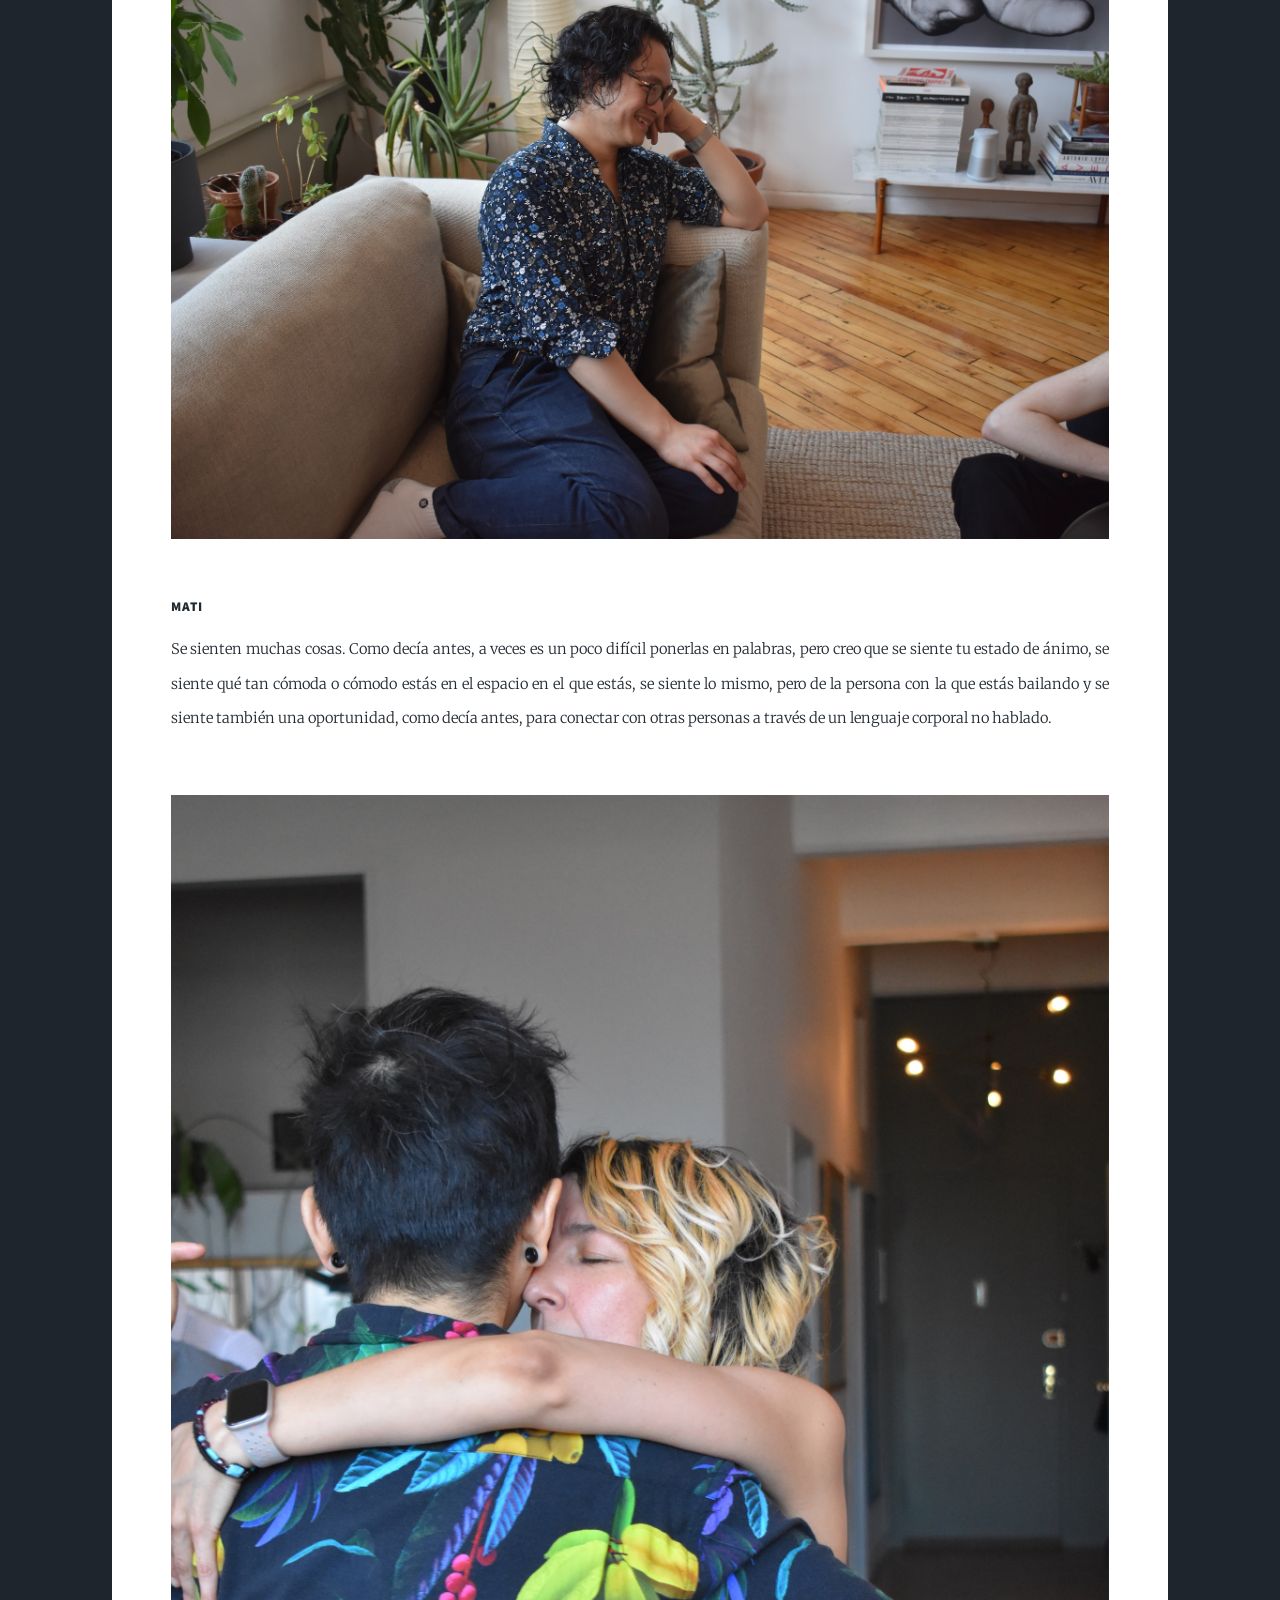
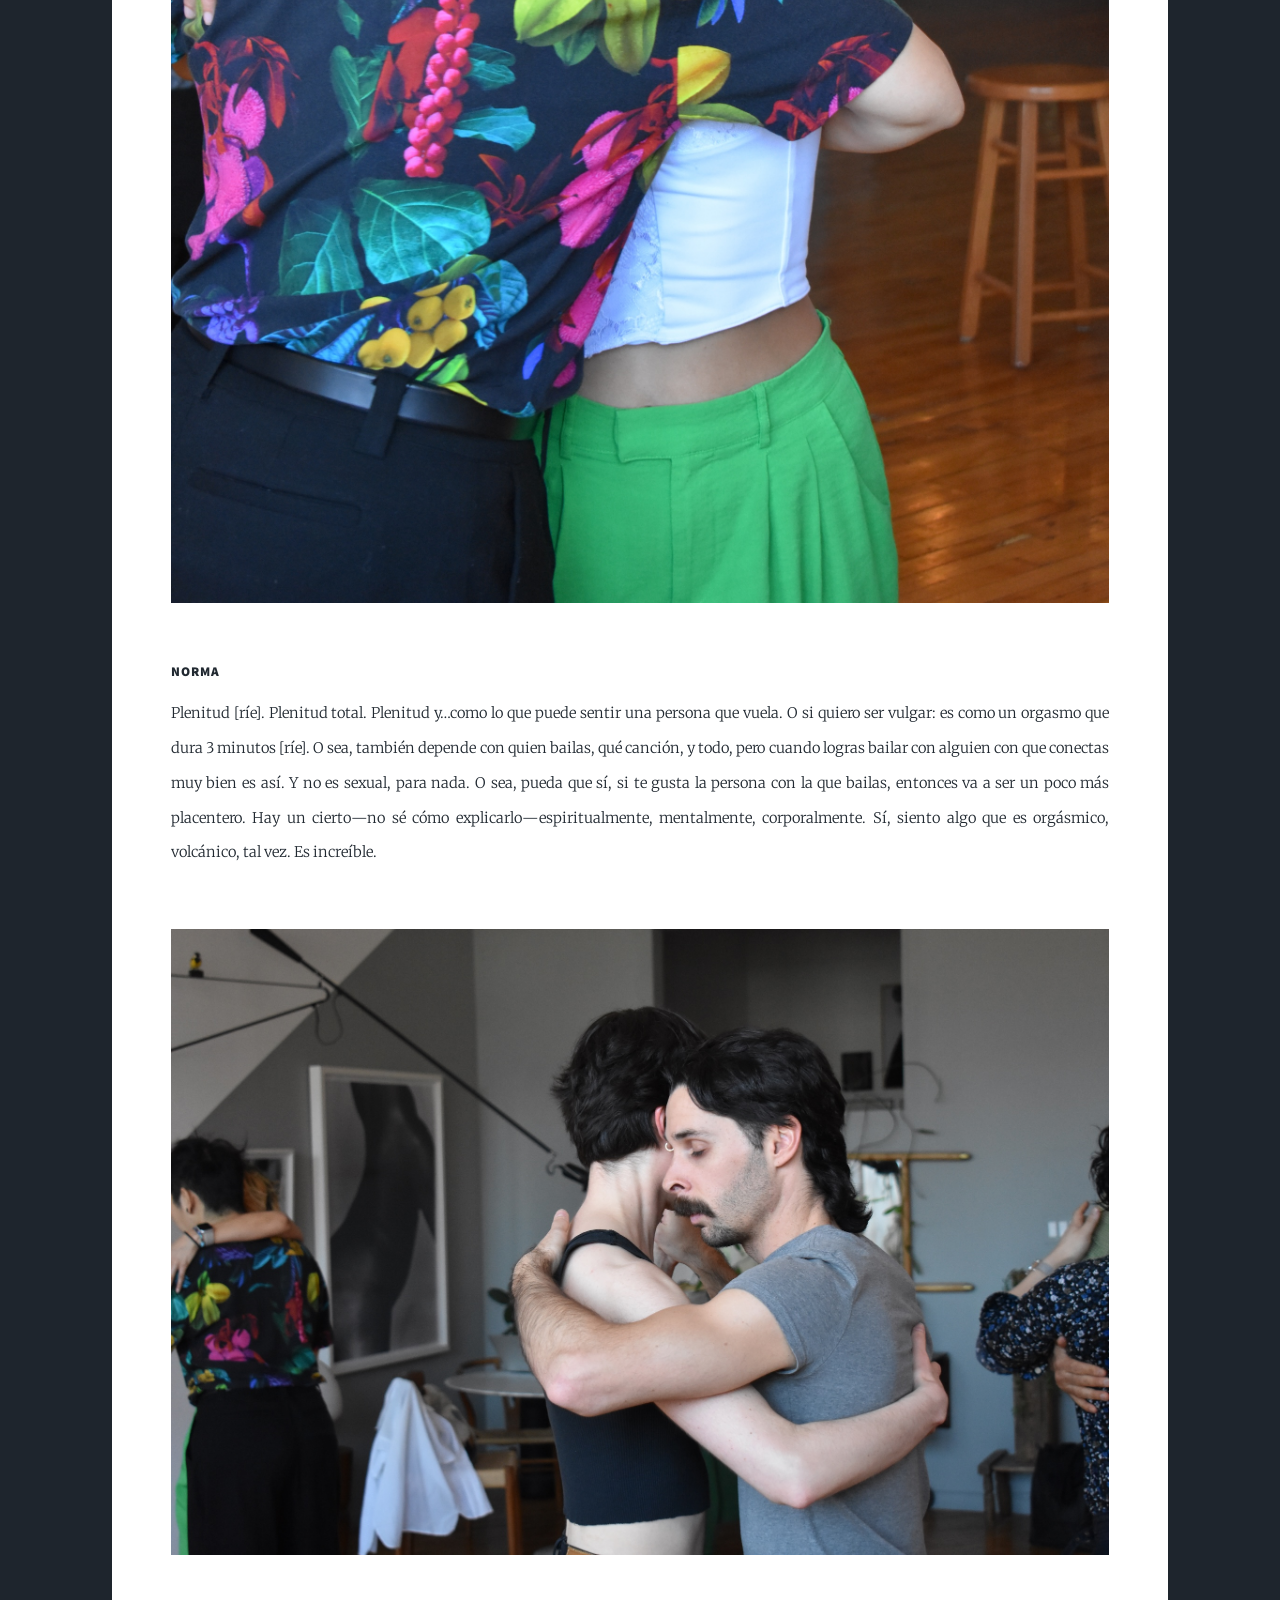
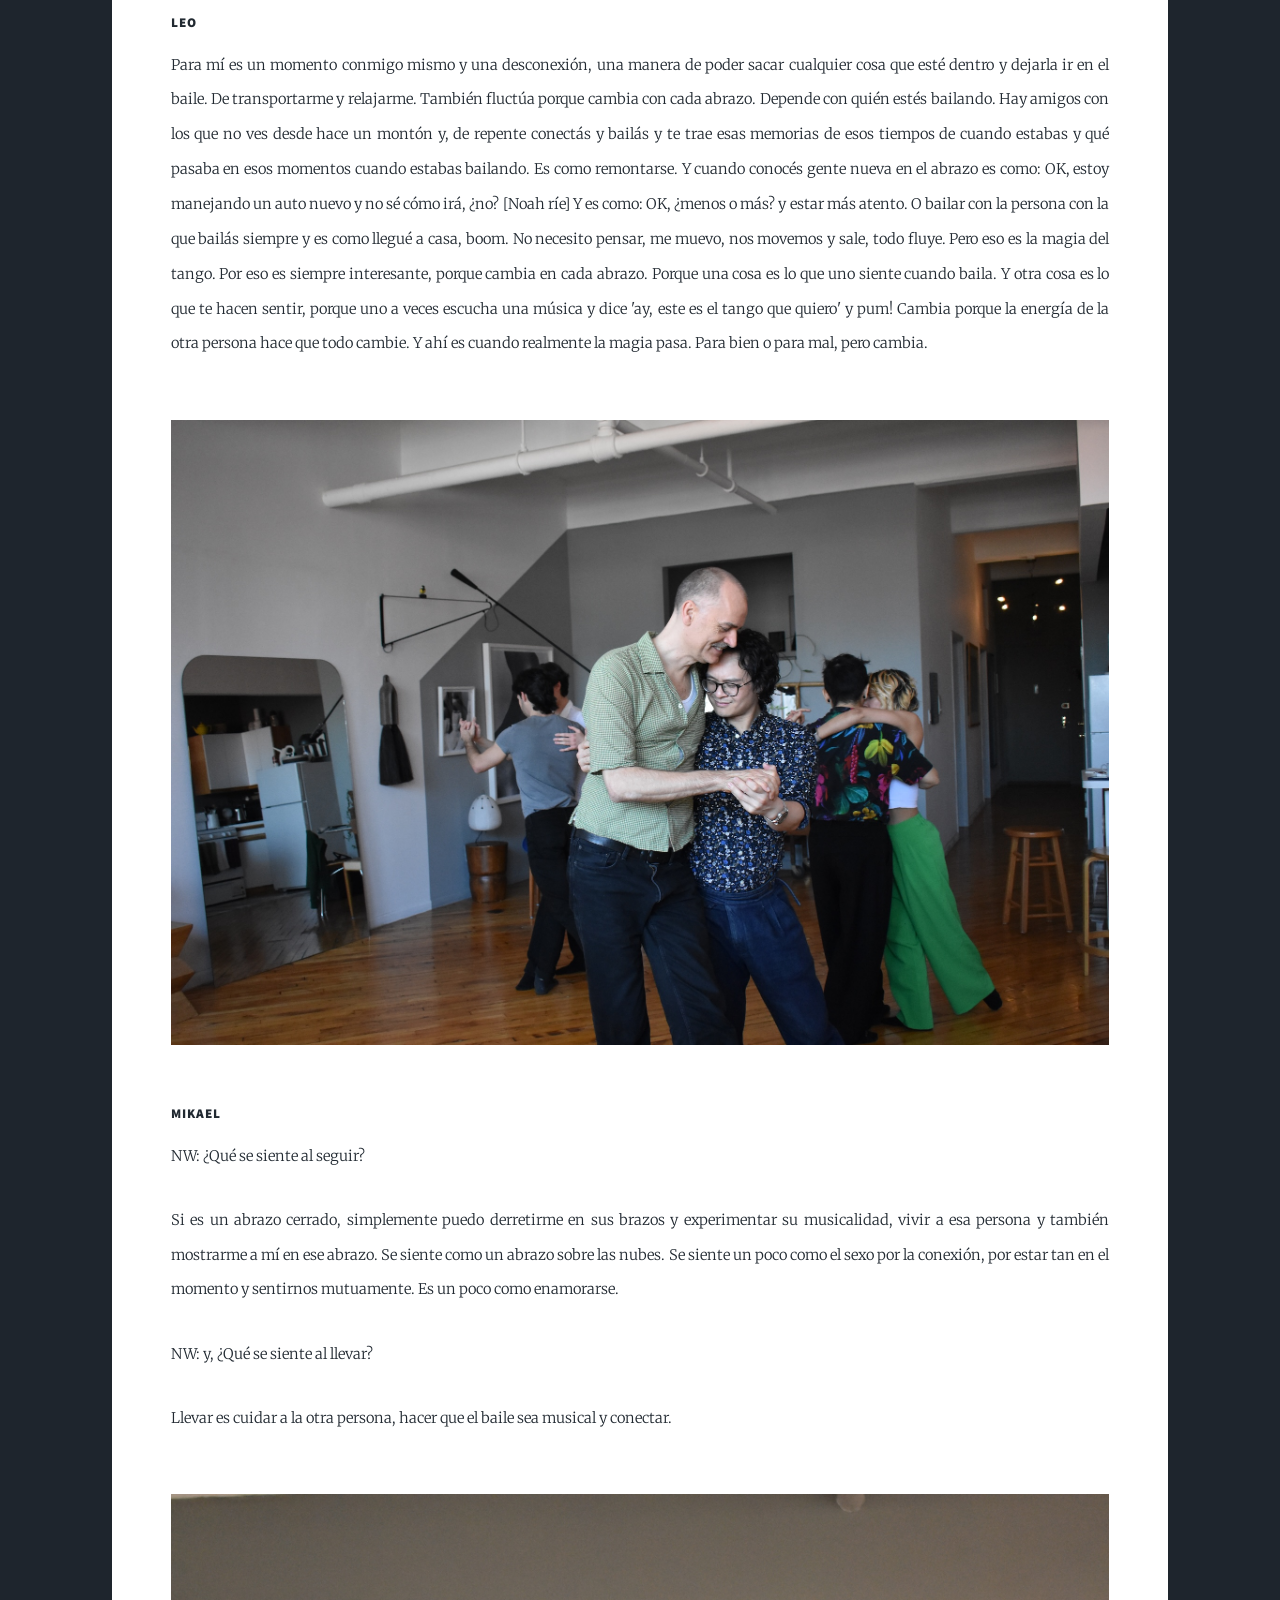
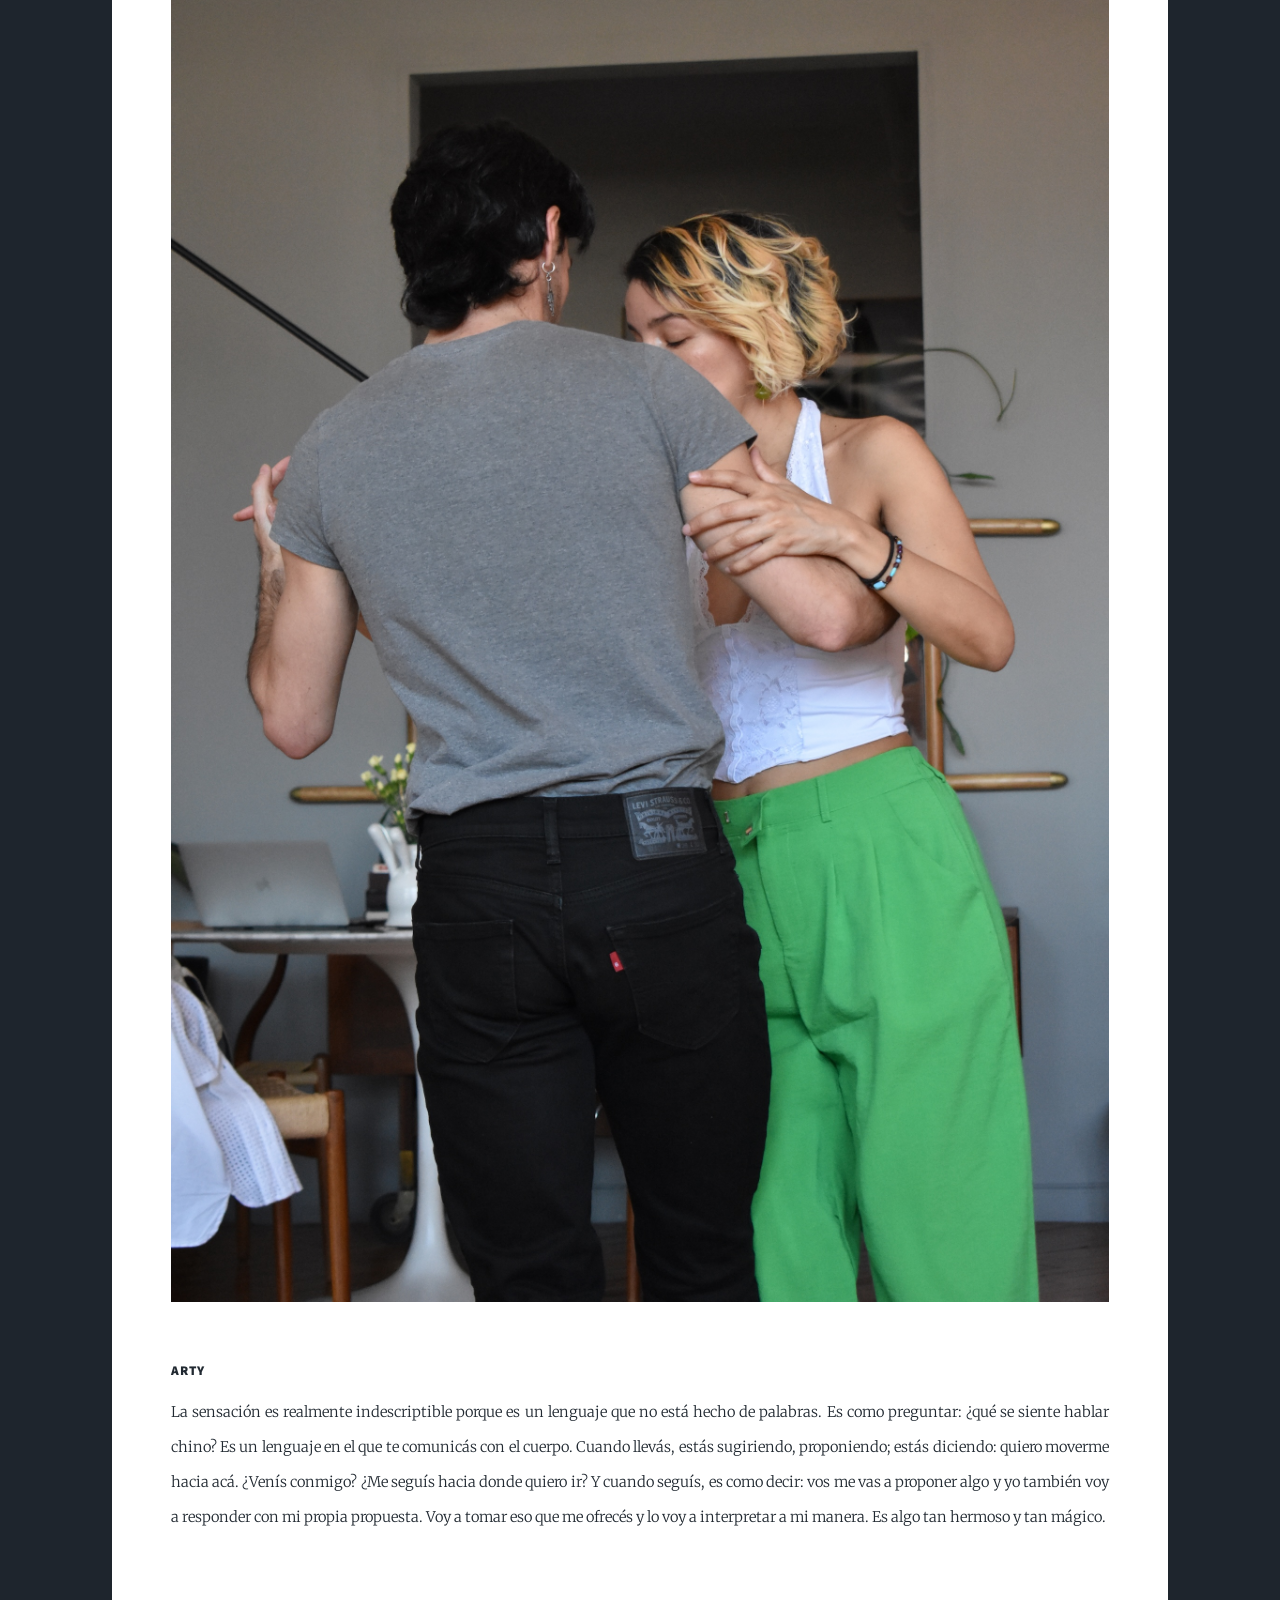
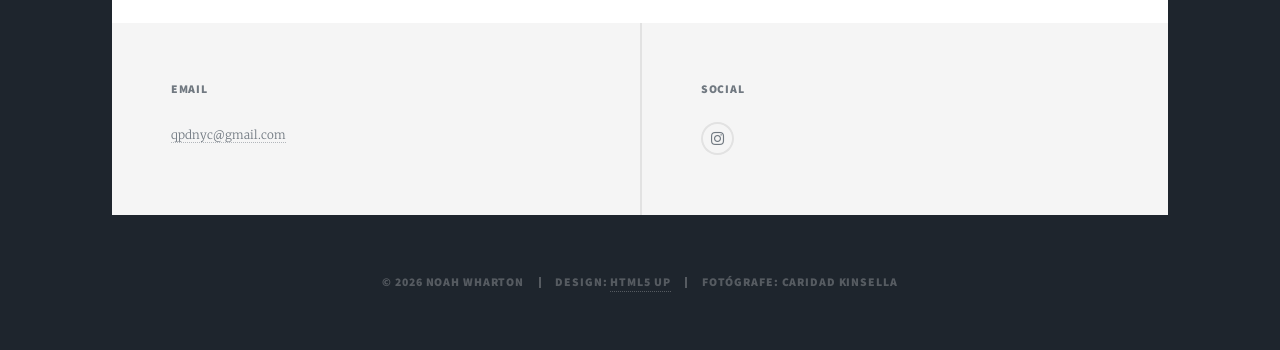
<file: es/feeling.html>
<!DOCTYPE HTML>
<!--
	Massively by HTML5 UP
	html5up.net | @ajlkn
	Free for personal and commercial use under the CCA 3.0 license (html5up.net/license)
-->
<html lang="es">
	<head>
		<title>Sintiendo</title>
		<meta charset="utf-8" />
		<meta name="viewport" content="width=device-width, initial-scale=1, user-scalable=no" />
		<link rel="stylesheet" href="../assets/css/main.css" />
		<noscript><link rel="stylesheet" href="../assets/css/noscript.css" /></noscript>
	</head>
	<body class="is-preload">

		<!-- Wrapper -->
			<div id="wrapper">

				<!-- Header -->
					<header id="header">
						<a href="index.html" class="logo">NYC Queer Tango Organizer Interview Project</a>
					</header>

				<!-- Nav -->
					<nav id="nav">
						<ul class="links">
							<li><a href="index.html">Inicio</a></li>
                            <li><a href="Beginnings.html">Comienzos</a></li>
                            <li><a href="continuing.html">Continuando</a></li>
							<li class="active"><a href="feeling.html">Sintiendo</a></li>
                            <li><a href="organizing.html">Organizando</a></li>
                            <li><a href="offerings.html">Ofrendas</a></li> 
							<li><a href="quotes.html">Selecciones</a></li> <!--change later and add other pages to nav bar -->
						</ul>
						<ul class="icons">
							<li><a href="https://www.instagram.com/qpdnyc/" class="icon brands fa-instagram"><span class="label">Instagram</span></a></li>
						</ul>
						<ul class="links">
							<li><a href="../index.html" class="highlight-link">English</a></li>
						</ul>
					</nav>

				<!-- Main -->
					<div id="main">

						<!-- Post -->
							<section class="post">
								<header class="major">
									<h1>Sintiendo</h1>
                                    <h3>¿Qué se siente al bailar tango?</h3>
								</header>
								<div class="image main"><img src="../images/28_DSC_0314.JPG" alt="" /></div>
                                <h5>Phi Lee</h5>
							    <p>Siempre se siente como una meditación y un viaje hacia todo lo que odiás de vos misma. [ambes se ríen]. No, hablando en serio, puede iluminar mucho de lo que está presente para vos en ese momento: si podés estar presente con la otra persona o si te sentís desconectada de tu cuerpo y entonces es como si no supieras bailar, o si te sentís a la defensiva…Todo eso se vuelve mucho más evidente porque, cuando te movés con otra persona, aparece la pregunta: ¿por qué hoy me muevo de una manera y mañana de otra? Porque hay un montón de experiencias, emociones y sentimientos presentes que influyen en la forma en que somos.</p>
                                <div class="image main"><img src="../images/39_DSC_0426.JPG" alt="" /></div>
                                <h5>Mati</h5>
                                <p>Se sienten muchas cosas. Como decía antes, a veces es un poco difícil ponerlas en  palabras, pero creo que se siente tu estado de ánimo, se siente qué tan cómoda o cómodo estás en el espacio en el que estás, se siente lo mismo, pero de la persona con la que estás bailando y se siente también una oportunidad, como decía antes, para conectar con otras personas a través de un lenguaje corporal no hablado.</p>
                                <div class="image main"><img src="../images/36_DSC_0157.JPG" alt="" /></div>
                                <h5>Norma</h5>
                                <p>Plenitud [ríe]. Plenitud total. Plenitud y…como lo que puede sentir una persona que vuela. O si quiero ser vulgar: es como un orgasmo que dura 3 minutos [ríe]. O sea, también depende con quien bailas, qué canción, y todo, pero cuando logras bailar con alguien con que conectas muy bien es así. Y no es sexual, para nada. O sea, pueda que sí, si te gusta la persona con la que bailas, entonces va a ser un poco más placentero. Hay un cierto—no sé cómo explicarlo—espiritualmente, mentalmente, corporalmente. Sí, siento algo que es orgásmico, volcánico, tal vez. Es increíble.</p>
                                <div class="image main"><img src="../images/38_DSC_0208.JPG" alt="" /></div>
                                <h5>Leo</h5>
                                <p>Para mí es un momento conmigo mismo  y una desconexión, una manera de poder sacar cualquier cosa que esté dentro y dejarla ir en el baile. De transportarme y relajarme. También fluctúa porque cambia con cada abrazo. Depende con quién estés bailando. Hay amigos con los que no ves desde hace un montón y, de repente conectás y bailás y te trae esas memorias de esos tiempos de cuando estabas y qué pasaba en esos momentos cuando estabas bailando. Es como remontarse. Y cuando conocés gente nueva en el abrazo es como: OK, estoy manejando un auto nuevo y no sé cómo irá, ¿no? [Noah ríe] Y es como: OK, ¿menos o más? y estar más atento. O bailar con la persona con la que bailás siempre y es como llegué a casa, boom. No necesito pensar, me muevo, nos movemos y sale, todo fluye. Pero eso es la magia del tango. Por eso es siempre interesante, porque cambia en cada abrazo. Porque una cosa es lo que uno siente cuando baila. Y otra cosa es lo que te hacen sentir, porque uno a veces escucha una música y dice 'ay, este es el tango que quiero' y pum! Cambia porque la energía de la otra persona hace que todo cambie. Y ahí es cuando realmente la magia pasa. Para bien o para mal, pero cambia.</p>
                                <div class="image main"><img src="../images/13_DSC_0185.JPG" alt="" /></div>
								<h5>Mikael</h5>
								<p>NW: ¿Qué se siente al seguir?</p>
                                <p>Si es un abrazo cerrado, simplemente puedo derretirme en sus brazos y experimentar su musicalidad, vivir a esa persona y también mostrarme a mí en ese abrazo. Se siente como un abrazo sobre las nubes. Se siente un poco como el sexo por la conexión, por estar tan en el momento y sentirnos mutuamente. Es un poco como enamorarse.</p>
                                <p>NW: y, ¿Qué se siente al llevar?</p>
                                <p>Llevar es cuidar a la otra persona, hacer que el baile sea musical y conectar.</p>
                                <div class="image main"><img src="../images/27_DSC_0397.JPG" alt="" /></div>
                                 <h5>Arty</h5>
                                <p>La sensación es realmente indescriptible porque es un lenguaje que no está hecho de palabras. Es como preguntar: ¿qué se siente hablar chino? Es un lenguaje en el que te comunicás con el cuerpo. Cuando llevás, estás sugiriendo, proponiendo; estás diciendo: quiero moverme hacia acá. ¿Venís conmigo? ¿Me seguís hacia donde quiero ir? Y cuando seguís, es como decir: vos me vas a proponer algo y yo también voy a responder con mi propia propuesta. Voy a tomar eso que me ofrecés y lo voy a interpretar a mi manera. Es algo tan hermoso y tan mágico.</p>
                            </section>

					</div>

				<!-- Footer -->
					<footer id="footer">
							<section>
								<h3>Email</h3>
								<p><a href="qpdnyc@gmail.com">qpdnyc@gmail.com</a></p>
							</section>
							<section>
								<h3>Social</h3>
								<ul class="icons alt">
									<li><a href="https://www.instagram.com/qpdnyc/" class="icon brands alt fa-instagram"><span class="label">Instagram</span></a></li>
								</ul>
							</section>
						</section>
					</footer>

				<!-- Copyright -->
					<div id="copyright">
						<ul><li>&copy; 2026 Noah Wharton</li><li>Design: <a href="https://html5up.net">HTML5 UP</a></li><li>Fotógrafe: Caridad Kinsella</li></ul>
					</div>

			</div>

		<!-- Scripts -->
			<script src="../assets/js/jquery.min.js"></script>
			<script src="../assets/js/jquery.scrollex.min.js"></script>
			<script src="../assets/js/jquery.scrolly.min.js"></script>
			<script src="../assets/js/browser.min.js"></script>
			<script src="../assets/js/breakpoints.min.js"></script>
			<script src="../assets/js/util.js"></script>
			<script src="../assets/js/main.js"></script>
</file>
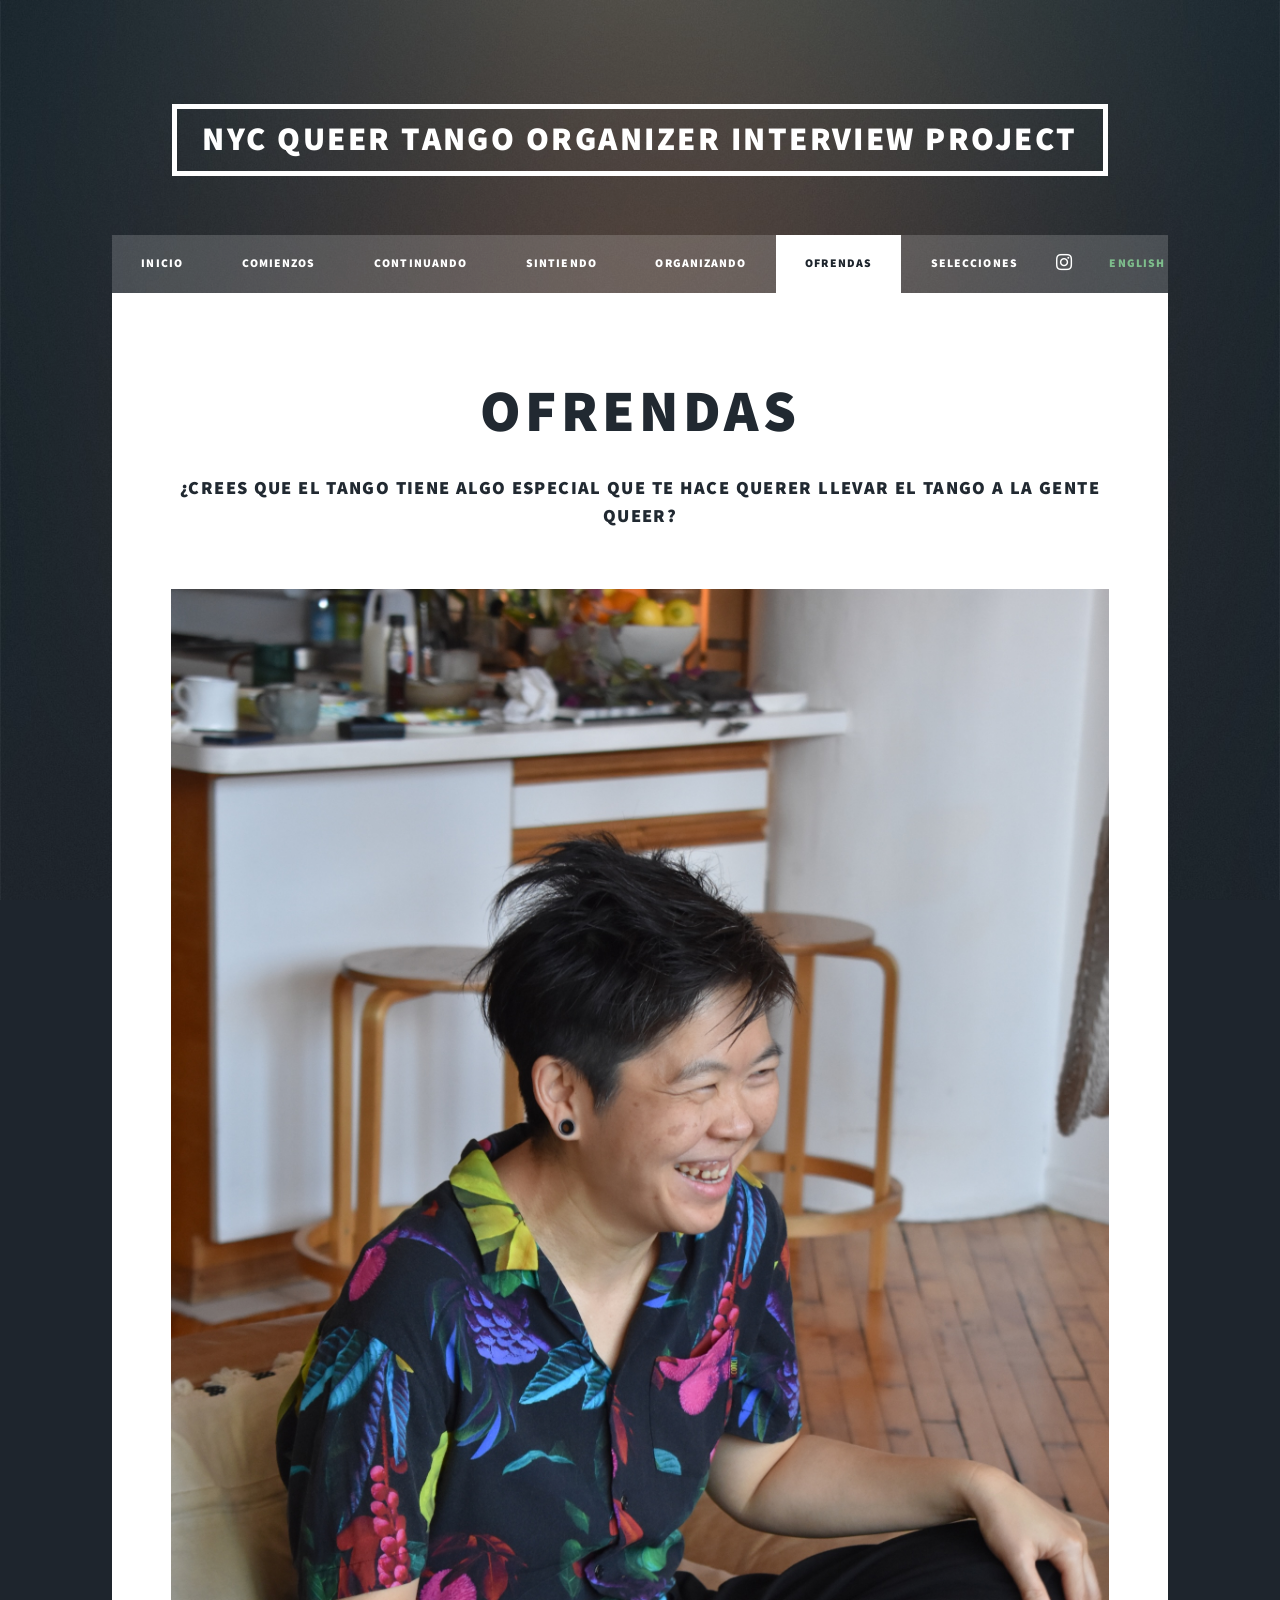
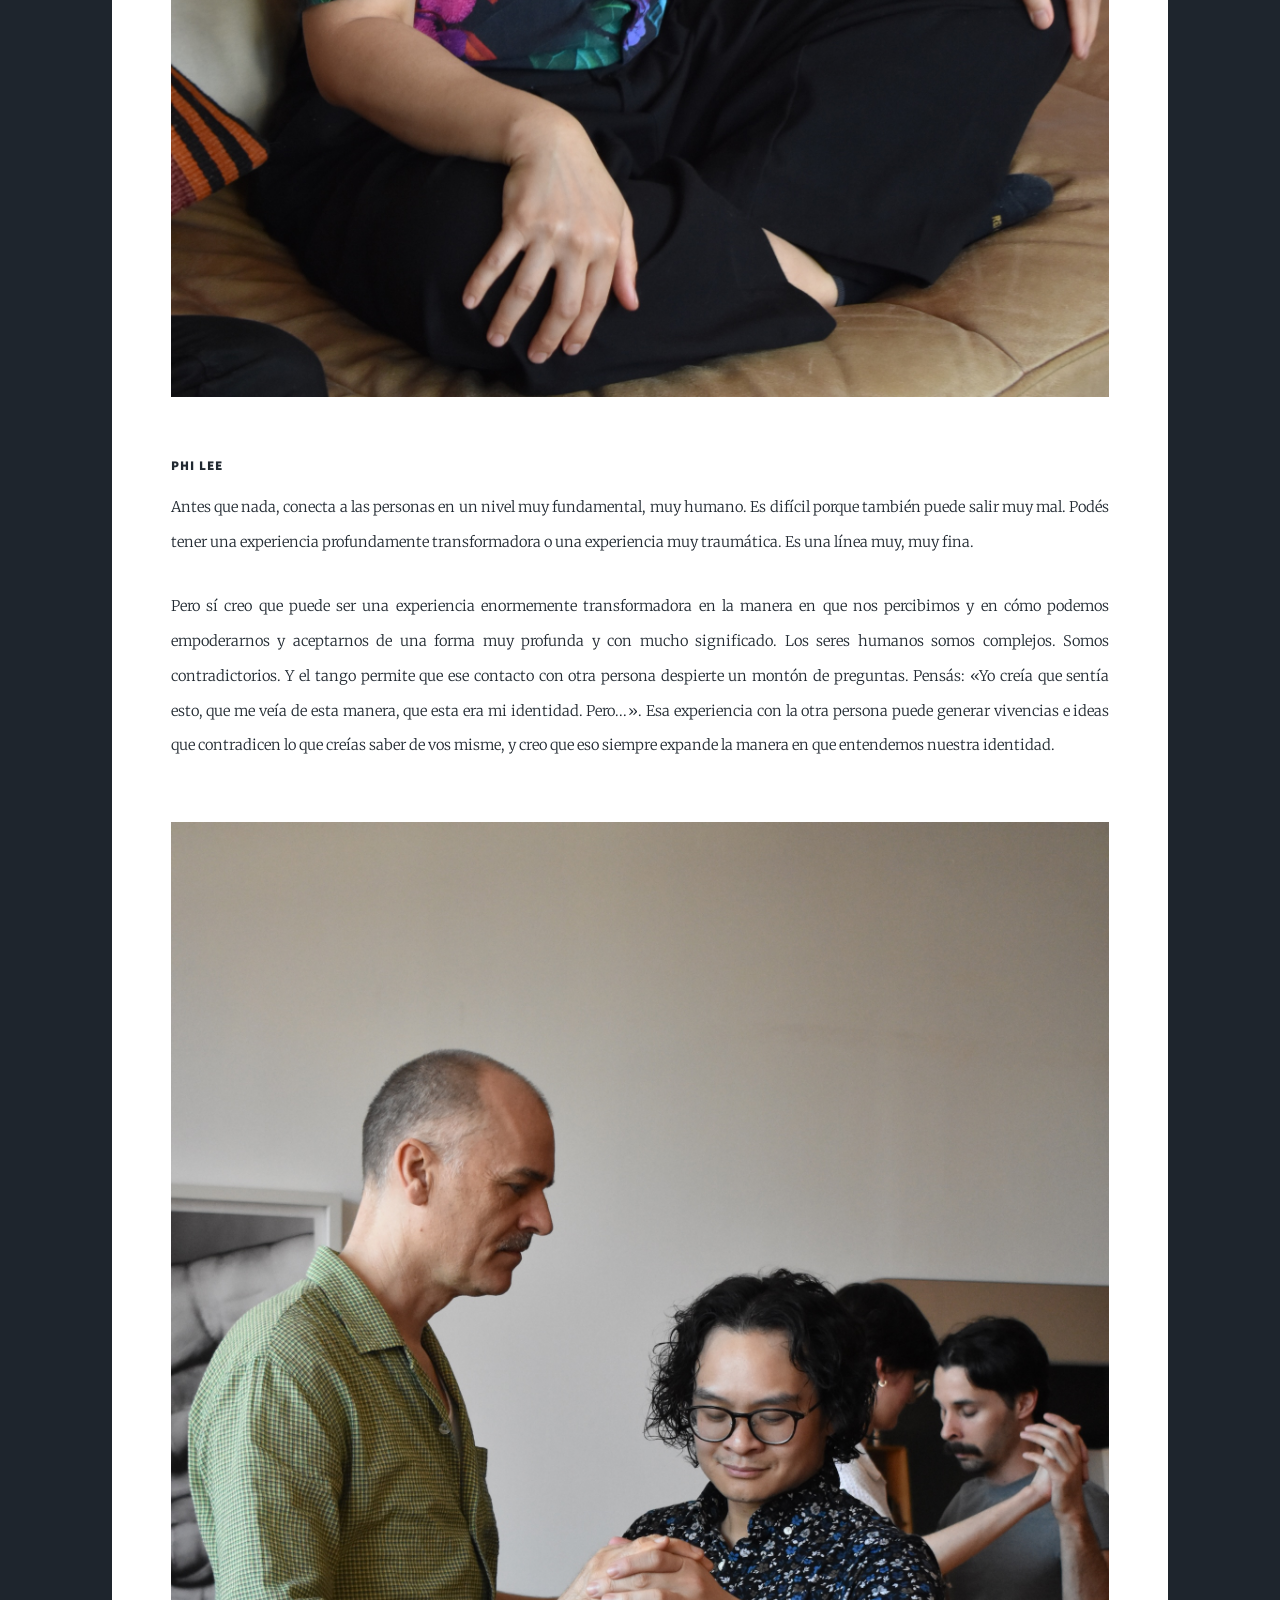
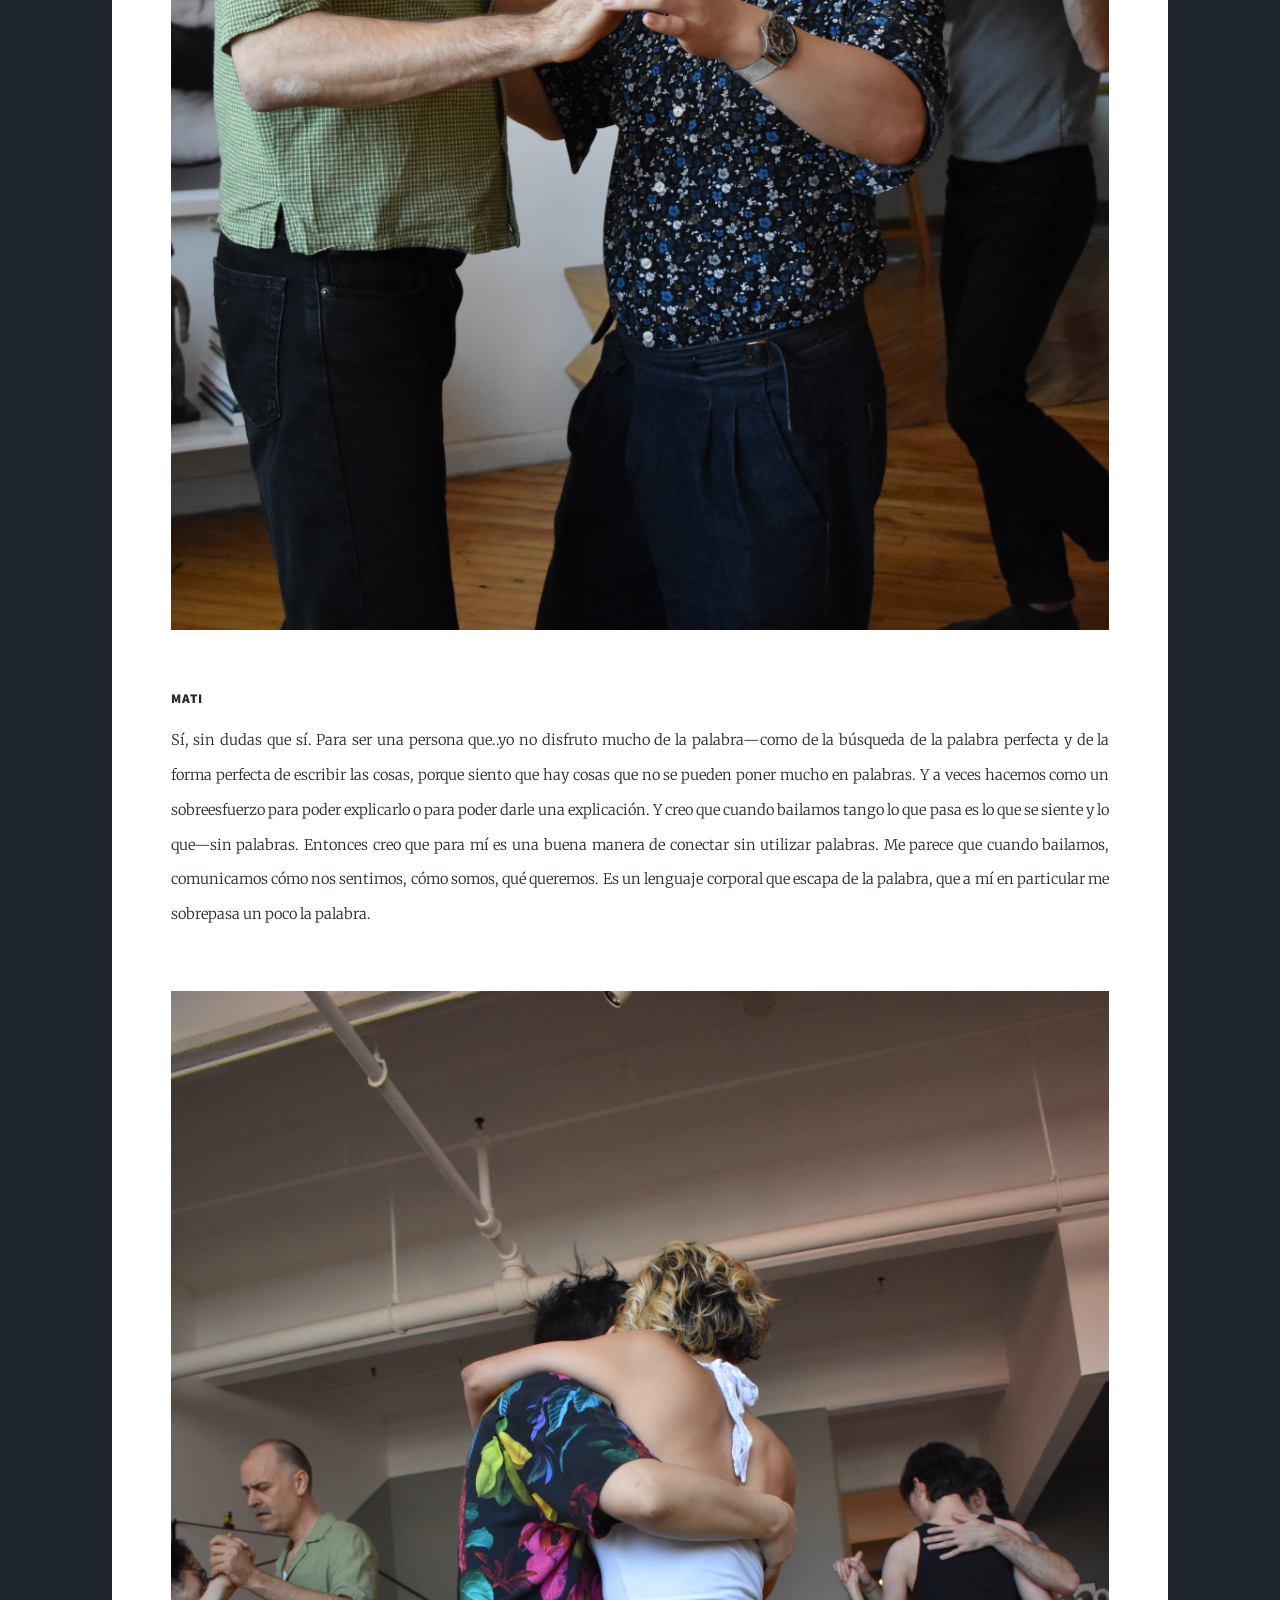
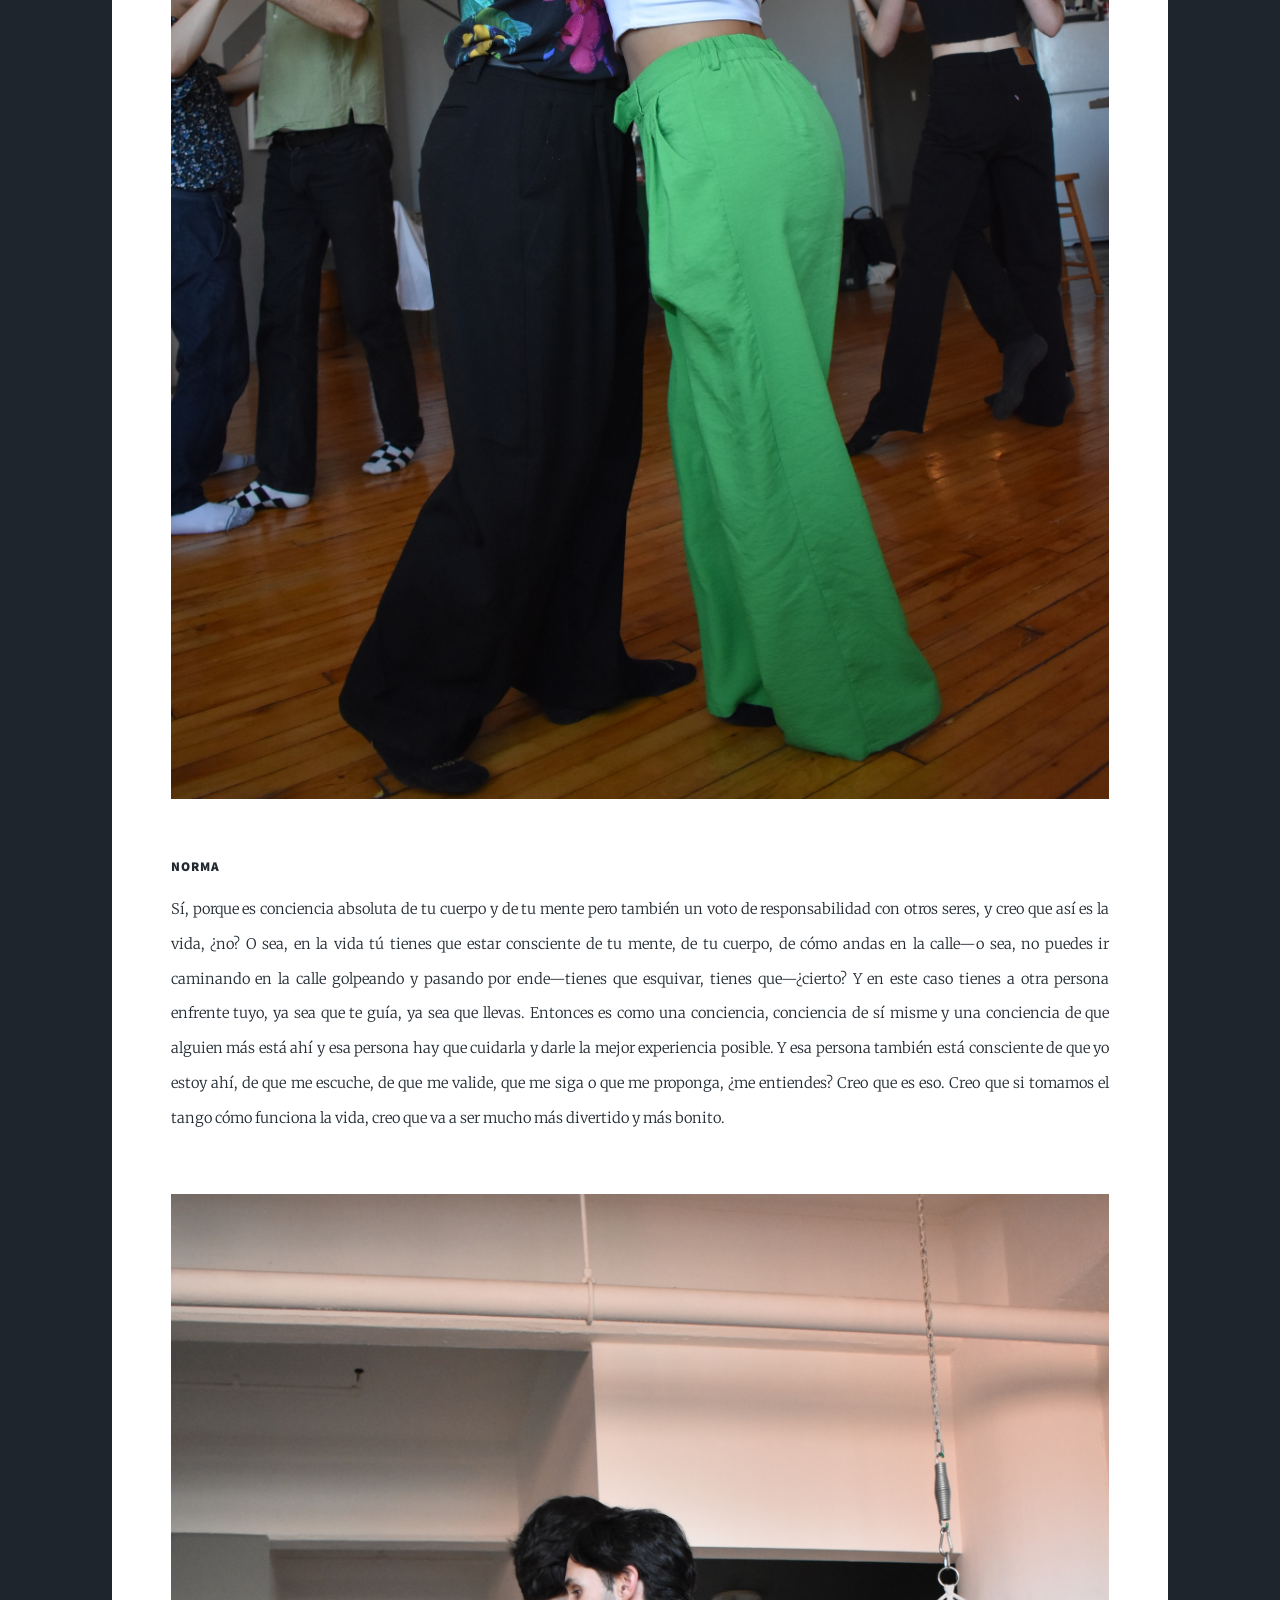
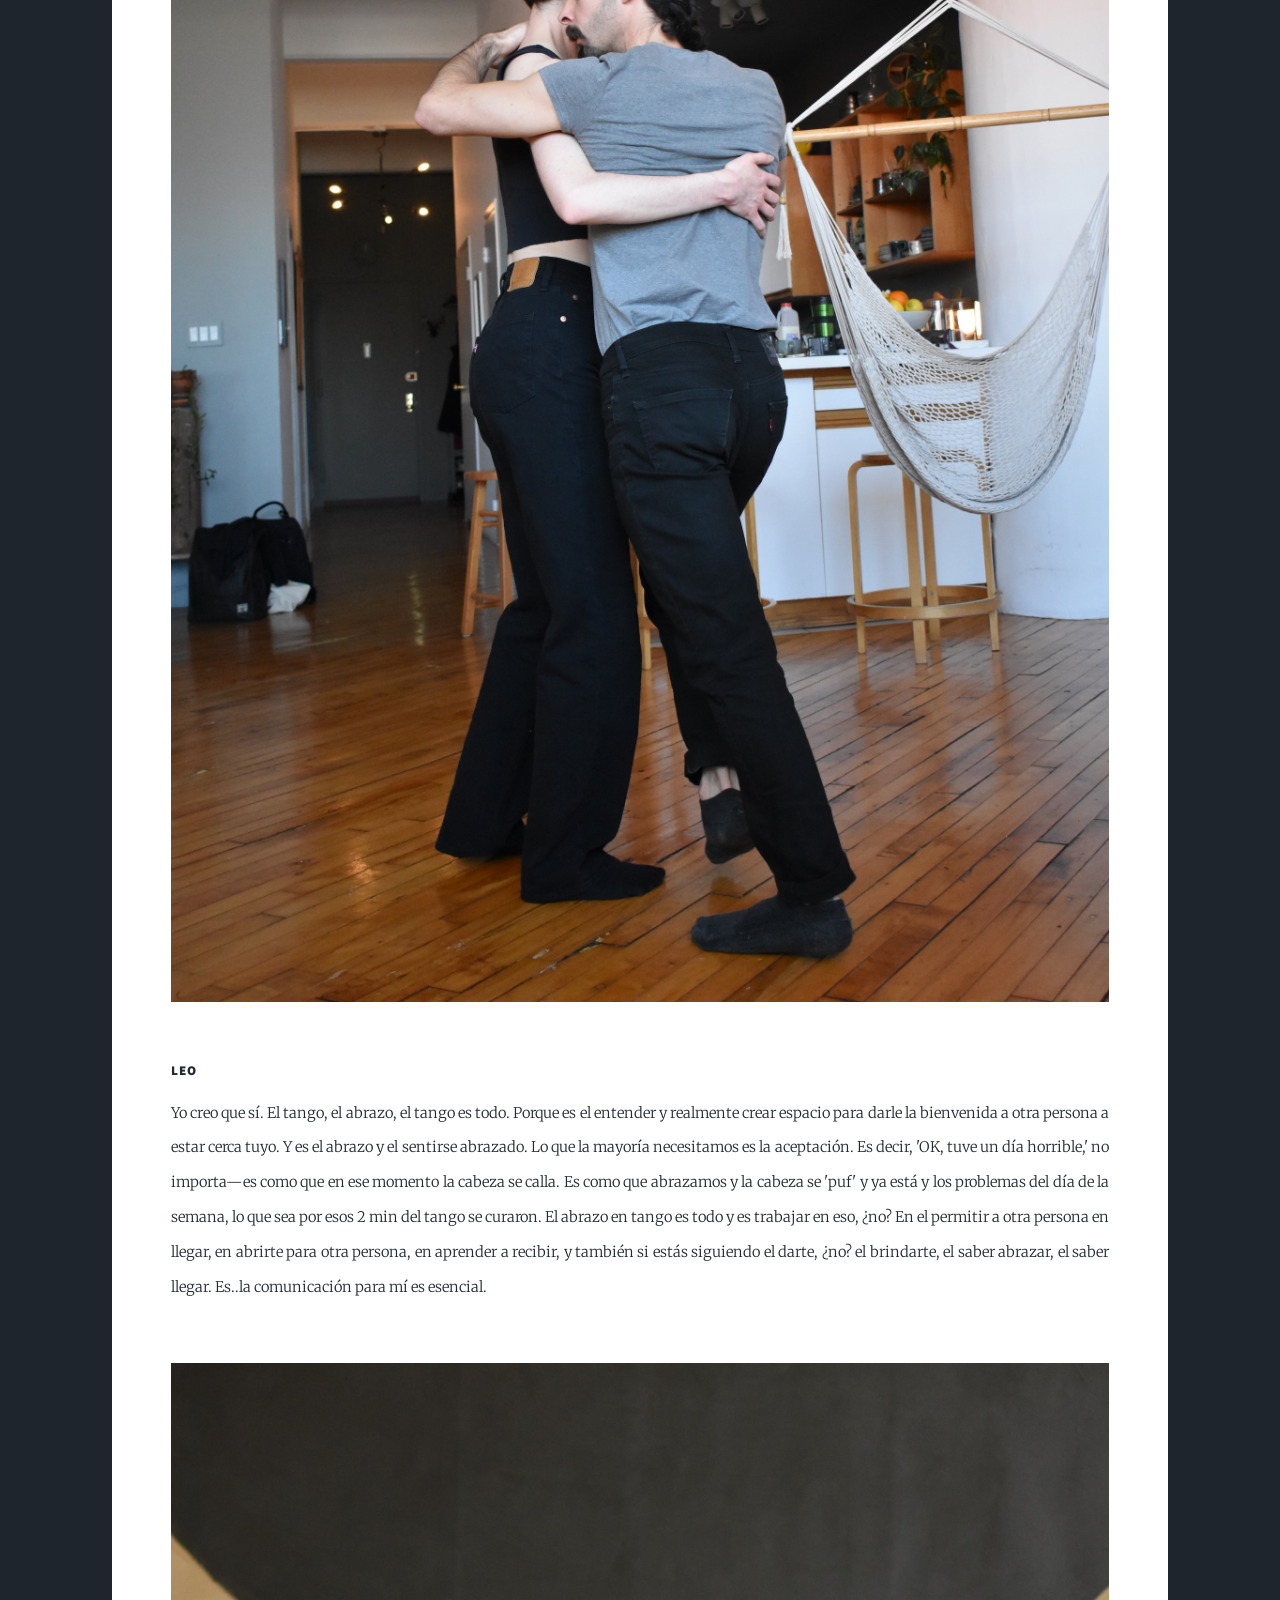
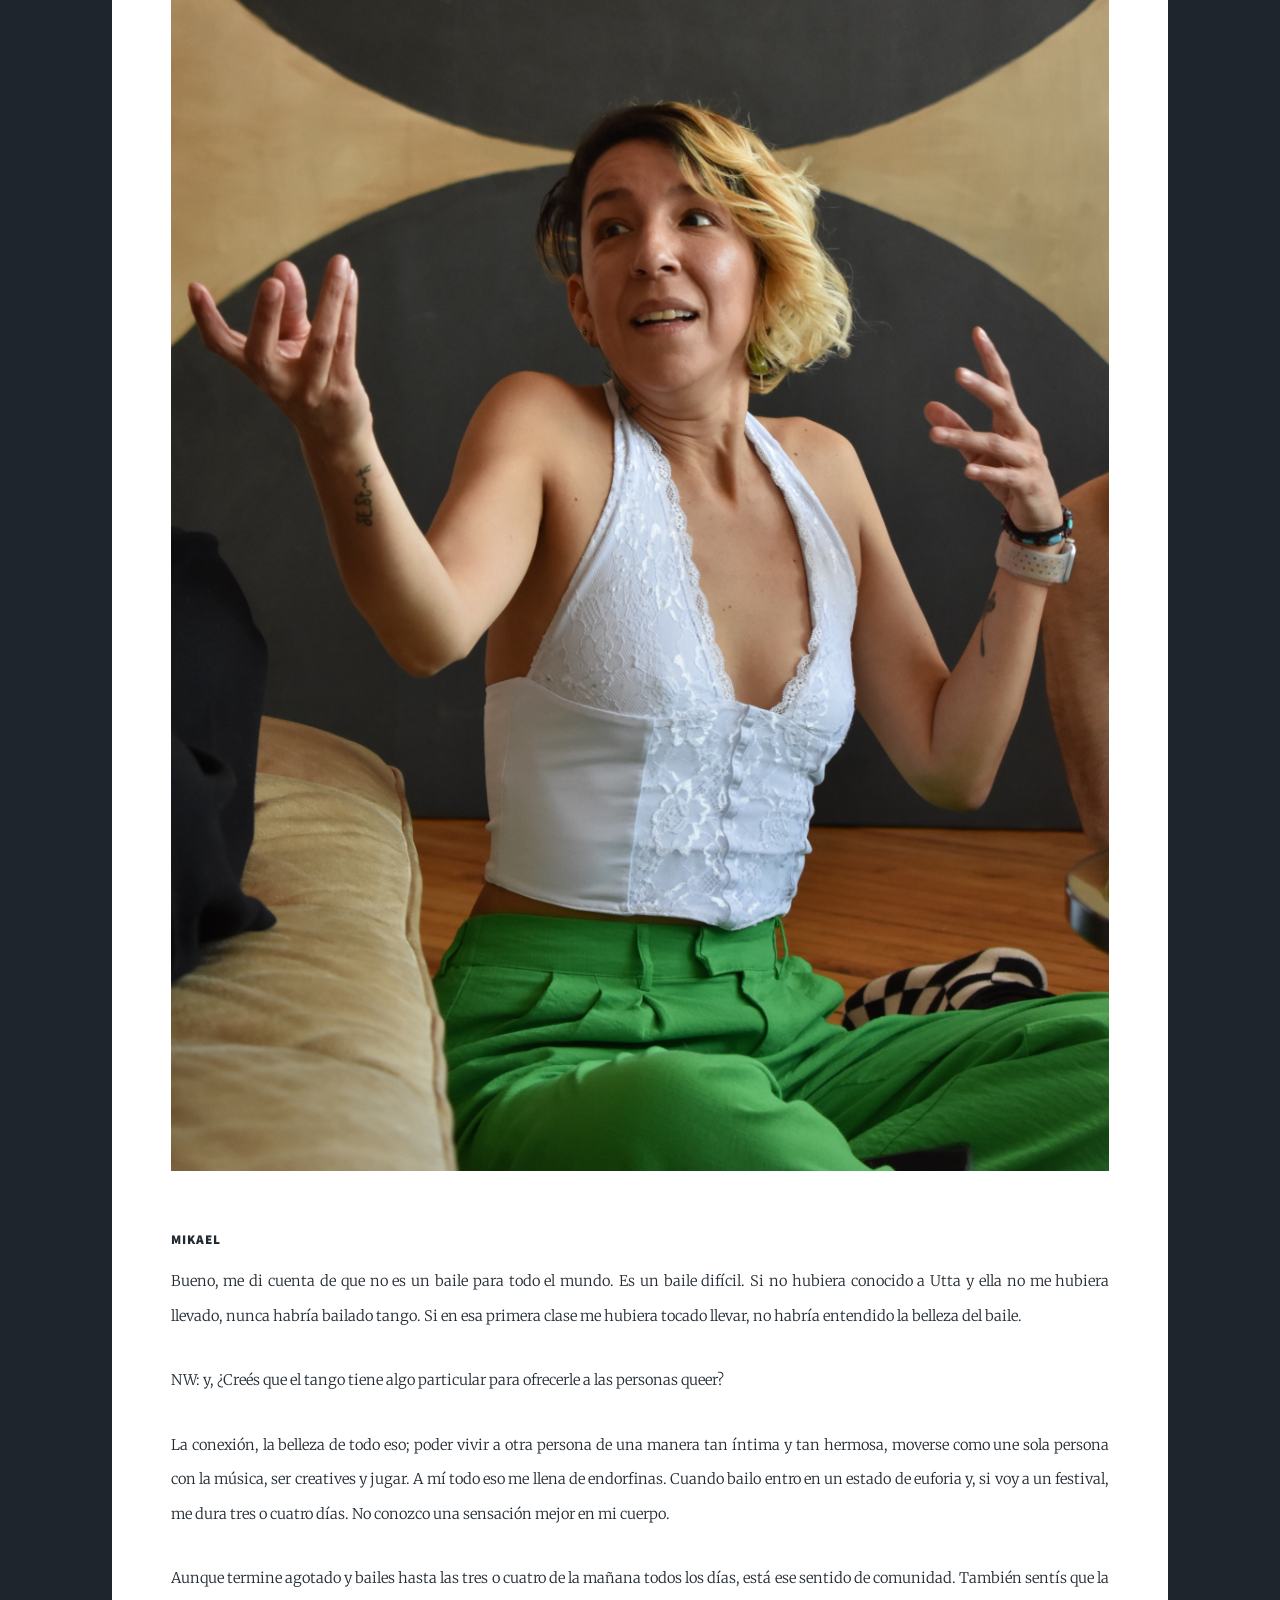
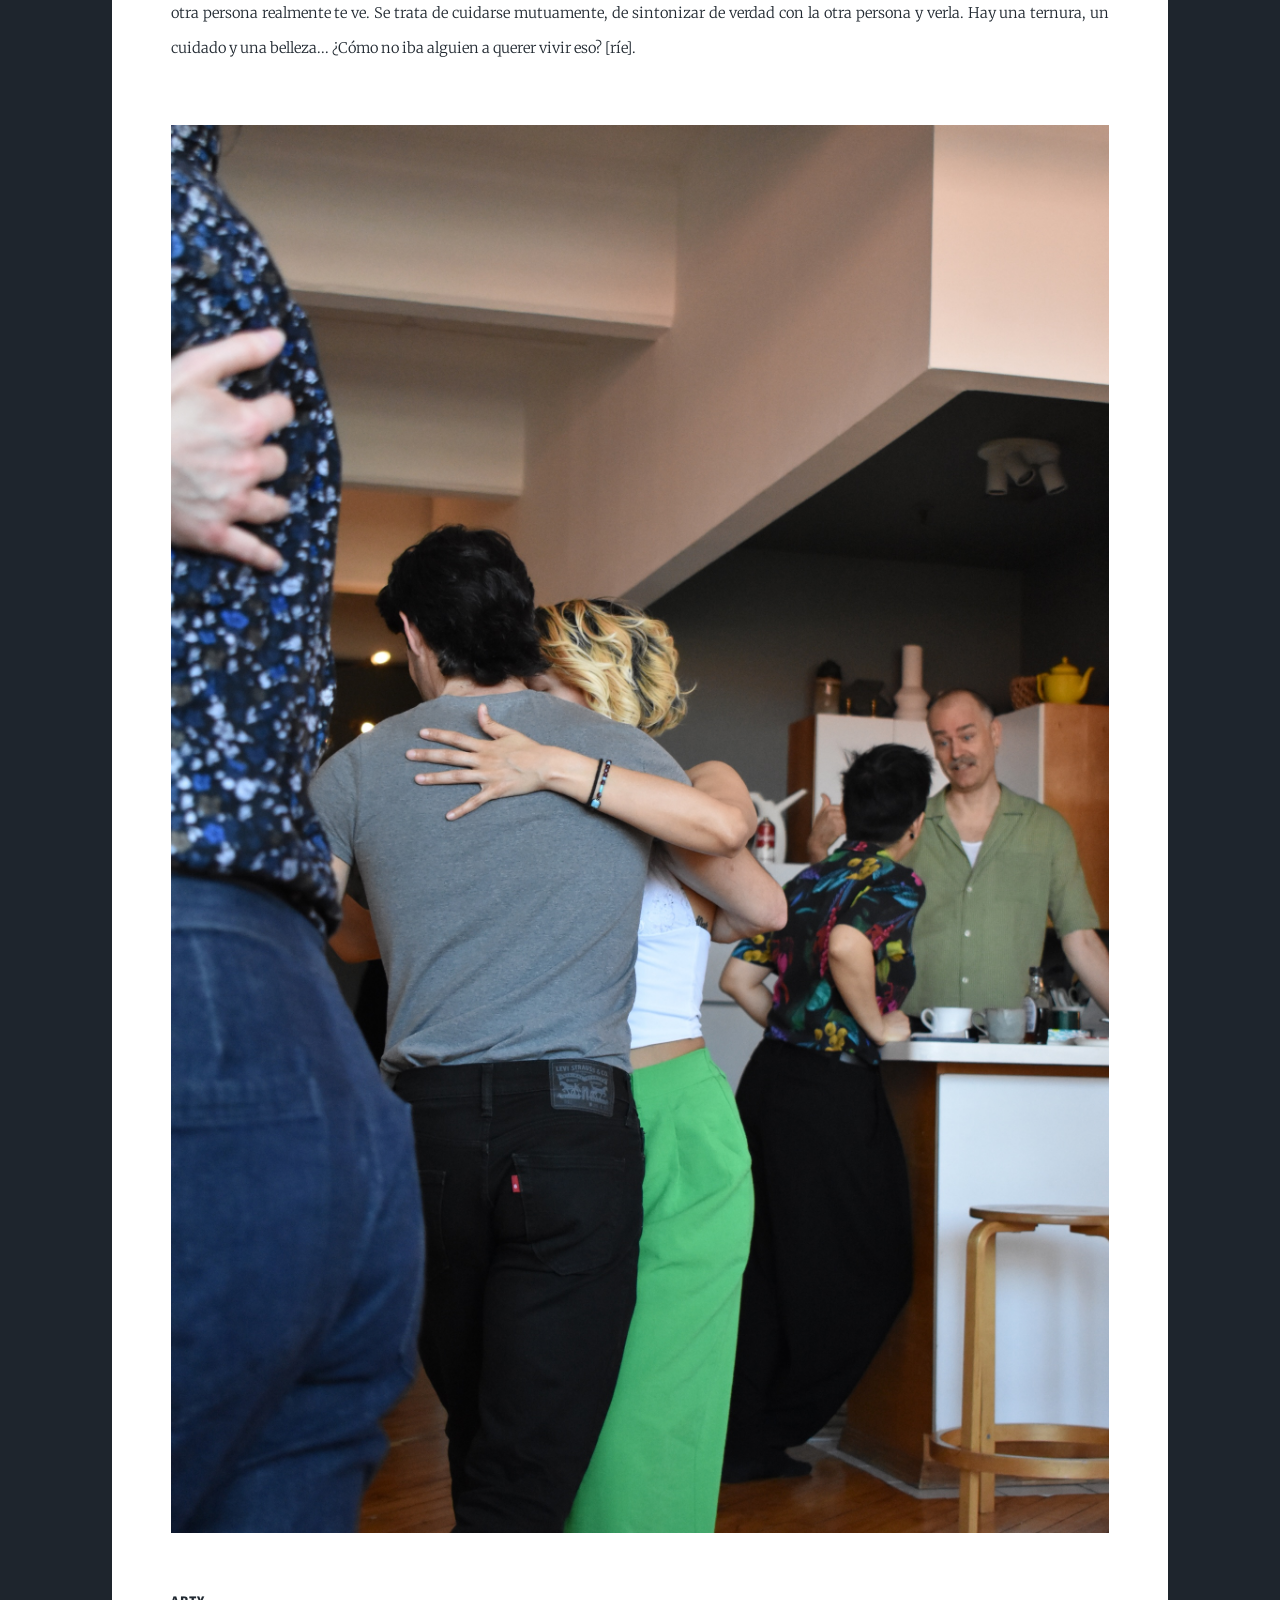
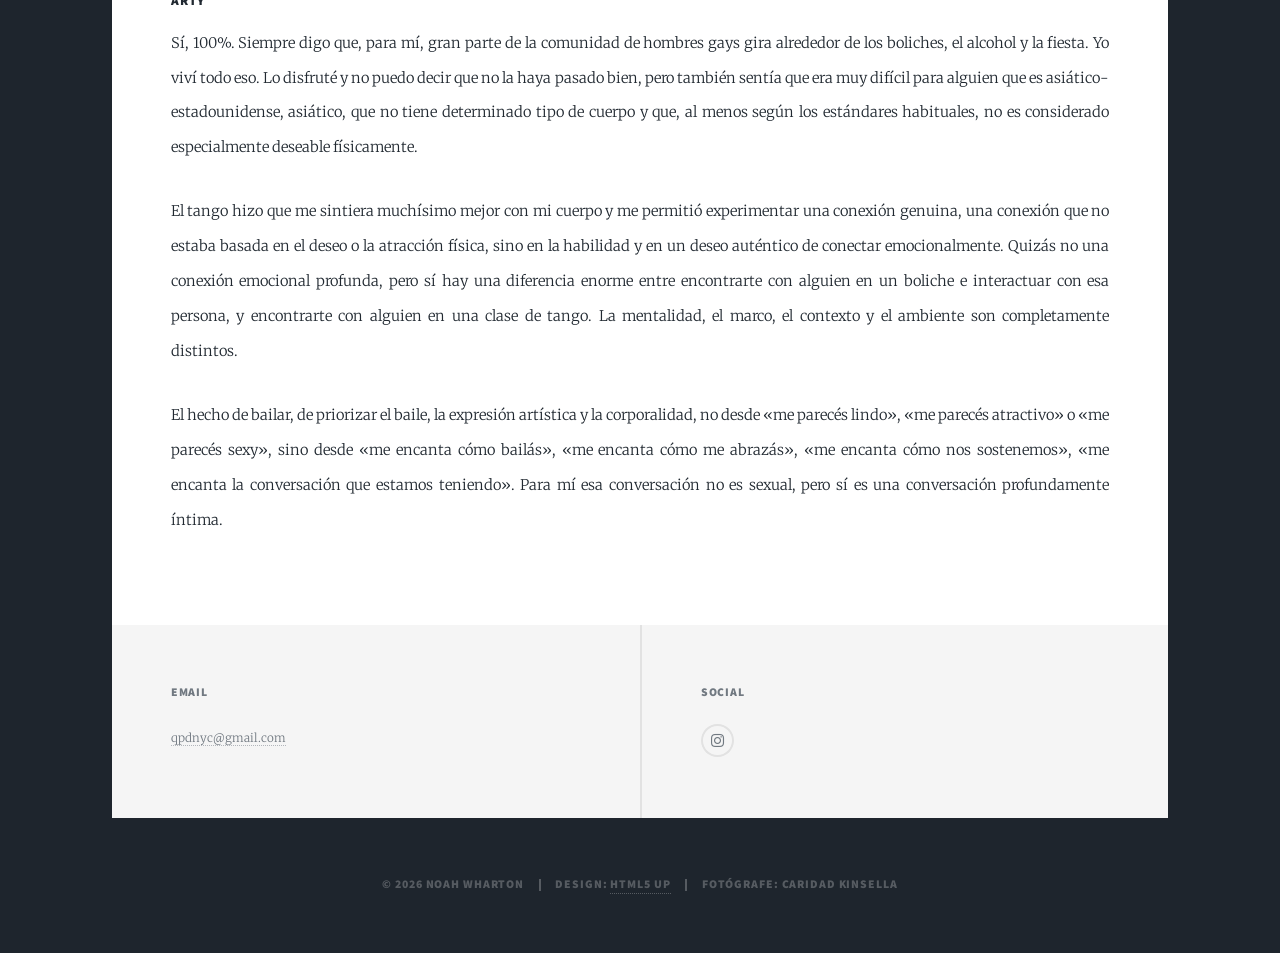
<file: es/offerings.html>
<!DOCTYPE HTML>
<!--
	Massively by HTML5 UP
	html5up.net | @ajlkn
	Free for personal and commercial use under the CCA 3.0 license (html5up.net/license)
-->
<html lang="es">
	<head>
		<title>Ofrendas</title>
		<meta charset="utf-8" />
		<meta name="viewport" content="width=device-width, initial-scale=1, user-scalable=no" />
		<link rel="stylesheet" href="../assets/css/main.css" />
		<noscript><link rel="stylesheet" href="../assets/css/noscript.css" /></noscript>
	</head>
	<body class="is-preload">

		<!-- Wrapper -->
			<div id="wrapper">

				<!-- Header -->
					<header id="header">
						<a href="index.html" class="logo">NYC Queer Tango Organizer Interview Project</a>
					</header>

				<!-- Nav -->
					<nav id="nav">
						<ul class="links">
							<li><a href="index.html">Inicio</a></li>
                            <li><a href="Beginnings.html">Comienzos</a></li>
                            <li><a href="continuing.html">Continuando</a></li>
                            <li><a href="feeling.html">Sintiendo</a></li>
							<li><a href="organizing.html">Organizando</a></li>
                            <li class="active"><a href="offerings.html">Ofrendas</a></li> 
							<li><a href="quotes.html">Selecciones</a></li> <!--change later and add other pages to nav bar -->
						</ul>
						<ul class="icons">
							<li><a href="https://www.instagram.com/qpdnyc/" class="icon brands fa-instagram"><span class="label">Instagram</span></a></li>
						</ul>
						<ul class="links">
							<li><a href="../index.html" class="highlight-link">English</a></li>
						</ul>
					</nav>

				<!-- Main -->
					<div id="main">

						<!-- Post -->
							<section class="post">
								<header class="major">
									<h1>Ofrendas</h1>
                                    <h3>¿Crees que el tango tiene algo especial que te hace querer llevar el tango a la gente queer?</h3>
								</header>
								<div class="image main"><img src="../images/25_DSC_0446.JPG" alt="" /></div>
                                <h5>Phi Lee</h5>
							    <p>Antes que nada, conecta a las personas en un nivel muy fundamental, muy humano. Es difícil porque también puede salir muy mal. Podés tener una experiencia profundamente transformadora o una experiencia muy traumática. Es una línea muy, muy fina.</p>
								<p>Pero sí creo que puede ser una experiencia enormemente transformadora en la manera en que nos percibimos y en cómo podemos empoderarnos y aceptarnos de una forma muy profunda y con mucho significado. Los seres humanos somos complejos. Somos contradictorios. Y el tango permite que ese contacto con otra persona despierte un montón de preguntas. Pensás: «Yo creía que sentía esto, que me veía de esta manera, que esta era mi identidad. Pero...». Esa experiencia con la otra persona puede generar vivencias e ideas que contradicen lo que creías saber de vos misme, y creo que eso siempre expande la manera en que entendemos nuestra identidad.</p>
                                <div class="image main"><img src="../images/11_DSC_0101.JPG" alt="" /></div>
                                <h5>Mati</h5>
                                <p>Sí, sin dudas que sí. Para ser una persona que..yo no disfruto mucho de la palabra—como de la búsqueda de la palabra perfecta y de la forma perfecta de escribir las cosas, porque siento que hay cosas que no se pueden poner mucho en palabras. Y a veces hacemos como un sobreesfuerzo para poder explicarlo o para poder darle una explicación. Y creo que cuando bailamos tango lo que pasa es lo que se siente y lo que—sin palabras. Entonces creo que para mí es una buena manera de conectar sin utilizar palabras. Me parece que cuando bailamos, comunicamos cómo nos sentimos, cómo somos, qué queremos. Es un lenguaje corporal que escapa de la palabra, que a mí en particular me sobrepasa un poco la palabra.</p>
                                <div class="image main"><img src="../images/23_DSC_0238.JPG" alt="" /></div>
                                <h5>Norma</h5>
                                <p>Sí, porque es conciencia absoluta de tu cuerpo y de tu mente pero también un voto de  responsabilidad con otros seres, y creo que así es la vida, ¿no? O sea, en la vida tú tienes que estar consciente de tu mente, de tu cuerpo, de cómo andas en la calle—o sea, no puedes ir caminando en la calle golpeando y pasando por ende—tienes que esquivar, tienes que—¿cierto? Y en este caso tienes a otra persona enfrente tuyo, ya sea que te guía, ya sea que llevas. Entonces es como una conciencia, conciencia de sí misme y una conciencia de que alguien más está ahí y esa persona hay que cuidarla y darle la mejor experiencia posible. Y esa persona también está consciente de que yo estoy ahí, de que me escuche, de que me valide, que me siga o que me proponga, ¿me entiendes? Creo que es eso. Creo que si tomamos el tango cómo funciona la vida, creo que va a ser mucho más divertido y más bonito.</p>
                                <div class="image main"><img src="../images/22_DSC_0227.JPG" alt="" /></div>
                                <h5>Leo</h5>
                                <p>Yo creo que sí. El tango, el abrazo, el tango es todo. Porque es el entender y realmente crear espacio para darle la bienvenida a otra persona a estar cerca tuyo. Y es el abrazo y el sentirse  abrazado. Lo que la mayoría necesitamos es la aceptación. Es decir, 'OK, tuve un día horrible,' no importa—es como que en ese momento la cabeza se calla. Es como que abrazamos y la cabeza se 'puf' y ya está y los problemas del día de la semana, lo que sea por esos 2 min del tango se curaron. El abrazo en tango es todo y es trabajar en eso, ¿no? En el permitir a otra  persona en llegar, en abrirte para otra persona, en aprender a recibir, y también si estás siguiendo el darte, ¿no? el brindarte, el saber abrazar, el saber llegar. Es..la comunicación para mí es esencial.</p>
                                <div class="image main"><img src="../images/19_DSC_0460.JPG" alt="" /></div>
                                 <h5>Mikael</h5>
								<p>Bueno, me di cuenta de que no es un baile para todo el mundo. Es un baile difícil. Si no hubiera conocido a Utta y ella no me hubiera llevado, nunca habría bailado tango. Si en esa primera clase me hubiera tocado llevar, no habría entendido la belleza del baile.</p>
                                <p>NW: y, ¿Creés que el tango tiene algo particular para ofrecerle a las personas queer?</p>
                                <p>La conexión, la belleza de todo eso; poder vivir a otra persona de una manera tan íntima y tan hermosa, moverse como une sola persona con la música, ser creatives y jugar. A mí todo eso me llena de endorfinas. Cuando bailo entro en un estado de euforia y, si voy a un festival, me dura tres o cuatro días. No conozco una sensación mejor en mi cuerpo.</p>
								<p>Aunque termine agotado y bailes hasta las tres o cuatro de la mañana todos los días, está ese sentido de comunidad. También sentís que la otra persona realmente te ve. Se trata de cuidarse mutuamente, de sintonizar de verdad con la otra persona y verla. Hay una ternura, un cuidado y una belleza... ¿Cómo no iba alguien a querer vivir eso? [ríe].</p>
                                <div class="image main"><img src="../images/33_DSC_0373.JPG" alt="" /></div>
                                 <h5>Arty</h5>
                                <p>Sí, 100%. Siempre digo que, para mí, gran parte de la comunidad de hombres gays gira alrededor de los boliches, el alcohol y la fiesta. Yo viví todo eso. Lo disfruté y no puedo decir que no la haya pasado bien, pero también sentía que era muy difícil para alguien que es asiático-estadounidense, asiático, que no tiene determinado tipo de cuerpo y que, al menos según los estándares habituales, no es considerado especialmente deseable físicamente.</p>
								<p>El tango hizo que me sintiera muchísimo mejor con mi cuerpo y me permitió experimentar una conexión genuina, una conexión que no estaba basada en el deseo o la atracción física, sino en la habilidad y en un deseo auténtico de conectar emocionalmente. Quizás no una conexión emocional profunda, pero sí hay una diferencia enorme entre encontrarte con alguien en un boliche e interactuar con esa persona, y encontrarte con alguien en una clase de tango. La mentalidad, el marco, el contexto y el ambiente son completamente distintos.</p>
								<p>El hecho de bailar, de priorizar el baile, la expresión artística y la corporalidad, no desde «me parecés lindo», «me parecés atractivo» o «me parecés sexy», sino desde «me encanta cómo bailás», «me encanta cómo me abrazás», «me encanta cómo nos sostenemos», «me encanta la conversación que estamos teniendo». Para mí esa conversación no es sexual, pero sí es una conversación profundamente íntima.</p>
                            </section>

					</div>

				<!-- Footer -->
					<footer id="footer">
							<section>
								<h3>Email</h3>
								<p><a href="qpdnyc@gmail.com">qpdnyc@gmail.com</a></p>
							</section>
							<section>
								<h3>Social</h3>
								<ul class="icons alt">
									<li><a href="https://www.instagram.com/qpdnyc/" class="icon brands alt fa-instagram"><span class="label">Instagram</span></a></li>
								</ul>
							</section>
						</section>
					</footer>

				<!-- Copyright -->
					<div id="copyright">
						<ul><li>&copy; 2026 Noah Wharton</li><li>Design: <a href="https://html5up.net">HTML5 UP</a></li><li>Fotógrafe: Caridad Kinsella</li></ul>
					</div>

			</div>

		<!-- Scripts -->
			<script src="../assets/js/jquery.min.js"></script>
			<script src="../assets/js/jquery.scrollex.min.js"></script>
			<script src="../assets/js/jquery.scrolly.min.js"></script>
			<script src="../assets/js/browser.min.js"></script>
			<script src="../assets/js/breakpoints.min.js"></script>
			<script src="../assets/js/util.js"></script>
			<script src="../assets/js/main.js"></script>
</file>
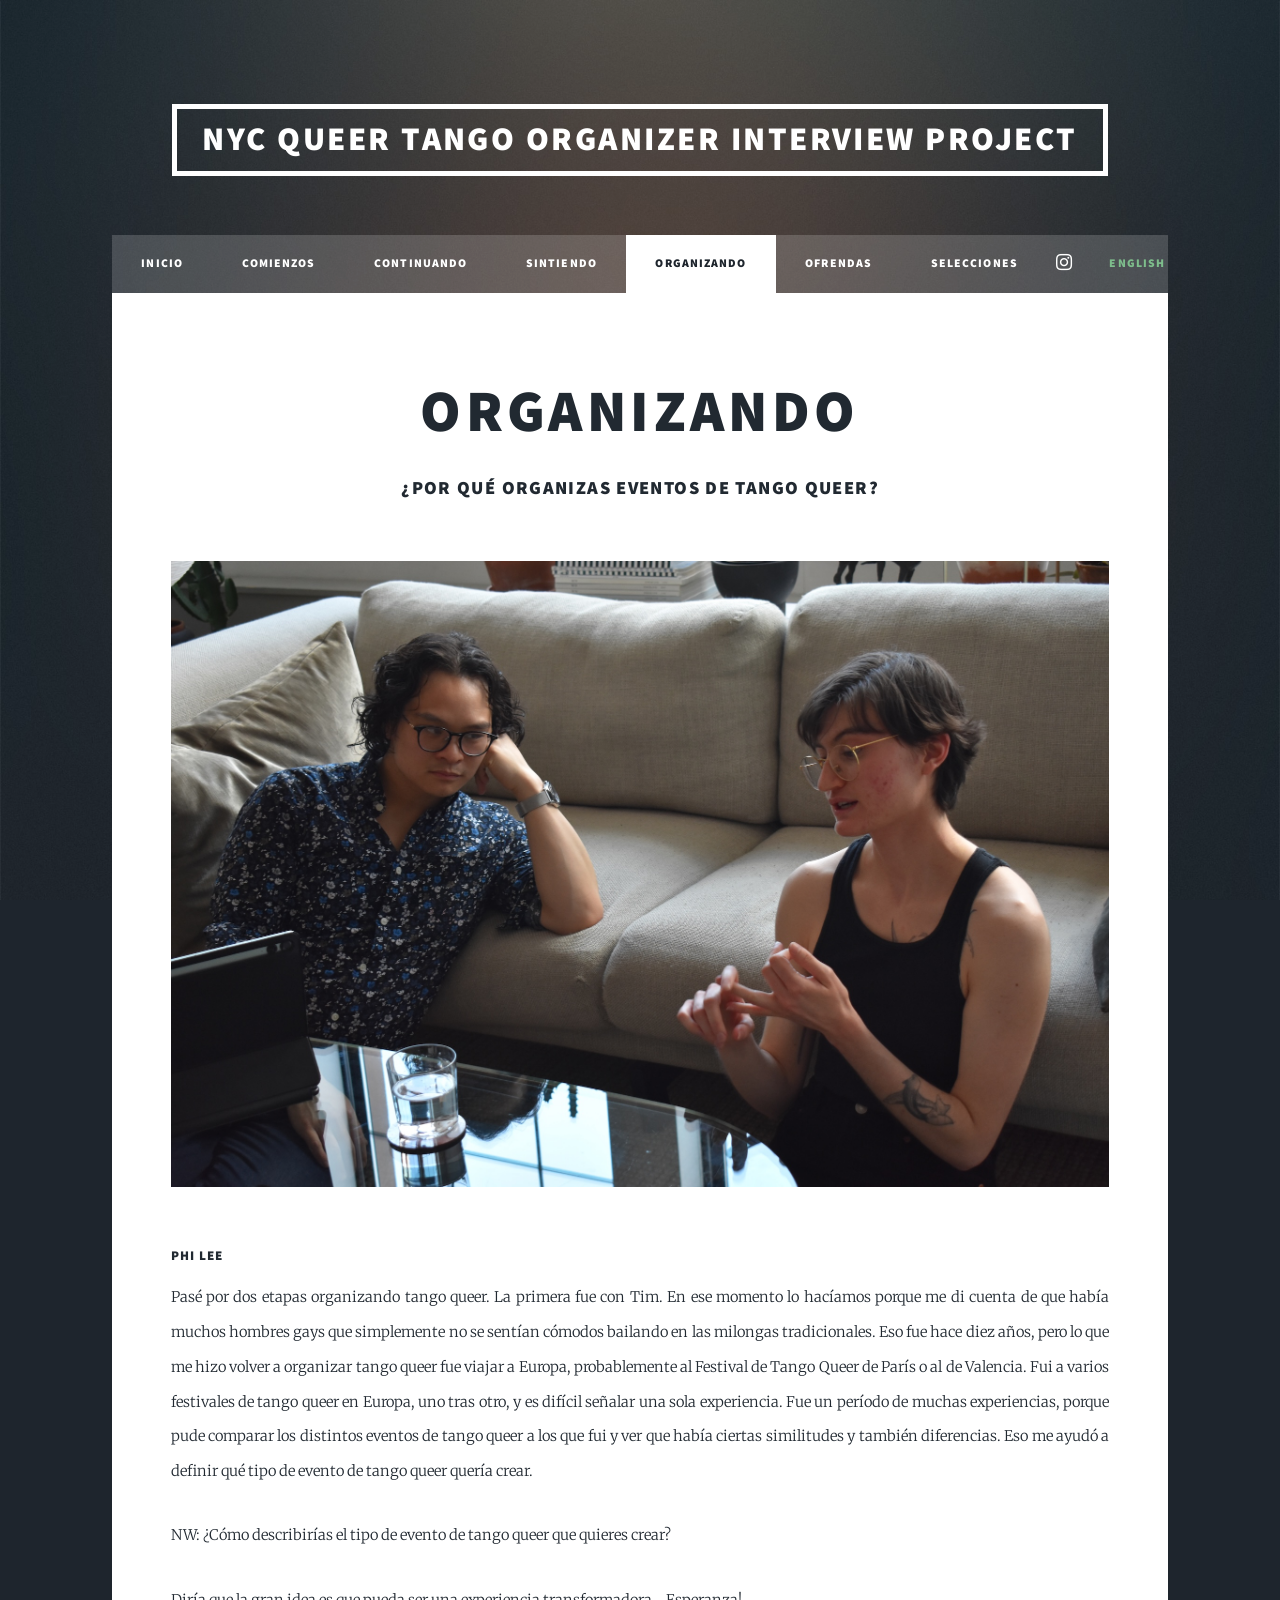
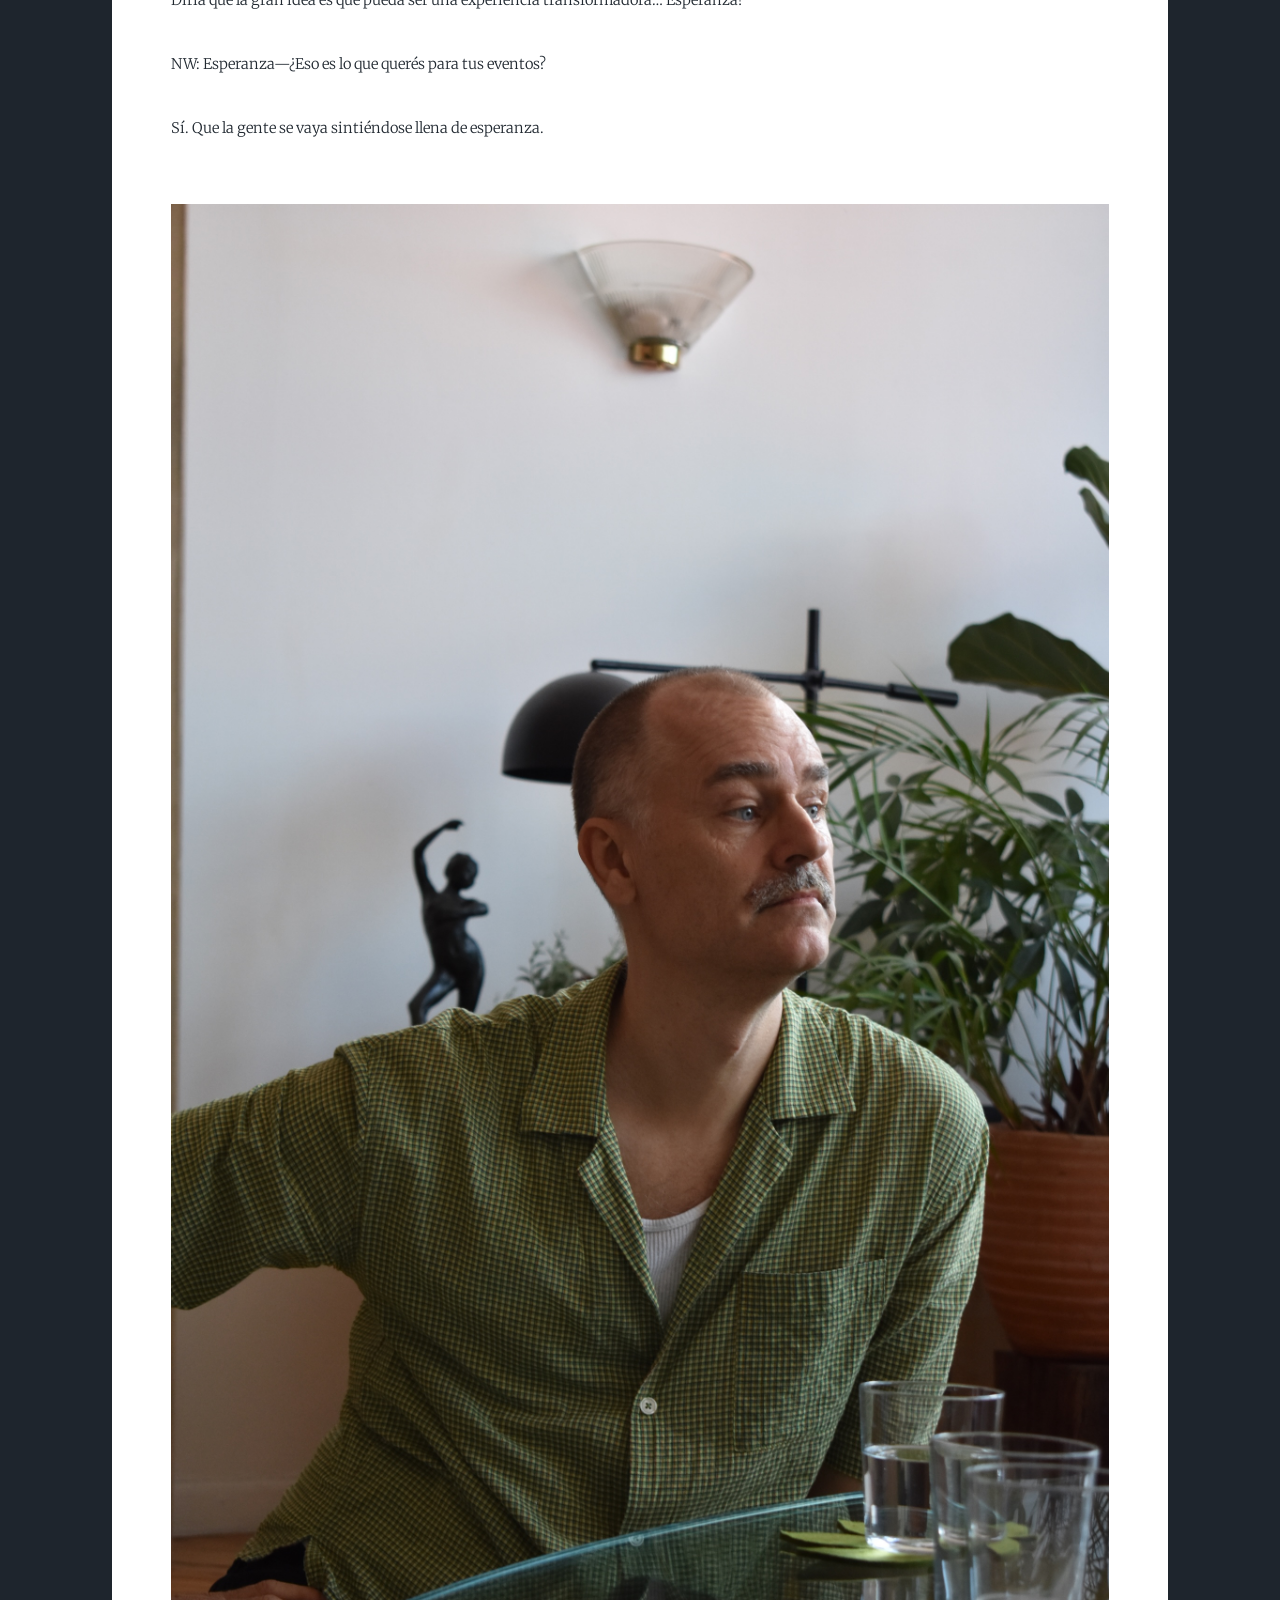
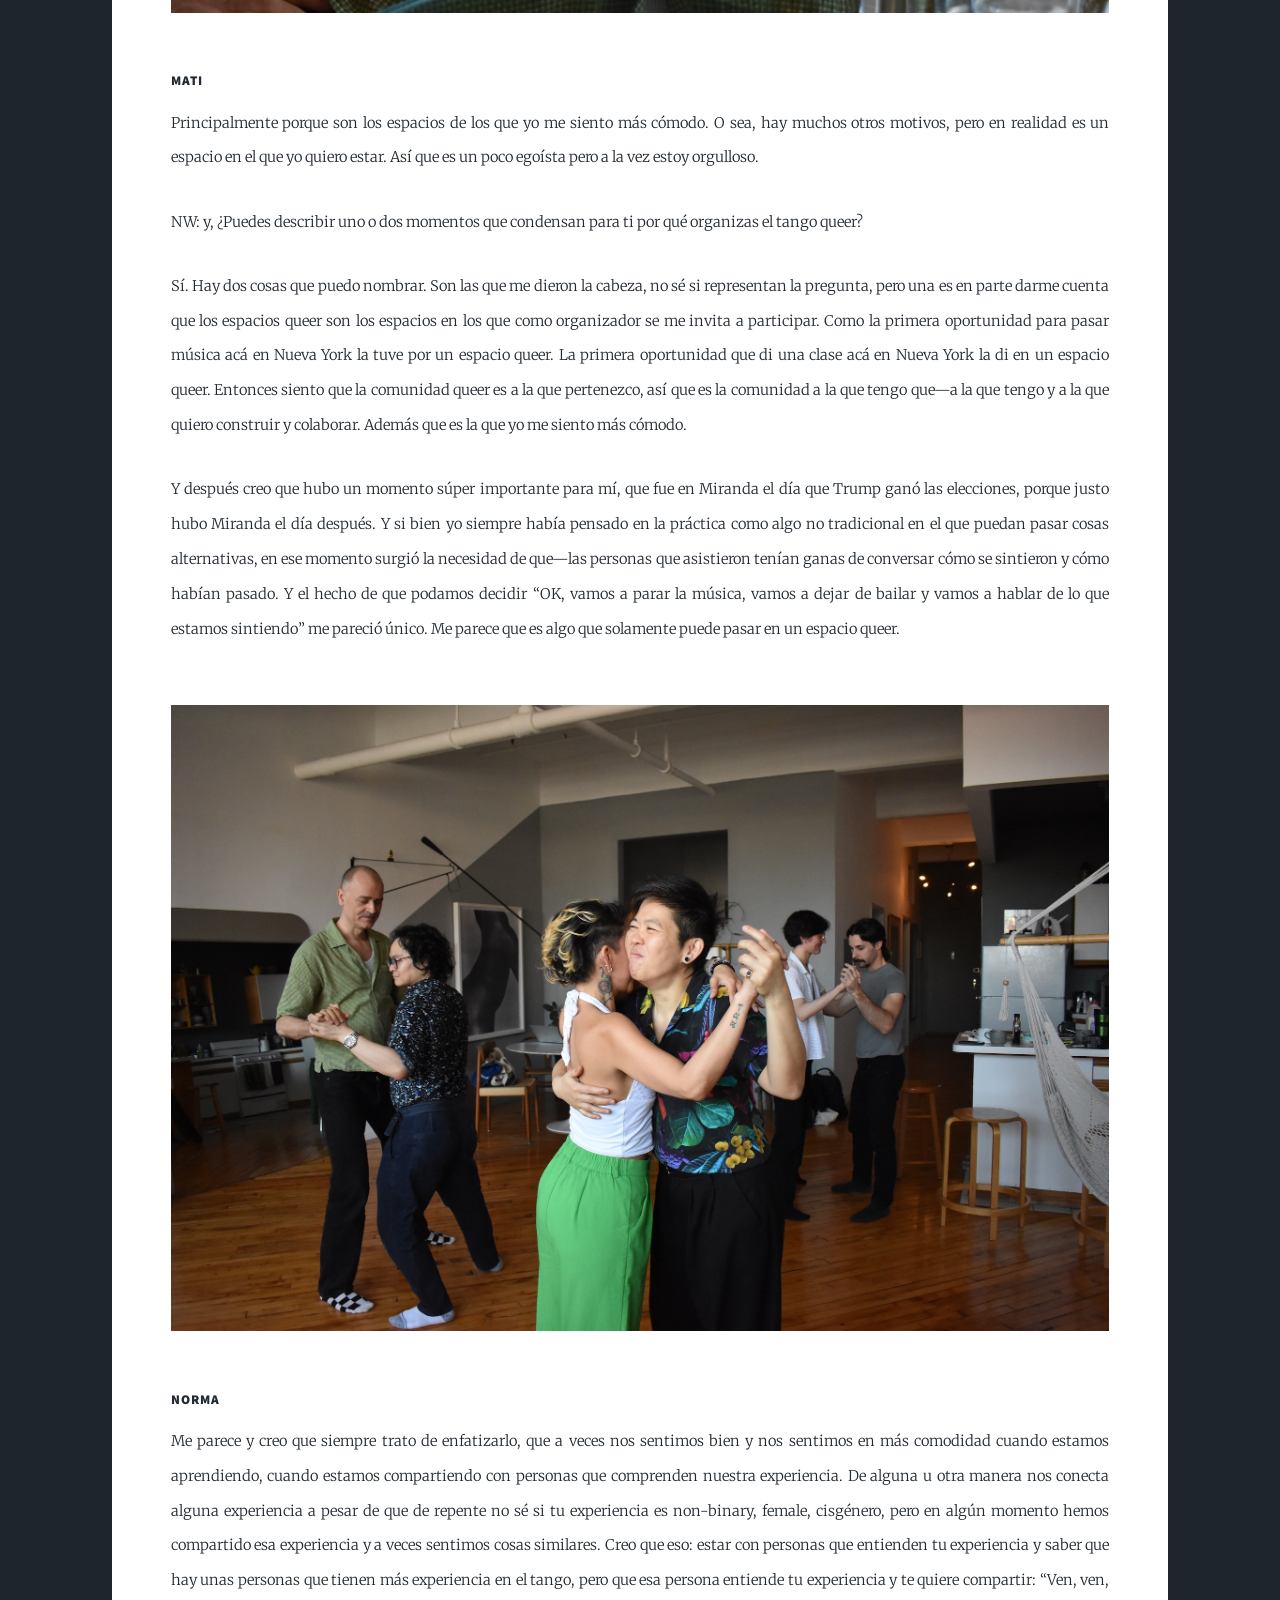
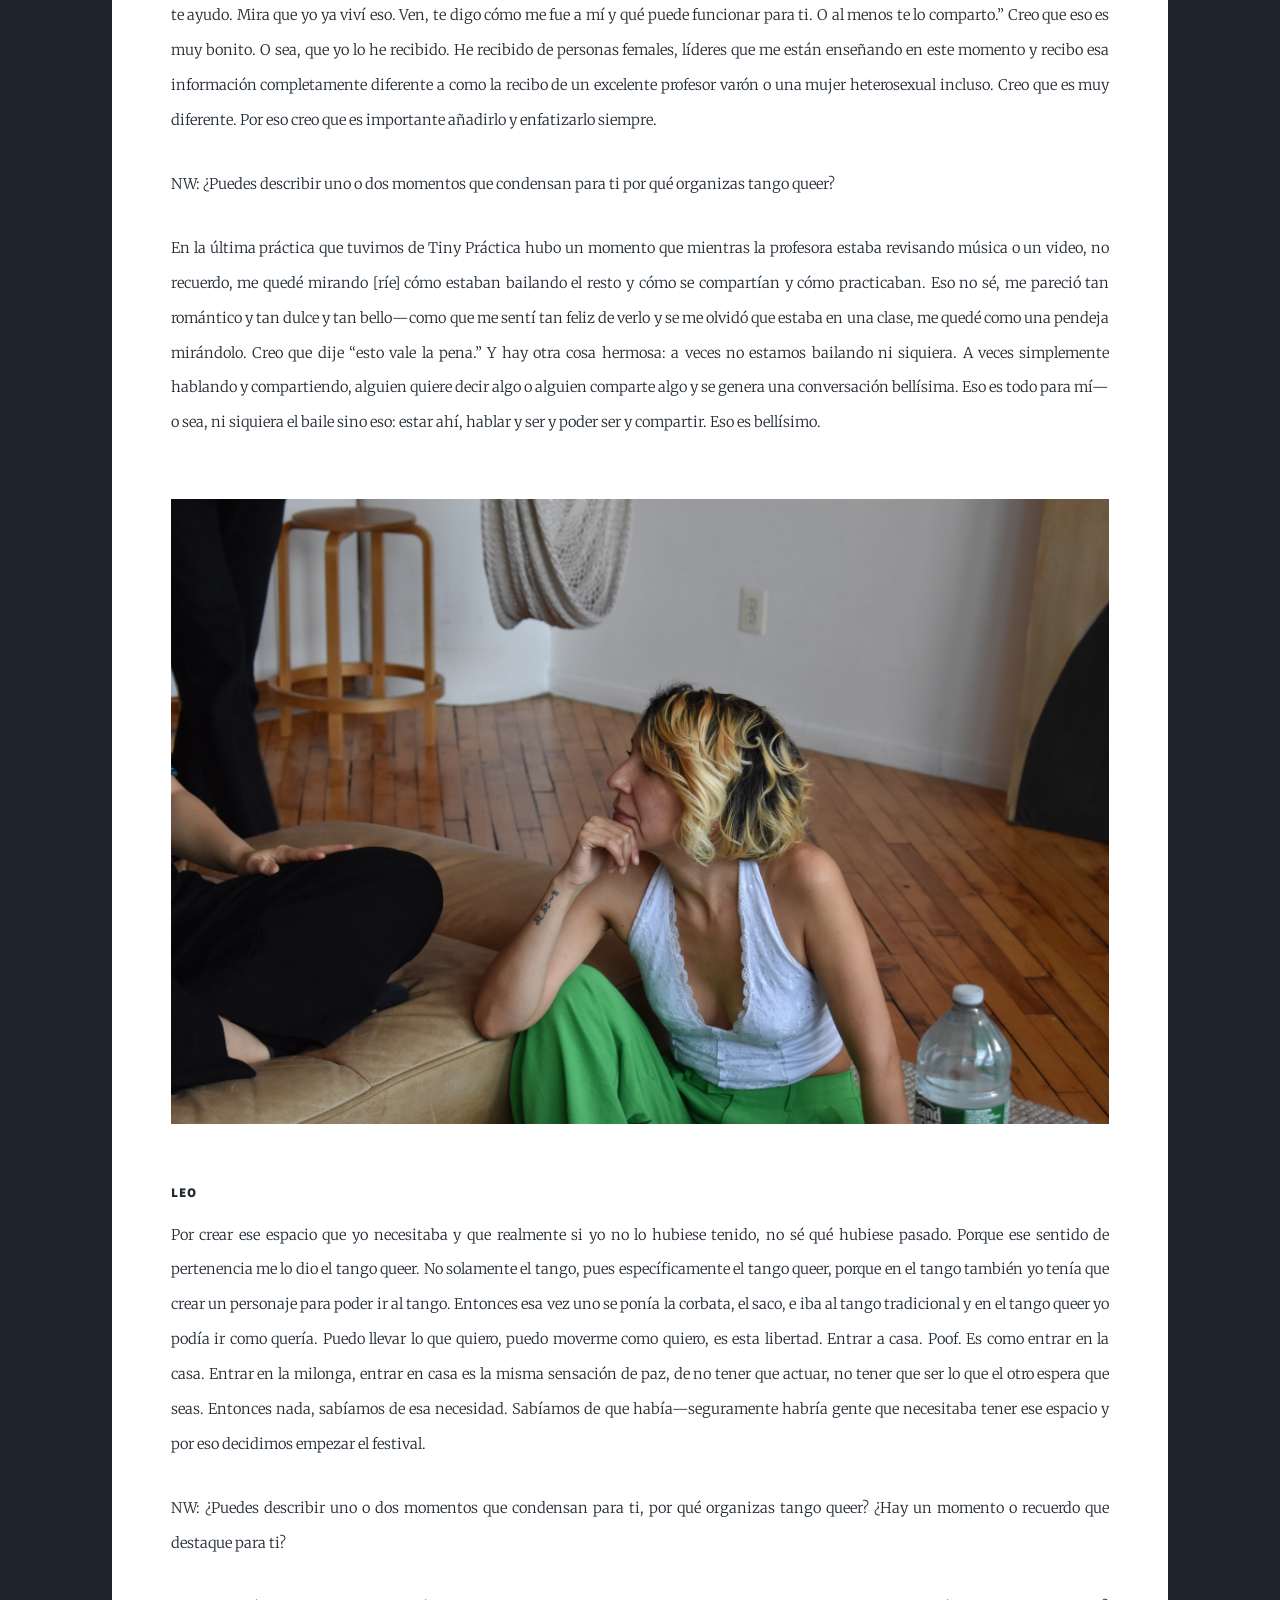
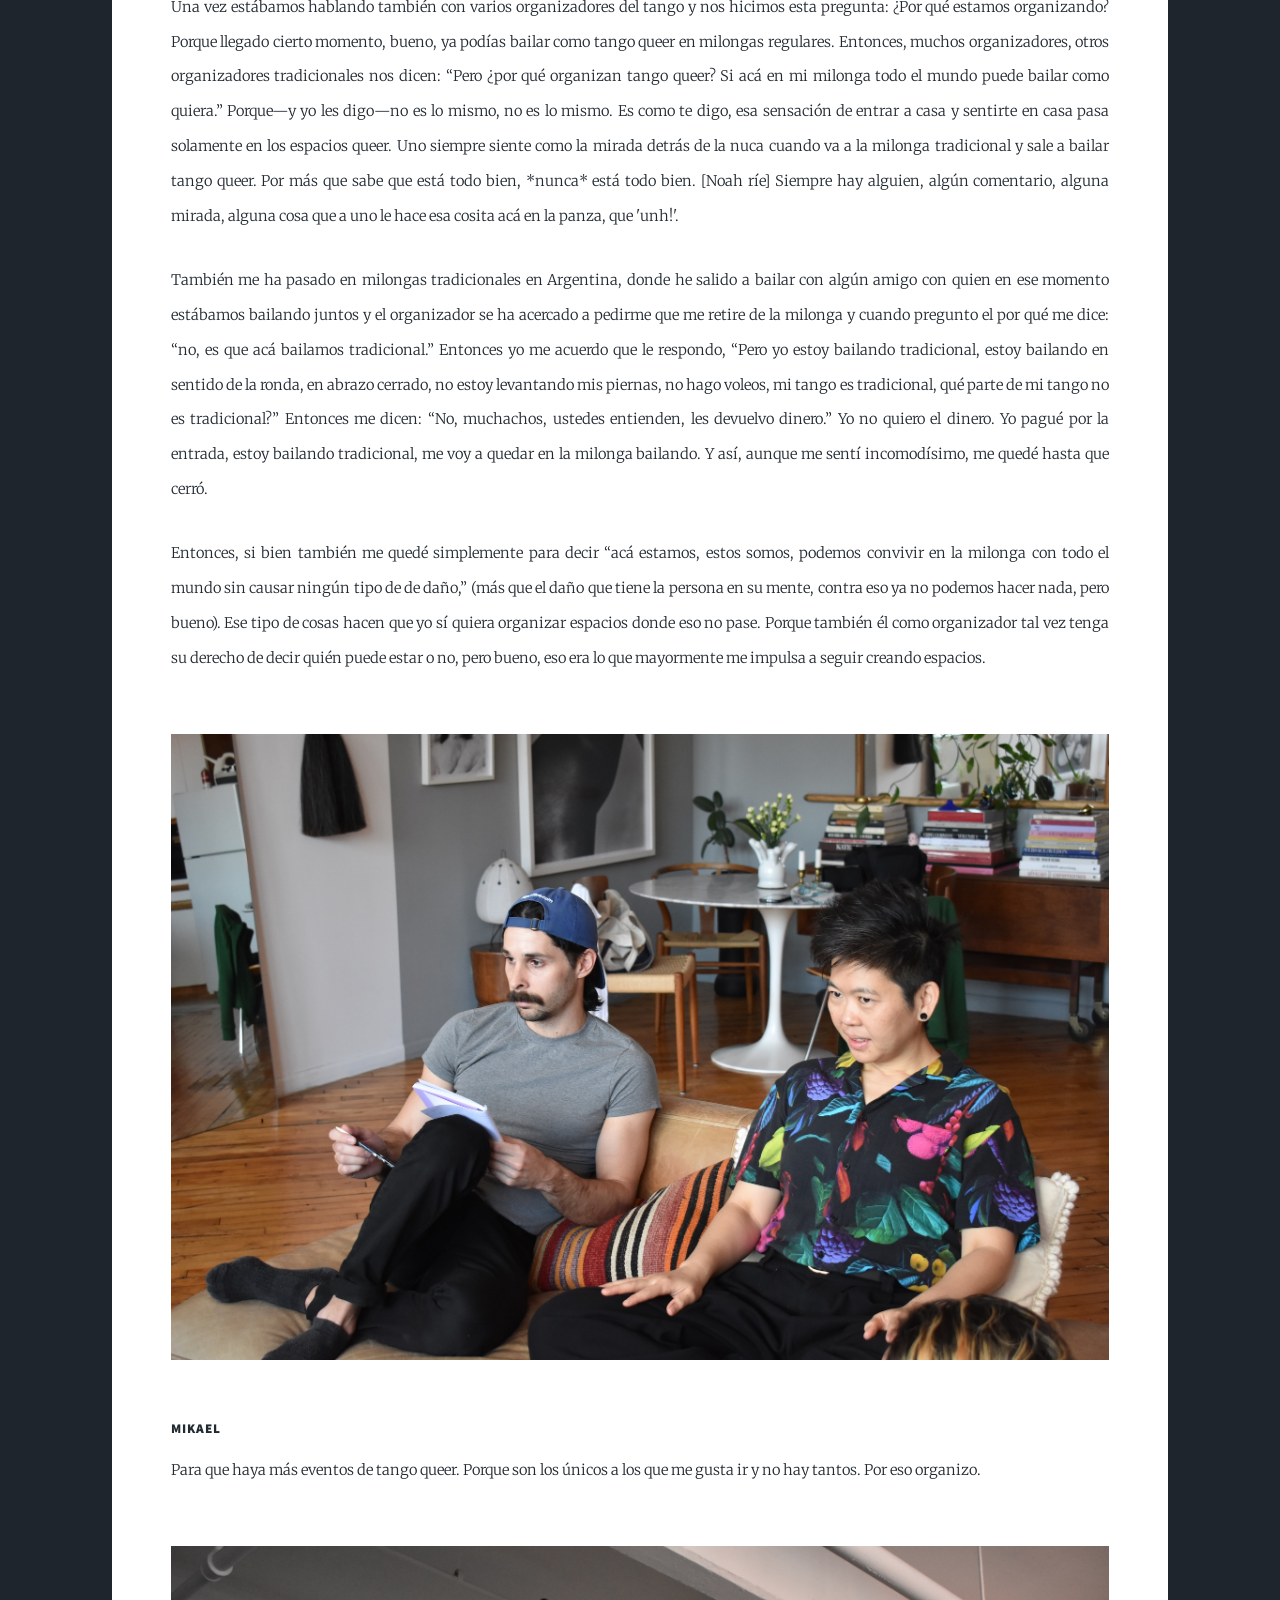
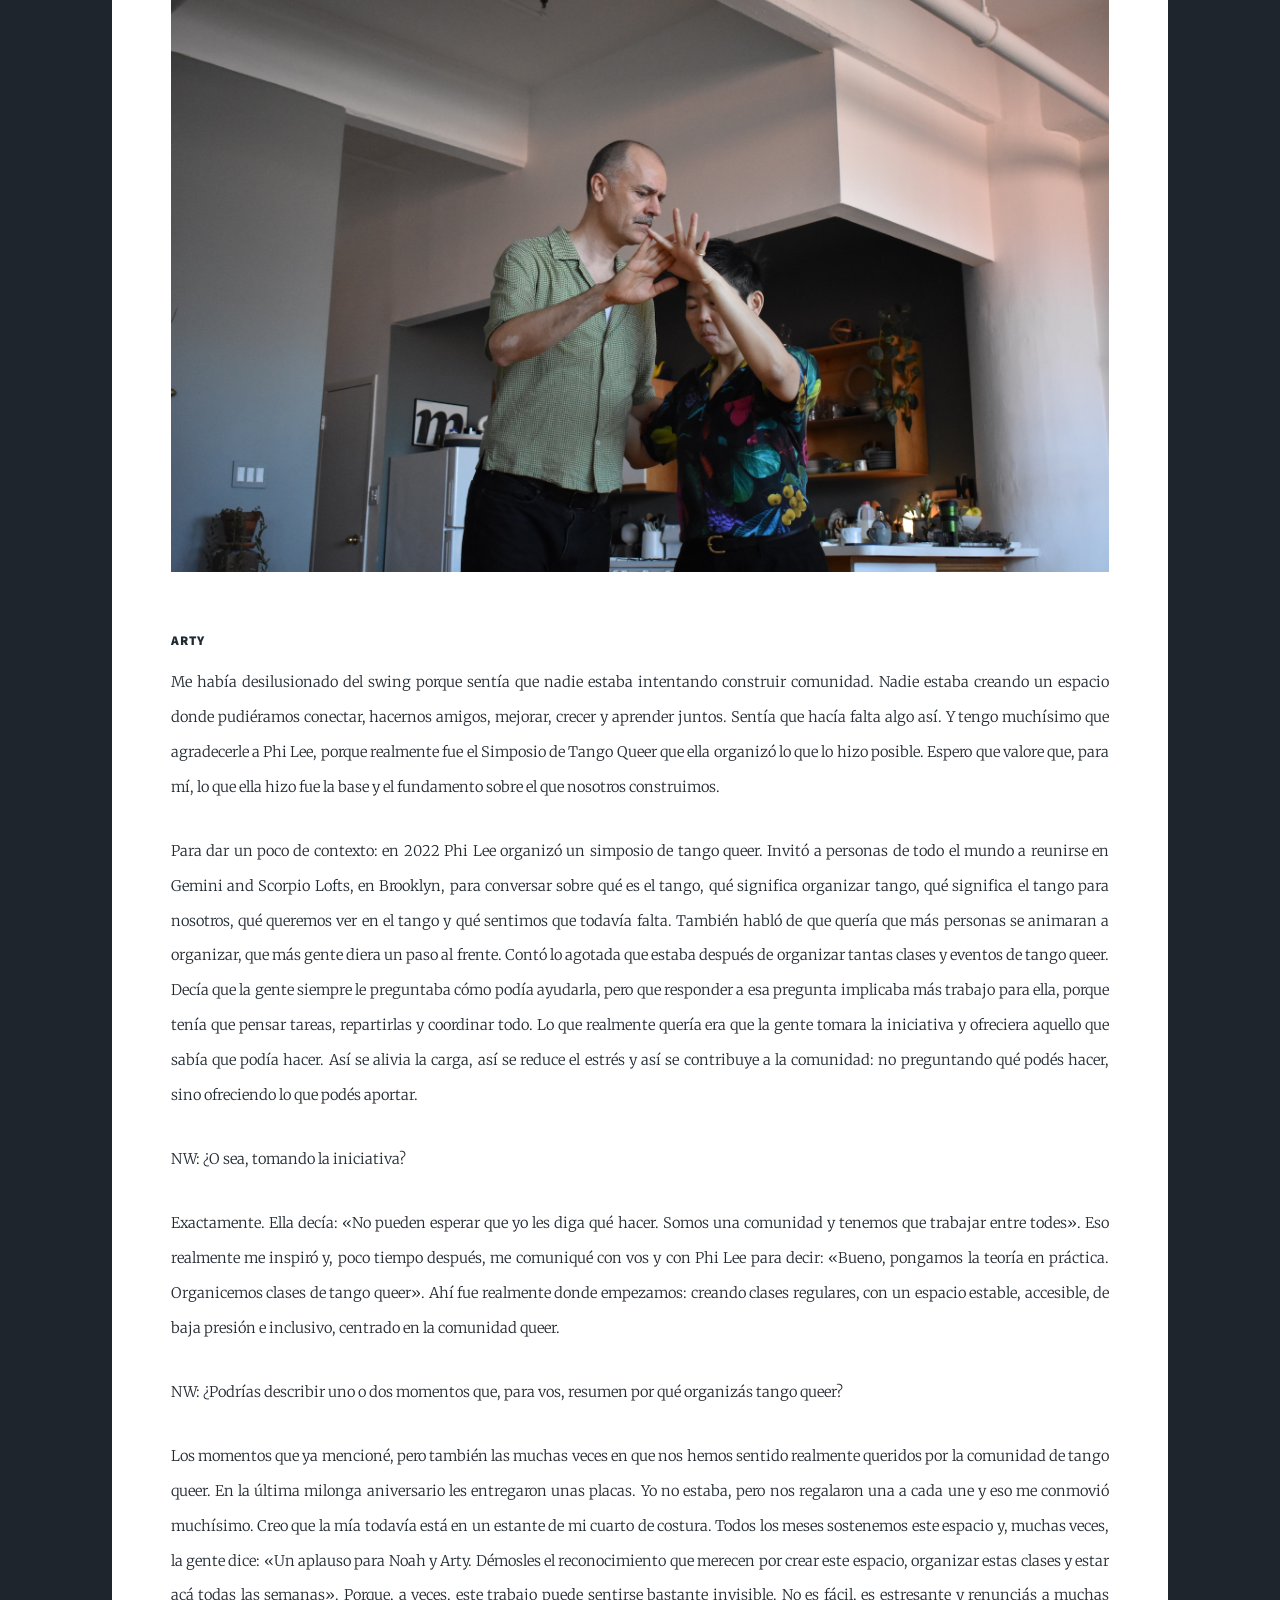
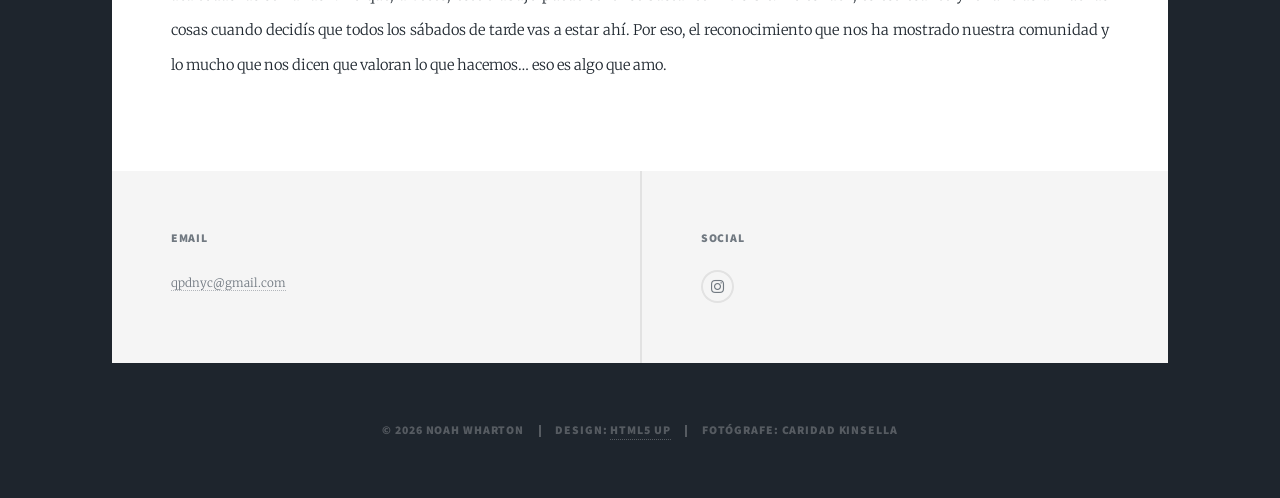
<file: es/organizing.html>
<!DOCTYPE HTML>
<!--
	Massively by HTML5 UP
	html5up.net | @ajlkn
	Free for personal and commercial use under the CCA 3.0 license (html5up.net/license)
-->
<html lang="es">
	<head>
		<title>Organizando</title>
		<meta charset="utf-8" />
		<meta name="viewport" content="width=device-width, initial-scale=1, user-scalable=no" />
		<link rel="stylesheet" href="../assets/css/main.css" />
		<noscript><link rel="stylesheet" href="../assets/css/noscript.css" /></noscript>
	</head>
	<body class="is-preload">

		<!-- Wrapper -->
			<div id="wrapper">

				<!-- Header -->
					<header id="header">
						<a href="index.html" class="logo">NYC Queer Tango Organizer Interview Project</a>
					</header>

				<!-- Nav -->
					<nav id="nav">
						<ul class="links">
							<li><a href="index.html">Inicio</a></li>
                            <li><a href="Beginnings.html">Comienzos</a></li>
                            <li><a href="continuing.html">Continuando</a></li>
                            <li><a href="feeling.html">Sintiendo</a></li>
							<li class="active"><a href="organizing.html">Organizando</a></li>
                            <li><a href="offerings.html">Ofrendas</a></li> 
							<li><a href="quotes.html">Selecciones</a></li> <!--change later and add other pages to nav bar -->
						</ul>
						<ul class="icons">
							<li><a href="https://www.instagram.com/qpdnyc/" class="icon brands fa-instagram"><span class="label">Instagram</span></a></li>
						</ul>
						<ul class="links">
							<li><a href="../index.html" class="highlight-link">English</a></li>
						</ul>
					</nav>

				<!-- Main -->
					<div id="main">

						<!-- Post -->
							<section class="post">
								<header class="major">
									<h1>Organizando</h1>
                                    <h3>¿Por qué organizas eventos de tango queer?</h3>
								</header>
								<div class="image main"><img src="../images/17_DSC_0487.JPG" alt="" /></div>
                                <h5>Phi Lee</h5>
							    <p>Pasé por dos etapas organizando tango queer. La primera fue con Tim. En ese momento lo hacíamos porque me di cuenta de que había muchos hombres gays que simplemente no se sentían cómodos bailando en las milongas tradicionales. Eso fue hace diez años, pero lo que me hizo volver a organizar tango queer fue viajar a Europa, probablemente al Festival de Tango Queer de París o al de Valencia. Fui a varios festivales de tango queer en Europa, uno tras otro, y es difícil señalar una sola experiencia. Fue un período de muchas experiencias, porque pude comparar los distintos eventos de tango queer a los que fui y ver que había ciertas similitudes y también diferencias. Eso me ayudó a definir qué tipo de evento de tango queer quería crear.</p>
                                <p>NW: ¿Cómo describirías el tipo de evento de tango queer que quieres crear?</p>
                                <p>Diría que la gran idea es que pueda ser una experiencia transformadora… Esperanza!</p>
                                <p>NW: Esperanza—¿Eso es lo que querés para tus eventos?</p>
                                <p>Sí. Que la gente se vaya sintiéndose llena de esperanza.</p>
                                <div class="image main"><img src="../images/20_DSC_0456.JPG" alt="" /></div>
                                <h5>Mati</h5>
                                <p>Principalmente porque son los espacios de los que yo me siento más cómodo. O sea, hay muchos otros motivos, pero en realidad es un espacio en el que yo quiero estar. Así que es un poco egoísta pero a la vez estoy orgulloso.</p>
                                <p>NW: y, ¿Puedes describir uno o dos momentos que condensan para ti por qué organizas el tango queer?</p>
                                <p>Sí. Hay dos cosas que puedo nombrar. Son las que me dieron la cabeza, no sé si representan la pregunta, pero una es en parte darme cuenta que los espacios queer son los espacios en los que como organizador se me invita a participar. Como la primera oportunidad para pasar música acá en Nueva York la tuve por un espacio queer. La primera oportunidad que di una clase acá en Nueva York la di en un espacio queer. Entonces siento que la comunidad queer es a la que pertenezco, así que es la comunidad a la que tengo que—a la que tengo y a la que quiero construir y colaborar. Además que es la que yo me siento más cómodo.</p>
                                <p>Y después creo que hubo un momento súper importante para mí, que fue en Miranda el día que Trump ganó las elecciones, porque justo hubo Miranda el día después. Y si bien yo siempre había pensado en la práctica como algo no tradicional en el que puedan pasar cosas alternativas, en ese momento surgió la necesidad de que—las personas que asistieron tenían ganas de conversar cómo se sintieron y cómo habían pasado. Y el hecho de que podamos decidir “OK, vamos a parar la música, vamos a dejar de bailar y vamos a hablar de lo que estamos sintiendo” me pareció único. Me parece que es algo que solamente puede pasar en un espacio queer.</p>
                                <div class="image main"><img src="../images/01_DSC_0079.JPG" alt="" /></div>
                                <h5>Norma</h5>
                                <p>Me parece y creo que siempre trato de enfatizarlo, que a veces nos sentimos bien y nos sentimos en más comodidad cuando estamos aprendiendo, cuando estamos compartiendo con personas que comprenden nuestra experiencia. De alguna u otra manera nos conecta alguna experiencia a pesar de que de repente no sé si tu experiencia es non-binary, female, cisgénero, pero en algún momento hemos compartido esa experiencia y a veces sentimos cosas similares. Creo que eso: estar con personas que entienden tu experiencia y saber que hay unas personas que tienen más experiencia en el tango, pero que esa persona entiende tu experiencia y te quiere compartir: “Ven, ven, te ayudo. Mira que yo ya viví eso. Ven, te digo cómo me fue a mí y qué puede funcionar para ti. O al menos te lo comparto.” Creo que eso es muy bonito. O sea, que yo lo he recibido. He recibido de personas females, líderes que me  están enseñando en este momento y recibo esa información completamente diferente a como la recibo de un excelente profesor varón o una mujer heterosexual incluso. Creo que es muy diferente. Por eso creo que es importante añadirlo y enfatizarlo siempre.</p>
                                <p>NW: ¿Puedes describir uno o dos momentos que condensan para ti por qué organizas tango queer?</p>
                                <p>En la última práctica que tuvimos de Tiny Práctica hubo un momento que mientras la profesora estaba revisando música o un video, no recuerdo, me quedé mirando [ríe] cómo estaban bailando el resto y cómo se compartían y cómo practicaban. Eso no sé, me pareció tan romántico y tan dulce y tan bello—como que me sentí tan feliz de verlo y se me olvidó que estaba en una clase, me quedé como una pendeja mirándolo. Creo que dije “esto vale la pena.” Y hay otra cosa hermosa: a veces no estamos bailando ni siquiera. A veces simplemente hablando y compartiendo, alguien quiere decir algo o alguien comparte algo y se genera una conversación bellísima. Eso es todo para mí—o sea, ni siquiera el baile sino eso: estar ahí, hablar y ser y poder ser y compartir. Eso es bellísimo.</p>
                                <div class="image main"><img src="../images/31_DSC_0452.JPG" alt="" /></div>
                                <h5>Leo</h5>
                                <p>Por crear ese espacio que yo necesitaba y que realmente si yo no lo hubiese tenido, no sé qué  hubiese pasado. Porque ese sentido de pertenencia me lo dio el tango queer. No solamente el tango, pues específicamente el tango queer, porque en el tango también yo tenía que crear un personaje para poder ir al tango. Entonces esa vez uno se ponía la corbata, el saco, e iba al tango tradicional y en el tango queer yo podía ir como quería. Puedo llevar lo que quiero, puedo moverme como quiero, es esta libertad. Entrar a casa. Poof. Es como entrar en la casa. Entrar en la milonga, entrar en casa es la misma sensación de paz, de no tener que actuar, no tener que ser lo que el otro espera que seas. Entonces nada, sabíamos de esa necesidad. Sabíamos de que había—seguramente habría gente que necesitaba tener ese espacio y por eso decidimos empezar el festival.</p>
                                <p>NW: ¿Puedes describir uno o dos momentos que condensan para ti, por qué organizas tango queer? ¿Hay un momento o recuerdo que destaque para ti?</p>
                                <p>Una vez estábamos hablando también con varios organizadores del tango y nos hicimos esta pregunta: ¿Por qué estamos organizando? Porque llegado cierto momento, bueno, ya podías bailar como tango queer en milongas regulares. Entonces, muchos organizadores, otros organizadores tradicionales nos dicen: “Pero ¿por qué organizan tango queer? Si acá en mi milonga todo el mundo puede bailar como quiera.” Porque—y yo les digo—no es lo mismo, no es lo mismo. Es como te digo, esa sensación de entrar a casa y sentirte en casa pasa solamente en los espacios queer. Uno siempre siente como la mirada detrás de la nuca cuando va a la milonga tradicional y sale a bailar tango queer. Por más que sabe que está todo bien, *nunca* está todo bien. [Noah ríe] Siempre hay alguien, algún comentario, alguna mirada, alguna cosa que a uno le hace esa cosita acá en la panza, que 'unh!'.</p>
                                <p>También me ha pasado en milongas tradicionales en Argentina, donde he salido a bailar con algún amigo con quien en ese momento estábamos bailando juntos y el organizador se ha acercado a pedirme que me retire de la milonga y cuando pregunto el por qué me dice: “no, es que acá bailamos tradicional.” Entonces yo me acuerdo que le respondo, “Pero yo estoy bailando tradicional, estoy bailando en sentido de la ronda, en abrazo cerrado, no estoy levantando mis piernas, no hago voleos, mi tango es tradicional, qué parte de mi tango no es tradicional?” Entonces me dicen: “No, muchachos, ustedes entienden, les devuelvo dinero.” Yo no quiero el dinero. Yo pagué por la entrada, estoy bailando tradicional, me voy a quedar en la milonga bailando. Y así, aunque me sentí incomodísimo, me quedé hasta que cerró.</p>
                                <p>Entonces, si bien también me quedé simplemente para decir “acá estamos, estos somos, podemos convivir en la milonga con todo el mundo sin causar ningún tipo de de daño,” (más que el daño que tiene la persona en su mente, contra eso ya no podemos hacer nada, pero bueno). Ese tipo de cosas hacen que yo sí quiera organizar espacios donde eso no pase. Porque también él como organizador tal vez tenga su derecho de decir quién puede estar o no, pero bueno, eso era lo que mayormente me impulsa a seguir creando espacios.</p>
                                <div class="image main"><img src="../images/09_DSC_0430.JPG" alt="" /></div>
                                 <h5>Mikael</h5>
								<p>Para que haya más eventos de tango queer. Porque son los únicos a los que me gusta ir y no hay tantos. Por eso organizo.</p>
                                <div class="image main"><img src="../images/35_DSC_0283.JPG" alt="" /></div>
                                 <h5>Arty</h5>
                                <p>Me había desilusionado del swing porque sentía que nadie estaba intentando construir comunidad. Nadie estaba creando un espacio donde pudiéramos conectar, hacernos amigos, mejorar, crecer y aprender juntos. Sentía que hacía falta algo así. Y tengo muchísimo que agradecerle a Phi Lee, porque realmente fue el Simposio de Tango Queer que ella organizó lo que lo hizo posible. Espero que valore que, para mí, lo que ella hizo fue la base y el fundamento sobre el que nosotros construimos.</p>
                                <p>Para dar un poco de contexto: en 2022 Phi Lee organizó un simposio de tango queer. Invitó a personas de todo el mundo a reunirse en Gemini and Scorpio Lofts, en Brooklyn, para conversar sobre qué es el tango, qué significa organizar tango, qué significa el tango para nosotros, qué queremos ver en el tango y qué sentimos que todavía falta. También habló de que quería que más personas se animaran a organizar, que más gente diera un paso al frente. Contó lo agotada que estaba después de organizar tantas clases y eventos de tango queer. Decía que la gente siempre le preguntaba cómo podía ayudarla, pero que responder a esa pregunta implicaba más trabajo para ella, porque tenía que pensar tareas, repartirlas y coordinar todo. Lo que realmente quería era que la gente tomara la iniciativa y ofreciera aquello que sabía que podía hacer. Así se alivia la carga, así se reduce el estrés y así se contribuye a la comunidad: no preguntando qué podés hacer, sino ofreciendo lo que podés aportar.</p>
                                <p>NW: ¿O sea, tomando la iniciativa?</p>
                                <p>Exactamente. Ella decía: «No pueden esperar que yo les diga qué hacer. Somos una comunidad y tenemos que trabajar entre todes». Eso realmente me inspiró y, poco tiempo después, me comuniqué con vos y con Phi Lee para decir: «Bueno, pongamos la teoría en práctica. Organicemos clases de tango queer». Ahí fue realmente donde empezamos: creando clases regulares, con un espacio estable, accesible, de baja presión e inclusivo, centrado en la comunidad queer.</p>
                                <p>NW: ¿Podrías describir uno o dos momentos que, para vos, resumen por qué organizás tango queer?</p>
                                <p>Los momentos que ya mencioné, pero también las muchas veces en que nos hemos sentido realmente queridos por la comunidad de tango queer. En la última milonga aniversario les entregaron unas placas. Yo no estaba, pero nos regalaron una a cada une y eso me conmovió muchísimo. Creo que la mía todavía está en un estante de mi cuarto de costura. Todos los meses sostenemos este espacio y, muchas veces, la gente dice: «Un aplauso para Noah y Arty. Démosles el reconocimiento que merecen por crear este espacio, organizar estas clases y estar acá todas las semanas». Porque, a veces, este trabajo puede sentirse bastante invisible. No es fácil, es estresante y renunciás a muchas cosas cuando decidís que todos los sábados de tarde vas a estar ahí. Por eso, el reconocimiento que nos ha mostrado nuestra comunidad y lo mucho que nos dicen que valoran lo que hacemos… eso es algo que amo.</p>
                            </section>

					</div>

				<!-- Footer -->
					<footer id="footer">
							<section>
								<h3>Email</h3>
								<p><a href="qpdnyc@gmail.com">qpdnyc@gmail.com</a></p>
							</section>
							<section>
								<h3>Social</h3>
								<ul class="icons alt">
									<li><a href="https://www.instagram.com/qpdnyc/" class="icon brands alt fa-instagram"><span class="label">Instagram</span></a></li>
								</ul>
							</section>
						</section>
					</footer>

				<!-- Copyright -->
					<div id="copyright">
						<ul><li>&copy; 2026 Noah Wharton</li><li>Design: <a href="https://html5up.net">HTML5 UP</a></li><li>Fotógrafe: Caridad Kinsella</li></ul>
					</div>

			</div>

		<!-- Scripts -->
			<script src="../assets/js/jquery.min.js"></script>
			<script src="../assets/js/jquery.scrollex.min.js"></script>
			<script src="../assets/js/jquery.scrolly.min.js"></script>
			<script src="../assets/js/browser.min.js"></script>
			<script src="../assets/js/breakpoints.min.js"></script>
			<script src="../assets/js/util.js"></script>
			<script src="../assets/js/main.js"></script>
</file>
<file: assets/css/main.css>
@import url(fontawesome-all.min.css);
@import url("https://fonts.googleapis.com/css?family=Merriweather:300,700,300italic,700italic|Source+Sans+Pro:900");

/*
	Massively by HTML5 UP
	html5up.net | @ajlkn
	Free for personal and commercial use under the CCA 3.0 license (html5up.net/license)
*/

html, body, div, span, applet, object,
iframe, h1, h2, h3, h4, h5, h6, p, blockquote,
pre, a, abbr, acronym, address, big, cite,
code, del, dfn, em, img, ins, kbd, q, s, samp,
small, strike, strong, sub, sup, tt, var, b,
u, i, center, dl, dt, dd, ol, ul, li, fieldset,
form, label, legend, table, caption, tbody,
tfoot, thead, tr, th, td, article, aside,
canvas, details, embed, figure, figcaption,
footer, header, hgroup, menu, nav, output, ruby,
section, summary, time, mark, audio, video {
	margin: 0;
	padding: 0;
	border: 0;
	font-size: 100%;
	font: inherit;
	vertical-align: baseline;}

article, aside, details, figcaption, figure,
footer, header, hgroup, menu, nav, section {
	display: block;}

body {
	line-height: 1;
}

ol, ul {
	list-style: none;
}

blockquote, q {
	quotes: none;
}

	blockquote:before, blockquote:after, q:before, q:after {
		content: '';
		content: none;
	}

table {
	border-collapse: collapse;
	border-spacing: 0;
}

body {
	-webkit-text-size-adjust: none;
}

mark {
	background-color: transparent;
	color: inherit;
}

input::-moz-focus-inner {
	border: 0;
	padding: 0;
}

input, select, textarea {
	-moz-appearance: none;
	-webkit-appearance: none;
	-ms-appearance: none;
	appearance: none;
}

/* Basic */

	@-ms-viewport {
		width: device-width;
	}

	body {
		-ms-overflow-style: scrollbar;
	}

	@media screen and (max-width: 480px) {

		html, body {
			min-width: 320px;
		}

	}

	html {
		box-sizing: border-box;
	}

	*, *:before, *:after {
		box-sizing: inherit;
	}

	body {
		background-color: #1e252d;
	}

		body.is-preload *, body.is-preload *:before, body.is-preload *:after {
			-moz-animation: none !important;
			-webkit-animation: none !important;
			-ms-animation: none !important;
			animation: none !important;
			-moz-transition: none !important;
			-webkit-transition: none !important;
			-ms-transition: none !important;
			transition: none !important;
		}

/* Type */

	html {
		font-size: 16pt;
	}

		@media screen and (max-width: 1680px) {

			html {
				font-size: 12pt;
			}

		}

		@media screen and (max-width: 1280px) {

			html {
				font-size: 11pt;
			}

		}

		@media screen and (max-width: 360px) {

			html {
				font-size: 10pt;
			}

		}

	body {
		color: #212931;
	}

	body, input, select, textarea {
		font-family: "Merriweather", Georgia, serif;
		font-weight: 300;
		font-size: 1rem;
		line-height: 2.375;
	}

	a {
		-moz-transition: color 0.2s ease-in-out, background-color 0.2s ease-in-out, border-color 0.2s ease-in-out, box-shadow 0.2s ease-in-out;
		-webkit-transition: color 0.2s ease-in-out, background-color 0.2s ease-in-out, border-color 0.2s ease-in-out, box-shadow 0.2s ease-in-out;
		-ms-transition: color 0.2s ease-in-out, background-color 0.2s ease-in-out, border-color 0.2s ease-in-out, box-shadow 0.2s ease-in-out;
		transition: color 0.2s ease-in-out, background-color 0.2s ease-in-out, border-color 0.2s ease-in-out, box-shadow 0.2s ease-in-out;
		border-bottom: dotted 1px;
		text-decoration: none;
	}

		a:hover {
			border-bottom-color: transparent;
		}

	strong, b {
		font-weight: 600;
	}

	em, i {
		font-style: italic;
	}

	p {
		text-align: justify;
		margin: 0 0 2rem 0;
	}

	h1, h2, h3, h4, h5, h6 {
		font-family: "Source Sans Pro", Helvetica, sans-serif;
		font-weight: 900;
		line-height: 1.5;
		letter-spacing: 0.075em;
		text-transform: uppercase;
		margin: 0 0 1rem 0;
	}

		h1 a, h2 a, h3 a, h4 a, h5 a, h6 a {
			border-bottom: 0;
			color: inherit;
			text-decoration: none;
		}

	h1 {
		font-size: 4rem;
		line-height: 1.1;
		margin: 0 0 2rem 0;
	}

	h2 {
		font-size: 1.75rem;
		line-height: 1.3;
		margin: 0 0 1.5rem 0;
	}

	h3 {
		font-size: 1.25rem;
		margin: 0 0 1.5rem 0;
	}

	h4 {
		font-size: 1rem;
	}

	h5 {
		font-size: 0.9rem;
	}

	h6 {
		font-size: 0.8rem;
	}

	sub {
		font-size: 0.8rem;
		position: relative;
		top: 0.5rem;
	}

	sup {
		font-size: 0.8rem;
		position: relative;
		top: -0.5rem;
	}

	blockquote {
		border-left: solid 4px;
		font-style: normal;
		margin: 0 0 2rem 0;
		padding: 0.5rem 0 0.5rem 2rem;
	}

	code {
		border: solid 2px;
		font-family: "Courier New", monospace;
		font-size: 0.9rem;
		margin: 0 0.25rem;
		padding: 0.25rem 0.65rem;
	}

	pre {
		-webkit-overflow-scrolling: touch;
		font-family: "Courier New", monospace;
		font-size: 0.9rem;
		margin: 0 0 2rem 0;
	}

		pre code {
			display: block;
			line-height: 1.75;
			padding: 1rem 1.5rem;
			overflow-x: auto;
		}

	hr {
		border: 0;
		border-bottom: solid 2px;
		margin: 3rem 0;
	}

		hr.major {
			margin: 5rem 0;
		}

	.align-left {
		text-align: left;
	}

	.align-center {
		text-align: center;
	}

	.align-right {
		text-align: right;
	}

	input, select, textarea {
		color: #212931;
	}

	a {
		color: #212931;
		border-bottom-color: rgba(33, 41, 49, 0.5);
	}

		a:hover {
			border-bottom-color: transparent;
			color: #18bfef !important;
		}

	strong, b {
		color: #212931;
	}

	h1, h2, h3, h4, h5, h6 {
		color: #212931;
	}

	blockquote {
		border-left-color: #eeeeee;
	}

	code {
		background: rgba(220, 220, 220, 0.25);
		border-color: #eeeeee;
	}

	hr {
		border-bottom-color: #eeeeee;
	}

/* Row */

	.row {
		display: flex;
		flex-wrap: wrap;
		box-sizing: border-box;
		align-items: stretch;
	}

		.row > * {
			box-sizing: border-box;
		}

		.row.gtr-uniform > * > :last-child {
			margin-bottom: 0;
		}

		.row.aln-left {
			justify-content: flex-start;
		}

		.row.aln-center {
			justify-content: center;
		}

		.row.aln-right {
			justify-content: flex-end;
		}

		.row.aln-top {
			align-items: flex-start;
		}

		.row.aln-middle {
			align-items: center;
		}

		.row.aln-bottom {
			align-items: flex-end;
		}

		.row > .imp {
			order: -1;
		}

		.row > .col-1 {
			width: 8.33333%;
		}

		.row > .off-1 {
			margin-left: 8.33333%;
		}

		.row > .col-2 {
			width: 16.66667%;
		}

		.row > .off-2 {
			margin-left: 16.66667%;
		}

		.row > .col-3 {
			width: 25%;
		}

		.row > .off-3 {
			margin-left: 25%;
		}

		.row > .col-4 {
			width: 33.33333%;
		}

		.row > .off-4 {
			margin-left: 33.33333%;
		}

		.row > .col-5 {
			width: 41.66667%;
		}

		.row > .off-5 {
			margin-left: 41.66667%;
		}

		.row > .col-6 {
			width: 50%;
		}

		.row > .off-6 {
			margin-left: 50%;
		}

		.row > .col-7 {
			width: 58.33333%;
		}

		.row > .off-7 {
			margin-left: 58.33333%;
		}

		.row > .col-8 {
			width: 66.66667%;
		}

		.row > .off-8 {
			margin-left: 66.66667%;
		}

		.row > .col-9 {
			width: 75%;
		}

		.row > .off-9 {
			margin-left: 75%;
		}

		.row > .col-10 {
			width: 83.33333%;
		}

		.row > .off-10 {
			margin-left: 83.33333%;
		}

		.row > .col-11 {
			width: 91.66667%;
		}

		.row > .off-11 {
			margin-left: 91.66667%;
		}

		.row > .col-12 {
			width: 100%;
		}

		.row > .off-12 {
			margin-left: 100%;
		}

		.row.gtr-0 {
			margin-top: 0;
			margin-left: 0rem;
		}

			.row.gtr-0 > * {
				padding: 0 0 0 0rem;
			}

			.row.gtr-0.gtr-uniform {
				margin-top: 0rem;
			}

				.row.gtr-0.gtr-uniform > * {
					padding-top: 0rem;
				}

		.row.gtr-25 {
			margin-top: 0;
			margin-left: -0.375rem;
		}

			.row.gtr-25 > * {
				padding: 0 0 0 0.375rem;
			}

			.row.gtr-25.gtr-uniform {
				margin-top: -0.375rem;
			}

				.row.gtr-25.gtr-uniform > * {
					padding-top: 0.375rem;
				}

		.row.gtr-50 {
			margin-top: 0;
			margin-left: -0.75rem;
		}

			.row.gtr-50 > * {
				padding: 0 0 0 0.75rem;
			}

			.row.gtr-50.gtr-uniform {
				margin-top: -0.75rem;
			}

				.row.gtr-50.gtr-uniform > * {
					padding-top: 0.75rem;
				}

		.row {
			margin-top: 0;
			margin-left: -1.5rem;
		}

			.row > * {
				padding: 0 0 0 1.5rem;
			}

			.row.gtr-uniform {
				margin-top: -1.5rem;
			}

				.row.gtr-uniform > * {
					padding-top: 1.5rem;
				}

		.row.gtr-150 {
			margin-top: 0;
			margin-left: -2.25rem;
		}

			.row.gtr-150 > * {
				padding: 0 0 0 2.25rem;
			}

			.row.gtr-150.gtr-uniform {
				margin-top: -2.25rem;
			}

				.row.gtr-150.gtr-uniform > * {
					padding-top: 2.25rem;
				}

		.row.gtr-200 {
			margin-top: 0;
			margin-left: -3rem;
		}

			.row.gtr-200 > * {
				padding: 0 0 0 3rem;
			}

			.row.gtr-200.gtr-uniform {
				margin-top: -3rem;
			}

				.row.gtr-200.gtr-uniform > * {
					padding-top: 3rem;
				}

		@media screen and (max-width: 1680px) {

			.row {
				display: flex;
				flex-wrap: wrap;
				box-sizing: border-box;
				align-items: stretch;
			}

				.row > * {
					box-sizing: border-box;
				}

				.row.gtr-uniform > * > :last-child {
					margin-bottom: 0;
				}

				.row.aln-left {
					justify-content: flex-start;
				}

				.row.aln-center {
					justify-content: center;
				}

				.row.aln-right {
					justify-content: flex-end;
				}

				.row.aln-top {
					align-items: flex-start;
				}

				.row.aln-middle {
					align-items: center;
				}

				.row.aln-bottom {
					align-items: flex-end;
				}

				.row > .imp-xlarge {
					order: -1;
				}

				.row > .col-1-xlarge {
					width: 8.33333%;
				}

				.row > .off-1-xlarge {
					margin-left: 8.33333%;
				}

				.row > .col-2-xlarge {
					width: 16.66667%;
				}

				.row > .off-2-xlarge {
					margin-left: 16.66667%;
				}

				.row > .col-3-xlarge {
					width: 25%;
				}

				.row > .off-3-xlarge {
					margin-left: 25%;
				}

				.row > .col-4-xlarge {
					width: 33.33333%;
				}

				.row > .off-4-xlarge {
					margin-left: 33.33333%;
				}

				.row > .col-5-xlarge {
					width: 41.66667%;
				}

				.row > .off-5-xlarge {
					margin-left: 41.66667%;
				}

				.row > .col-6-xlarge {
					width: 50%;
				}

				.row > .off-6-xlarge {
					margin-left: 50%;
				}

				.row > .col-7-xlarge {
					width: 58.33333%;
				}

				.row > .off-7-xlarge {
					margin-left: 58.33333%;
				}

				.row > .col-8-xlarge {
					width: 66.66667%;
				}

				.row > .off-8-xlarge {
					margin-left: 66.66667%;
				}

				.row > .col-9-xlarge {
					width: 75%;
				}

				.row > .off-9-xlarge {
					margin-left: 75%;
				}

				.row > .col-10-xlarge {
					width: 83.33333%;
				}

				.row > .off-10-xlarge {
					margin-left: 83.33333%;
				}

				.row > .col-11-xlarge {
					width: 91.66667%;
				}

				.row > .off-11-xlarge {
					margin-left: 91.66667%;
				}

				.row > .col-12-xlarge {
					width: 100%;
				}

				.row > .off-12-xlarge {
					margin-left: 100%;
				}

				.row.gtr-0 {
					margin-top: 0;
					margin-left: 0rem;
				}

					.row.gtr-0 > * {
						padding: 0 0 0 0rem;
					}

					.row.gtr-0.gtr-uniform {
						margin-top: 0rem;
					}

						.row.gtr-0.gtr-uniform > * {
							padding-top: 0rem;
						}

				.row.gtr-25 {
					margin-top: 0;
					margin-left: -0.375rem;
				}

					.row.gtr-25 > * {
						padding: 0 0 0 0.375rem;
					}

					.row.gtr-25.gtr-uniform {
						margin-top: -0.375rem;
					}

						.row.gtr-25.gtr-uniform > * {
							padding-top: 0.375rem;
						}

				.row.gtr-50 {
					margin-top: 0;
					margin-left: -0.75rem;
				}

					.row.gtr-50 > * {
						padding: 0 0 0 0.75rem;
					}

					.row.gtr-50.gtr-uniform {
						margin-top: -0.75rem;
					}

						.row.gtr-50.gtr-uniform > * {
							padding-top: 0.75rem;
						}

				.row {
					margin-top: 0;
					margin-left: -1.5rem;
				}

					.row > * {
						padding: 0 0 0 1.5rem;
					}

					.row.gtr-uniform {
						margin-top: -1.5rem;
					}

						.row.gtr-uniform > * {
							padding-top: 1.5rem;
						}

				.row.gtr-150 {
					margin-top: 0;
					margin-left: -2.25rem;
				}

					.row.gtr-150 > * {
						padding: 0 0 0 2.25rem;
					}

					.row.gtr-150.gtr-uniform {
						margin-top: -2.25rem;
					}

						.row.gtr-150.gtr-uniform > * {
							padding-top: 2.25rem;
						}

				.row.gtr-200 {
					margin-top: 0;
					margin-left: -3rem;
				}

					.row.gtr-200 > * {
						padding: 0 0 0 3rem;
					}

					.row.gtr-200.gtr-uniform {
						margin-top: -3rem;
					}

						.row.gtr-200.gtr-uniform > * {
							padding-top: 3rem;
						}

		}

		@media screen and (max-width: 1280px) {

			.row {
				display: flex;
				flex-wrap: wrap;
				box-sizing: border-box;
				align-items: stretch;
			}

				.row > * {
					box-sizing: border-box;
				}

				.row.gtr-uniform > * > :last-child {
					margin-bottom: 0;
				}

				.row.aln-left {
					justify-content: flex-start;
				}

				.row.aln-center {
					justify-content: center;
				}

				.row.aln-right {
					justify-content: flex-end;
				}

				.row.aln-top {
					align-items: flex-start;
				}

				.row.aln-middle {
					align-items: center;
				}

				.row.aln-bottom {
					align-items: flex-end;
				}

				.row > .imp-large {
					order: -1;
				}

				.row > .col-1-large {
					width: 8.33333%;
				}

				.row > .off-1-large {
					margin-left: 8.33333%;
				}

				.row > .col-2-large {
					width: 16.66667%;
				}

				.row > .off-2-large {
					margin-left: 16.66667%;
				}

				.row > .col-3-large {
					width: 25%;
				}

				.row > .off-3-large {
					margin-left: 25%;
				}

				.row > .col-4-large {
					width: 33.33333%;
				}

				.row > .off-4-large {
					margin-left: 33.33333%;
				}

				.row > .col-5-large {
					width: 41.66667%;
				}

				.row > .off-5-large {
					margin-left: 41.66667%;
				}

				.row > .col-6-large {
					width: 50%;
				}

				.row > .off-6-large {
					margin-left: 50%;
				}

				.row > .col-7-large {
					width: 58.33333%;
				}

				.row > .off-7-large {
					margin-left: 58.33333%;
				}

				.row > .col-8-large {
					width: 66.66667%;
				}

				.row > .off-8-large {
					margin-left: 66.66667%;
				}

				.row > .col-9-large {
					width: 75%;
				}

				.row > .off-9-large {
					margin-left: 75%;
				}

				.row > .col-10-large {
					width: 83.33333%;
				}

				.row > .off-10-large {
					margin-left: 83.33333%;
				}

				.row > .col-11-large {
					width: 91.66667%;
				}

				.row > .off-11-large {
					margin-left: 91.66667%;
				}

				.row > .col-12-large {
					width: 100%;
				}

				.row > .off-12-large {
					margin-left: 100%;
				}

				.row.gtr-0 {
					margin-top: 0;
					margin-left: 0rem;
				}

					.row.gtr-0 > * {
						padding: 0 0 0 0rem;
					}

					.row.gtr-0.gtr-uniform {
						margin-top: 0rem;
					}

						.row.gtr-0.gtr-uniform > * {
							padding-top: 0rem;
						}

				.row.gtr-25 {
					margin-top: 0;
					margin-left: -0.375rem;
				}

					.row.gtr-25 > * {
						padding: 0 0 0 0.375rem;
					}

					.row.gtr-25.gtr-uniform {
						margin-top: -0.375rem;
					}

						.row.gtr-25.gtr-uniform > * {
							padding-top: 0.375rem;
						}

				.row.gtr-50 {
					margin-top: 0;
					margin-left: -0.75rem;
				}

					.row.gtr-50 > * {
						padding: 0 0 0 0.75rem;
					}

					.row.gtr-50.gtr-uniform {
						margin-top: -0.75rem;
					}

						.row.gtr-50.gtr-uniform > * {
							padding-top: 0.75rem;
						}

				.row {
					margin-top: 0;
					margin-left: -1.5rem;
				}

					.row > * {
						padding: 0 0 0 1.5rem;
					}

					.row.gtr-uniform {
						margin-top: -1.5rem;
					}

						.row.gtr-uniform > * {
							padding-top: 1.5rem;
						}

				.row.gtr-150 {
					margin-top: 0;
					margin-left: -2.25rem;
				}

					.row.gtr-150 > * {
						padding: 0 0 0 2.25rem;
					}

					.row.gtr-150.gtr-uniform {
						margin-top: -2.25rem;
					}

						.row.gtr-150.gtr-uniform > * {
							padding-top: 2.25rem;
						}

				.row.gtr-200 {
					margin-top: 0;
					margin-left: -3rem;
				}

					.row.gtr-200 > * {
						padding: 0 0 0 3rem;
					}

					.row.gtr-200.gtr-uniform {
						margin-top: -3rem;
					}

						.row.gtr-200.gtr-uniform > * {
							padding-top: 3rem;
						}

		}

		@media screen and (max-width: 980px) {

			.row {
				display: flex;
				flex-wrap: wrap;
				box-sizing: border-box;
				align-items: stretch;
			}

				.row > * {
					box-sizing: border-box;
				}

				.row.gtr-uniform > * > :last-child {
					margin-bottom: 0;
				}

				.row.aln-left {
					justify-content: flex-start;
				}

				.row.aln-center {
					justify-content: center;
				}

				.row.aln-right {
					justify-content: flex-end;
				}

				.row.aln-top {
					align-items: flex-start;
				}

				.row.aln-middle {
					align-items: center;
				}

				.row.aln-bottom {
					align-items: flex-end;
				}

				.row > .imp-medium {
					order: -1;
				}

				.row > .col-1-medium {
					width: 8.33333%;
				}

				.row > .off-1-medium {
					margin-left: 8.33333%;
				}

				.row > .col-2-medium {
					width: 16.66667%;
				}

				.row > .off-2-medium {
					margin-left: 16.66667%;
				}

				.row > .col-3-medium {
					width: 25%;
				}

				.row > .off-3-medium {
					margin-left: 25%;
				}

				.row > .col-4-medium {
					width: 33.33333%;
				}

				.row > .off-4-medium {
					margin-left: 33.33333%;
				}

				.row > .col-5-medium {
					width: 41.66667%;
				}

				.row > .off-5-medium {
					margin-left: 41.66667%;
				}

				.row > .col-6-medium {
					width: 50%;
				}

				.row > .off-6-medium {
					margin-left: 50%;
				}

				.row > .col-7-medium {
					width: 58.33333%;
				}

				.row > .off-7-medium {
					margin-left: 58.33333%;
				}

				.row > .col-8-medium {
					width: 66.66667%;
				}

				.row > .off-8-medium {
					margin-left: 66.66667%;
				}

				.row > .col-9-medium {
					width: 75%;
				}

				.row > .off-9-medium {
					margin-left: 75%;
				}

				.row > .col-10-medium {
					width: 83.33333%;
				}

				.row > .off-10-medium {
					margin-left: 83.33333%;
				}

				.row > .col-11-medium {
					width: 91.66667%;
				}

				.row > .off-11-medium {
					margin-left: 91.66667%;
				}

				.row > .col-12-medium {
					width: 100%;
				}

				.row > .off-12-medium {
					margin-left: 100%;
				}

				.row.gtr-0 {
					margin-top: 0;
					margin-left: 0rem;
				}

					.row.gtr-0 > * {
						padding: 0 0 0 0rem;
					}

					.row.gtr-0.gtr-uniform {
						margin-top: 0rem;
					}

						.row.gtr-0.gtr-uniform > * {
							padding-top: 0rem;
						}

				.row.gtr-25 {
					margin-top: 0;
					margin-left: -0.375rem;
				}

					.row.gtr-25 > * {
						padding: 0 0 0 0.375rem;
					}

					.row.gtr-25.gtr-uniform {
						margin-top: -0.375rem;
					}

						.row.gtr-25.gtr-uniform > * {
							padding-top: 0.375rem;
						}

				.row.gtr-50 {
					margin-top: 0;
					margin-left: -0.75rem;
				}

					.row.gtr-50 > * {
						padding: 0 0 0 0.75rem;
					}

					.row.gtr-50.gtr-uniform {
						margin-top: -0.75rem;
					}

						.row.gtr-50.gtr-uniform > * {
							padding-top: 0.75rem;
						}

				.row {
					margin-top: 0;
					margin-left: -1.5rem;
				}

					.row > * {
						padding: 0 0 0 1.5rem;
					}

					.row.gtr-uniform {
						margin-top: -1.5rem;
					}

						.row.gtr-uniform > * {
							padding-top: 1.5rem;
						}

				.row.gtr-150 {
					margin-top: 0;
					margin-left: -2.25rem;
				}

					.row.gtr-150 > * {
						padding: 0 0 0 2.25rem;
					}

					.row.gtr-150.gtr-uniform {
						margin-top: -2.25rem;
					}

						.row.gtr-150.gtr-uniform > * {
							padding-top: 2.25rem;
						}

				.row.gtr-200 {
					margin-top: 0;
					margin-left: -3rem;
				}

					.row.gtr-200 > * {
						padding: 0 0 0 3rem;
					}

					.row.gtr-200.gtr-uniform {
						margin-top: -3rem;
					}

						.row.gtr-200.gtr-uniform > * {
							padding-top: 3rem;
						}

		}

		@media screen and (max-width: 736px) {

			.row {
				display: flex;
				flex-wrap: wrap;
				box-sizing: border-box;
				align-items: stretch;
			}

				.row > * {
					box-sizing: border-box;
				}

				.row.gtr-uniform > * > :last-child {
					margin-bottom: 0;
				}

				.row.aln-left {
					justify-content: flex-start;
				}

				.row.aln-center {
					justify-content: center;
				}

				.row.aln-right {
					justify-content: flex-end;
				}

				.row.aln-top {
					align-items: flex-start;
				}

				.row.aln-middle {
					align-items: center;
				}

				.row.aln-bottom {
					align-items: flex-end;
				}

				.row > .imp-small {
					order: -1;
				}

				.row > .col-1-small {
					width: 8.33333%;
				}

				.row > .off-1-small {
					margin-left: 8.33333%;
				}

				.row > .col-2-small {
					width: 16.66667%;
				}

				.row > .off-2-small {
					margin-left: 16.66667%;
				}

				.row > .col-3-small {
					width: 25%;
				}

				.row > .off-3-small {
					margin-left: 25%;
				}

				.row > .col-4-small {
					width: 33.33333%;
				}

				.row > .off-4-small {
					margin-left: 33.33333%;
				}

				.row > .col-5-small {
					width: 41.66667%;
				}

				.row > .off-5-small {
					margin-left: 41.66667%;
				}

				.row > .col-6-small {
					width: 50%;
				}

				.row > .off-6-small {
					margin-left: 50%;
				}

				.row > .col-7-small {
					width: 58.33333%;
				}

				.row > .off-7-small {
					margin-left: 58.33333%;
				}

				.row > .col-8-small {
					width: 66.66667%;
				}

				.row > .off-8-small {
					margin-left: 66.66667%;
				}

				.row > .col-9-small {
					width: 75%;
				}

				.row > .off-9-small {
					margin-left: 75%;
				}

				.row > .col-10-small {
					width: 83.33333%;
				}

				.row > .off-10-small {
					margin-left: 83.33333%;
				}

				.row > .col-11-small {
					width: 91.66667%;
				}

				.row > .off-11-small {
					margin-left: 91.66667%;
				}

				.row > .col-12-small {
					width: 100%;
				}

				.row > .off-12-small {
					margin-left: 100%;
				}

				.row.gtr-0 {
					margin-top: 0;
					margin-left: 0rem;
				}

					.row.gtr-0 > * {
						padding: 0 0 0 0rem;
					}

					.row.gtr-0.gtr-uniform {
						margin-top: 0rem;
					}

						.row.gtr-0.gtr-uniform > * {
							padding-top: 0rem;
						}

				.row.gtr-25 {
					margin-top: 0;
					margin-left: -0.375rem;
				}

					.row.gtr-25 > * {
						padding: 0 0 0 0.375rem;
					}

					.row.gtr-25.gtr-uniform {
						margin-top: -0.375rem;
					}

						.row.gtr-25.gtr-uniform > * {
							padding-top: 0.375rem;
						}

				.row.gtr-50 {
					margin-top: 0;
					margin-left: -0.75rem;
				}

					.row.gtr-50 > * {
						padding: 0 0 0 0.75rem;
					}

					.row.gtr-50.gtr-uniform {
						margin-top: -0.75rem;
					}

						.row.gtr-50.gtr-uniform > * {
							padding-top: 0.75rem;
						}

				.row {
					margin-top: 0;
					margin-left: -1.5rem;
				}

					.row > * {
						padding: 0 0 0 1.5rem;
					}

					.row.gtr-uniform {
						margin-top: -1.5rem;
					}

						.row.gtr-uniform > * {
							padding-top: 1.5rem;
						}

				.row.gtr-150 {
					margin-top: 0;
					margin-left: -2.25rem;
				}

					.row.gtr-150 > * {
						padding: 0 0 0 2.25rem;
					}

					.row.gtr-150.gtr-uniform {
						margin-top: -2.25rem;
					}

						.row.gtr-150.gtr-uniform > * {
							padding-top: 2.25rem;
						}

				.row.gtr-200 {
					margin-top: 0;
					margin-left: -3rem;
				}

					.row.gtr-200 > * {
						padding: 0 0 0 3rem;
					}

					.row.gtr-200.gtr-uniform {
						margin-top: -3rem;
					}

						.row.gtr-200.gtr-uniform > * {
							padding-top: 3rem;
						}

		}

		@media screen and (max-width: 480px) {

			.row {
				display: flex;
				flex-wrap: wrap;
				box-sizing: border-box;
				align-items: stretch;
			}

				.row > * {
					box-sizing: border-box;
				}

				.row.gtr-uniform > * > :last-child {
					margin-bottom: 0;
				}

				.row.aln-left {
					justify-content: flex-start;
				}

				.row.aln-center {
					justify-content: center;
				}

				.row.aln-right {
					justify-content: flex-end;
				}

				.row.aln-top {
					align-items: flex-start;
				}

				.row.aln-middle {
					align-items: center;
				}

				.row.aln-bottom {
					align-items: flex-end;
				}

				.row > .imp-xsmall {
					order: -1;
				}

				.row > .col-1-xsmall {
					width: 8.33333%;
				}

				.row > .off-1-xsmall {
					margin-left: 8.33333%;
				}

				.row > .col-2-xsmall {
					width: 16.66667%;
				}

				.row > .off-2-xsmall {
					margin-left: 16.66667%;
				}

				.row > .col-3-xsmall {
					width: 25%;
				}

				.row > .off-3-xsmall {
					margin-left: 25%;
				}

				.row > .col-4-xsmall {
					width: 33.33333%;
				}

				.row > .off-4-xsmall {
					margin-left: 33.33333%;
				}

				.row > .col-5-xsmall {
					width: 41.66667%;
				}

				.row > .off-5-xsmall {
					margin-left: 41.66667%;
				}

				.row > .col-6-xsmall {
					width: 50%;
				}

				.row > .off-6-xsmall {
					margin-left: 50%;
				}

				.row > .col-7-xsmall {
					width: 58.33333%;
				}

				.row > .off-7-xsmall {
					margin-left: 58.33333%;
				}

				.row > .col-8-xsmall {
					width: 66.66667%;
				}

				.row > .off-8-xsmall {
					margin-left: 66.66667%;
				}

				.row > .col-9-xsmall {
					width: 75%;
				}

				.row > .off-9-xsmall {
					margin-left: 75%;
				}

				.row > .col-10-xsmall {
					width: 83.33333%;
				}

				.row > .off-10-xsmall {
					margin-left: 83.33333%;
				}

				.row > .col-11-xsmall {
					width: 91.66667%;
				}

				.row > .off-11-xsmall {
					margin-left: 91.66667%;
				}

				.row > .col-12-xsmall {
					width: 100%;
				}

				.row > .off-12-xsmall {
					margin-left: 100%;
				}

				.row.gtr-0 {
					margin-top: 0;
					margin-left: 0rem;
				}

					.row.gtr-0 > * {
						padding: 0 0 0 0rem;
					}

					.row.gtr-0.gtr-uniform {
						margin-top: 0rem;
					}

						.row.gtr-0.gtr-uniform > * {
							padding-top: 0rem;
						}

				.row.gtr-25 {
					margin-top: 0;
					margin-left: -0.375rem;
				}

					.row.gtr-25 > * {
						padding: 0 0 0 0.375rem;
					}

					.row.gtr-25.gtr-uniform {
						margin-top: -0.375rem;
					}

						.row.gtr-25.gtr-uniform > * {
							padding-top: 0.375rem;
						}

				.row.gtr-50 {
					margin-top: 0;
					margin-left: -0.75rem;
				}

					.row.gtr-50 > * {
						padding: 0 0 0 0.75rem;
					}

					.row.gtr-50.gtr-uniform {
						margin-top: -0.75rem;
					}

						.row.gtr-50.gtr-uniform > * {
							padding-top: 0.75rem;
						}

				.row {
					margin-top: 0;
					margin-left: -1.5rem;
				}

					.row > * {
						padding: 0 0 0 1.5rem;
					}

					.row.gtr-uniform {
						margin-top: -1.5rem;
					}

						.row.gtr-uniform > * {
							padding-top: 1.5rem;
						}

				.row.gtr-150 {
					margin-top: 0;
					margin-left: -2.25rem;
				}

					.row.gtr-150 > * {
						padding: 0 0 0 2.25rem;
					}

					.row.gtr-150.gtr-uniform {
						margin-top: -2.25rem;
					}

						.row.gtr-150.gtr-uniform > * {
							padding-top: 2.25rem;
						}

				.row.gtr-200 {
					margin-top: 0;
					margin-left: -3rem;
				}

					.row.gtr-200 > * {
						padding: 0 0 0 3rem;
					}

					.row.gtr-200.gtr-uniform {
						margin-top: -3rem;
					}

						.row.gtr-200.gtr-uniform > * {
							padding-top: 3rem;
						}

		}

		@media screen and (max-width: 360px) {

			.row {
				display: flex;
				flex-wrap: wrap;
				box-sizing: border-box;
				align-items: stretch;
			}

				.row > * {
					box-sizing: border-box;
				}

				.row.gtr-uniform > * > :last-child {
					margin-bottom: 0;
				}

				.row.aln-left {
					justify-content: flex-start;
				}

				.row.aln-center {
					justify-content: center;
				}

				.row.aln-right {
					justify-content: flex-end;
				}

				.row.aln-top {
					align-items: flex-start;
				}

				.row.aln-middle {
					align-items: center;
				}

				.row.aln-bottom {
					align-items: flex-end;
				}

				.row > .imp-xxsmall {
					order: -1;
				}

				.row > .col-1-xxsmall {
					width: 8.33333%;
				}

				.row > .off-1-xxsmall {
					margin-left: 8.33333%;
				}

				.row > .col-2-xxsmall {
					width: 16.66667%;
				}

				.row > .off-2-xxsmall {
					margin-left: 16.66667%;
				}

				.row > .col-3-xxsmall {
					width: 25%;
				}

				.row > .off-3-xxsmall {
					margin-left: 25%;
				}

				.row > .col-4-xxsmall {
					width: 33.33333%;
				}

				.row > .off-4-xxsmall {
					margin-left: 33.33333%;
				}

				.row > .col-5-xxsmall {
					width: 41.66667%;
				}

				.row > .off-5-xxsmall {
					margin-left: 41.66667%;
				}

				.row > .col-6-xxsmall {
					width: 50%;
				}

				.row > .off-6-xxsmall {
					margin-left: 50%;
				}

				.row > .col-7-xxsmall {
					width: 58.33333%;
				}

				.row > .off-7-xxsmall {
					margin-left: 58.33333%;
				}

				.row > .col-8-xxsmall {
					width: 66.66667%;
				}

				.row > .off-8-xxsmall {
					margin-left: 66.66667%;
				}

				.row > .col-9-xxsmall {
					width: 75%;
				}

				.row > .off-9-xxsmall {
					margin-left: 75%;
				}

				.row > .col-10-xxsmall {
					width: 83.33333%;
				}

				.row > .off-10-xxsmall {
					margin-left: 83.33333%;
				}

				.row > .col-11-xxsmall {
					width: 91.66667%;
				}

				.row > .off-11-xxsmall {
					margin-left: 91.66667%;
				}

				.row > .col-12-xxsmall {
					width: 100%;
				}

				.row > .off-12-xxsmall {
					margin-left: 100%;
				}

				.row.gtr-0 {
					margin-top: 0;
					margin-left: 0rem;
				}

					.row.gtr-0 > * {
						padding: 0 0 0 0rem;
					}

					.row.gtr-0.gtr-uniform {
						margin-top: 0rem;
					}

						.row.gtr-0.gtr-uniform > * {
							padding-top: 0rem;
						}

				.row.gtr-25 {
					margin-top: 0;
					margin-left: -0.375rem;
				}

					.row.gtr-25 > * {
						padding: 0 0 0 0.375rem;
					}

					.row.gtr-25.gtr-uniform {
						margin-top: -0.375rem;
					}

						.row.gtr-25.gtr-uniform > * {
							padding-top: 0.375rem;
						}

				.row.gtr-50 {
					margin-top: 0;
					margin-left: -0.75rem;
				}

					.row.gtr-50 > * {
						padding: 0 0 0 0.75rem;
					}

					.row.gtr-50.gtr-uniform {
						margin-top: -0.75rem;
					}

						.row.gtr-50.gtr-uniform > * {
							padding-top: 0.75rem;
						}

				.row {
					margin-top: 0;
					margin-left: -1.5rem;
				}

					.row > * {
						padding: 0 0 0 1.5rem;
					}

					.row.gtr-uniform {
						margin-top: -1.5rem;
					}

						.row.gtr-uniform > * {
							padding-top: 1.5rem;
						}

				.row.gtr-150 {
					margin-top: 0;
					margin-left: -2.25rem;
				}

					.row.gtr-150 > * {
						padding: 0 0 0 2.25rem;
					}

					.row.gtr-150.gtr-uniform {
						margin-top: -2.25rem;
					}

						.row.gtr-150.gtr-uniform > * {
							padding-top: 2.25rem;
						}

				.row.gtr-200 {
					margin-top: 0;
					margin-left: -3rem;
				}

					.row.gtr-200 > * {
						padding: 0 0 0 3rem;
					}

					.row.gtr-200.gtr-uniform {
						margin-top: -3rem;
					}

						.row.gtr-200.gtr-uniform > * {
							padding-top: 3rem;
						}

		}

/* Box */

	.box {
		border: solid 2px;
		margin-bottom: 2rem;
		padding: 1.5rem;
	}

		.box > :last-child,
		.box > :last-child > :last-child,
		.box > :last-child > :last-child > :last-child {
			margin-bottom: 0;
		}

		.box.alt {
			border: 0;
			border-radius: 0;
			padding: 0;
		}

	.box {
		border-color: #eeeeee;
	}

/* Button */

	input[type="submit"],
	input[type="reset"],
	input[type="button"],
	button,
	.button {
		-moz-appearance: none;
		-webkit-appearance: none;
		-ms-appearance: none;
		appearance: none;
		-moz-transition: background-color 0.2s ease-in-out, box-shadow 0.2s ease-in-out, color 0.2s ease-in-out;
		-webkit-transition: background-color 0.2s ease-in-out, box-shadow 0.2s ease-in-out, color 0.2s ease-in-out;
		-ms-transition: background-color 0.2s ease-in-out, box-shadow 0.2s ease-in-out, color 0.2s ease-in-out;
		transition: background-color 0.2s ease-in-out, box-shadow 0.2s ease-in-out, color 0.2s ease-in-out;
		border: 0;
		border-radius: 0;
		cursor: pointer;
		display: inline-block;
		font-family: "Source Sans Pro", Helvetica, sans-serif;
		font-size: 0.8rem;
		font-weight: 900;
		letter-spacing: 0.075em;
		height: 3rem;
		line-height: 3rem;
		padding: 0 2rem;
		text-align: center;
		text-decoration: none;
		text-transform: uppercase;
		white-space: nowrap;
	}

		input[type="submit"].icon:before,
		input[type="reset"].icon:before,
		input[type="button"].icon:before,
		button.icon:before,
		.button.icon:before {
			margin-right: 0.5rem;
		}

		input[type="submit"].icon.solo,
		input[type="reset"].icon.solo,
		input[type="button"].icon.solo,
		button.icon.solo,
		.button.icon.solo {
			position: relative;
			width: 4rem;
			height: 4rem;
			line-height: 4rem;
			border-radius: 4rem;
			text-indent: 4rem;
			overflow: hidden;
			padding: 0;
			white-space: nowrap;
		}

			input[type="submit"].icon.solo:before,
			input[type="reset"].icon.solo:before,
			input[type="button"].icon.solo:before,
			button.icon.solo:before,
			.button.icon.solo:before {
				position: absolute;
				display: block;
				top: 0;
				left: 0;
				width: inherit;
				height: inherit;
				line-height: inherit;
				font-size: 1.25rem;
				margin-right: 0;
				text-align: center;
				text-indent: 0;
			}

		input[type="submit"].fit,
		input[type="reset"].fit,
		input[type="button"].fit,
		button.fit,
		.button.fit {
			width: 100%;
		}

		input[type="submit"].small,
		input[type="reset"].small,
		input[type="button"].small,
		button.small,
		.button.small {
			font-size: 0.7rem;
			height: 2.5rem;
			line-height: 2.5rem;
			padding: 0 1.5rem;
		}

		input[type="submit"].large,
		input[type="reset"].large,
		input[type="button"].large,
		button.large,
		.button.large {
			font-size: 0.9rem;
			height: 3.5rem;
			line-height: 3.5rem;
			padding: 0 2.75rem;
		}

		@media screen and (max-width: 980px) {

			input[type="submit"],
			input[type="reset"],
			input[type="button"],
			button,
			.button {
				font-size: 0.9rem;
				height: 3.25rem;
				line-height: 3.25rem;
			}

				input[type="submit"].large,
				input[type="reset"].large,
				input[type="button"].large,
				button.large,
				.button.large {
					font-size: 1rem;
					height: 3.75rem;
					line-height: 3.75rem;
				}

		}

		input[type="submit"].disabled, input[type="submit"]:disabled,
		input[type="reset"].disabled,
		input[type="reset"]:disabled,
		input[type="button"].disabled,
		input[type="button"]:disabled,
		button.disabled,
		button:disabled,
		.button.disabled,
		.button:disabled {
			pointer-events: none;
			opacity: 0.25;
		}

	input[type="submit"],
	input[type="reset"],
	input[type="button"],
	button,
	.button {
		background-color: transparent;
		box-shadow: inset 0 0 0 2px #212931;
		color: #212931 !important;
	}

		input[type="submit"]:hover,
		input[type="reset"]:hover,
		input[type="button"]:hover,
		button:hover,
		.button:hover {
			box-shadow: inset 0 0 0 2px #18bfef;
			color: #18bfef !important;
		}

		input[type="submit"].primary,
		input[type="reset"].primary,
		input[type="button"].primary,
		button.primary,
		.button.primary {
			background-color: #212931;
			box-shadow: none;
			color: #ffffff !important;
		}

			input[type="submit"].primary:hover,
			input[type="reset"].primary:hover,
			input[type="button"].primary:hover,
			button.primary:hover,
			.button.primary:hover {
				background-color: #18bfef;
			}

/* Form */

	form {
		margin: 0 0 2rem 0;
	}

		form > :last-child {
			margin-bottom: 0;
		}

		form > .fields {
			display: -moz-flex;
			display: -webkit-flex;
			display: -ms-flex;
			display: flex;
			-moz-flex-wrap: wrap;
			-webkit-flex-wrap: wrap;
			-ms-flex-wrap: wrap;
			flex-wrap: wrap;
			width: calc(100% + 3rem);
			margin: -1.5rem 0 2rem -1.5rem;
		}

			form > .fields > .field {
				-moz-flex-grow: 0;
				-webkit-flex-grow: 0;
				-ms-flex-grow: 0;
				flex-grow: 0;
				-moz-flex-shrink: 0;
				-webkit-flex-shrink: 0;
				-ms-flex-shrink: 0;
				flex-shrink: 0;
				padding: 1.5rem 0 0 1.5rem;
				width: calc(100% - 1.5rem);
			}

				form > .fields > .field.half {
					width: calc(50% - 0.75rem);
				}

				form > .fields > .field.third {
					width: calc(100%/3 - 0.5rem);
				}

				form > .fields > .field.quarter {
					width: calc(25% - 0.375rem);
				}

		@media screen and (max-width: 480px) {

			form > .fields {
				width: calc(100% + 3rem);
				margin: -1.5rem 0 2rem -1.5rem;
			}

				form > .fields > .field {
					padding: 1.5rem 0 0 1.5rem;
					width: calc(100% - 1.5rem);
				}

					form > .fields > .field.half {
						width: calc(100% - 1.5rem);
					}

					form > .fields > .field.third {
						width: calc(100% - 1.5rem);
					}

					form > .fields > .field.quarter {
						width: calc(100% - 1.5rem);
					}

		}

	label {
		display: block;
		font-family: "Source Sans Pro", Helvetica, sans-serif;
		font-weight: 900;
		line-height: 1.5;
		letter-spacing: 0.075em;
		font-size: 0.8rem;
		text-transform: uppercase;
		margin: 0 0 0.75rem 0;
	}

		@media screen and (max-width: 980px) {

			label {
				font-size: 0.9rem;
			}

		}

	input[type="text"],
	input[type="password"],
	input[type="email"],
	select,
	textarea {
		-moz-appearance: none;
		-webkit-appearance: none;
		-ms-appearance: none;
		appearance: none;
		background: transparent;
		border-radius: 0;
		border: solid 2px;
		color: inherit;
		display: block;
		outline: 0;
		padding: 0 1rem;
		text-decoration: none;
		width: 100%;
	}

		input[type="text"]:invalid,
		input[type="password"]:invalid,
		input[type="email"]:invalid,
		select:invalid,
		textarea:invalid {
			box-shadow: none;
		}

	select {
		background-size: 1.25rem;
		background-repeat: no-repeat;
		background-position: calc(100% - 1rem) center;
		height: 3rem;
		padding-right: 3rem;
		text-overflow: ellipsis;
	}

		select:focus::-ms-value {
			background-color: transparent;
		}

		select::-ms-expand {
			display: none;
		}

	input[type="text"],
	input[type="password"],
	input[type="email"],
	select {
		height: 3rem;
	}

	textarea {
		padding: 0.75rem 1rem;
	}

	input[type="checkbox"],
	input[type="radio"] {
		-moz-appearance: none;
		-webkit-appearance: none;
		-ms-appearance: none;
		appearance: none;
		display: block;
		float: left;
		margin-right: -2rem;
		opacity: 0;
		width: 1rem;
		z-index: -1;
	}

		input[type="checkbox"] + label,
		input[type="radio"] + label {
			text-decoration: none;
			cursor: pointer;
			display: inline-block;
			font-size: 1rem;
			letter-spacing: 0;
			font-family: "Merriweather", Georgia, serif;
			text-transform: none;
			font-weight: 300;
			padding-left: 2.8rem;
			padding-right: 1rem;
			position: relative;
		}

			input[type="checkbox"] + label:before,
			input[type="radio"] + label:before {
				-moz-osx-font-smoothing: grayscale;
				-webkit-font-smoothing: antialiased;
				display: inline-block;
				font-style: normal;
				font-variant: normal;
				text-rendering: auto;
				line-height: 1;
				text-transform: none !important;
				font-family: 'Font Awesome 5 Free';
				font-weight: 900;
			}

			input[type="checkbox"] + label:before,
			input[type="radio"] + label:before {
				border-radius: 0;
				border: solid 2px;
				content: '';
				display: inline-block;
				font-size: 0.8rem;
				height: 1.8rem;
				left: 0;
				line-height: 1.65rem;
				position: absolute;
				text-align: center;
				top: -0.125rem;
				width: 1.8rem;
			}

		input[type="checkbox"]:checked + label:before,
		input[type="radio"]:checked + label:before {
			content: '\f00c';
		}

	input[type="checkbox"] + label:before {
		border-radius: 0;
	}

	input[type="radio"] + label:before {
		border-radius: 100%;
	}

	::-webkit-input-placeholder {
		opacity: 1.0;
	}

	:-moz-placeholder {
		opacity: 1.0;
	}

	::-moz-placeholder {
		opacity: 1.0;
	}

	:-ms-input-placeholder {
		opacity: 1.0;
	}

	label {
		color: #212931;
	}

	input[type="text"],
	input[type="password"],
	input[type="email"],
	select,
	textarea {
		border-color: #eeeeee;
	}

		input[type="text"]:focus,
		input[type="password"]:focus,
		input[type="email"]:focus,
		select:focus,
		textarea:focus {
			border-color: #18bfef;
		}

	select {
		background-image: url("data:image/svg+xml;charset=utf8,%3Csvg xmlns='http://www.w3.org/2000/svg' width='40' height='40' preserveAspectRatio='none' viewBox='0 0 40 40'%3E%3Cpath d='M9.4,12.3l10.4,10.4l10.4-10.4c0.2-0.2,0.5-0.4,0.9-0.4c0.3,0,0.6,0.1,0.9,0.4l3.3,3.3c0.2,0.2,0.4,0.5,0.4,0.9 c0,0.4-0.1,0.6-0.4,0.9L20.7,31.9c-0.2,0.2-0.5,0.4-0.9,0.4c-0.3,0-0.6-0.1-0.9-0.4L4.3,17.3c-0.2-0.2-0.4-0.5-0.4-0.9 c0-0.4,0.1-0.6,0.4-0.9l3.3-3.3c0.2-0.2,0.5-0.4,0.9-0.4S9.1,12.1,9.4,12.3z' fill='%23eeeeee' /%3E%3C/svg%3E");
	}

		select option {
			background-color: #ffffff;
			color: #212931;
		}

	.select-wrapper:before {
		color: #eeeeee;
	}

	input[type="checkbox"] + label,
	input[type="radio"] + label {
		color: #212931;
	}

		input[type="checkbox"] + label:before,
		input[type="radio"] + label:before {
			border-color: #eeeeee;
		}

	input[type="checkbox"]:checked + label:before,
	input[type="radio"]:checked + label:before {
		background-color: #212931;
		border-color: #212931;
		color: #ffffff;
	}

	input[type="checkbox"]:focus + label:before,
	input[type="radio"]:focus + label:before {
		border-color: #18bfef;
	}

	::-webkit-input-placeholder {
		color: #909498 !important;
	}

	:-moz-placeholder {
		color: #909498 !important;
	}

	::-moz-placeholder {
		color: #909498 !important;
	}

	:-ms-input-placeholder {
		color: #909498 !important;
	}

	.formerize-placeholder {
		color: #909498 !important;
	}

/* Icon */

	.icon {
		text-decoration: none;
		border-bottom: none;
		position: relative;
	}

		.icon:before {
			-moz-osx-font-smoothing: grayscale;
			-webkit-font-smoothing: antialiased;
			display: inline-block;
			font-style: normal;
			font-variant: normal;
			text-rendering: auto;
			line-height: 1;
			text-transform: none !important;
			font-family: 'Font Awesome 5 Free';
			font-weight: 400;
		}

		.icon > .label {
			display: none;
		}

		.icon:before {
			line-height: inherit;
		}

		.icon.solid:before {
			font-weight: 900;
		}

		.icon.brands:before {
			font-family: 'Font Awesome 5 Brands';
		}

/* Image */

	.image {
		border: 0;
		display: inline-block;
		position: relative;
	}

		.image img {
			display: block;
		}

		.image.left, .image.right {
			max-width: 40%;
		}

			.image.left img, .image.right img {
				width: 100%;
			}

		.image.left {
			float: left;
			margin: 0 2rem 2rem 0;
			top: 0.75rem;
		}

		.image.right {
			float: right;
			margin: 0 0 2rem 2rem;
			top: 0.75rem;
		}

		.image.fit {
			display: block;
			margin: 2.5rem 0;
			width: 100%;
		}

			.image.fit:first-child {
				margin-top: 0;
			}

			.image.fit img {
				width: 100%;
			}

		.image.main {
			display: block;
			margin: 4rem 0;
			width: 100%;
		}

			.image.main:first-child {
				margin-top: 0;
			}

			.image.main img {
				width: 100%;
			}

		@media screen and (max-width: 736px) {

			.image.fit {
				margin: 2rem 0;
			}

			.image.main {
				margin: 2rem 0;
			}

		}

	a.image {
		overflow: hidden;
	}

		a.image img {
			-moz-transition: -moz-transform 0.2s ease-out;
			-webkit-transition: -webkit-transform 0.2s ease-out;
			-ms-transition: -ms-transform 0.2s ease-out;
			transition: transform 0.2s ease-out;
		}

		a.image:hover img {
			-moz-transform: scale(1.05);
			-webkit-transform: scale(1.05);
			-ms-transform: scale(1.05);
			transform: scale(1.05);
		}

/* Actions */

	ul.actions {
		display: -moz-flex;
		display: -webkit-flex;
		display: -ms-flex;
		display: flex;
		cursor: default;
		list-style: none;
		margin-left: -1rem;
		padding-left: 0;
	}

		ul.actions li {
			padding: 0 0 0 1rem;
			vertical-align: middle;
		}

		ul.actions.special {
			-moz-justify-content: center;
			-webkit-justify-content: center;
			-ms-justify-content: center;
			justify-content: center;
			width: 100%;
			margin-left: 0;
		}

			ul.actions.special li:first-child {
				padding-left: 0;
			}

		ul.actions.stacked {
			-moz-flex-direction: column;
			-webkit-flex-direction: column;
			-ms-flex-direction: column;
			flex-direction: column;
			margin-left: 0;
		}

			ul.actions.stacked li {
				padding: 1.3rem 0 0 0;
			}

				ul.actions.stacked li:first-child {
					padding-top: 0;
				}

		ul.actions.fit {
			width: calc(100% + 1rem);
		}

			ul.actions.fit li {
				-moz-flex-grow: 1;
				-webkit-flex-grow: 1;
				-ms-flex-grow: 1;
				flex-grow: 1;
				-moz-flex-shrink: 1;
				-webkit-flex-shrink: 1;
				-ms-flex-shrink: 1;
				flex-shrink: 1;
				width: 100%;
			}

				ul.actions.fit li > * {
					width: 100%;
				}

			ul.actions.fit.stacked {
				width: 100%;
			}

		@media screen and (max-width: 480px) {

			ul.actions:not(.fixed) {
				-moz-flex-direction: column;
				-webkit-flex-direction: column;
				-ms-flex-direction: column;
				flex-direction: column;
				margin-left: 0;
				width: 100% !important;
			}

				ul.actions:not(.fixed) li {
					-moz-flex-grow: 1;
					-webkit-flex-grow: 1;
					-ms-flex-grow: 1;
					flex-grow: 1;
					-moz-flex-shrink: 1;
					-webkit-flex-shrink: 1;
					-ms-flex-shrink: 1;
					flex-shrink: 1;
					padding: 1rem 0 0 0;
					text-align: center;
					width: 100%;
				}

					ul.actions:not(.fixed) li > * {
						width: 100%;
					}

					ul.actions:not(.fixed) li:first-child {
						padding-top: 0;
					}

					ul.actions:not(.fixed) li input[type="submit"],
					ul.actions:not(.fixed) li input[type="reset"],
					ul.actions:not(.fixed) li input[type="button"],
					ul.actions:not(.fixed) li button,
					ul.actions:not(.fixed) li .button {
						width: 100%;
					}

						ul.actions:not(.fixed) li input[type="submit"].icon:before,
						ul.actions:not(.fixed) li input[type="reset"].icon:before,
						ul.actions:not(.fixed) li input[type="button"].icon:before,
						ul.actions:not(.fixed) li button.icon:before,
						ul.actions:not(.fixed) li .button.icon:before {
							margin-left: -0.5rem;
						}

		}

/* Icons */

	ul.icons {
		cursor: default;
		list-style: none;
		padding-left: 0;
	}

		ul.icons li {
			display: inline-block;
			padding: 0 0.5rem 0 0;
			vertical-align: middle;
		}

			ul.icons li:last-child {
				padding-right: 0;
			}

			ul.icons li .icon:before {
				width: 2.25rem;
				height: 2.25rem;
				line-height: 2.25rem;
				display: inline-block;
				text-align: center;
				border-radius: 100%;
				font-size: 1.25rem;
			}

		ul.icons.alt li .icon:before {
			-moz-transition: color 0.2s ease-in-out, background-color 0.2s ease-in-out, border-color 0.2s ease-in-out, box-shadow 0.2s ease-in-out;
			-webkit-transition: color 0.2s ease-in-out, background-color 0.2s ease-in-out, border-color 0.2s ease-in-out, box-shadow 0.2s ease-in-out;
			-ms-transition: color 0.2s ease-in-out, background-color 0.2s ease-in-out, border-color 0.2s ease-in-out, box-shadow 0.2s ease-in-out;
			transition: color 0.2s ease-in-out, background-color 0.2s ease-in-out, border-color 0.2s ease-in-out, box-shadow 0.2s ease-in-out;
			font-size: 1rem;
		}

/* List */

	ol {
		list-style: decimal;
		margin: 0 0 2rem 0;
		padding-left: 1.25rem;
	}

		ol li {
			padding-left: 0.25rem;
		}

	ul {
		list-style: disc;
		margin: 0 0 2rem 0;
		padding-left: 1rem;
	}

		ul li {
			padding-left: 0.5rem;
		}

		ul.divided {
			list-style: none;
			padding-left: 0;
		}

			ul.divided li {
				border-top: solid 1px;
				padding: 0.5rem 0;
			}

				ul.divided li:first-child {
					border-top: 0;
					padding-top: 0;
				}

	dl {
		margin: 0 0 2rem 0;
	}

		dl dt {
			display: block;
			font-weight: 600;
			margin: 0 0 1rem 0;
		}

		dl dd {
			margin-left: 2rem;
		}

	ul.divided li {
		border-top-color: #eeeeee;
	}

	ul.icons li a.icon:hover:before {
		color: #18bfef;
	}

	ul.icons.alt li .icon:before {
		box-shadow: inset 0 0 0 2px #eeeeee;
	}

	ul.icons.alt li a.icon:hover:before {
		box-shadow: inset 0 0 0 2px #18bfef;
	}

/* Section/Article */

	section.special, article.special {
		text-align: center;
	}

	header {
		cursor: default;
	}

		header > .date {
			display: block;
			font-size: 0.8rem;
			height: 1;
			margin: 0 0 1rem 0;
			position: relative;
		}

		header > p {
			font-style: italic;
		}

		header > h1 + p {
			font-size: 1.1rem;
			margin-top: -0.5rem;
			line-height: 2;
		}

		header > h2 + p {
			font-size: 1rem;
			margin-top: -0.75rem;
		}

		header > h3 + p {
			font-size: 0.9rem;
			margin-top: -0.75rem;
		}

		header > h4 + p {
			font-size: 0.8rem;
			margin-top: -0.75rem;
		}

		header.major {
			margin: 0 0 4rem 0;
			text-align: center;
		}

			header.major > :last-child {
				margin-bottom: 0;
			}

			header.major > p {
				margin-top: 0;
				text-align: center;
			}

			header.major > .date {
				font-size: 1rem;
				margin: 0 0 4rem 0;
			}

				header.major > .date:before, header.major > .date:after {
					content: '';
					display: block;
					position: absolute;
					top: 50%;
					width: calc(50% - 6rem);
					border-top: solid 2px;
				}

				header.major > .date:before {
					left: 0;
				}

				header.major > .date:after {
					right: 0;
				}

		@media screen and (max-width: 980px) {

			header br {
				display: none;
			}

		}

		@media screen and (max-width: 736px) {

			header.major {
				margin: 0 0 2rem 0;
			}

		}

	header.major .date:before, header.major .date:after {
		border-top-color: #eeeeee;
	}

/* Table */

	.table-wrapper {
		-webkit-overflow-scrolling: touch;
		overflow-x: auto;
	}

	table {
		margin: 0 0 2rem 0;
		width: 100%;
	}

		table tbody tr {
			border: solid 1px;
			border-left: 0;
			border-right: 0;
		}

		table td {
			padding: 0.75rem 0.75rem;
		}

		table th {
			font-family: "Source Sans Pro", Helvetica, sans-serif;
			font-size: 0.8rem;
			font-weight: 900;
			letter-spacing: 0.075em;
			line-height: 1.5;
			padding: 0 0.75rem 0.75rem 0.75rem;
			text-align: left;
			text-transform: uppercase;
		}

			@media screen and (max-width: 980px) {

				table th {
					font-size: 0.9rem;
				}

			}

		table thead {
			border-bottom: solid 2px;
		}

		table tfoot {
			border-top: solid 2px;
		}

		table.alt {
			border-collapse: separate;
		}

			table.alt tbody tr td {
				border: solid 1px;
				border-left-width: 0;
				border-top-width: 0;
			}

				table.alt tbody tr td:first-child {
					border-left-width: 1px;
				}

			table.alt tbody tr:first-child td {
				border-top-width: 1px;
			}

			table.alt thead {
				border-bottom: 0;
			}

			table.alt tfoot {
				border-top: 0;
			}

	table tbody tr {
		border-color: #eeeeee;
	}

		table tbody tr:nth-child(2n + 1) {
			background-color: rgba(220, 220, 220, 0.25);
		}

	table th {
		color: #212931;
	}

	table thead {
		border-bottom-color: #eeeeee;
	}

	table tfoot {
		border-top-color: #eeeeee;
	}

	table.alt tbody tr td {
		border-color: #eeeeee;
	}

/* Pagination */

	.pagination {
		display: -moz-inline-flex;
		display: -webkit-inline-flex;
		display: -ms-inline-flex;
		display: inline-flex;
		-moz-user-select: none;
		-webkit-user-select: none;
		-ms-user-select: none;
		user-select: none;
		cursor: default;
		list-style: none;
		margin: 0 0 2rem 2px;
		padding: 0;
	}

		.pagination a, .pagination span {
			-moz-transition: background-color 0.2s ease-in-out, border-color 0.2s ease-in-out, box-shadow 0.2s ease-in-out, color 0.2s ease-in-out;
			-webkit-transition: background-color 0.2s ease-in-out, border-color 0.2s ease-in-out, box-shadow 0.2s ease-in-out, color 0.2s ease-in-out;
			-ms-transition: background-color 0.2s ease-in-out, border-color 0.2s ease-in-out, box-shadow 0.2s ease-in-out, color 0.2s ease-in-out;
			transition: background-color 0.2s ease-in-out, border-color 0.2s ease-in-out, box-shadow 0.2s ease-in-out, color 0.2s ease-in-out;
			border: solid 2px;
			display: inline-block;
			font-family: "Source Sans Pro", Helvetica, sans-serif;
			font-size: 0.8rem;
			font-weight: 900;
			height: 3rem;
			letter-spacing: 0.075em;
			line-height: calc(3rem - 4px);
			margin-left: -2px;
			min-width: 3rem;
			position: relative;
			text-align: center;
			text-decoration: none;
			text-transform: uppercase;
		}

		.pagination .next, .pagination .previous {
			text-decoration: none;
			padding: 0 1.75rem;
		}

			.pagination .next:before, .pagination .previous:before {
				-moz-osx-font-smoothing: grayscale;
				-webkit-font-smoothing: antialiased;
				display: inline-block;
				font-style: normal;
				font-variant: normal;
				text-rendering: auto;
				line-height: 1;
				text-transform: none !important;
				font-family: 'Font Awesome 5 Free';
				font-weight: 900;
			}

			.pagination .next:before, .pagination .previous:before {
				display: inline-block;
				color: inherit !important;
				line-height: inherit;
			}

		.pagination .previous:before {
			content: '\f104';
			margin-right: 0.9375em;
		}

		.pagination .next:before {
			content: '\f105';
			float: right;
			margin-left: 0.9375em;
		}

		@media screen and (max-width: 980px) {

			.pagination a, .pagination span {
				font-size: 0.9rem;
			}

		}

		@media screen and (max-width: 480px) {

			.pagination .page, .pagination .extra {
				display: none;
			}

		}

	.pagination a, .pagination span {
		border-color: #eeeeee;
	}

	.pagination a {
		color: #212931 !important;
	}

		.pagination a:hover {
			color: #18bfef !important;
			border-color: #18bfef;
			z-index: 1;
		}

			.pagination a:hover + a,
			.pagination a:hover + span {
				border-left-color: #18bfef;
			}

		.pagination a.active {
			background-color: #eeeeee;
		}

	.pagination span {
		color: #eeeeee;
	}

/* Wrapper */

	#wrapper {
		-moz-transition: opacity 0.5s ease;
		-webkit-transition: opacity 0.5s ease;
		-ms-transition: opacity 0.5s ease;
		transition: opacity 0.5s ease;
		position: relative;
		z-index: 1;
		overflow: hidden;
	}

		#wrapper > .bg {
			position: absolute;
			top: 0;
			left: 0;
			width: 100%;
			height: 100%;
			background-color: #212931;
			background-image: linear-gradient(0deg, rgba(0, 0, 0, 0.1), rgba(0, 0, 0, 0.1)), url("../../images/bg.jpg");
			background-size: auto,														100% auto;
			background-position: center,														top center;
			background-repeat: no-repeat,													no-repeat;
			background-attachment: scroll,														scroll;
			z-index: -1;
		}

			#wrapper > .bg.fixed {
				position: fixed;
				width: 100vw;
				height: 100vh;
			}

		#wrapper.fade-in:before {
			pointer-events: none;
			-moz-transition: opacity 1s ease-in-out;
			-webkit-transition: opacity 1s ease-in-out;
			-ms-transition: opacity 1s ease-in-out;
			transition: opacity 1s ease-in-out;
			-moz-transition-delay: 0.75s;
			-webkit-transition-delay: 0.75s;
			-ms-transition-delay: 0.75s;
			transition-delay: 0.75s;
			background: #1e252d;
			content: '';
			display: block;
			height: 100%;
			left: 0;
			opacity: 0;
			position: fixed;
			top: 0;
			width: 100%;
		}

		body.is-preload #wrapper.fade-in:before {
			opacity: 1;
		}

		@media screen and (orientation: portrait) {

			#wrapper > .bg {
				background-size: auto,								auto,														auto 175%;
			}

		}

/* Intro */

	#intro {
		color: #ffffff;
		padding: 8rem 4rem 6rem 4rem ;
		-moz-align-items: center;
		-webkit-align-items: center;
		-ms-align-items: center;
		align-items: center;
		display: -moz-flex;
		display: -webkit-flex;
		display: -ms-flex;
		display: flex;
		-moz-flex-direction: column;
		-webkit-flex-direction: column;
		-ms-flex-direction: column;
		flex-direction: column;
		-moz-justify-content: -moz-flex-end;
		-webkit-justify-content: -webkit-flex-end;
		-ms-justify-content: -ms-flex-end;
		justify-content: flex-end;
		-moz-transition: opacity 1s ease, -moz-transform 1s ease;
		-webkit-transition: opacity 1s ease, -webkit-transform 1s ease;
		-ms-transition: opacity 1s ease, -ms-transform 1s ease;
		transition: opacity 1s ease, transform 1s ease;
		position: relative;
		cursor: default;
		text-align: center;
		z-index: 1;
		min-height: 100vh;
	}

		#intro input, #intro select, #intro textarea {
			color: #ffffff;
		}

		#intro a {
			color: #ffffff;
			border-bottom-color: rgba(255, 255, 255, 0.5);
		}

			#intro a:hover {
				border-bottom-color: transparent;
				color: #18bfef !important;
			}

		#intro strong, #intro b {
			color: #ffffff;
		}

		#intro h1, #intro h2, #intro h3, #intro h4, #intro h5, #intro h6 {
			color: #ffffff;
		}

		#intro blockquote {
			border-left-color: #ffffff;
		}

		#intro code {
			background: rgba(255, 255, 255, 0.075);
			border-color: #ffffff;
		}

		#intro hr {
			border-bottom-color: #ffffff;
		}

		#intro input[type="submit"],
		#intro input[type="reset"],
		#intro input[type="button"],
		#intro button,
		#intro .button {
			background-color: transparent;
			box-shadow: inset 0 0 0 2px #ffffff;
			color: #ffffff !important;
		}

			#intro input[type="submit"]:hover,
			#intro input[type="reset"]:hover,
			#intro input[type="button"]:hover,
			#intro button:hover,
			#intro .button:hover {
				box-shadow: inset 0 0 0 2px #18bfef;
				color: #18bfef !important;
			}

			#intro input[type="submit"].primary,
			#intro input[type="reset"].primary,
			#intro input[type="button"].primary,
			#intro button.primary,
			#intro .button.primary {
				background-color: #ffffff;
				box-shadow: none;
				color: #1e252d !important;
			}

				#intro input[type="submit"].primary:hover,
				#intro input[type="reset"].primary:hover,
				#intro input[type="button"].primary:hover,
				#intro button.primary:hover,
				#intro .button.primary:hover {
					background-color: #18bfef;
				}

		#intro h1 {
			font-size: 5rem;
			line-height: 1;
		}

		#intro p {
			font-size: 1.25rem;
			font-style: italic;
			margin-top: -0.25rem;
			text-align: center;
		}

		#intro + #header {
			margin-top: -20rem;
		}

			#intro + #header .logo {
				-moz-transform: translateY(2rem);
				-webkit-transform: translateY(2rem);
				-ms-transform: translateY(2rem);
				transform: translateY(2rem);
				opacity: 0;
				visibility: hidden;
			}

		#intro.hidden {
			pointer-events: none;
			-moz-transform: translateY(2rem);
			-webkit-transform: translateY(2rem);
			-ms-transform: translateY(2rem);
			transform: translateY(2rem);
			-moz-transition: opacity 0.5s ease, -moz-transform 0.5s ease, visibility 0.5s;
			-webkit-transition: opacity 0.5s ease, -webkit-transform 0.5s ease, visibility 0.5s;
			-ms-transition: opacity 0.5s ease, -ms-transform 0.5s ease, visibility 0.5s;
			transition: opacity 0.5s ease, transform 0.5s ease, visibility 0.5s;
			opacity: 0;
			visibility: hidden;
		}

			#intro.hidden + #header .logo {
				-moz-transform: translateY(0);
				-webkit-transform: translateY(0);
				-ms-transform: translateY(0);
				transform: translateY(0);
				opacity: 1;
				visibility: visible;
			}

		body.is-preload #intro {
			-moz-transform: translateY(2rem);
			-webkit-transform: translateY(2rem);
			-ms-transform: translateY(2rem);
			transform: translateY(2rem);
			opacity: 0;
		}

			body.is-preload #intro:not(.hidden) + #header + #nav {
				-moz-transform: translateY(4rem);
				-webkit-transform: translateY(4rem);
				-ms-transform: translateY(4rem);
				transform: translateY(4rem);
				opacity: 0;
			}

		@media screen and (max-width: 980px) {

			#intro {
				padding: 4rem 4rem 2rem 4rem ;
				min-height: 90vh;
			}

				#intro p br {
					display: none;
				}

				#intro + #header {
					margin-top: -14rem;
				}

		}

		@media screen and (max-width: 736px) {

			#intro {
				padding: 3rem 2rem 1rem 2rem ;
				min-height: 80vh;
			}

				#intro h1 {
					font-size: 3.25rem;
					line-height: 1.1;
					margin-bottom: 1rem;
				}

				#intro p {
					font-size: 1rem;
					margin-top: 0rem;
				}

				#intro .actions {
					display: none;
				}

		}

/* Header */

	#header {
		color: #ffffff;
		-moz-align-items: center;
		-webkit-align-items: center;
		-ms-align-items: center;
		align-items: center;
		display: -moz-flex;
		display: -webkit-flex;
		display: -ms-flex;
		display: flex;
		-moz-flex-direction: column;
		-webkit-flex-direction: column;
		-ms-flex-direction: column;
		flex-direction: column;
		-moz-justify-content: -moz-flex-end;
		-webkit-justify-content: -webkit-flex-end;
		-ms-justify-content: -ms-flex-end;
		justify-content: flex-end;
		pointer-events: none;
		-moz-user-select: none;
		-webkit-user-select: none;
		-ms-user-select: none;
		user-select: none;
		height: 20rem;
		padding-bottom: 8rem;
		position: relative;
		text-align: center;
		z-index: 2;
	}

		#header input, #header select, #header textarea {
			color: #ffffff;
		}

		#header a {
			color: #ffffff;
			border-bottom-color: rgba(255, 255, 255, 0.5);
		}

			#header a:hover {
				border-bottom-color: transparent;
				color: #18bfef !important;
			}

		#header strong, #header b {
			color: #ffffff;
		}

		#header h1, #header h2, #header h3, #header h4, #header h5, #header h6 {
			color: #ffffff;
		}

		#header blockquote {
			border-left-color: #ffffff;
		}

		#header code {
			background: rgba(255, 255, 255, 0.075);
			border-color: #ffffff;
		}

		#header hr {
			border-bottom-color: #ffffff;
		}

		#header .logo {
			-moz-transition: border-color 0.2s ease-in-out, color 0.2s ease-in-out, opacity 0.5s ease, -moz-transform 0.5s ease, visibility 0.5s;
			-webkit-transition: border-color 0.2s ease-in-out, color 0.2s ease-in-out, opacity 0.5s ease, -webkit-transform 0.5s ease, visibility 0.5s;
			-ms-transition: border-color 0.2s ease-in-out, color 0.2s ease-in-out, opacity 0.5s ease, -ms-transform 0.5s ease, visibility 0.5s;
			transition: border-color 0.2s ease-in-out, color 0.2s ease-in-out, opacity 0.5s ease, transform 0.5s ease, visibility 0.5s;
			pointer-events: auto;
			border-style: solid;
			border-color: #ffffff;
			border-width: 5px !important;
			font-family: "Source Sans Pro", Helvetica, sans-serif;
			font-size: 2.25rem;
			font-weight: 900;
			letter-spacing: 0.075em;
			line-height: 1;
			padding: 1rem 1.75rem;
			text-transform: uppercase;
			visibility: visible;
		}

			#header .logo:hover {
				border-color: #18bfef !important;
				color: #18bfef !important;
			}

		@media screen and (max-width: 980px) {

			#header {
				height: 14rem;
				padding-bottom: 4rem;
			}

		}

		@media screen and (max-width: 736px) {

			#header {
				padding-bottom: 3rem;
			}

				#header .logo {
					font-size: 1.75rem;
					border-width: 3px !important;
				}

		}

/* Nav */

	#nav {
		color: #ffffff;
		display: -moz-flex;
		display: -webkit-flex;
		display: -ms-flex;
		display: flex;
		-moz-transition: -moz-transform 1s ease, opacity 1s ease;
		-webkit-transition: -webkit-transform 1s ease, opacity 1s ease;
		-ms-transition: -ms-transform 1s ease, opacity 1s ease;
		transition: transform 1s ease, opacity 1s ease;
		background: rgba(255, 255, 255, 0.175);
		height: 4rem;
		line-height: 4rem;
		margin: -4rem auto 0 auto;
		overflow: hidden;
		padding: 0 2rem 0 0;
		position: relative;
		width: calc(100% - 4rem);
		max-width: 72rem;
		z-index: 2;
	}

		#nav ul.divided li {
			border-top-color: #ffffff;
		}

		#nav ul.icons li a.icon:hover:before {
			color: #18bfef;
		}

		#nav ul.icons.alt li .icon:before {
			box-shadow: inset 0 0 0 2px #ffffff;
		}

		#nav ul.icons.alt li a.icon:hover:before {
			box-shadow: inset 0 0 0 2px #18bfef;
		}

		#nav input, #nav select, #nav textarea {
			color: #ffffff;
		}

		#nav a {
			color: #ffffff;
			border-bottom-color: rgba(255, 255, 255, 0.5);
		}

			#nav a:hover {
				border-bottom-color: transparent;
				color: #18bfef !important;
			}

		#nav strong, #nav b {
			color: #ffffff;
		}

		#nav h1, #nav h2, #nav h3, #nav h4, #nav h5, #nav h6 {
			color: #ffffff;
		}

		#nav blockquote {
			border-left-color: #ffffff;
		}

		#nav code {
			background: rgba(255, 255, 255, 0.075);
			border-color: #ffffff;
		}

		#nav hr {
			border-bottom-color: #ffffff;
		}

		#nav ul.links {
			display: -moz-flex;
			display: -webkit-flex;
			display: -ms-flex;
			display: flex;
			-moz-flex-grow: 1;
			-webkit-flex-grow: 1;
			-ms-flex-grow: 1;
			flex-grow: 1;
			-moz-flex-shrink: 1;
			-webkit-flex-shrink: 1;
			-ms-flex-shrink: 1;
			flex-shrink: 1;
			font-family: "Source Sans Pro", Helvetica, sans-serif;
			font-weight: 900;
			letter-spacing: 0.075em;
			list-style: none;
			margin-bottom: 0;
			padding-left: 0;
			text-transform: uppercase;
		}

			#nav ul.links li {
				display: block;
				padding-left: 0;
			}

				#nav ul.links li a {
					-moz-transition: background-color 0.2s ease-in-out, color 0.2s ease-in-out;
					-webkit-transition: background-color 0.2s ease-in-out, color 0.2s ease-in-out;
					-ms-transition: background-color 0.2s ease-in-out, color 0.2s ease-in-out;
					transition: background-color 0.2s ease-in-out, color 0.2s ease-in-out;
					display: block;
					font-size: 0.8rem;
					outline: none;
					padding: 0 2rem;
				}

					#nav ul.links li a:hover {
						color: inherit !important;
						background-color: rgba(255, 255, 255, 0.1);
					}

				#nav ul.links li.active {
					background-color: #ffffff;
				}

					#nav ul.links li.active a {
						color: #1e252d;
					}

						#nav ul.links li.active a:hover {
							color: #18bfef !important;
						}

		#nav ul.icons {
			-moz-flex-grow: 0;
			-webkit-flex-grow: 0;
			-ms-flex-grow: 0;
			flex-grow: 0;
			-moz-flex-shrink: 0;
			-webkit-flex-shrink: 0;
			-ms-flex-shrink: 0;
			flex-shrink: 0;
			margin-bottom: 0;
		}

		@media screen and (max-width: 980px) {

			#nav {
				display: none;
			}

		}

/* Main */

	#main {
		background-color: #ffffff;
		position: relative;
		margin: 0 auto;
		width: calc(100% - 4rem);
		max-width: 72rem;
		z-index: 2;
	}

		#main > * {
			padding: 4rem 4rem 2rem 4rem ;
			border-top: solid 2px #eeeeee;
			margin: 0;
		}

			#main > *:first-child {
				border-top: 0;
			}

		#main > footer {
			text-align: center;
		}

		#main > .post {
			padding: 8rem 8rem 6rem 8rem ;
		}

			#main > .post header.major > .date {
				margin-top: -2rem;
			}

			#main > .post header.major > h1, #main > .post header.major h2 {
				font-size: 4rem;
				line-height: 1.1;
				margin: 0 0 2rem 0;
			}

			#main > .post.featured {
				text-align: center;
			}

			@media screen and (max-width: 1280px) {

				#main > .post {
					padding: 6rem 4rem 4rem 4rem ;
				}

			}

			@media screen and (max-width: 736px) {

				#main > .post {
					padding: 4rem 2rem 2rem 2rem ;
				}

					#main > .post header.major > .date {
						margin-top: -1rem;
						margin-bottom: 2rem;
					}

					#main > .post header.major > h1, #main > .post header.major h2 {
						font-size: 2.5rem;
						line-height: 1.2;
						margin: 0 0 1.5rem 0;
					}

			}

		#main > .posts {
			display: -moz-flex;
			display: -webkit-flex;
			display: -ms-flex;
			display: flex;
			-moz-flex-wrap: wrap;
			-webkit-flex-wrap: wrap;
			-ms-flex-wrap: wrap;
			flex-wrap: wrap;
			-moz-align-items: -moz-stretch;
			-webkit-align-items: -webkit-stretch;
			-ms-align-items: -ms-stretch;
			align-items: stretch;
			text-align: center;
			width: 100%;
			padding: 0;
		}

			#main > .posts > * {
				-moz-flex-shrink: 1;
				-webkit-flex-shrink: 1;
				-ms-flex-shrink: 1;
				flex-shrink: 1;
				-moz-flex-grow: 0;
				-webkit-flex-grow: 0;
				-ms-flex-grow: 0;
				flex-grow: 0;
			}

			#main > .posts > * {
				width: 50%;
			}

			#main > .posts > * {
				padding: 4rem;
				width: 50%;
			}

			#main > .posts > article {
				border-color: #eeeeee;
				border-left-width: 2px;
				border-style: solid;
				border-top-width: 2px;
				text-align: center;
			}

				#main > .posts > article > :last-child {
					margin-bottom: 0;
				}

				#main > .posts > article:nth-child(2n - 1) {
					border-left-width: 0;
				}

				#main > .posts > article:nth-child(-n + 2) {
					border-top-width: 0;
				}

			@media screen and (max-width: 980px) {

				#main > .posts > * {
					width: 50%;
				}

				#main > .posts > * {
					padding: 2.5rem;
					width: 50%;
				}

			}

			@media screen and (max-width: 736px) {

				#main > .posts > * {
					width: 100%;
				}

				#main > .posts > * {
					padding: 2rem;
					width: 100%;
				}

				#main > .posts > article:nth-child(2n - 1) {
					border-left-width: 2px;
				}

				#main > .posts > article:nth-child(-n + 2) {
					border-top-width: 2px;
				}

				#main > .posts > article:nth-child(n) {
					border-left-width: 0;
				}

				#main > .posts > article:nth-child(-n + 1) {
					border-top-width: 0;
				}

				#main > .posts > article .image {
					max-width: 25rem;
					margin-left: auto;
					margin-right: auto;
				}

			}

		@media screen and (max-width: 736px) {

			#main > * {
				padding: 2rem 2rem 0.1rem 2rem ;
			}

		}

		@media screen and (max-width: 480px) {

			#main {
				width: 100%;
			}

		}

/* Footer */

	#footer {
		color: #717981;
		display: -moz-flex;
		display: -webkit-flex;
		display: -ms-flex;
		display: flex;
		background-color: #f5f5f5;
		color: #909498;
		cursor: default;
		position: relative;
		margin: 0 auto;
		width: calc(100% - 4rem);
		max-width: 72rem;
		z-index: 2;
	}

		#footer input, #footer select, #footer textarea {
			color: #717981;
		}

		#footer a {
			color: #717981;
			border-bottom-color: rgba(113, 121, 129, 0.5);
		}

			#footer a:hover {
				border-bottom-color: transparent;
				color: #18bfef !important;
			}

		#footer strong, #footer b {
			color: #717981;
		}

		#footer h1, #footer h2, #footer h3, #footer h4, #footer h5, #footer h6 {
			color: #717981;
		}

		#footer blockquote {
			border-left-color: #e2e2e2;
		}

		#footer code {
			background: rgba(220, 220, 220, 0.5);
			border-color: #e2e2e2;
		}

		#footer hr {
			border-bottom-color: #e2e2e2;
		}

		#footer .box {
			border-color: #e2e2e2;
		}

		#footer input[type="submit"],
		#footer input[type="reset"],
		#footer input[type="button"],
		#footer button,
		#footer .button {
			background-color: transparent;
			box-shadow: inset 0 0 0 2px #717981;
			color: #717981 !important;
		}

			#footer input[type="submit"]:hover,
			#footer input[type="reset"]:hover,
			#footer input[type="button"]:hover,
			#footer button:hover,
			#footer .button:hover {
				box-shadow: inset 0 0 0 2px #18bfef;
				color: #18bfef !important;
			}

			#footer input[type="submit"].primary,
			#footer input[type="reset"].primary,
			#footer input[type="button"].primary,
			#footer button.primary,
			#footer .button.primary {
				background-color: #717981;
				box-shadow: none;
				color: #f5f5f5 !important;
			}

				#footer input[type="submit"].primary:hover,
				#footer input[type="reset"].primary:hover,
				#footer input[type="button"].primary:hover,
				#footer button.primary:hover,
				#footer .button.primary:hover {
					background-color: #18bfef;
				}

		#footer label {
			color: #717981;
		}

		#footer input[type="text"],
		#footer input[type="password"],
		#footer input[type="email"],
		#footer select,
		#footer textarea {
			border-color: #e2e2e2;
		}

			#footer input[type="text"]:focus,
			#footer input[type="password"]:focus,
			#footer input[type="email"]:focus,
			#footer select:focus,
			#footer textarea:focus {
				border-color: #18bfef;
			}

		#footer select {
			background-image: url("data:image/svg+xml;charset=utf8,%3Csvg xmlns='http://www.w3.org/2000/svg' width='40' height='40' preserveAspectRatio='none' viewBox='0 0 40 40'%3E%3Cpath d='M9.4,12.3l10.4,10.4l10.4-10.4c0.2-0.2,0.5-0.4,0.9-0.4c0.3,0,0.6,0.1,0.9,0.4l3.3,3.3c0.2,0.2,0.4,0.5,0.4,0.9 c0,0.4-0.1,0.6-0.4,0.9L20.7,31.9c-0.2,0.2-0.5,0.4-0.9,0.4c-0.3,0-0.6-0.1-0.9-0.4L4.3,17.3c-0.2-0.2-0.4-0.5-0.4-0.9 c0-0.4,0.1-0.6,0.4-0.9l3.3-3.3c0.2-0.2,0.5-0.4,0.9-0.4S9.1,12.1,9.4,12.3z' fill='%23e2e2e2' /%3E%3C/svg%3E");
		}

			#footer select option {
				background-color: #f5f5f5;
				color: #717981;
			}

		#footer .select-wrapper:before {
			color: #e2e2e2;
		}

		#footer input[type="checkbox"] + label,
		#footer input[type="radio"] + label {
			color: #717981;
		}

			#footer input[type="checkbox"] + label:before,
			#footer input[type="radio"] + label:before {
				border-color: #e2e2e2;
			}

		#footer input[type="checkbox"]:checked + label:before,
		#footer input[type="radio"]:checked + label:before {
			background-color: #717981;
			border-color: #717981;
			color: #f5f5f5;
		}

		#footer input[type="checkbox"]:focus + label:before,
		#footer input[type="radio"]:focus + label:before {
			border-color: #18bfef;
		}

		#footer ::-webkit-input-placeholder {
			color: #b3b7bb !important;
		}

		#footer :-moz-placeholder {
			color: #b3b7bb !important;
		}

		#footer ::-moz-placeholder {
			color: #b3b7bb !important;
		}

		#footer :-ms-input-placeholder {
			color: #b3b7bb !important;
		}

		#footer .formerize-placeholder {
			color: #b3b7bb !important;
		}

		#footer ul.divided li {
			border-top-color: #e2e2e2;
		}

		#footer ul.icons li a.icon:hover:before {
			color: #18bfef;
		}

		#footer ul.icons.alt li .icon:before {
			box-shadow: inset 0 0 0 2px #e2e2e2;
		}

		#footer ul.icons.alt li a.icon:hover:before {
			box-shadow: inset 0 0 0 2px #18bfef;
		}

		#footer header.major .date:before, #footer header.major .date:after {
			border-top-color: #e2e2e2;
		}

		#footer table tbody tr {
			border-color: #e2e2e2;
		}

			#footer table tbody tr:nth-child(2n + 1) {
				background-color: rgba(220, 220, 220, 0.5);
			}

		#footer table th {
			color: #717981;
		}

		#footer table thead {
			border-bottom-color: #e2e2e2;
		}

		#footer table tfoot {
			border-top-color: #e2e2e2;
		}

		#footer table.alt tbody tr td {
			border-color: #e2e2e2;
		}

		#footer .pagination a, #footer .pagination span {
			border-color: #e2e2e2;
		}

		#footer .pagination a {
			color: #717981 !important;
		}

			#footer .pagination a:hover {
				color: #18bfef !important;
				border-color: #18bfef;
				z-index: 1;
			}

				#footer .pagination a:hover + a,
				#footer .pagination a:hover + span {
					border-left-color: #18bfef;
				}

			#footer .pagination a.active {
				background-color: #e2e2e2;
			}

		#footer .pagination span {
			color: #e2e2e2;
		}

		#footer > section {
			-moz-flex-basis: 50%;
			-webkit-flex-basis: 50%;
			-ms-flex-basis: 50%;
			flex-basis: 50%;
			-moz-flex-grow: 1;
			-webkit-flex-grow: 1;
			-ms-flex-grow: 1;
			flex-grow: 1;
			-moz-flex-shrink: 1;
			-webkit-flex-shrink: 1;
			-ms-flex-shrink: 1;
			flex-shrink: 1;
			padding: 4rem 4rem 2rem 4rem ;
			border-left: solid 2px #e2e2e2;
		}

			#footer > section:first-child {
				border-left: 0;
			}

			#footer > section.split {
				display: -moz-flex;
				display: -webkit-flex;
				display: -ms-flex;
				display: flex;
				-moz-flex-direction: column;
				-webkit-flex-direction: column;
				-ms-flex-direction: column;
				flex-direction: column;
				padding: 0;
			}

				#footer > section.split > section {
					padding: 3rem 4rem 1rem 4rem ;
					border-top: solid 2px #e2e2e2;
				}

					#footer > section.split > section:first-child {
						padding: 5rem 4rem 1rem 4rem ;
						border-top: 0;
					}

					#footer > section.split > section:last-child {
						padding: 3rem 4rem 3rem 4rem ;
					}

				#footer > section.split.contact > section {
					display: -moz-flex;
					display: -webkit-flex;
					display: -ms-flex;
					display: flex;
					-moz-align-items: center;
					-webkit-align-items: center;
					-ms-align-items: center;
					align-items: center;
					padding: 3.15rem 4rem;
				}

					#footer > section.split.contact > section > * {
						margin-bottom: 0;
					}

					#footer > section.split.contact > section > :first-child {
						-moz-flex-shrink: 0;
						-webkit-flex-shrink: 0;
						-ms-flex-shrink: 0;
						flex-shrink: 0;
						-moz-flex-grow: 0;
						-webkit-flex-grow: 0;
						-ms-flex-grow: 0;
						flex-grow: 0;
						width: 6rem;
					}

					#footer > section.split.contact > section > :last-child {
						-moz-flex-shrink: 1;
						-webkit-flex-shrink: 1;
						-ms-flex-shrink: 1;
						flex-shrink: 1;
						-moz-flex-grow: 1;
						-webkit-flex-grow: 1;
						-ms-flex-grow: 1;
						flex-grow: 1;
					}

					#footer > section.split.contact > section:first-child {
						padding: 4rem 4rem 3rem 4rem;
					}

					#footer > section.split.contact > section:last-child {
						padding: 3rem 4rem 4rem 4rem;
					}

					#footer > section.split.contact > section.alt {
						-moz-align-items: -moz-flex-start;
						-webkit-align-items: -webkit-flex-start;
						-ms-align-items: -ms-flex-start;
						align-items: flex-start;
					}

						#footer > section.split.contact > section.alt > :last-child {
							margin-top: -0.325rem;
						}

		#footer form label,
		#footer h3,
		#footer p {
			font-size: 0.8rem;
		}

		@media screen and (max-width: 980px) {

			#footer {
				display: block;
			}

				#footer > section {
					border-top: solid 2px #e2e2e2;
				}

					#footer > section:first-child {
						border-top: 0;
					}

					#footer > section.split > section {
						padding: 4rem 4rem 2rem 4rem ;
					}

						#footer > section.split > section:first-child {
							padding: 4rem 4rem 2rem 4rem ;
						}

						#footer > section.split > section:last-child {
							padding: 4rem 4rem 2rem 4rem ;
						}

					#footer > section.split.contact > section {
						padding: 4rem;
					}

						#footer > section.split.contact > section:first-child {
							padding: 4rem;
						}

						#footer > section.split.contact > section:last-child {
							padding: 4rem;
						}

				#footer form label,
				#footer h3,
				#footer p {
					font-size: 0.9rem;
				}

		}

		@media screen and (max-width: 736px) {

			#footer > section {
				padding: 2rem 2rem 0.1rem 2rem ;
			}

				#footer > section.split > section {
					padding: 2rem 2rem 0.1rem 2rem ;
				}

					#footer > section.split > section:first-child {
						padding: 2rem 2rem 0.1rem 2rem ;
					}

					#footer > section.split > section:last-child {
						padding: 2rem 2rem 0.1rem 2rem ;
					}

				#footer > section.split.contact > section {
					padding: 2rem;
				}

					#footer > section.split.contact > section:first-child {
						padding: 2rem;
					}

					#footer > section.split.contact > section:last-child {
						padding: 2rem;
					}

		}

		@media screen and (max-width: 480px) {

			#footer {
				width: 100%;
			}

		}

	#copyright {
		color: #ffffff;
		position: relative;
		color: rgba(255, 255, 255, 0.25);
		cursor: default;
		font-family: "Source Sans Pro", Helvetica, sans-serif;
		font-size: 0.8rem;
		font-weight: 900;
		letter-spacing: 0.075em;
		line-height: 1.5;
		text-align: center;
		text-transform: uppercase;
		margin: 4rem auto 8rem auto;
		width: calc(100% - 4rem);
		max-width: 72rem;
		z-index: 2;
	}

		#copyright input, #copyright select, #copyright textarea {
			color: #ffffff;
		}

		#copyright a {
			color: #ffffff;
			border-bottom-color: rgba(255, 255, 255, 0.5);
		}

			#copyright a:hover {
				border-bottom-color: transparent;
				color: #18bfef !important;
			}

		#copyright strong, #copyright b {
			color: #ffffff;
		}

		#copyright h1, #copyright h2, #copyright h3, #copyright h4, #copyright h5, #copyright h6 {
			color: #ffffff;
		}

		#copyright blockquote {
			border-left-color: #ffffff;
		}

		#copyright code {
			background: rgba(255, 255, 255, 0.075);
			border-color: #ffffff;
		}

		#copyright hr {
			border-bottom-color: #ffffff;
		}

		#copyright a {
			color: inherit;
			border-bottom-color: inherit;
		}

		#copyright ul {
			list-style: none;
			margin: 0;
			padding-left: 0;
		}

			#copyright ul li {
				border-left: solid 2px;
				display: inline-block;
				line-height: 1;
				margin-left: 1rem;
				padding-left: 1rem;
			}

				#copyright ul li:first-child {
					border-left: 0;
					margin-left: 0;
					padding-left: 0;
				}

		@media screen and (max-width: 1280px) {

			#copyright {
				margin: 4rem auto;
			}

		}

		@media screen and (max-width: 480px) {

			#copyright ul li {
				border-left: 0;
				margin: 1rem 0 0 0;
				padding-left: 0;
				display: block;
			}

				#copyright ul li:first-child {
					margin-top: 0;
				}

		}

/* Nav Panel */

	#navPanelToggle {
		text-decoration: none;
		-moz-transition: color 0.2s ease-in-out, background-color 0.2s ease-in-out, box-shadow 0.2s ease-in-out;
		-webkit-transition: color 0.2s ease-in-out, background-color 0.2s ease-in-out, box-shadow 0.2s ease-in-out;
		-ms-transition: color 0.2s ease-in-out, background-color 0.2s ease-in-out, box-shadow 0.2s ease-in-out;
		transition: color 0.2s ease-in-out, background-color 0.2s ease-in-out, box-shadow 0.2s ease-in-out;
		display: none;
		position: fixed;
		top: 0.75rem;
		right: 0.75rem;
		border: 0;
		color: #ffffff;
		font-family: "Source Sans Pro", Helvetica, sans-serif;
		font-size: 0.9rem;
		font-weight: 900;
		letter-spacing: 0.075em;
		padding: 0.375rem 1.25rem;
		text-transform: uppercase;
		z-index: 10001;
	}

		#navPanelToggle:before {
			-moz-osx-font-smoothing: grayscale;
			-webkit-font-smoothing: antialiased;
			display: inline-block;
			font-style: normal;
			font-variant: normal;
			text-rendering: auto;
			line-height: 1;
			text-transform: none !important;
			font-family: 'Font Awesome 5 Free';
			font-weight: 900;
		}

		#navPanelToggle:before {
			content: '\f0c9';
			margin-right: 0.5rem;
		}

		#navPanelToggle.alt {
			background-color: rgba(255, 255, 255, 0.875);
			box-shadow: 0 0.125rem 0.75rem 0 rgba(30, 37, 45, 0.25);
			color: #212931;
		}

			#navPanelToggle.alt:hover {
				background-color: #ffffff;
			}

		@media screen and (max-width: 980px) {

			#navPanelToggle {
				display: block;
			}

		}

		@media screen and (max-width: 736px) {

			#navPanelToggle {
				font-size: 0.8rem;
				padding: 0.25rem 1rem;
			}

		}

	#navPanel {
		-moz-transform: translateX(20rem);
		-webkit-transform: translateX(20rem);
		-ms-transform: translateX(20rem);
		transform: translateX(20rem);
		-moz-transition: -moz-transform 0.5s ease, box-shadow 0.5s ease, visibility 0.5s;
		-webkit-transition: -webkit-transform 0.5s ease, box-shadow 0.5s ease, visibility 0.5s;
		-ms-transition: -ms-transform 0.5s ease, box-shadow 0.5s ease, visibility 0.5s;
		transition: transform 0.5s ease, box-shadow 0.5s ease, visibility 0.5s;
		display: none;
		-webkit-overflow-scrolling: touch;
		background: #ffffff;
		box-shadow: none;
		color: #212931;
		height: 100%;
		max-width: 80%;
		overflow-y: auto;
		padding: 3rem 2rem;
		position: fixed;
		right: 0;
		top: 0;
		visibility: hidden;
		width: 20rem;
		z-index: 10002;
	}

		#navPanel .links {
			list-style: none;
			padding-left: 0;
		}

			#navPanel .links li {
				border-top: solid 2px #eeeeee;
			}

				#navPanel .links li a {
					border-bottom: 0;
					display: block;
					font-family: "Source Sans Pro", Helvetica, sans-serif;
					font-size: 0.9rem;
					font-size: 0.9rem;
					font-weight: 900;
					letter-spacing: 0.075em;
					padding: 0.75rem 0;
					text-transform: uppercase;
				}

				#navPanel .links li:first-child {
					border-top: 0;
				}

		#navPanel .close {
			text-decoration: none;
			-moz-transition: color 0.2s ease-in-out;
			-webkit-transition: color 0.2s ease-in-out;
			-ms-transition: color 0.2s ease-in-out;
			transition: color 0.2s ease-in-out;
			-webkit-tap-highlight-color: rgba(0, 0, 0, 0);
			border: 0;
			color: #909498;
			cursor: pointer;
			display: block;
			height: 3.25rem;
			line-height: 3.25rem;
			padding-right: 1.25rem;
			position: absolute;
			right: 0;
			text-align: right;
			top: 0;
			vertical-align: middle;
			width: 7rem;
		}

			#navPanel .close:before {
				-moz-osx-font-smoothing: grayscale;
				-webkit-font-smoothing: antialiased;
				display: inline-block;
				font-style: normal;
				font-variant: normal;
				text-rendering: auto;
				line-height: 1;
				text-transform: none !important;
				font-family: 'Font Awesome 5 Free';
				font-weight: 900;
			}

			#navPanel .close:before {
				content: '\f00d';
				font-size: 1.25rem;
			}

			#navPanel .close:hover {
				color: #212931;
			}

			@media screen and (max-width: 736px) {

				#navPanel .close {
					height: 4rem;
					line-height: 4rem;
				}

			}

		@media screen and (max-width: 980px) {

			#navPanel {
				display: block;
			}

		}

		@media screen and (max-width: 736px) {

			#navPanel {
				padding: 2.5rem 1.75rem;
			}

		}

	@media screen and (max-width: 980px) {

		body.is-navPanel-visible #wrapper {
			opacity: 0.5;
		}

		body.is-navPanel-visible #navPanel {
			-moz-transform: translateX(0);
			-webkit-transform: translateX(0);
			-ms-transform: translateX(0);
			transform: translateX(0);
			box-shadow: 0 0 1.5rem 0 rgba(0, 0, 0, 0.2);
			visibility: visible;
		}
	}
	/* Custom navigation highlight */
			#nav ul.links li a.highlight-link {
	color: #7ebd8c !important;}

/* Quote Filter Buttons */	
	.filter-button {
    margin: 0.25rem;
}

.filter-button.active {
    background-color: #18bfef;
    color: white;
}

#code-select {
    min-width: 250px;
}

.quote-card {
    margin-bottom: 3rem;
}
</file>
<file: assets/css/noscript.css>
@import url(font-awesome.min.css);

/*
	Massively by HTML5 UP
	html5up.net | @ajlkn
	Free for personal and commercial use under the CCA 3.0 license (html5up.net/license)
*/

/* Wrapper */

	#wrapper {
		background-color: #212931;
		background-image: url("../../images/overlay.png"), linear-gradient(0deg, rgba(0, 0, 0, 0.1), rgba(0, 0, 0, 0.1)), url("../../images/bg.jpg");
		background-size: auto,								auto,														100% auto;
		background-position: center,								center,														top center;
		background-repeat: repeat,								no-repeat,													no-repeat;
		background-attachment: fixed,								fixed,														fixed;
	}

		#wrapper.fade-in:before {
			display: none;
		}

/* Intro */

	body.is-preload #intro {
		opacity: 1;
	}

		body.is-preload #intro:not(.hidden) + #header + #nav {
			-moz-transform: none;
			-webkit-transform: none;
			-ms-transform: none;
			transform: none;
			opacity: 1;
		}
</file>
